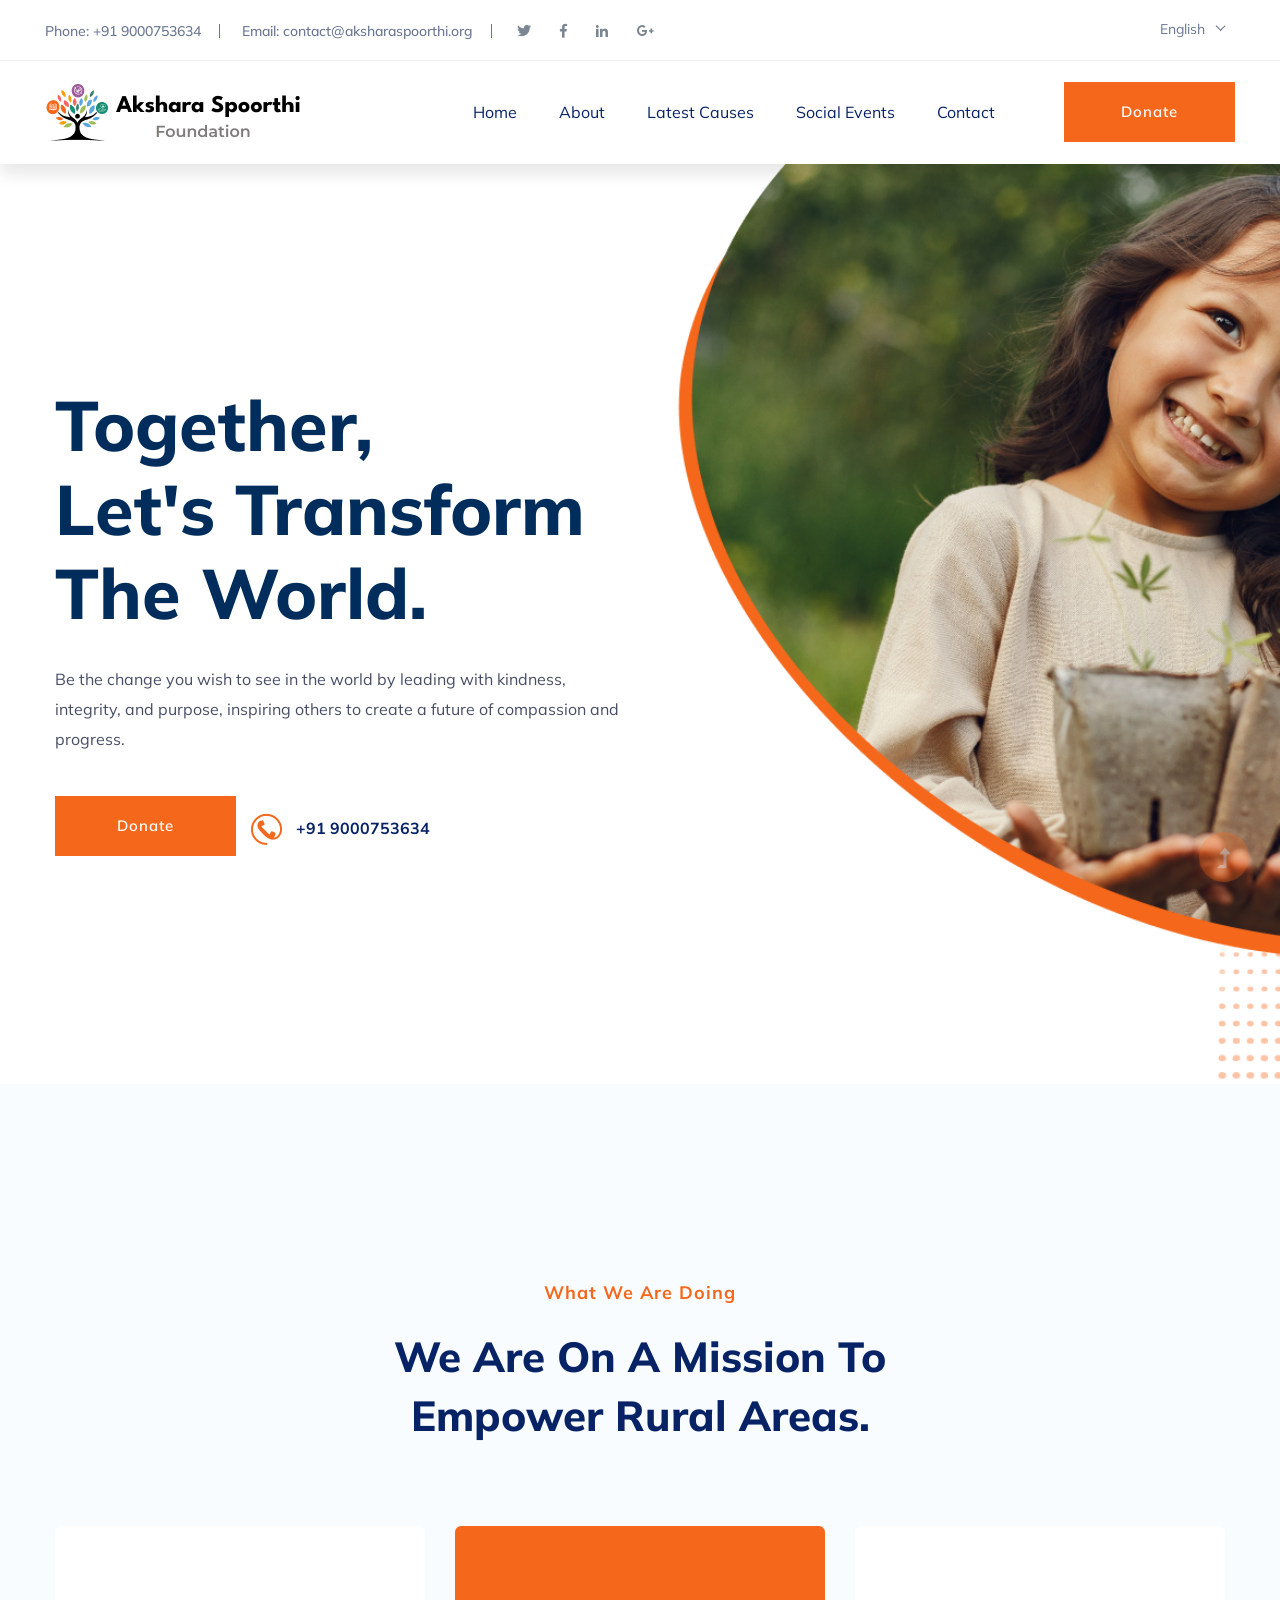
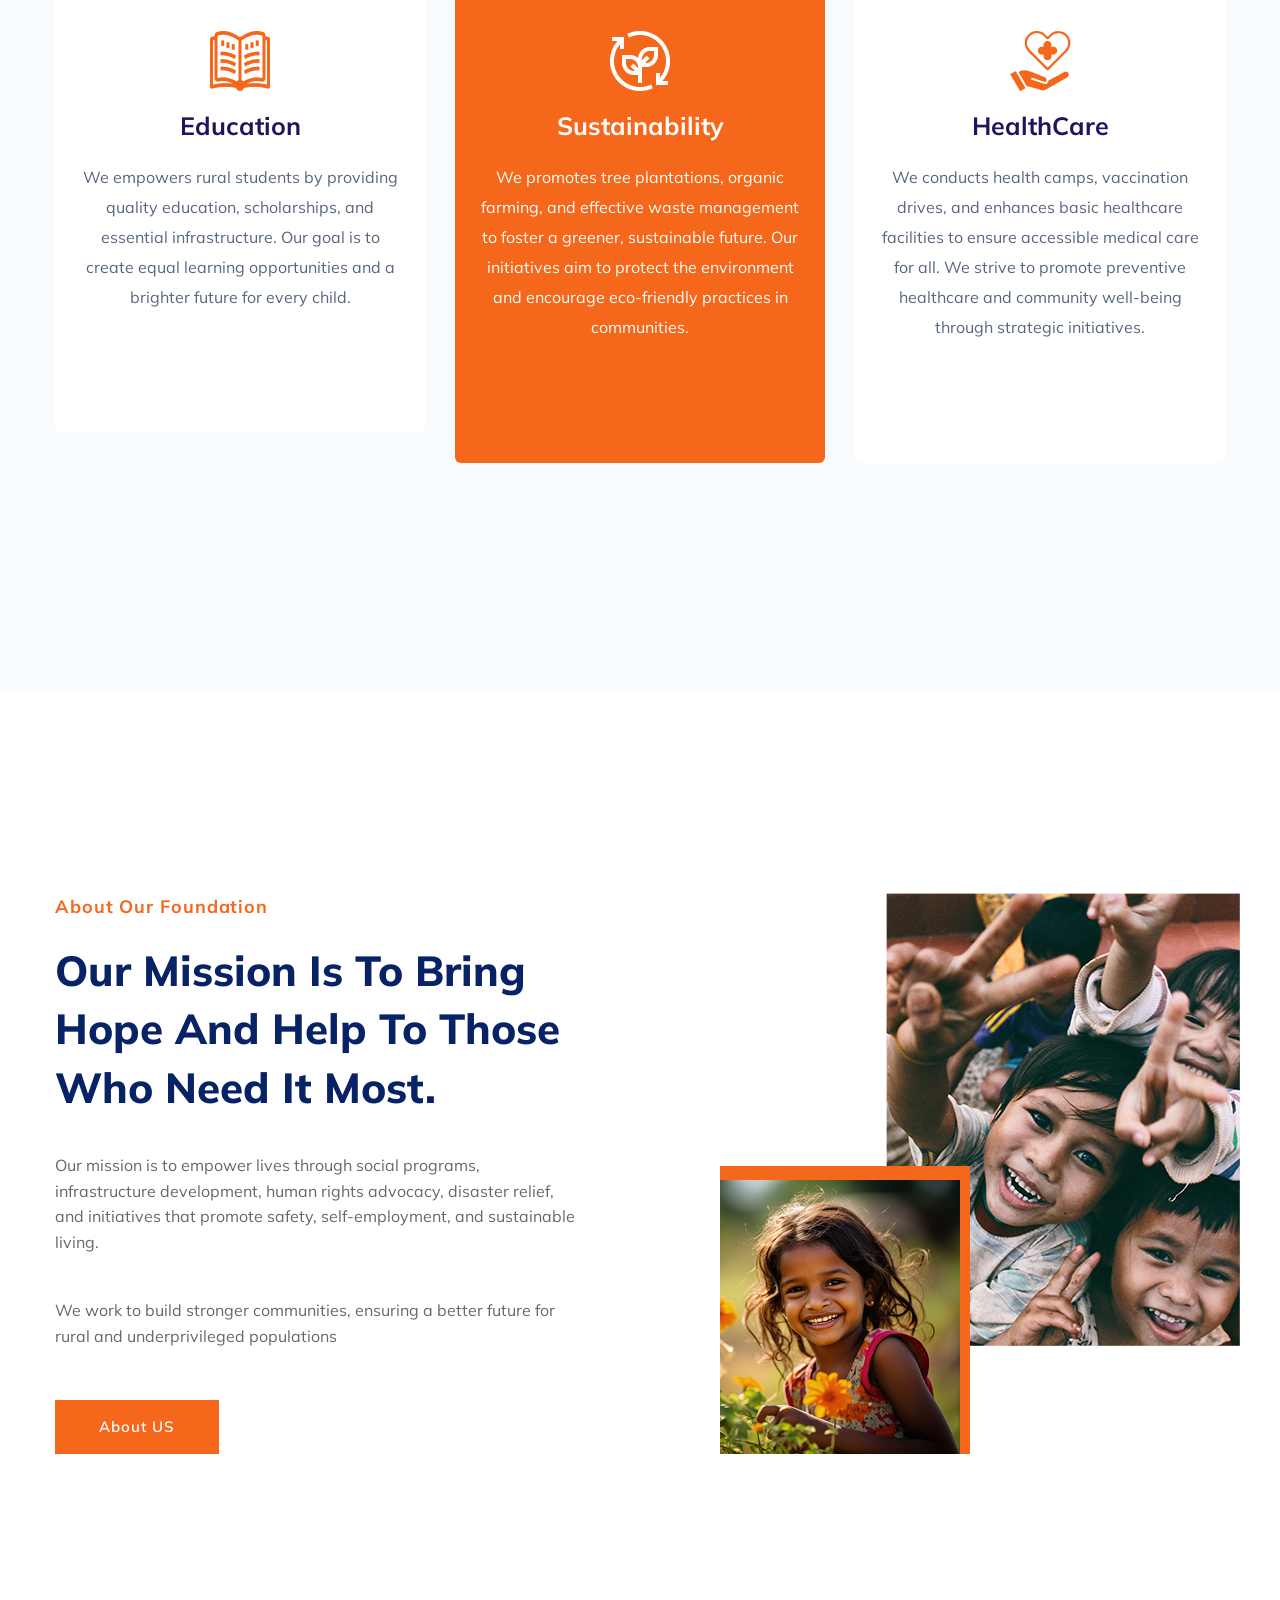
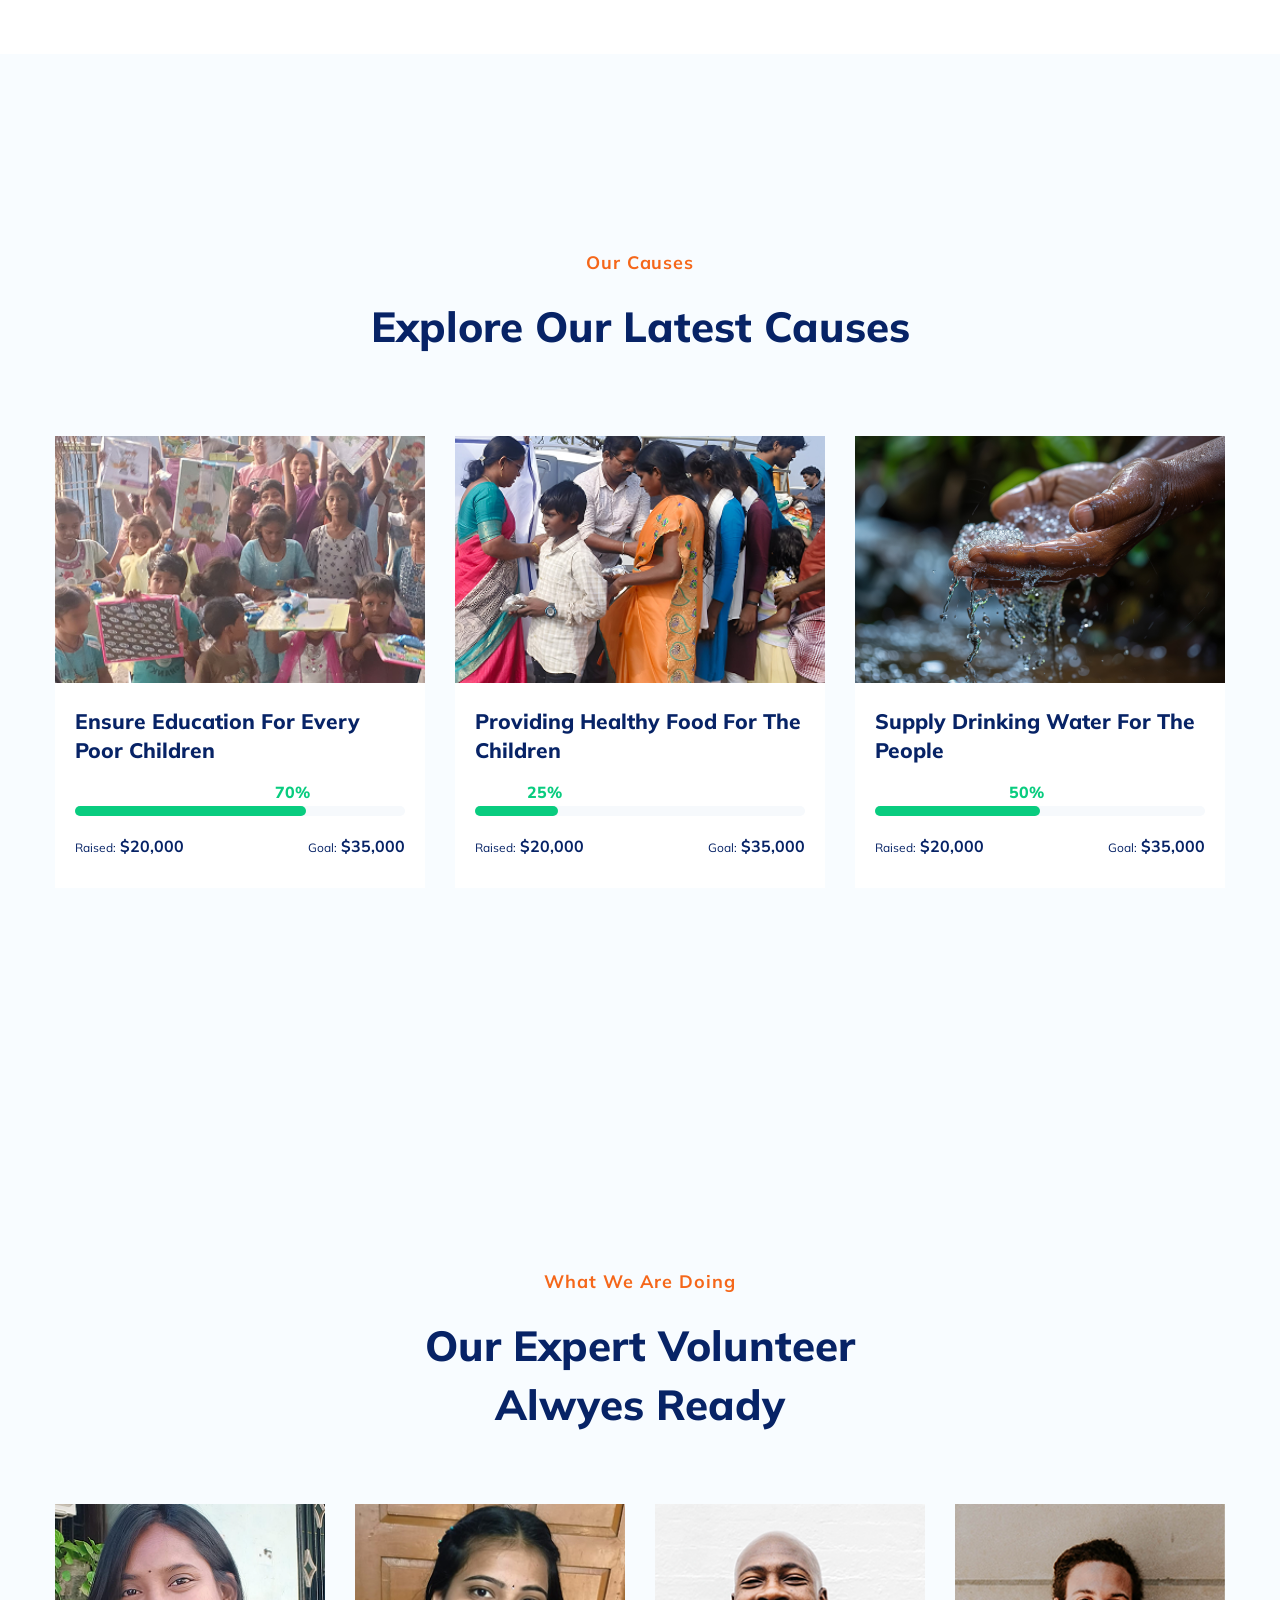
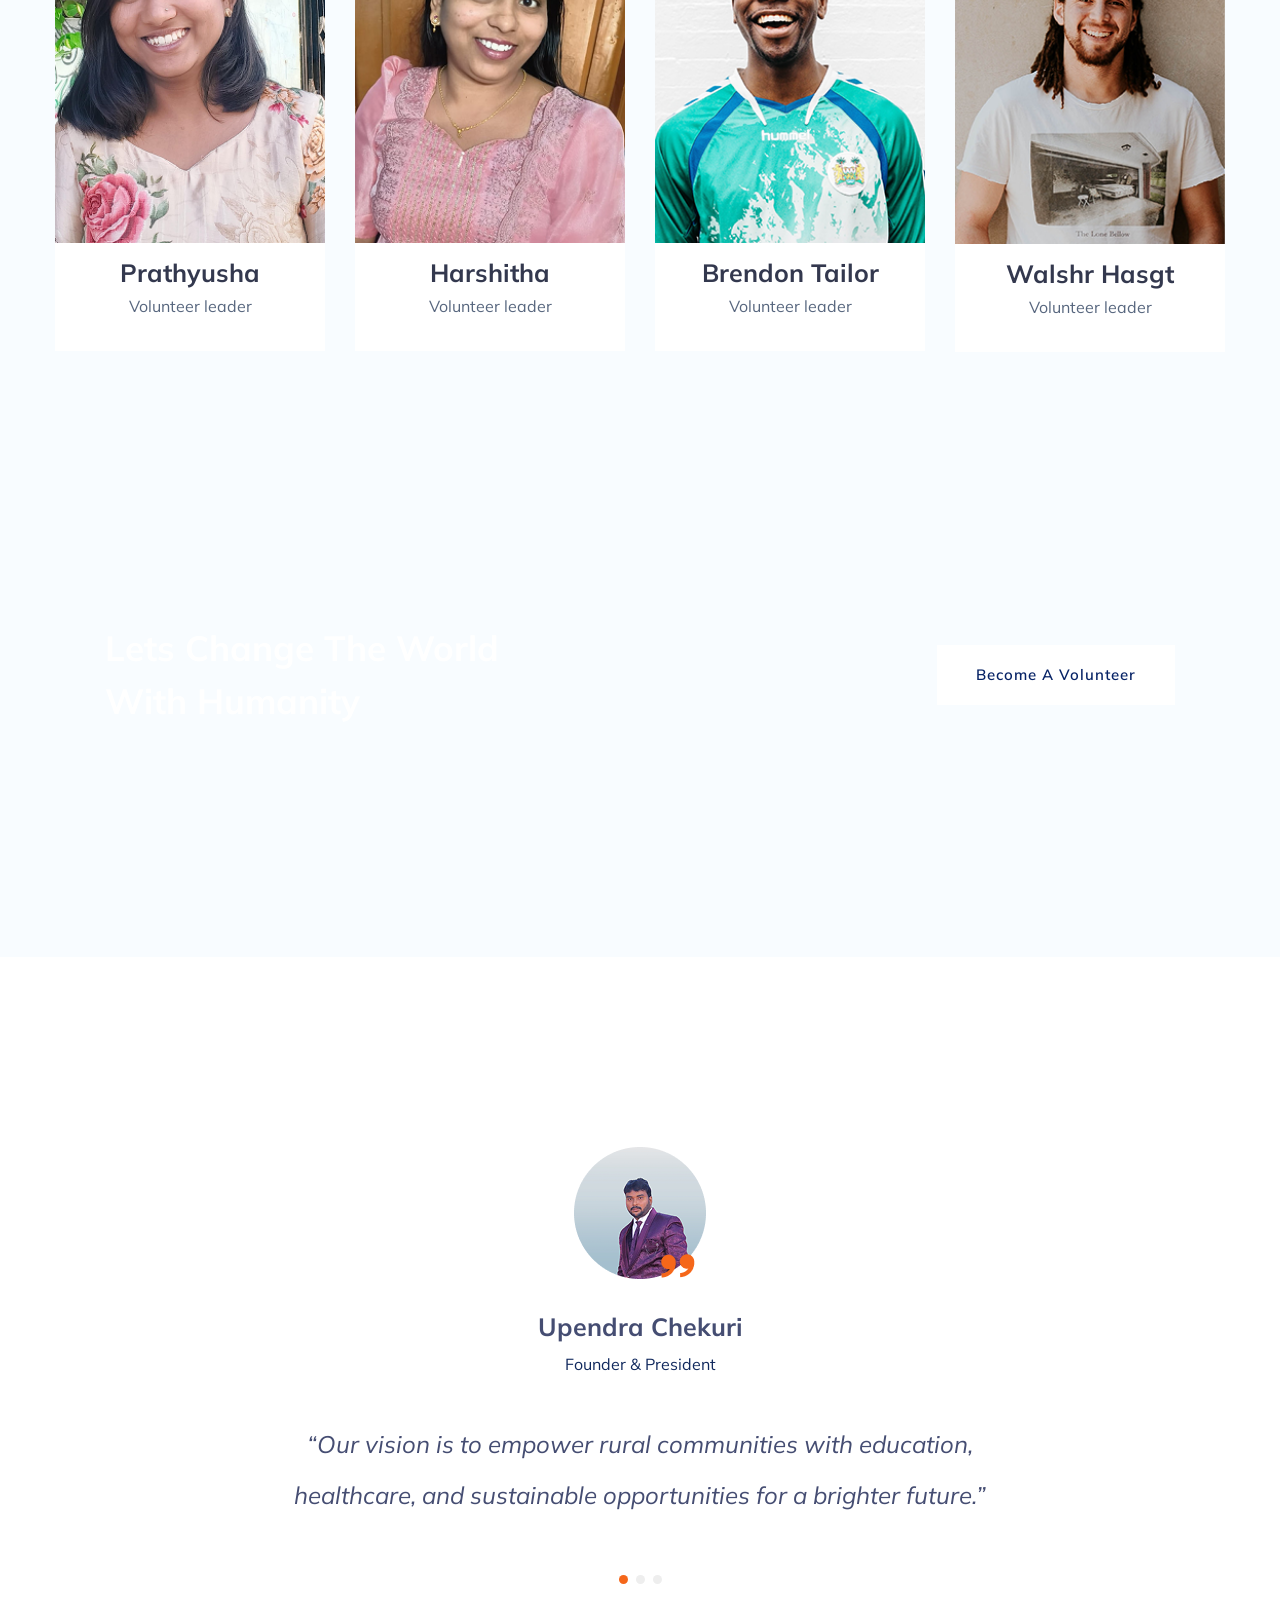
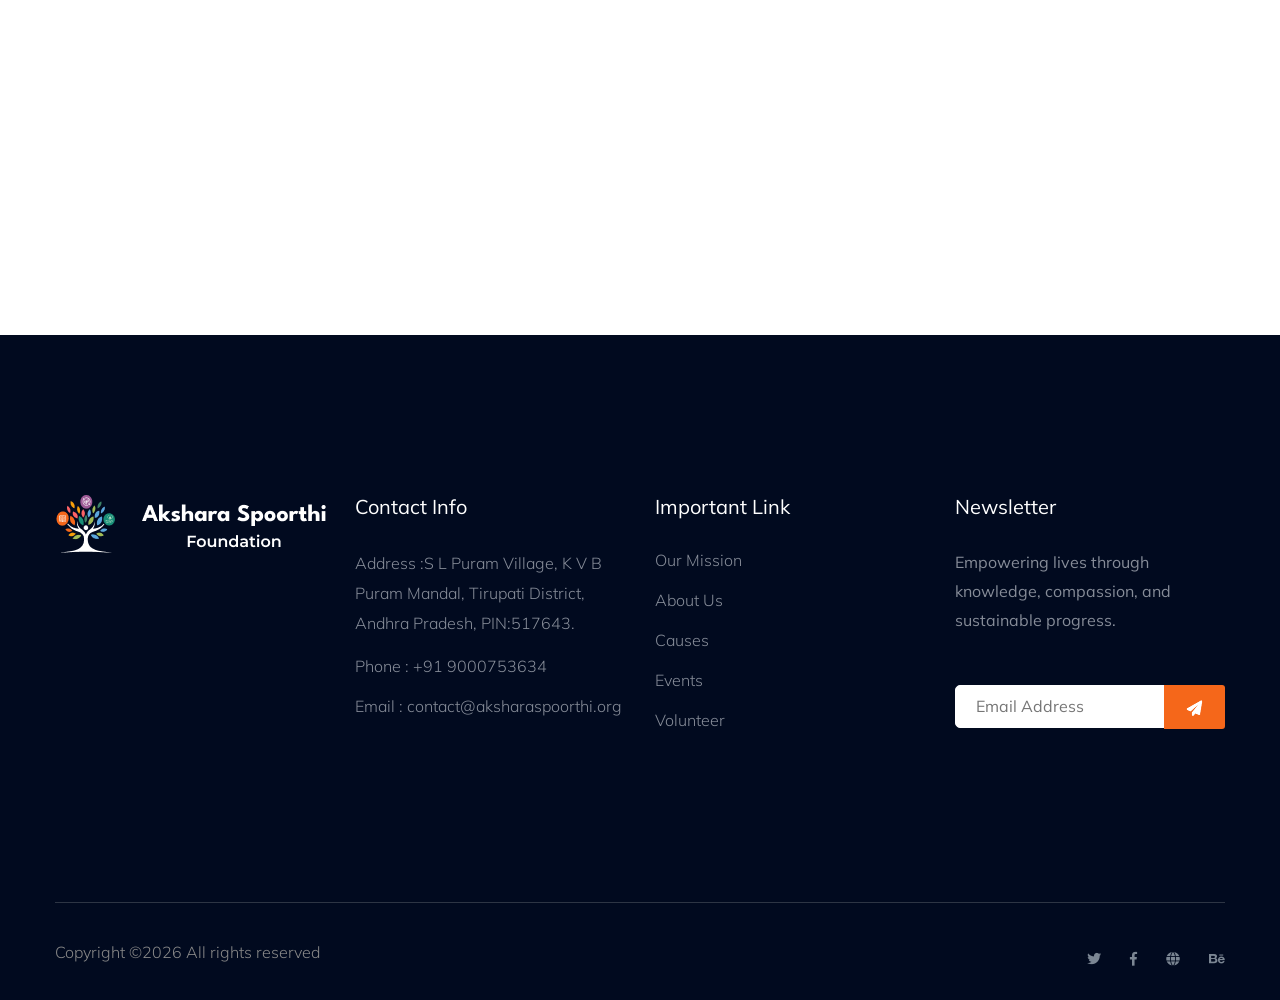
<file: index.html>
<!doctype html>
<html class="no-js" lang="zxx">
<head>
    <meta charset="utf-8">
    <meta http-equiv="x-ua-compatible" content="ie=edge">
    <title> Charity | Teamplate</title>
    <meta name="description" content="">
    <meta name="viewport" content="width=device-width, initial-scale=1">
    <link rel="manifest" href="site.webmanifest">
    <link rel="shortcut icon" type="image/x-icon" href="assets/img/akshara.svg">

	<!-- CSS here -->
	<link rel="stylesheet" href="assets/css/bootstrap.min.css">
	<link rel="stylesheet" href="assets/css/owl.carousel.min.css">
	<link rel="stylesheet" href="assets/css/slicknav.css">
    <link rel="stylesheet" href="assets/css/flaticon.css">
    <link rel="stylesheet" href="assets/css/progressbar_barfiller.css">
    <link rel="stylesheet" href="assets/css/gijgo.css">
    <link rel="stylesheet" href="assets/css/animate.min.css">
    <link rel="stylesheet" href="assets/css/animated-headline.css">
	<link rel="stylesheet" href="assets/css/magnific-popup.css">
	<link rel="stylesheet" href="assets/css/fontawesome-all.min.css">
	<link rel="stylesheet" href="assets/css/themify-icons.css">
	<link rel="stylesheet" href="assets/css/slick.css">
	<link rel="stylesheet" href="assets/css/nice-select.css">
	<link rel="stylesheet" href="assets/css/style.css">
</head>
<body>
    <!-- ? Preloader Start -->
    <div id="preloader-active">
        <div class="preloader d-flex align-items-center justify-content-center">
            <div class="preloader-inner position-relative">
                <div class="preloader-circle"></div>
                <div class="preloader-img pere-text">
                    <img src="assets/img/logo/loader.png" alt="">
                </div>
            </div>
        </div>
    </div>
    <!-- Preloader Start -->
    <header>
        <!-- Header Start -->
        <div class="header-area">
            <div class="main-header ">
                <div class="header-top d-none d-lg-block">
                    <div class="container-fluid">
                        <div class="col-xl-12">
                            <div class="row d-flex justify-content-between align-items-center">
                                <div class="header-info-left d-flex">
                                    <ul>     
                                        <li>Phone: +91 9000753634</li>
                                        <li>Email: contact@aksharaspoorthi.org</li>
                                    </ul>
                                    <div class="header-social">    
                                        <ul>
                                            <li><a href="#"><i class="fab fa-twitter"></i></a></li>
                                            <li><a  href="https://www.facebook.com/sai4ull"><i class="fab fa-facebook-f"></i></a></li>
                                            <li><a href="#"><i class="fab fa-linkedin-in"></i></a></li>
                                            <li> <a href="#"><i class="fab fa-google-plus-g"></i></a></li>
                                        </ul>
                                    </div>
                                </div>
                                <div class="header-info-right d-flex align-items-center">
                                    <div class="select-this">
                                        <form action="#">
                                            <div class="select-itms">
                                                <select name="select" id="select1">
                                                    <option value="">English</option>
                                                    <option value="">Telugu</option>
                                                    <option value="">Hindi</option>
                                                </select>
                                            </div>
                                        </form>
                                    </div>
                                    <!--<ul class="contact-now">     
                                        <li><a href="#">Subscribe Now</a></li>
                                    </ul>-->
                                </div>
                            </div>
                        </div>
                    </div>
                </div>
                <div class="header-bottom  header-sticky">
                    <div class="container-fluid">
                        <div class="row align-items-center">
                            <!-- Logo -->
                            <div class="col-xl-2 col-lg-2">
                                <div class="logo">
                                    <a href="index.html"><img src="assets/img/logo/logo.png" alt=""></a>
                                </div>
                            </div>
                            <div class="col-xl-10 col-lg-10">
                                <div class="menu-wrapper  d-flex align-items-center justify-content-end">
                                    <!-- Main-menu -->
                                    <div class="main-menu d-none d-lg-block">
                                        <nav>
                                            <ul id="navigation">                                                                                          
                                                <li><a href="index.html">Home</a></li>
                                                <li><a href="about.html">About</a></li>
                                                <li><a href="program.html">latest causes</a></li>
                                                <li><a href="events.html">social events </a></li>
                                                <!--<li><a href="blog.html">Blog</a>
                                                    <ul class="submenu">
                                                        <li><a href="blog.html">Blog</a></li>
                                                        <li><a href="blog_details.html">Blog Details</a></li>
                                                        <li><a href="elements.html">Element</a></li>
                                                    </ul>
                                                </li>-->
                                                <li><a href="contact.html">Contact</a></li>
                                            </ul>
                                        </nav>
                                    </div>
                                    <!-- Header-btn -->
                                    <div class="header-right-btn d-none d-lg-block ml-20">
                                        <a href="contact.html" class="btn header-btn">Donate</a>
                                    </div>
                                </div>
                            </div> 
                            <!-- Mobile Menu -->
                            <div class="col-12">
                                <div class="mobile_menu d-block d-lg-none"></div>
                            </div>
                        </div>
                    </div>
                </div>
            </div>
        </div>
        <!-- Header End -->
    </header>
    <!-- header end -->
    <main>
    <!-- slider Area Start-->
    <div class="slider-area">
        <div class="slider-active">
            <!-- Single Slider -->
            <div class="single-slider slider-height d-flex align-items-center">
                <div class="container">
                    <div class="row">
                        <div class="col-xl-6 col-lg-6 col-md-8 col-sm-10">
                            <div class="hero__caption">
                                <h1 data-animation="fadeInUp" data-delay=".6s">Together,  <br>Let's Transform the World.</h1>
                                <P data-animation="fadeInUp" data-delay=".8s" >Be the change you wish to see in the world by leading with kindness, integrity, and purpose, inspiring others to create a future of compassion and progress.</P>
                                <!-- Hero-btn -->
                                <div class="hero__btn">
                                    <a href="industries.html" class="btn hero-btn mb-10"  data-animation="fadeInLeft" data-delay=".8s">Donate</a>
                                    <a href="industries.html" class="cal-btn ml-15" data-animation="fadeInRight" data-delay="1.0s">
                                        <i class="flaticon-null"></i>
                                        <p>+91 9000753634</p>
                                    </a>
                                </div>
                            </div>
                        </div>
                    </div>
                </div>
            </div>
            <!-- Single Slider -->
            <div class="single-slider slider-height d-flex align-items-center">
                <div class="container">
                    <div class="row">
                        <div class="col-xl-6 col-lg-6 col-md-8 col-sm-10">
                            <div class="hero__caption">
                                <h1 data-animation="fadeInUp" data-delay=".6s">Our Helping to<br> the world.</h1>
                                <P data-animation="fadeInUp" data-delay=".8s" >Onsectetur adipiscing elit, sed do eiusmod tempor incididunt ut bore et dolore magnt, sed do eiusmod.</P>
                                <!-- Hero-btn -->
                                <div class="hero__btn">
                                    <a href="industries.html" class="btn hero-btn mb-10"  data-animation="fadeInLeft" data-delay=".8s">Donate</a>
                                    <a href="industries.html" class="cal-btn ml-15" data-animation="fadeInRight" data-delay="1.0s">
                                        <i class="flaticon-null"></i>
                                        <p>+91 9000753634</p>
                                    </a>
                                </div>
                            </div>
                        </div>
                    </div>
                </div>
            </div>
        </div>
    </div>
    <!-- slider Area End-->
    <!--? Services Area Start -->
    <div class="service-area section-padding30">
        <div class="container">
            <div class="row justify-content-center">
                <div class="col-xl-6 col-lg-7 col-md-10 col-sm-10">
                    <!-- Section Tittle -->
                    <div class="section-tittle text-center mb-80">
                        <span>What we are doing</span>
                        <h2>We are on a mission to empower rural areas.</h2>
                    </div>
                </div>
            </div>
            <div class="row">
                <div class="col-lg-4 col-md-6 col-sm-6">
                    <div class="single-cat text-center mb-50">
                        <div class="cat-icon">
                            <img src="assets/img/gallery/edor.png" alt="Clean Water" class="default-icon">
                            <img src="assets/img/gallery/edu.png" alt="Clean Water" class="hover-icon">
                        </div>
                        <div class="cat-cap">
                            <h5><a href="services.html">Education</a></h5>
                            <p>We empowers rural students by providing quality education, scholarships, and essential infrastructure. Our goal is to create equal learning opportunities and a brighter future for every child.</p>
                        </div>
                    </div>
                </div>
                <div class="col-lg-4 col-md-6 col-sm-6">
                    <div class="single-cat active text-center mb-50">
                        <div class="cat-icon">
                            <img src="assets/img/gallery/sus.png" alt="Clean Water">
                        </div>
                        <div class="cat-cap">
                            <h5><a href="services.html">Sustainability</a></h5>
                            <p>We promotes tree plantations, organic farming, and effective waste management to foster a greener, sustainable future. Our initiatives aim to protect the environment and encourage eco-friendly practices in communities.</p>
                        </div>
                    </div>
                </div>
                <div class="col-lg-4 col-md-6 col-sm-6">
                    <div class="single-cat text-center mb-50">
                        <div class="cat-icon">
                            <img src="assets/img/gallery/helor.png" alt="Clean Water" class="default-icon">
                            <img src="assets/img/gallery/hel.png" alt="Clean Water" class="hover-icon">
                        </div>
                        <div class="cat-cap">
                            <h5><a href="services.html">HealthCare</a></h5>
                            <p>We conducts health camps, vaccination drives, and enhances basic healthcare facilities to ensure accessible medical care for all. We strive to promote preventive healthcare and community well-being through strategic initiatives.</p>
                        </div>
                    </div>
                </div>
            </div>
        </div>
    </div>
    <!-- Services Area End -->
    <!--? About Law Start-->
    <section class="about-low-area section-padding2">
        <div class="container">
            <div class="row">
                <div class="col-lg-6 col-md-10">
                    <div class="about-caption mb-50">
                        <!-- Section Tittle -->
                        <div class="section-tittle mb-35">
                            <span>About our foundation</span>
                            <h2>Our mission is to bring hope and help to those who need it most.</h2>
                        </div>
                        <p>Our mission is to empower lives through social programs, infrastructure development, human rights advocacy, disaster relief, and initiatives that promote safety, self-employment, and sustainable living.</p>
                        <p>We work to build stronger communities, ensuring a better future for rural and underprivileged populations</p>
                    </div>
                    <a href="about.html" class="btn">About US</a>
                </div>
                <div class="col-lg-6 col-md-12">
                    <!-- about-img -->
                    <div class="about-img ">
                        <div class="about-font-img d-none d-lg-block">
                            <img src="assets/img/gallery/about2.png" alt="">
                        </div>
                        <div class="about-back-img ">
                            <img src="assets/img/gallery/about1.png" alt="">
                        </div>
                    </div>
                </div>
            </div>
        </div>
    </section>
    <!-- About Law End-->
    <!-- Our Cases Start -->
    <div class="our-cases-area section-padding30">
        <div class="container">
            <div class="row justify-content-center">
                <div class="col-xl-6 col-lg-7 col-md-10 col-sm-10">
                    <!-- Section Tittle -->
                    <div class="section-tittle text-center mb-80">
                        <span>Our Causes</span>
                        <h2>Explore our latest causes</h2>
                    </div>
                </div>
            </div>
            <div class="row">
                <div class="col-lg-4 col-md-6 col-sm-6">
                    <div class="single-cases mb-40">
                        <div class="cases-img">
                            <img src="assets/img/gallery/case1.png" alt="">
                        </div>
                        <div class="cases-caption">
                            <h3><a href="#">Ensure Education For Every Poor Children</a></h3>
                            <!-- Progress Bar -->
                            <div class="single-skill mb-15">
                                <div class="bar-progress">
                                    <div id="bar1" class="barfiller">
                                        <div class="tipWrap">
                                            <span class="tip"></span>
                                        </div>
                                        <span class="fill" data-percentage="70"></span>
                                    </div>
                                </div>
                            </div>
                            <!-- / progress -->
                            <div class="prices d-flex justify-content-between">
                                <p>Raised:<span> $20,000</span></p>
                                <p>Goal:<span> $35,000</span></p>
                            </div>
                        </div>
                    </div>
                </div>
                <div class="col-lg-4 col-md-6 col-sm-6">
                    <div class="single-cases mb-40">
                        <div class="cases-img">
                            <img src="assets/img/gallery/case3.png" alt="">
                        </div>
                        <div class="cases-caption">
                            <h3><a href="#">Providing Healthy Food For The Children</a></h3>
                            <!-- Progress Bar -->
                            <div class="single-skill mb-15">
                                <div class="bar-progress">
                                    <div id="bar2" class="barfiller">
                                        <div class="tipWrap">
                                            <span class="tip"></span>
                                        </div>
                                        <span class="fill" data-percentage="25"></span>
                                    </div>
                                </div>
                            </div>
                            <!-- / progress -->
                            <div class="prices d-flex justify-content-between">
                                <p>Raised:<span> $20,000</span></p>
                                <p>Goal:<span> $35,000</span></p>
                            </div>
                        </div>
                    </div>
                </div>
                <div class="col-lg-4 col-md-6 col-sm-6">
                    <div class="single-cases mb-40">
                        <div class="cases-img">
                            <img src="assets/img/gallery/case3.jpg" alt="">
                        </div>
                        <div class="cases-caption">
                            <h3><a href="#">Supply Drinking Water For  The People</a></h3>
                            <!-- Progress Bar -->
                            <div class="single-skill mb-15">
                                <div class="bar-progress">
                                    <div id="bar3" class="barfiller">
                                        <div class="tipWrap">
                                            <span class="tip"></span>
                                        </div>
                                        <span class="fill" data-percentage="50"></span>
                                    </div>
                                </div>
                            </div>
                            <!-- / progress -->
                            <div class="prices d-flex justify-content-between">
                                <p>Raised:<span> $20,000</span></p>
                                <p>Goal:<span> $35,000</span></p>
                            </div>
                        </div>
                    </div>
                </div>
            </div>
        </div>
    </div>
    <!-- Our Cases End -->
    <!-- Featured_job_start -->
    <!--<section class="featured-job-area section-padding30 section-bg2" data-background="assets/img/gallery/section_bg03.png">
        <div class="container">
            <div class="row justify-content-center">
                <div class="col-xl-7 col-lg-9 col-md-10 col-sm-12">
                    <div class="section-tittle text-center mb-80">
                        <span>What we are Doing</span>
                        <h2>We arrange many social events for charity donations</h2>
                    </div>
                </div>
            </div>
            <div class="row justify-content-center">
                <div class="col-lg-9 col-md-12">
                    <div class="single-job-items mb-30">
                        <div class="job-items">
                            <div class="company-img">
                                <a href="#"><img src="assets/img/gallery/socialEvents1.png" alt=""></a>
                            </div>
                            <div class="job-tittle">
                                <a href="#"><h4>Donation is Hope</h4></a>
                                <ul>
                                    <li><i class="far fa-clock"></i>8:30 - 9:30am</li>
                                    <li><i class="fas fa-sort-amount-down"></i>18.01.2021</li>
                                    <li><i class="fas fa-map-marker-alt"></i>Athens, Greece</li>
                                </ul>
                            </div>
                        </div>
                    </div>
                </div>
                <div class="col-lg-9 col-md-12">
                    <div class="single-job-items mb-30">
                        <div class="job-items">
                            <div class="company-img">
                                <a href="#"><img src="assets/img/gallery/socialEvents2.png" alt=""></a>
                            </div>
                            <div class="job-tittle">
                                <a href="#"><h4>A hand for Children</h4></a>
                                <ul>
                                    <li><i class="far fa-clock"></i>8:30 - 9:30am</li>
                                    <li><i class="fas fa-sort-amount-down"></i>18.01.2021</li>
                                    <li><i class="fas fa-map-marker-alt"></i>Athens, Greece</li>
                                </ul>
                            </div>
                        </div>
                    </div>
                </div>
                <div class="col-lg-9 col-md-12">
]                    <div class="single-job-items mb-30">
                        <div class="job-items">
                            <div class="company-img">
                                <a href="#"><img src="assets/img/gallery/socialEvents3.png" alt=""></a>
                            </div>
                            <div class="job-tittle">
                                <a href="#"><h4>Help for Children</h4></a>
                                <ul>
                                    <li><i class="far fa-clock"></i>8:30 - 9:30am</li>
                                    <li><i class="fas fa-sort-amount-down"></i>18.01.2021</li>
                                    <li><i class="fas fa-map-marker-alt"></i>Athens, Greece</li>
                                </ul>
                            </div>
                        </div>
                    </div>
                </div>
            </div>
        </div>
    </section>-->
    <!-- Featured_job_end -->
    <!--? Team Ara Start -->
    <div class="team-area pt-160 pb-160">
        <div class="container">
            <div class="row justify-content-center">
                <div class="col-xl-6 col-lg-7 col-md-10 col-sm-10">
                    <!-- Section Tittle -->
                    <div class="section-tittle section-tittle2 text-center mb-70">
                        <span>What we are doing</span>
                        <h2>Our Expert Volunteer Alwyes ready</h2>
                    </div> 
                </div>
            </div>
            <div class="row">
                <div class="col-lg-3 col-md-6 col-sm-6">
                    <div class="single-team mb-30">
                        <div class="team-img">
                            <img src="assets/img/gallery/team1.png" alt="">
                            <!-- Blog Social -->
                            <ul class="team-social">
                                <li><a href="#"><i class="fab fa-facebook-f"></i></a></li>
                                <li><a href="#"><i class="fab fa-twitter"></i></a></li>
                                <li><a href="#"><i class="fas fa-globe"></i></a></li>
                            </ul>
                        </div>
                        <div class="team-caption">
                            <h3><a href="instructor.html">Prathyusha</a></h3>
                            <p>Volunteer leader</p>
                        </div>
                    </div>
                </div>
                <div class="col-lg-3 col-md-6 col-sm-6">
                    <div class="single-team mb-30">
                        <div class="team-img">
                            <img src="assets/img/gallery/team2.png" alt="">
                            <!-- Blog Social -->
                            <ul class="team-social">
                                <li><a href="#"><i class="fab fa-facebook-f"></i></a></li>
                                <li><a href="#"><i class="fab fa-twitter"></i></a></li>
                                <li><a href="#"><i class="fas fa-globe"></i></a></li>
                            </ul>
                        </div>
                        <div class="team-caption">
                            <h3><a href="instructor.html">Harshitha</a></h3>
                            <p>Volunteer leader</p>
                        </div>
                    </div>
                </div>
                <div class="col-lg-3 col-md-6 col-sm-6">
                    <div class="single-team mb-30">
                        <div class="team-img">
                            <img src="assets/img/gallery/team3.png" alt="">
                            <!-- Blog Social -->
                            <ul class="team-social">
                                <li><a href="#"><i class="fab fa-facebook-f"></i></a></li>
                                <li><a href="#"><i class="fab fa-twitter"></i></a></li>
                                <li><a href="#"><i class="fas fa-globe"></i></a></li>
                            </ul>
                        </div>
                        <div class="team-caption">
                            <h3><a href="instructor.html">Brendon Tailor</a></h3>
                            <p>Volunteer leader</p>
                        </div>
                    </div>
                </div>
                <div class="col-lg-3 col-md-6 col-sm-6">
                    <div class="single-team mb-30">
                        <div class="team-img">
                            <img src="assets/img/gallery/team4.png" alt="">
                            <!-- Blog Social -->
                            <ul class="team-social">
                                <li><a href="#"><i class="fab fa-facebook-f"></i></a></li>
                                <li><a href="#"><i class="fab fa-twitter"></i></a></li>
                                <li><a href="#"><i class="fas fa-globe"></i></a></li>
                            </ul>
                        </div>
                        <div class="team-caption">
                            <h3><a href="instructor.html">Walshr Hasgt</a></h3>
                            <p>Volunteer leader</p>
                        </div>
                    </div>
                </div>
            </div>
        </div>
    </div>
    <!-- Team Ara End -->
    <!-- Want To work -->
    <section class="wantToWork-area ">
        <div class="container">
            <div class="wants-wrapper w-padding2  section-bg" data-background="assets/img/gallery/section_bg01.png">
                <div class="row align-items-center justify-content-between">
                    <div class="col-xl-5 col-lg-9 col-md-8">
                        <div class="wantToWork-caption wantToWork-caption2">
                            <h2>Lets Change The World With Humanity</h2>
                        </div>
                    </div>
                    <div class="col-xl-2 col-lg-3 col-md-4">
                        <a href="#" class="btn white-btn f-right sm-left">Become A Volunteer</a>
                    </div>
                </div>
            </div>
        </div>
    </section>
    <!-- Want To work End -->
    <!--? Testimonial Start -->
    <div class="testimonial-area testimonial-padding">
        <div class="container">
            <!-- Testimonial contents -->
            <div class="row d-flex justify-content-center">
                <div class="col-xl-8 col-lg-8 col-md-10">
                    <div class="h1-testimonial-active dot-style">
                        <!-- Single Testimonial -->
                        <div class="single-testimonial text-center">
                            <div class="testimonial-caption ">
                                <!-- founder -->
                                <div class="testimonial-founder">
                                    <div class="founder-img mb-40">
                                        <img src="assets/img/gallery/upendra.png" alt="">
                                        <span>Upendra Chekuri</span>
                                        <p>Founder & President</p>
                                    </div>
                                </div>
                                <div class="testimonial-top-cap">
                                    <p>“Our vision is to empower rural communities with education, healthcare, and sustainable opportunities for a brighter future.”</p>
                                </div>
                            </div>
                        </div>
                        <!-- Single Testimonial -->
                        <div class="single-testimonial text-center">
                            <div class="testimonial-caption ">
                                <!-- founder -->
                                <div class="testimonial-founder">
                                    <div class="founder-img mb-40">
                                        <img src="assets/img/gallery/testimonial.png" alt="">
                                        <span>Ranjith Subramani</span>
                                        <p>Co-Founder and Secretary</p>
                                    </div>
                                </div>
                                <div class="testimonial-top-cap">
                                    <p>“Our vision is to empower rural communities with education, healthcare, and sustainable opportunities for a brighter future.”</p>
                                </div>
                            </div>
                        </div>
                        <!-- Single Testimonial -->
                        <div class="single-testimonial text-center">
                            <div class="testimonial-caption ">
                                <!-- founder -->
                                <div class="testimonial-founder">
                                    <div class="founder-img mb-40">
                                        <img src="assets/img/gallery/testimonial.png" alt="">
                                        <span>Mythili Kannali</span>
                                        <p>Vice-President & Women welfare Advisor</p>
                                    </div>
                                </div>
                                <div class="testimonial-top-cap">
                                    <p>“Our vision is to empower rural communities with education, healthcare, and sustainable opportunities for a brighter future.”</p>
                                </div>
                            </div>
                        </div>
                    </div>
                </div>
            </div>
        </div>
    </div>
    <!-- Testimonial End -->
    <!--? Blog Area Start -->
    <!--<section class="home-blog-area section-padding30">
        <div class="container">-->
            <!-- Section Tittle -->
            <!--<div class="row justify-content-center">
                <div class="col-xl-5 col-lg-6 col-md-9 col-sm-10">
                    <div class="section-tittle text-center mb-90">
                        <span>Our recent blog</span>
                        <h2>Latest News from our recent blog</h2>
                    </div>
                </div>
            </div>
            <div class="row">
                <div class="col-xl-6 col-lg-6 col-md-6">
                    <div class="home-blog-single mb-30">
                        <div class="blog-img-cap">
                            <div class="blog-img">
                                <img src="assets/img/gallery/home-blog1.png" alt="">-->
                                <!-- Blog date -->
                                <!--<div class="blog-date text-center">
                                    <span>24</span>
                                    <p>Now</p>
                                </div>
                            </div>
                            <div class="blog-cap">
                                <p>Creative derector</p>
                                <h3><a href="blog_details.html">Footprints in Time is perfect House in Kurashiki</a></h3>
                            </div>
                        </div>
                    </div>
                </div>
                <div class="col-xl-6 col-lg-6 col-md-6">
                    <div class="home-blog-single mb-30">
                        <div class="blog-img-cap">
                            <div class="blog-img">
                                <img src="assets/img/gallery/home-blog2.png" alt="">-->
                                <!-- Blog date -->
                                <!--<div class="blog-date text-center">
                                    <span>24</span>
                                    <p>Now</p>
                                </div>
                            </div>
                            <div class="blog-cap">
                                <p>Creative derector</p>
                                <h3><a href="blog_details.html">Footprints in Time is perfect House in Kurashiki</a></h3>
                            </div>
                        </div>
                    </div>
                </div>
            </div>
        </div>
    </section>-->
    <!-- Blog Area End -->
    <!--? Count Down Start -->
    <div class="count-down-area pt-25 section-bg" data-background="assets/img/gallery/section_bg02.png">
        <div class="container">
            <div class="row justify-content-center">
                <div class="col-lg-12 col-md-12">
                    <div class="count-down-wrapper" >
                        <div class="row justify-content-between">
                            <div class="col-lg-3 col-md-6 col-sm-6">
                                <!-- Counter Up -->
                                <div class="single-counter text-center">
                                    <span class="counter color-green">6,200</span>
                                    <span class="plus">+</span>
                                    <p class="color-green">Donation</p>
                                </div>
                            </div>
                            <div class="col-lg-3 col-md-6 col-sm-6">
                                <!-- Counter Up -->
                                <div class="single-counter text-center">
                                    <span class="counter color-green">80</span>
                                    <span class="plus">+</span>
                                    <p class="color-green">Fund Raised</p>
                                </div>
                            </div>
                            <div class="col-lg-3 col-md-6 col-sm-6">
                                <!-- Counter Up -->
                                <div class="single-counter text-center">
                                    <span class="counter color-green">256</span>
                                    <span class="plus">+</span>
                                    <p class="color-green">Donation</p>
                                </div>
                            </div>
                            <div class="col-lg-3 col-md-6 col-sm-6">
                                <!-- Counter Up -->
                                <div class="single-counter text-center">
                                    <span class="counter color-green">256</span>
                                    <span class="plus">+</span>
                                    <p class="color-green">Donation</p>
                                </div>
                            </div>
                        </div>
                    </div>
                </div>
            </div>
        </div>
    </div>
    <!-- Count Down End -->
    </main>
    <footer>
        <div class="footer-wrapper section-bg2" data-background="assets/img/gallery/footer_bg.png">
            <!-- Footer Top-->
            <div class="footer-area footer-padding">
                <div class="container">
                    <div class="row d-flex justify-content-between">
                        <div class="col-xl-3 col-lg-3 col-md-4 col-sm-6">
                        <div class="single-footer-caption mb-50">
                            <div class="single-footer-caption mb-30">
                                <div class="footer-tittle">
                                    <div class="footer-logo mb-20">
                                        <a href="index.html"><img src="assets/img/logo/logo2_footer.png" alt=""></a>
                                    </div>
                                </div>
                            </div>
                        </div>
                        </div>
                        <div class="col-xl-3 col-lg-3 col-md-4 col-sm-5">
                            <div class="single-footer-caption mb-50">
                                <div class="footer-tittle">
                                    <h4>Contact Info</h4>
                                    <ul>
                                        <li>
                                            <p>Address :S L Puram Village,
                                                K V B Puram Mandal, 
                                                Tirupati District,
                                                Andhra Pradesh, PIN:517643.</p>
                                        </li>
                                        <li><a href="#">Phone : +91 9000753634</a></li>
                                        <li><a href="#">Email : contact@aksharaspoorthi.org</a></li>
                                    </ul>
                                </div>

                            </div>
                        </div>
                        <div class="col-xl-3 col-lg-3 col-md-4 col-sm-5">
                            <div class="single-footer-caption mb-50">
                                <div class="footer-tittle">
                                    <h4>Important Link</h4>
                                    <ul>
                                        <li><a href="#">Our Mission</a></li>
                                        <li><a href="#">About Us</a></li>
                                        <li><a href="#">Causes</a></li>
                                        <li><a href="#">Events</a></li>
                                        <li><a href="#">Volunteer</a></li>
                                    </ul>
                                </div>
                            </div>
                        </div>
                        <div class="col-xl-3 col-lg-3 col-md-4 col-sm-5">
                            <div class="single-footer-caption mb-50">
                                <div class="footer-tittle">
                                    <h4>Newsletter</h4>
                                    <div class="footer-pera footer-pera2">
                                    <p>Empowering lives through knowledge, compassion, and sustainable progress.</p>
                                </div>
                                <!-- Form -->
                                <div class="footer-form" >
                                    <div id="mc_embed_signup">
                                        <form target="_blank" action="https://spondonit.us12.list-manage.com/subscribe/post?u=1462626880ade1ac87bd9c93a&amp;id=92a4423d01"
                                        method="get" class="subscribe_form relative mail_part">
                                            <input type="email" name="email" id="newsletter-form-email" placeholder="Email Address"
                                            class="placeholder hide-on-focus" onfocus="this.placeholder = ''"
                                            onblur="this.placeholder = ' Email Address '">
                                            <div class="form-icon">
                                                <button type="submit" name="submit" id="newsletter-submit"
                                                class="email_icon newsletter-submit button-contactForm"><img src="assets/img/gallery/form.png" alt=""></button>
                                            </div>
                                            <div class="mt-10 info"></div>
                                        </form>
                                    </div>
                                </div>
                                </div>
                            </div>
                        </div>
                    </div>
                </div>
            </div>
            <!-- footer-bottom -->
            <div class="footer-bottom-area">
                <div class="container">
                    <div class="footer-border">
                        <div class="row d-flex justify-content-between align-items-center">
                            <div class="col-xl-10 col-lg-9 ">
                                <div class="footer-copy-right">
                                    <p><!-- Link back to Colorlib can't be removed. Template is licensed under CC BY 3.0. -->
  Copyright &copy;<script>document.write(new Date().getFullYear());</script> All rights reserved
  <!-- Link back to Colorlib can't be removed. Template is licensed under CC BY 3.0. --></p>
                                </div>
                            </div>
                            <div class="col-xl-2 col-lg-3">
                                <div class="footer-social f-right">
                                    <a href="#"><i class="fab fa-twitter"></i></a>
                                    <a  href="https://www.facebook.com/sai4ull"><i class="fab fa-facebook-f"></i></a>
                                    <a href="#"><i class="fas fa-globe"></i></a>
                                    <a href="#"><i class="fab fa-behance"></i></a>
                                </div>
                            </div>
                        </div>
                    </div>
                </div>
            </div>
        </div>
    </footer>

    <!-- Scroll Up -->
    <div id="back-top" >
        <a title="Go to Top" href="#"> <i class="fas fa-level-up-alt"></i></a>
    </div>

    <!-- JS here -->

    <script src="./assets/js/vendor/modernizr-3.5.0.min.js"></script>
    <!-- Jquery, Popper, Bootstrap -->
    <script src="./assets/js/vendor/jquery-1.12.4.min.js"></script>
    <script src="./assets/js/popper.min.js"></script>
    <script src="./assets/js/bootstrap.min.js"></script>
    <!-- Jquery Mobile Menu -->
    <script src="./assets/js/jquery.slicknav.min.js"></script>

    <!-- Jquery Slick , Owl-Carousel Plugins -->
    <script src="./assets/js/owl.carousel.min.js"></script>
    <script src="./assets/js/slick.min.js"></script>
    <!-- One Page, Animated-HeadLin -->
    <script src="./assets/js/wow.min.js"></script>
    <script src="./assets/js/animated.headline.js"></script>
    <script src="./assets/js/jquery.magnific-popup.js"></script>

    <!-- Date Picker -->
    <script src="./assets/js/gijgo.min.js"></script>
    <!-- Nice-select, sticky -->
    <script src="./assets/js/jquery.nice-select.min.js"></script>
    <script src="./assets/js/jquery.sticky.js"></script>
    <!-- Progress -->
    <script src="./assets/js/jquery.barfiller.js"></script>
    
    <!-- counter , waypoint,Hover Direction -->
    <script src="./assets/js/jquery.counterup.min.js"></script>
    <script src="./assets/js/waypoints.min.js"></script>
    <script src="./assets/js/jquery.countdown.min.js"></script>
    <script src="./assets/js/hover-direction-snake.min.js"></script>

    <!-- contact js -->
    <script src="./assets/js/contact.js"></script>
    <script src="./assets/js/jquery.form.js"></script>
    <script src="./assets/js/jquery.validate.min.js"></script>
    <script src="./assets/js/mail-script.js"></script>
    <script src="./assets/js/jquery.ajaxchimp.min.js"></script>
    
    <!-- Jquery Plugins, main Jquery -->	
    <script src="./assets/js/plugins.js"></script>
    <script src="./assets/js/main.js"></script>
    
    </body>
</html>
</file>
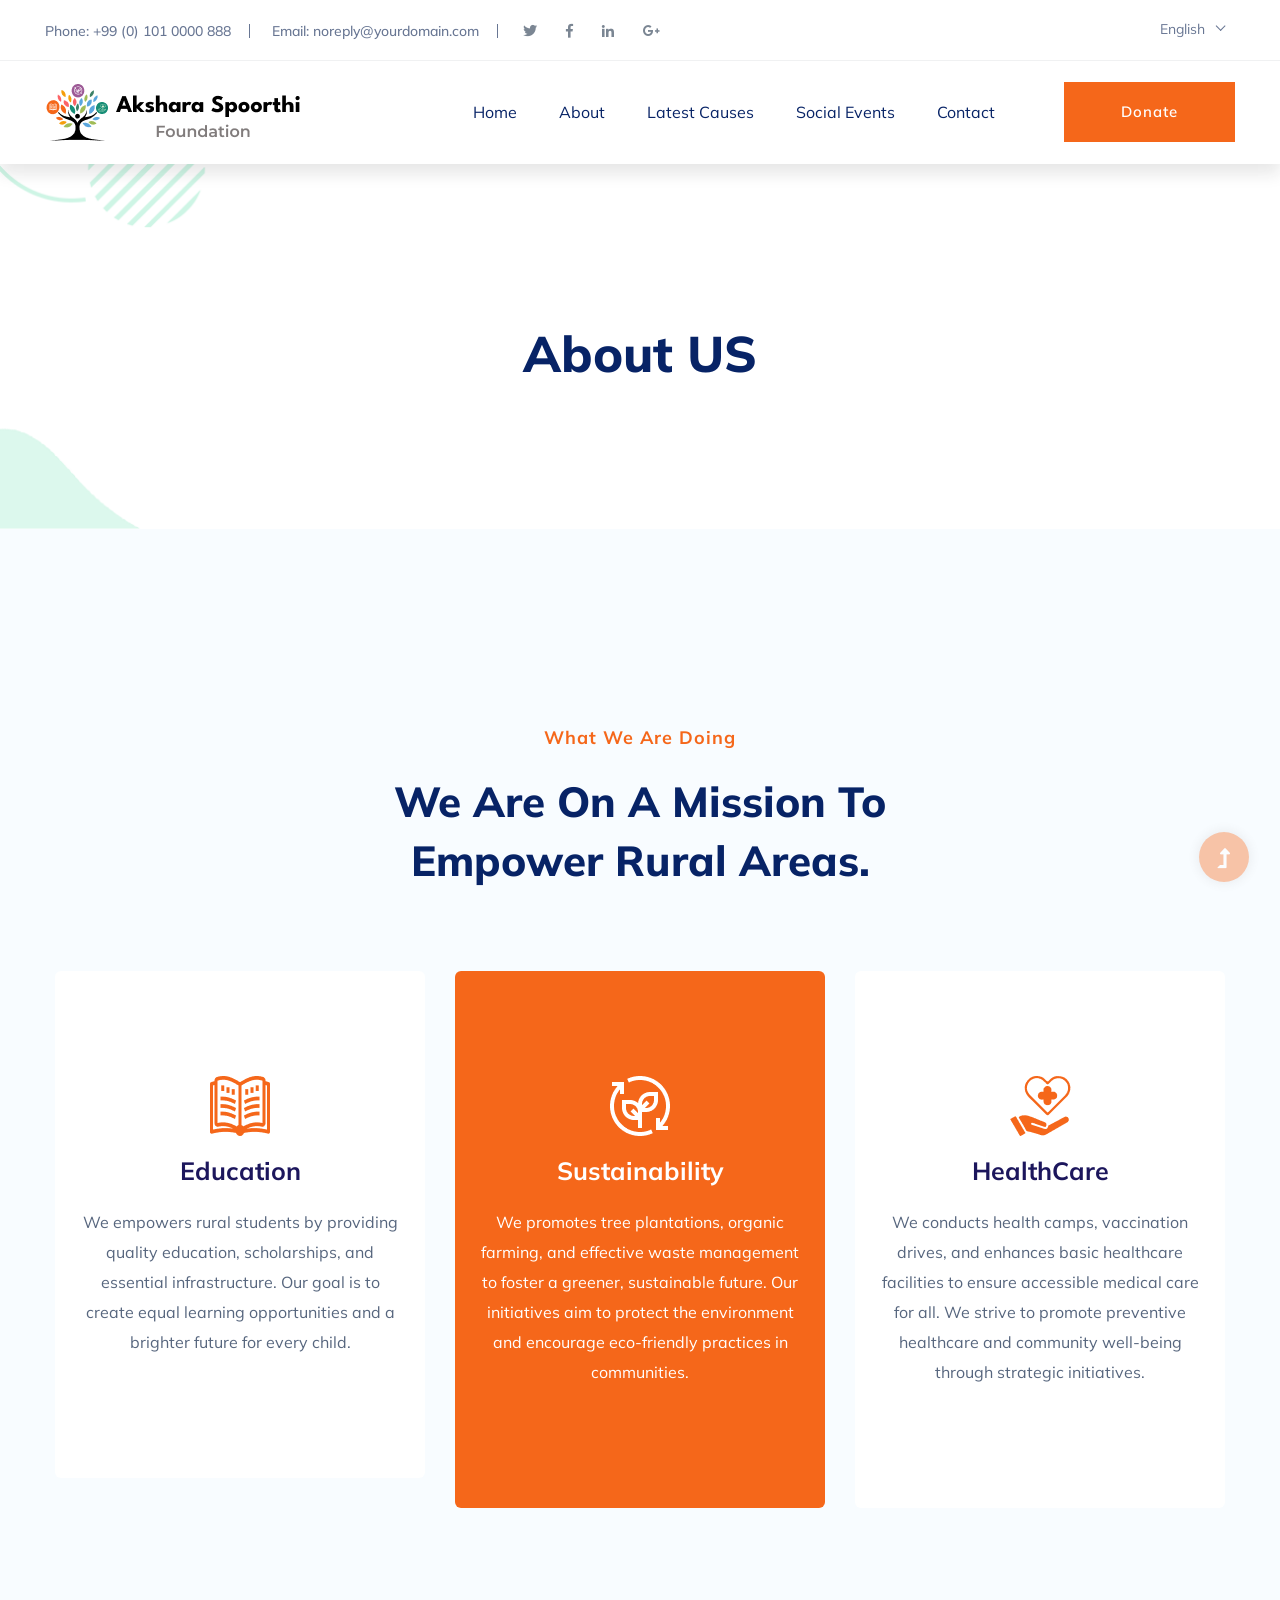
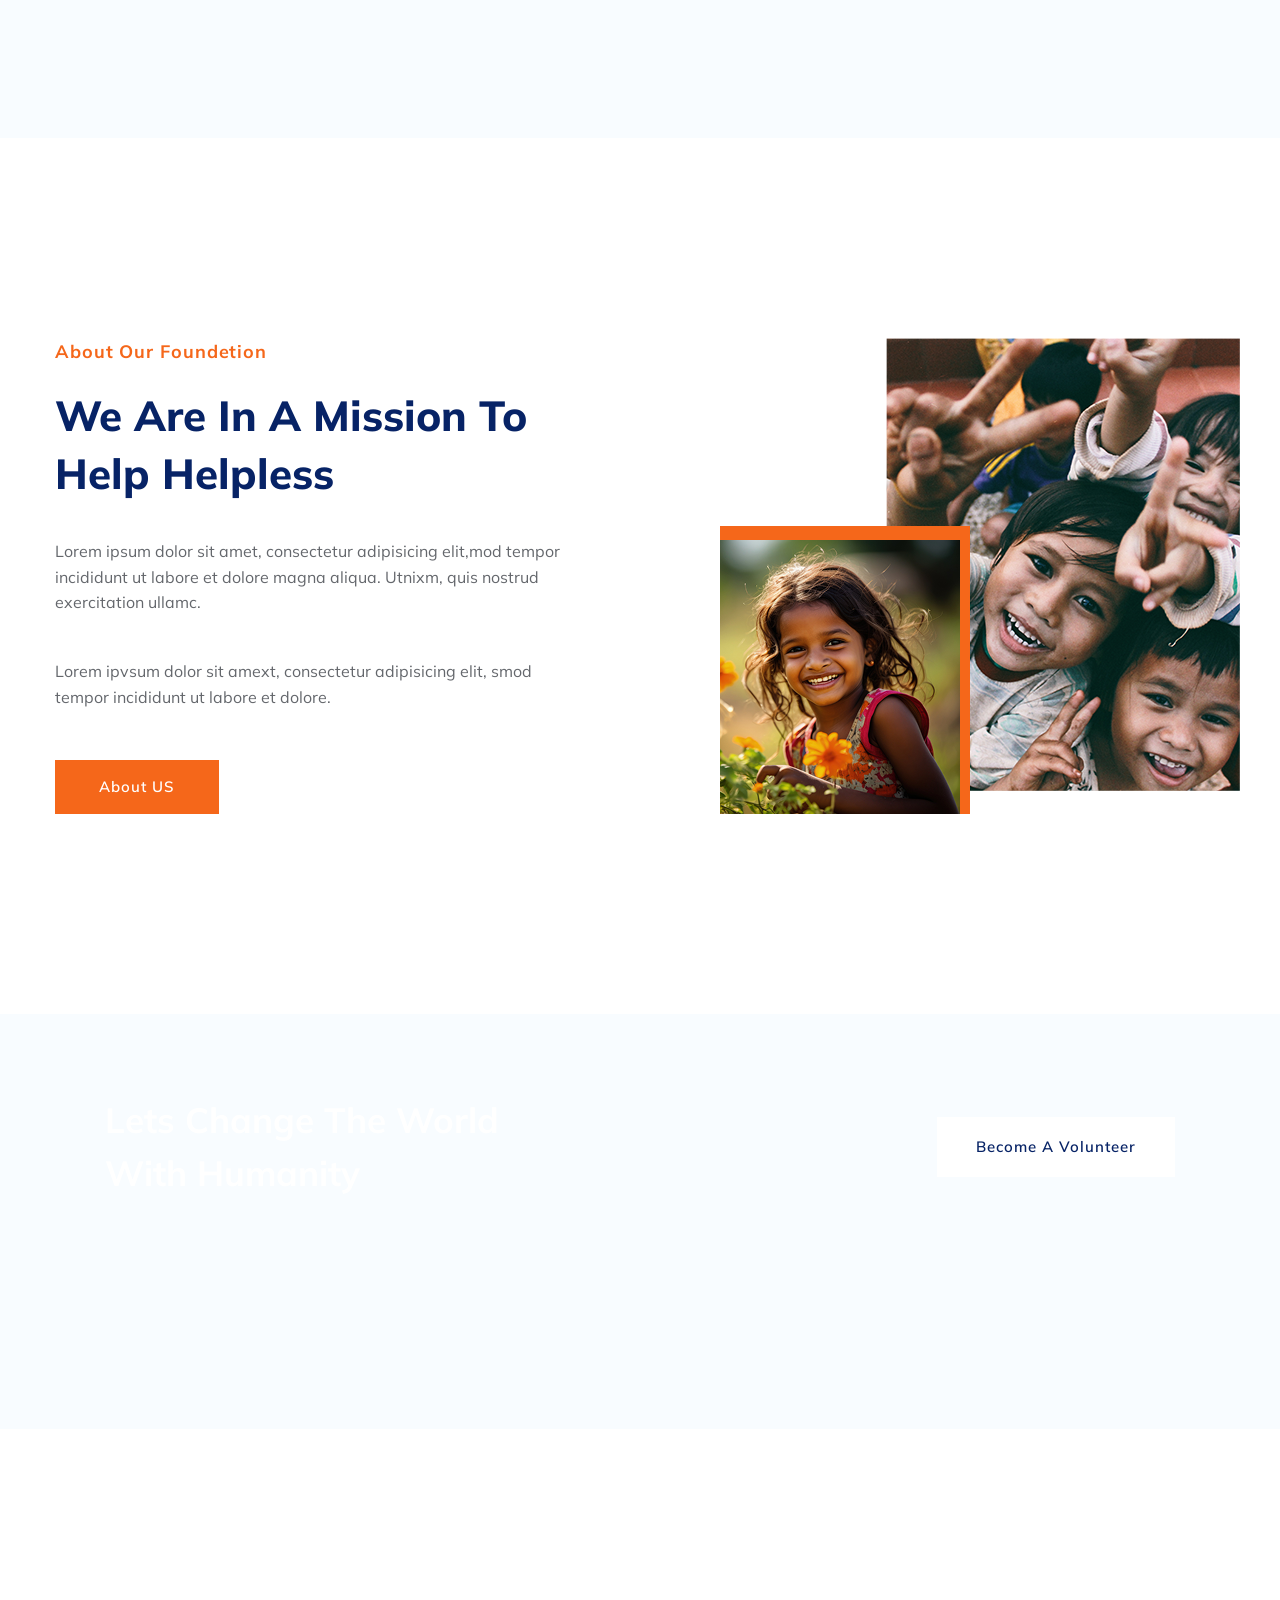
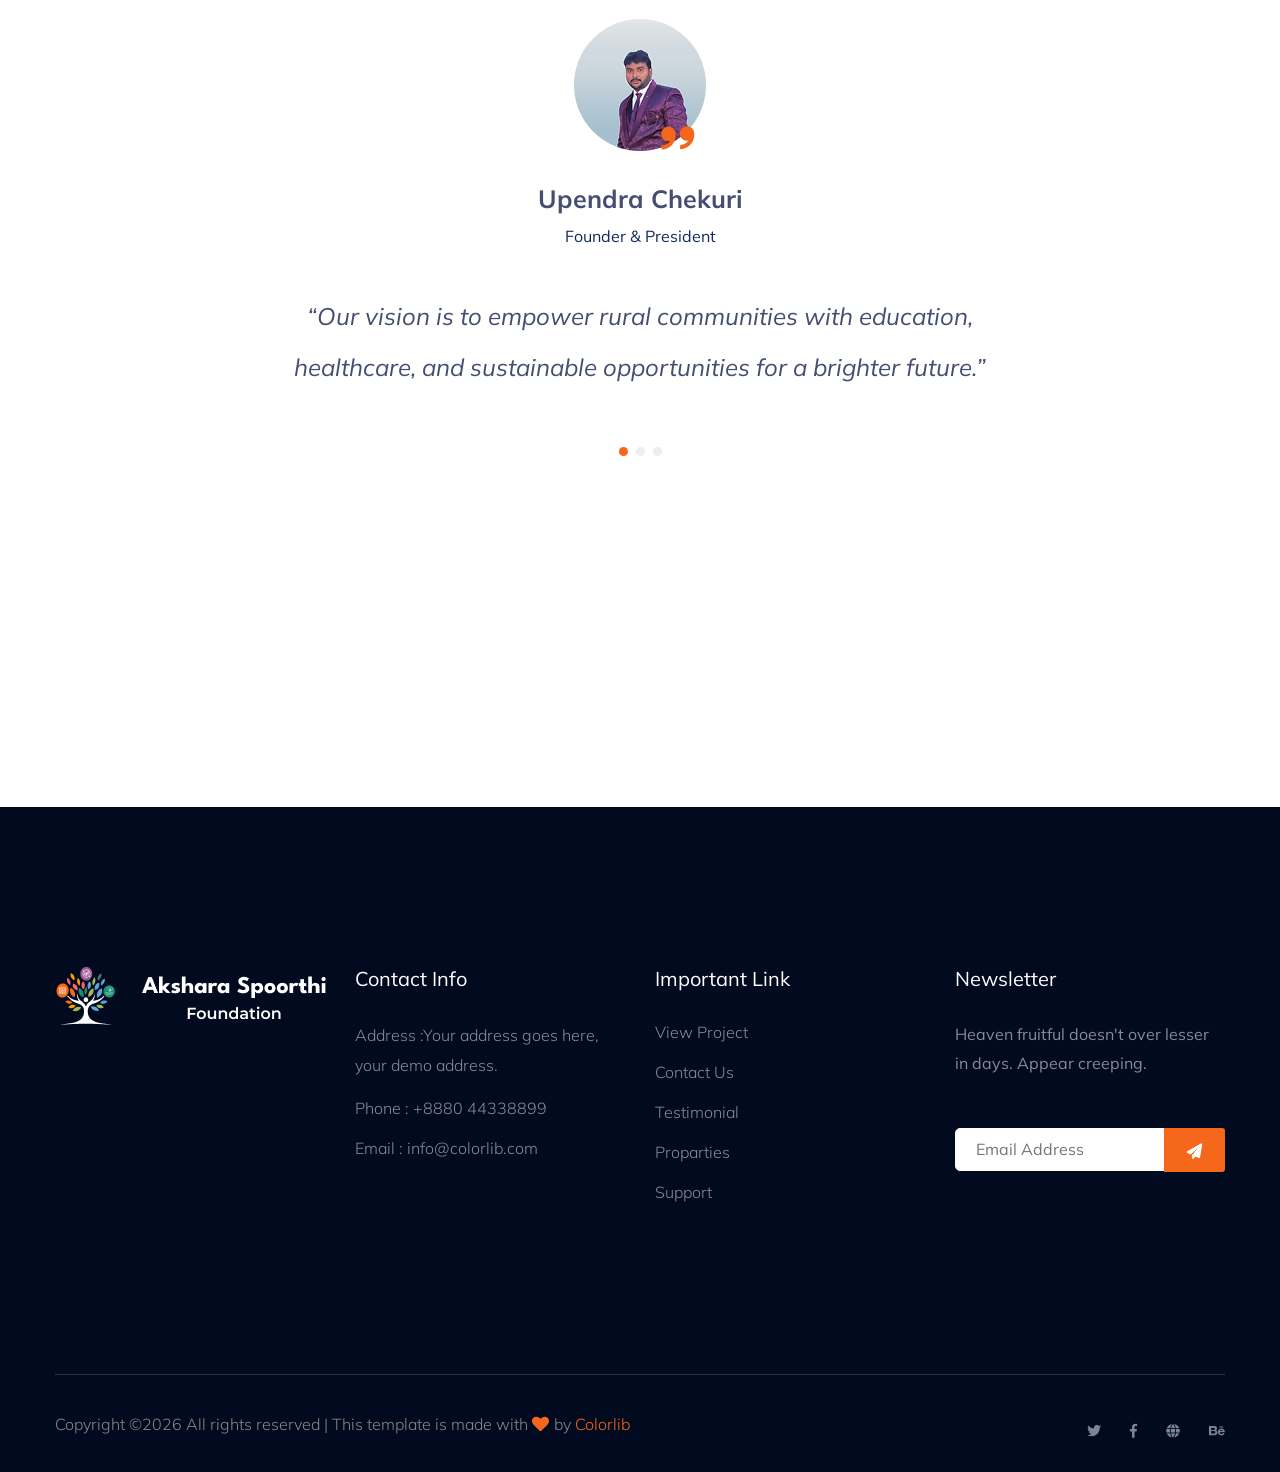
<file: about.html>
<!doctype html>
<html class="no-js" lang="zxx">
<head>
    <meta charset="utf-8">
    <meta http-equiv="x-ua-compatible" content="ie=edge">
    <title> Charity | Teamplate</title>
    <meta name="description" content="">
    <meta name="viewport" content="width=device-width, initial-scale=1">
    <link rel="manifest" href="site.webmanifest">
    <link rel="shortcut icon" type="image/x-icon" href="assets/img/akshara.svg">

	<!-- CSS here -->
	<link rel="stylesheet" href="assets/css/bootstrap.min.css">
	<link rel="stylesheet" href="assets/css/owl.carousel.min.css">
	<link rel="stylesheet" href="assets/css/slicknav.css">
    <link rel="stylesheet" href="assets/css/flaticon.css">
    <link rel="stylesheet" href="assets/css/progressbar_barfiller.css">
    <link rel="stylesheet" href="assets/css/gijgo.css">
    <link rel="stylesheet" href="assets/css/animate.min.css">
    <link rel="stylesheet" href="assets/css/animated-headline.css">
	<link rel="stylesheet" href="assets/css/magnific-popup.css">
	<link rel="stylesheet" href="assets/css/fontawesome-all.min.css">
	<link rel="stylesheet" href="assets/css/themify-icons.css">
	<link rel="stylesheet" href="assets/css/slick.css">
	<link rel="stylesheet" href="assets/css/nice-select.css">
	<link rel="stylesheet" href="assets/css/style.css">
</head>
<body>
    <!-- ? Preloader Start -->
    <div id="preloader-active">
        <div class="preloader d-flex align-items-center justify-content-center">
            <div class="preloader-inner position-relative">
                <div class="preloader-circle"></div>
                <div class="preloader-img pere-text">
                    <img src="assets/img/logo/loder.png" alt="">
                </div>
            </div>
        </div>
    </div>
    <!-- Preloader Start -->
    <header>
        <!-- Header Start -->
        <div class="header-area">
            <div class="main-header ">
                <div class="header-top d-none d-lg-block">
                    <div class="container-fluid">
                        <div class="col-xl-12">
                            <div class="row d-flex justify-content-between align-items-center">
                                <div class="header-info-left d-flex">
                                    <ul>     
                                        <li>Phone: +99 (0) 101 0000 888</li>
                                        <li>Email: noreply@yourdomain.com</li>
                                    </ul>
                                    <div class="header-social">    
                                        <ul>
                                            <li><a href="#"><i class="fab fa-twitter"></i></a></li>
                                            <li><a  href="https://www.facebook.com/sai4ull"><i class="fab fa-facebook-f"></i></a></li>
                                            <li><a href="#"><i class="fab fa-linkedin-in"></i></a></li>
                                            <li> <a href="#"><i class="fab fa-google-plus-g"></i></a></li>
                                        </ul>
                                    </div>
                                </div>
                                <div class="header-info-right d-flex align-items-center">
                                    <div class="select-this">
                                        <form action="#">
                                            <div class="select-itms">
                                                <select name="select" id="select1">
                                                    <option value="">English</option>
                                                    <option value="">Bangla</option>
                                                    <option value="">Arabic</option>
                                                    <option value="">Hindi</option>
                                                </select>
                                            </div>
                                        </form>
                                    </div>
                                    <!--<ul class="contact-now">     
                                        <li><a href="#">Subscribe Now</a></li>
                                    </ul>-->
                                </div>
                            </div>
                        </div>
                    </div>
                </div>
                <div class="header-bottom  header-sticky">
                    <div class="container-fluid">
                        <div class="row align-items-center">
                            <!-- Logo -->
                            <div class="col-xl-2 col-lg-2">
                                <div class="logo">
                                    <a href="index.html"><img src="assets/img/logo/logo.png" alt=""></a>
                                </div>
                            </div>
                            <div class="col-xl-10 col-lg-10">
                                <div class="menu-wrapper  d-flex align-items-center justify-content-end">
                                    <!-- Main-menu -->
                                    <div class="main-menu d-none d-lg-block">
                                        <nav>
                                            <ul id="navigation">                                                                                          
                                                <li><a href="index.html">Home</a></li>
                                                <li><a href="about.html">About</a></li>
                                                <li><a href="program.html">latest causes</a></li>
                                                <li><a href="events.html">social events </a></li>
                                                <!--<li><a href="blog.html">Blog</a>
                                                    <ul class="submenu">
                                                        <li><a href="blog.html">Blog</a></li>
                                                        <li><a href="blog_details.html">Blog Details</a></li>
                                                        <li><a href="elements.html">Element</a></li>
                                                    </ul>
                                                </li>-->
                                                <li><a href="contact.html">Contact</a></li>
                                            </ul>
                                        </nav>
                                    </div>
                                    <!-- Header-btn -->
                                    <div class="header-right-btn d-none d-lg-block ml-20">
                                        <a href="contact.html" class="btn header-btn">Donate</a>
                                    </div>
                                </div>
                            </div> 
                            <!-- Mobile Menu -->
                            <div class="col-12">
                                <div class="mobile_menu d-block d-lg-none"></div>
                            </div>
                        </div>
                    </div>
                </div>
            </div>
        </div>
        <!-- Header End -->
    </header>
    <!-- header end -->
    <main>
    <!--? Hero Start -->
    <div class="slider-area2">
        <div class="slider-height2 d-flex align-items-center">
            <div class="container">
                <div class="row">
                    <div class="col-xl-12">
                        <div class="hero-cap hero-cap2 pt-20 text-center">
                            <h2>About US</h2>
                        </div>
                    </div>
                </div>
            </div>
        </div>
    </div>
    <!-- Hero End -->
    <!--? Services Area Start -->
    <div class="service-area section-padding30">
        <div class="container">
            <div class="row justify-content-center">
                <div class="col-xl-6 col-lg-7 col-md-10 col-sm-10">
                    <!-- Section Tittle -->
                    <div class="section-tittle text-center mb-80">
                        <span>What we are doing</span>
                        <h2>We are on a mission to empower rural areas.</h2>
                    </div>
                </div>
            </div>
            <div class="row">
                <div class="col-lg-4 col-md-6 col-sm-6">
                    <div class="single-cat text-center mb-50">
                        <div class="cat-icon">
                            <img src="assets/img/gallery/edor.png" alt="Clean Water" class="default-icon">
                            <img src="assets/img/gallery/edu.png" alt="Clean Water" class="hover-icon">
                        </div>
                        <div class="cat-cap">
                            <h5><a href="services.html">Education</a></h5>
                            <p>We empowers rural students by providing quality education, scholarships, and essential infrastructure. Our goal is to create equal learning opportunities and a brighter future for every child.</p>
                        </div>
                    </div>
                </div>
                <div class="col-lg-4 col-md-6 col-sm-6">
                    <div class="single-cat active text-center mb-50">
                        <div class="cat-icon">
                            <img src="assets/img/gallery/sus.png" alt="Clean Water">
                        </div>
                        <div class="cat-cap">
                            <h5><a href="services.html">Sustainability</a></h5>
                            <p>We promotes tree plantations, organic farming, and effective waste management to foster a greener, sustainable future. Our initiatives aim to protect the environment and encourage eco-friendly practices in communities.</p>
                        </div>
                    </div>
                </div>
                <div class="col-lg-4 col-md-6 col-sm-6">
                    <div class="single-cat text-center mb-50">
                        <div class="cat-icon">
                            <img src="assets/img/gallery/helor.png" alt="Clean Water" class="default-icon">
                            <img src="assets/img/gallery/hel.png" alt="Clean Water" class="hover-icon">
                        </div>
                        <div class="cat-cap">
                            <h5><a href="services.html">HealthCare</a></h5>
                            <p>We conducts health camps, vaccination drives, and enhances basic healthcare facilities to ensure accessible medical care for all. We strive to promote preventive healthcare and community well-being through strategic initiatives.</p>
                        </div>
                    </div>
                </div>
            </div>
        </div>
    </div>
    <!-- Services Area End -->
    <!--? About Law Start-->
    <section class="about-low-area section-padding2">
        <div class="container">
            <div class="row">
                <div class="col-lg-6 col-md-10">
                    <div class="about-caption mb-50">
                        <!-- Section Tittle -->
                        <div class="section-tittle mb-35">
                            <span>About our foundetion</span>
                            <h2>We Are In A Mission To  Help Helpless</h2>
                        </div>
                        <p>Lorem ipsum dolor sit amet, consectetur adipisicing elit,mod tempor incididunt ut labore et dolore magna aliqua. Utnixm, quis nostrud exercitation ullamc.</p>
                        <p>Lorem ipvsum dolor sit amext, consectetur adipisicing elit, smod tempor incididunt ut labore et dolore.</p>
                    </div>
                    <a href="about.html" class="btn">About US</a>
                </div>
                <div class="col-lg-6 col-md-12">
                    <!-- about-img -->
                    <div class="about-img ">
                        <div class="about-font-img d-none d-lg-block">
                            <img src="assets/img/gallery/about2.png" alt="">
                        </div>
                        <div class="about-back-img ">
                            <img src="assets/img/gallery/about1.png" alt="">
                        </div>
                    </div>
                </div>
            </div>
        </div>
    </section>
    <!-- About Law End-->
    <!-- Want To work -->
    <section class="wantToWork-area ">
        <div class="container">
            <div class="wants-wrapper w-padding2  section-bg" data-background="assets/img/gallery/section_bg01.png">
                <div class="row align-items-center justify-content-between">
                    <div class="col-xl-5 col-lg-9 col-md-8">
                        <div class="wantToWork-caption wantToWork-caption2">
                            <h2>Lets Change The World With Humanity</h2>
                        </div>
                    </div>
                    <div class="col-xl-2 col-lg-3 col-md-4">
                        <a href="#" class="btn white-btn f-right sm-left">Become A Volunteer</a>
                    </div>
                </div>
            </div>
        </div>
    </section>
    <!-- Want To work End -->
    <!--? Testimonial Start -->
    <div class="testimonial-area testimonial-padding">
        <div class="container">
            <!-- Testimonial contents -->
            <div class="row d-flex justify-content-center">
                <div class="col-xl-8 col-lg-8 col-md-10">
                    <div class="h1-testimonial-active dot-style">
                        <!-- Single Testimonial -->
                        <div class="single-testimonial text-center">
                            <div class="testimonial-caption ">
                                <!-- founder -->
                                <div class="testimonial-founder">
                                    <div class="founder-img mb-40">
                                        <img src="assets/img/gallery/upendra.png" alt="">
                                        <span>Upendra Chekuri</span>
                                        <p>Founder & President</p>
                                    </div>
                                </div>
                                <div class="testimonial-top-cap">
                                    <p>“Our vision is to empower rural communities with education, healthcare, and sustainable opportunities for a brighter future.”</p>
                                </div>
                            </div>
                        </div>
                        <!-- Single Testimonial -->
                        <div class="single-testimonial text-center">
                            <div class="testimonial-caption ">
                                <!-- founder -->
                                <div class="testimonial-founder">
                                    <div class="founder-img mb-40">
                                        <img src="assets/img/gallery/testimonial.png" alt="">
                                        <span>Ranjith Subramani</span>
                                        <p>Co-Founder and Secretary</p>
                                    </div>
                                </div>
                                <div class="testimonial-top-cap">
                                    <p>“Our vision is to empower rural communities with education, healthcare, and sustainable opportunities for a brighter future.”</p>
                                </div>
                            </div>
                        </div>
                        <!-- Single Testimonial -->
                        <div class="single-testimonial text-center">
                            <div class="testimonial-caption ">
                                <!-- founder -->
                                <div class="testimonial-founder">
                                    <div class="founder-img mb-40">
                                        <img src="assets/img/gallery/testimonial.png" alt="">
                                        <span>Mythili Kannali</span>
                                        <p>Vice-President & Women welfare Advisor</p>
                                    </div>
                                </div>
                                <div class="testimonial-top-cap">
                                    <p>“Our vision is to empower rural communities with education, healthcare, and sustainable opportunities for a brighter future.”</p>
                                </div>
                            </div>
                        </div>
                    </div>
                </div>
            </div>
        </div>
    </div>
    <!-- Testimonial End -->

    <!--? Count Down Start -->
    <div class="count-down-area pt-25 section-bg" data-background="assets/img/gallery/section_bg02.png">
        <div class="container">
            <div class="row justify-content-center">
                <div class="col-lg-12 col-md-12">
                    <div class="count-down-wrapper" >
                        <div class="row justify-content-between">
                            <div class="col-lg-3 col-md-6 col-sm-6">
                                <!-- Counter Up -->
                                <div class="single-counter text-center">
                                    <span class="counter color-green">6,200</span>
                                    <span class="plus">+</span>
                                    <p class="color-green">Donation</p>
                                </div>
                            </div>
                            <div class="col-lg-3 col-md-6 col-sm-6">
                                <!-- Counter Up -->
                                <div class="single-counter text-center">
                                    <span class="counter color-green">80</span>
                                    <span class="plus">+</span>
                                    <p class="color-green">Fund Raised</p>
                                </div>
                            </div>
                            <div class="col-lg-3 col-md-6 col-sm-6">
                                <!-- Counter Up -->
                                <div class="single-counter text-center">
                                    <span class="counter color-green">256</span>
                                    <span class="plus">+</span>
                                    <p class="color-green">Donation</p>
                                </div>
                            </div>
                            <div class="col-lg-3 col-md-6 col-sm-6">
                                <!-- Counter Up -->
                                <div class="single-counter text-center">
                                    <span class="counter color-green">256</span>
                                    <span class="plus">+</span>
                                    <p class="color-green">Donation</p>
                                </div>
                            </div>
                        </div>
                    </div>
                </div>
            </div>
        </div>
    </div>
    <!-- Count Down End -->
    </main>
    <footer>
        <div class="footer-wrapper section-bg2" data-background="assets/img/gallery/footer_bg.png">
            <!-- Footer Top-->
            <div class="footer-area footer-padding">
                <div class="container">
                    <div class="row d-flex justify-content-between">
                        <div class="col-xl-3 col-lg-3 col-md-4 col-sm-6">
                        <div class="single-footer-caption mb-50">
                            <div class="single-footer-caption mb-30">
                                <div class="footer-tittle">
                                    <div class="footer-logo mb-20">
                                        <a href="index.html"><img src="assets/img/logo/logo2_footer.png" alt=""></a>
                                    </div>
                                </div>
                            </div>
                        </div>
                        </div>
                        <div class="col-xl-3 col-lg-3 col-md-4 col-sm-5">
                            <div class="single-footer-caption mb-50">
                                <div class="footer-tittle">
                                    <h4>Contact Info</h4>
                                    <ul>
                                        <li>
                                            <p>Address :Your address goes here, your demo address.</p>
                                        </li>
                                        <li><a href="#">Phone : +8880 44338899</a></li>
                                        <li><a href="#">Email : info@colorlib.com</a></li>
                                    </ul>
                                </div>

                            </div>
                        </div>
                        <div class="col-xl-3 col-lg-3 col-md-4 col-sm-5">
                            <div class="single-footer-caption mb-50">
                                <div class="footer-tittle">
                                    <h4>Important Link</h4>
                                    <ul>
                                        <li><a href="#"> View Project</a></li>
                                        <li><a href="#">Contact Us</a></li>
                                        <li><a href="#">Testimonial</a></li>
                                        <li><a href="#">Proparties</a></li>
                                        <li><a href="#">Support</a></li>
                                    </ul>
                                </div>
                            </div>
                        </div>
                        <div class="col-xl-3 col-lg-3 col-md-4 col-sm-5">
                            <div class="single-footer-caption mb-50">
                                <div class="footer-tittle">
                                    <h4>Newsletter</h4>
                                    <div class="footer-pera footer-pera2">
                                    <p>Heaven fruitful doesn't over lesser in days. Appear creeping.</p>
                                </div>
                                <!-- Form -->
                                <div class="footer-form" >
                                    <div id="mc_embed_signup">
                                        <form target="_blank" action="https://spondonit.us12.list-manage.com/subscribe/post?u=1462626880ade1ac87bd9c93a&amp;id=92a4423d01"
                                        method="get" class="subscribe_form relative mail_part">
                                            <input type="email" name="email" id="newsletter-form-email" placeholder="Email Address"
                                            class="placeholder hide-on-focus" onfocus="this.placeholder = ''"
                                            onblur="this.placeholder = ' Email Address '">
                                            <div class="form-icon">
                                                <button type="submit" name="submit" id="newsletter-submit"
                                                class="email_icon newsletter-submit button-contactForm"><img src="assets/img/gallery/form.png" alt=""></button>
                                            </div>
                                            <div class="mt-10 info"></div>
                                        </form>
                                    </div>
                                </div>
                                </div>
                            </div>
                        </div>
                    </div>
                </div>
            </div>
            <!-- footer-bottom -->
            <div class="footer-bottom-area">
                <div class="container">
                    <div class="footer-border">
                        <div class="row d-flex justify-content-between align-items-center">
                            <div class="col-xl-10 col-lg-9 ">
                                <div class="footer-copy-right">
                                    <p><!-- Link back to Colorlib can't be removed. Template is licensed under CC BY 3.0. -->
  Copyright &copy;<script>document.write(new Date().getFullYear());</script> All rights reserved | This template is made with <i class="fa fa-heart" aria-hidden="true"></i> by <a href="https://colorlib.com" target="_blank">Colorlib</a>
  <!-- Link back to Colorlib can't be removed. Template is licensed under CC BY 3.0. --></p>
                                </div>
                            </div>
                            <div class="col-xl-2 col-lg-3">
                                <div class="footer-social f-right">
                                    <a href="#"><i class="fab fa-twitter"></i></a>
                                    <a  href="https://www.facebook.com/sai4ull"><i class="fab fa-facebook-f"></i></a>
                                    <a href="#"><i class="fas fa-globe"></i></a>
                                    <a href="#"><i class="fab fa-behance"></i></a>
                                </div>
                            </div>
                        </div>
                    </div>
                </div>
            </div>
        </div>
    </footer>

    <!-- Scroll Up -->
    <div id="back-top" >
        <a title="Go to Top" href="#"> <i class="fas fa-level-up-alt"></i></a>
    </div>

    <!-- JS here -->

    <script src="./assets/js/vendor/modernizr-3.5.0.min.js"></script>
    <!-- Jquery, Popper, Bootstrap -->
    <script src="./assets/js/vendor/jquery-1.12.4.min.js"></script>
    <script src="./assets/js/popper.min.js"></script>
    <script src="./assets/js/bootstrap.min.js"></script>
    <!-- Jquery Mobile Menu -->
    <script src="./assets/js/jquery.slicknav.min.js"></script>

    <!-- Jquery Slick , Owl-Carousel Plugins -->
    <script src="./assets/js/owl.carousel.min.js"></script>
    <script src="./assets/js/slick.min.js"></script>
    <!-- One Page, Animated-HeadLin -->
    <script src="./assets/js/wow.min.js"></script>
    <script src="./assets/js/animated.headline.js"></script>
    <script src="./assets/js/jquery.magnific-popup.js"></script>

    <!-- Date Picker -->
    <script src="./assets/js/gijgo.min.js"></script>
    <!-- Nice-select, sticky -->
    <script src="./assets/js/jquery.nice-select.min.js"></script>
    <script src="./assets/js/jquery.sticky.js"></script>
    <!-- Progress -->
    <script src="./assets/js/jquery.barfiller.js"></script>
    
    <!-- counter , waypoint,Hover Direction -->
    <script src="./assets/js/jquery.counterup.min.js"></script>
    <script src="./assets/js/waypoints.min.js"></script>
    <script src="./assets/js/jquery.countdown.min.js"></script>
    <script src="./assets/js/hover-direction-snake.min.js"></script>

    <!-- contact js -->
    <script src="./assets/js/contact.js"></script>
    <script src="./assets/js/jquery.form.js"></script>
    <script src="./assets/js/jquery.validate.min.js"></script>
    <script src="./assets/js/mail-script.js"></script>
    <script src="./assets/js/jquery.ajaxchimp.min.js"></script>
    
    <!-- Jquery Plugins, main Jquery -->	
    <script src="./assets/js/plugins.js"></script>
    <script src="./assets/js/main.js"></script>
    
    </body>
</html>
</file>
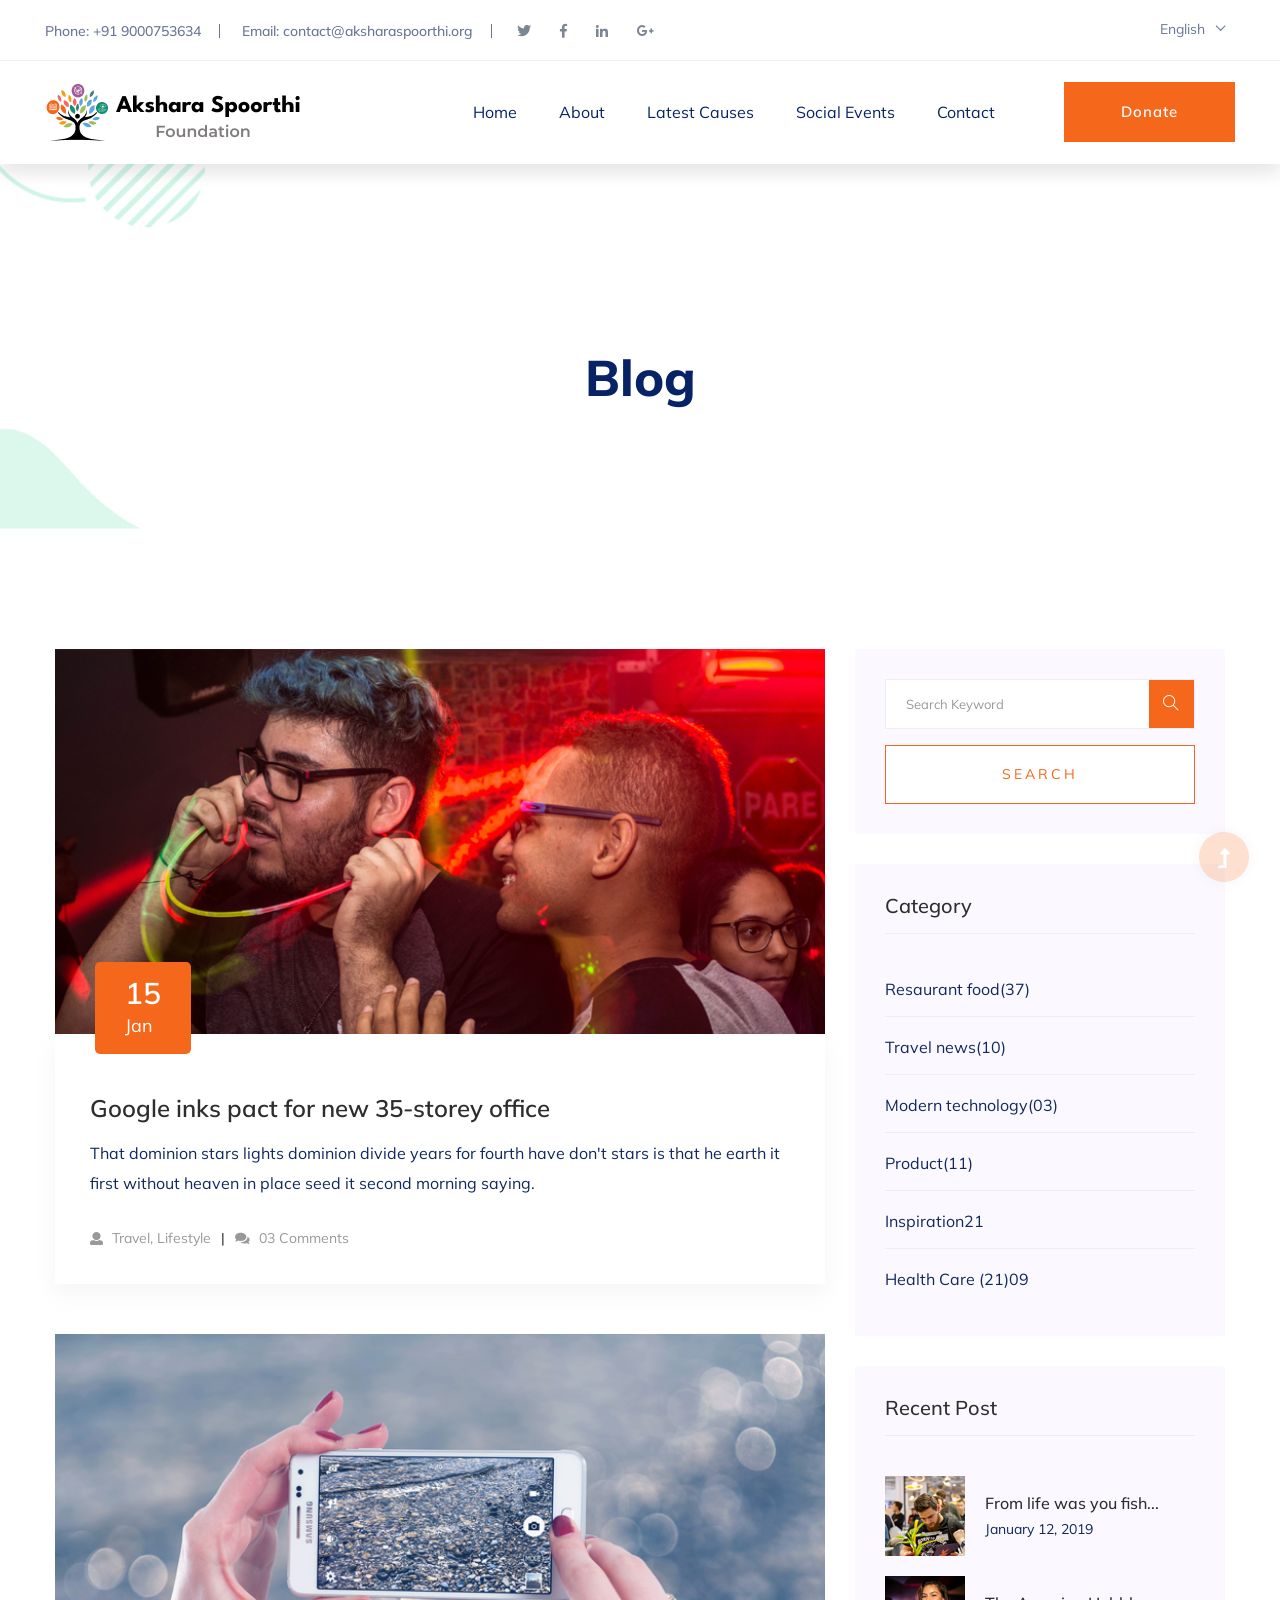
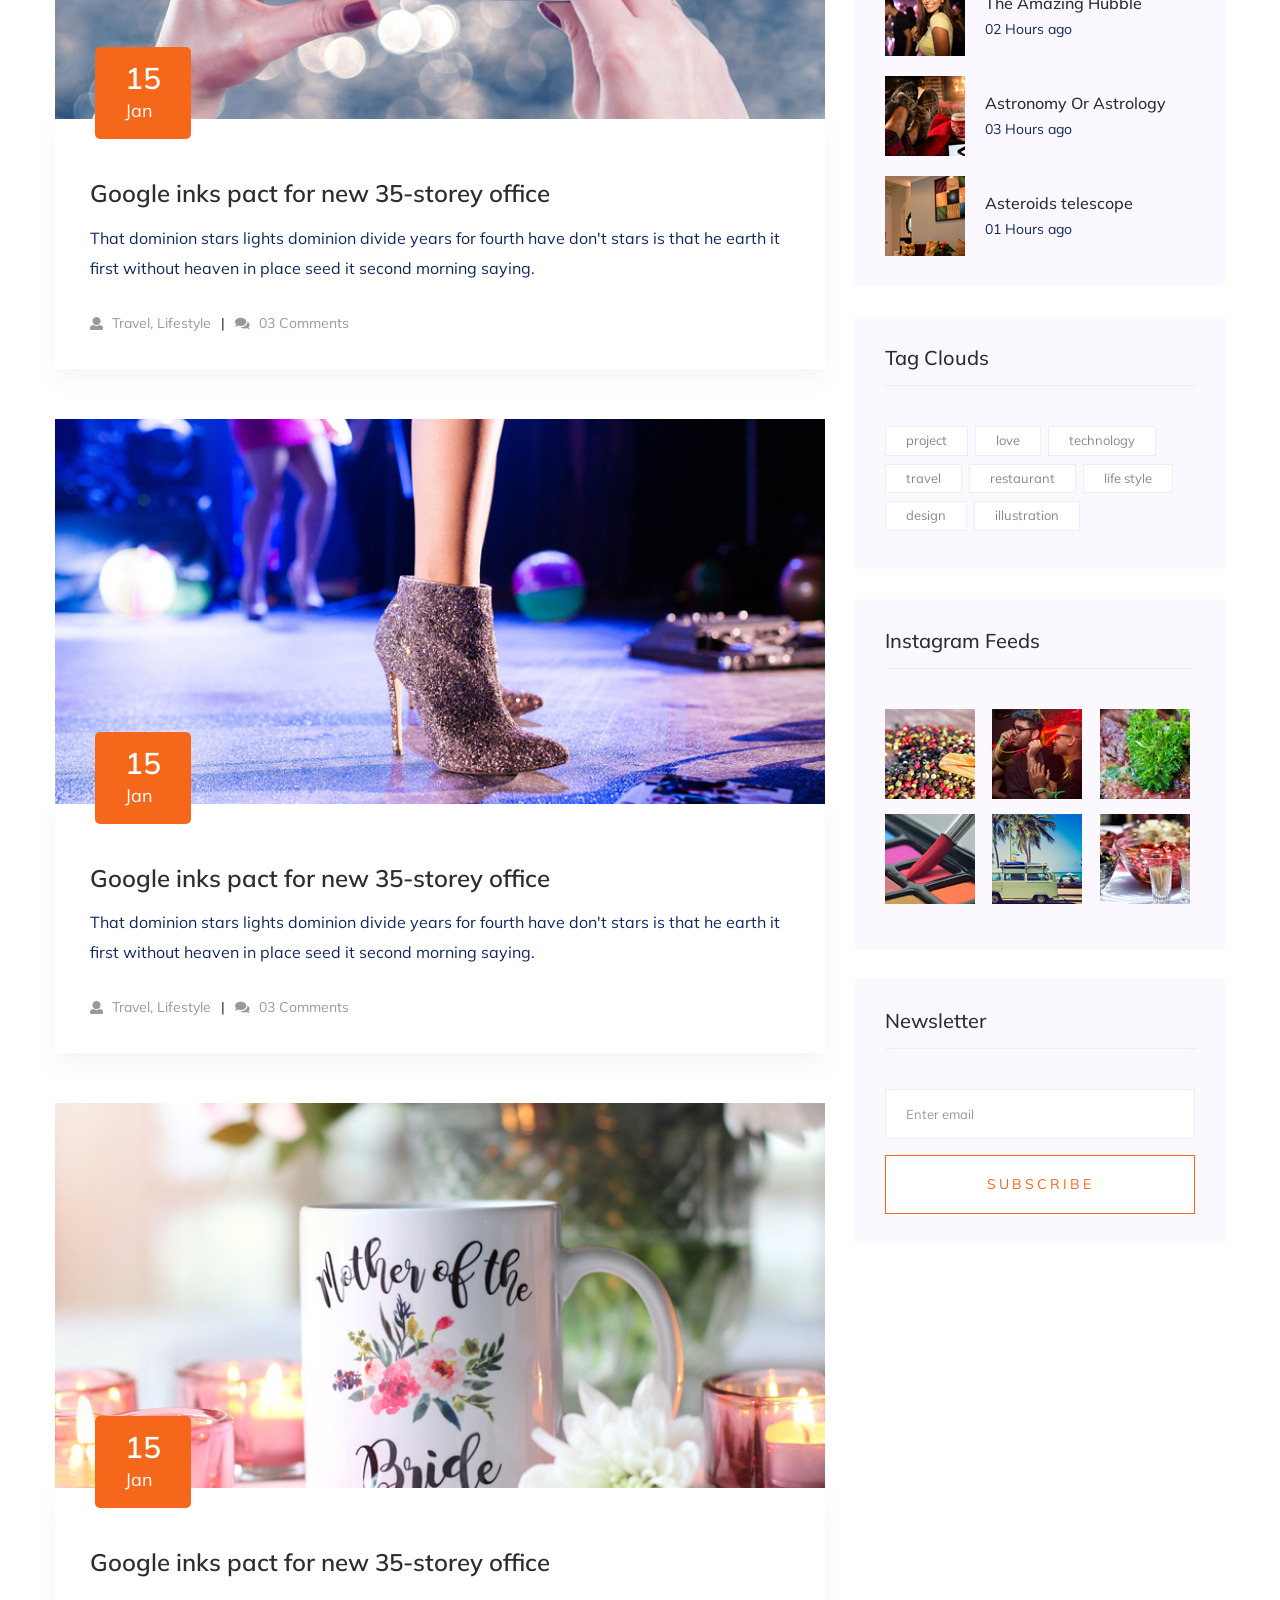
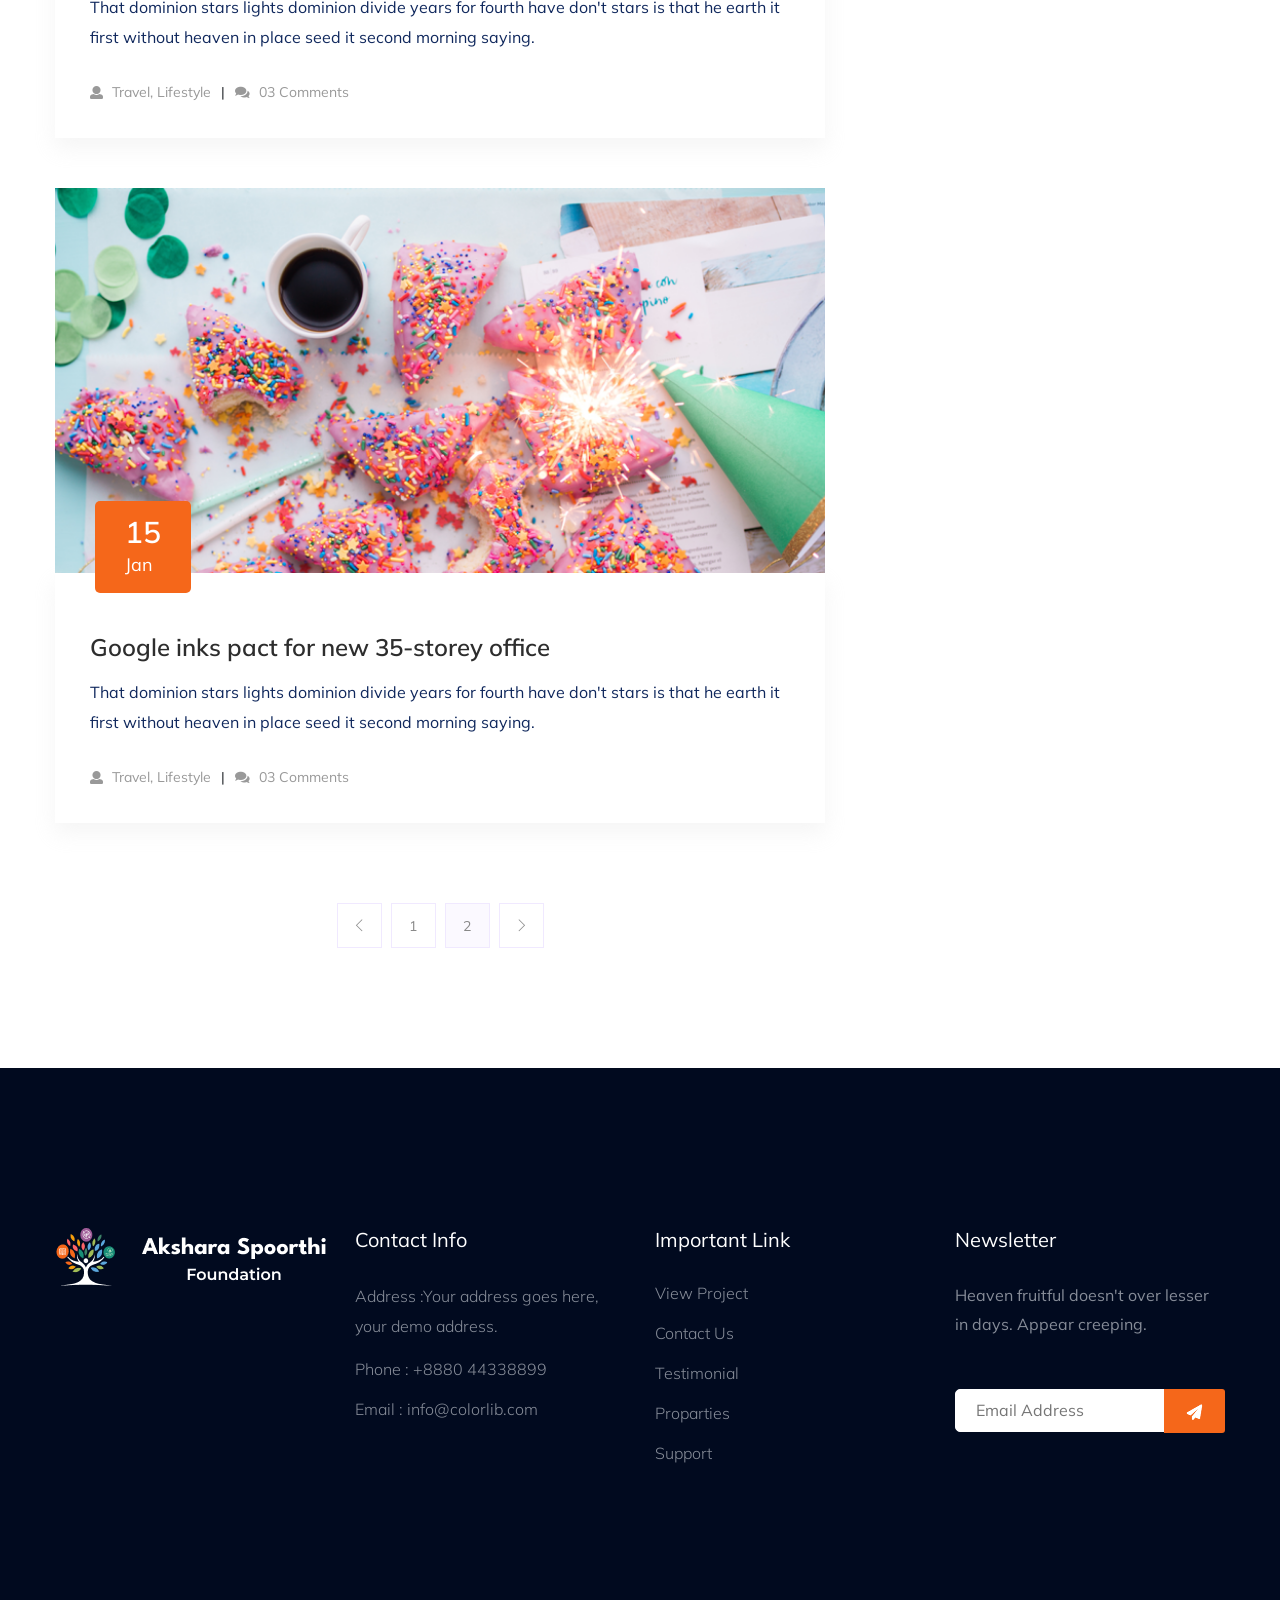
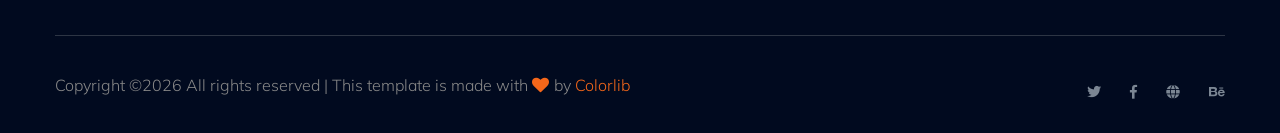
<file: blog.html>
<!doctype html>
<html class="no-js" lang="zxx">
<head>
    <meta charset="utf-8">
    <meta http-equiv="x-ua-compatible" content="ie=edge">
    <title> Charity | Teamplate</title>
    <meta name="description" content="">
    <meta name="viewport" content="width=device-width, initial-scale=1">
    <link rel="shortcut icon" type="image/x-icon" href="assets/img/akshara.svg">

    <!-- CSS here -->
    <link rel="stylesheet" href="assets/css/bootstrap.min.css">
    <link rel="stylesheet" href="assets/css/owl.carousel.min.css">
    <link rel="stylesheet" href="assets/css/slicknav.css">
    <link rel="stylesheet" href="assets/css/animate.min.css">
    <link rel="stylesheet" href="assets/css/hamburgers.min.css">
    <link rel="stylesheet" href="assets/css/magnific-popup.css">
    <link rel="stylesheet" href="assets/css/fontawesome-all.min.css">
    <link rel="stylesheet" href="assets/css/themify-icons.css">
    <link rel="stylesheet" href="assets/css/themify-icons.css">
    <link rel="stylesheet" href="assets/css/slick.css">
    <link rel="stylesheet" href="assets/css/nice-select.css">
    <link rel="stylesheet" href="assets/css/style.css">
    <link rel="stylesheet" href="assets/css/responsive.css">
</head>
<body>
    <!--? Preloader Start -->
    <div id="preloader-active">
        <div class="preloader d-flex align-items-center justify-content-center">
            <div class="preloader-inner position-relative">
                <div class="preloader-circle"></div>
                <div class="preloader-img pere-text">
                    <img src="assets/img/logo/loder.png" alt="">
                </div>
            </div>
        </div>
    </div>
    <!-- Preloader Start -->
    <header>
        <!-- Header Start -->
        <div class="header-area">
            <div class="main-header ">
                <div class="header-top d-none d-lg-block">
                    <div class="container-fluid">
                        <div class="col-xl-12">
                            <div class="row d-flex justify-content-between align-items-center">
                                <div class="header-info-left d-flex">
                                    <ul>     
                                        <li>Phone: +91 9000753634</li>
                                        <li>Email: contact@aksharaspoorthi.org</li>
                                    </ul>
                                    <div class="header-social">    
                                        <ul>
                                            <li><a href="#"><i class="fab fa-twitter"></i></a></li>
                                            <li><a  href="https://www.facebook.com/sai4ull"><i class="fab fa-facebook-f"></i></a></li>
                                            <li><a href="#"><i class="fab fa-linkedin-in"></i></a></li>
                                            <li> <a href="#"><i class="fab fa-google-plus-g"></i></a></li>
                                        </ul>
                                    </div>
                                </div>
                                <div class="header-info-right d-flex align-items-center">
                                    <div class="select-this">
                                        <form action="#">
                                            <div class="select-itms">
                                                <select name="select" id="select1">
                                                    <option value="">English</option>
                                                    <option value="">Bangla</option>
                                                    <option value="">Arabic</option>
                                                    <option value="">Hindi</option>
                                                </select>
                                            </div>
                                        </form>
                                    </div>
                                    <!--<ul class="contact-now">     
                                        <li><a href="#">Subscribe Now</a></li>
                                    </ul>-->
                                </div>
                            </div>
                        </div>
                    </div>
                </div>
                <div class="header-bottom  header-sticky">
                    <div class="container-fluid">
                        <div class="row align-items-center">
                            <!-- Logo -->
                            <div class="col-xl-2 col-lg-2">
                                <div class="logo">
                                    <a href="index.html"><img src="assets/img/logo/logo.png" alt=""></a>
                                </div>
                            </div>
                            <div class="col-xl-10 col-lg-10">
                                <div class="menu-wrapper  d-flex align-items-center justify-content-end">
                                    <!-- Main-menu -->
                                    <div class="main-menu d-none d-lg-block">
                                        <nav>
                                            <ul id="navigation">                                                                                          
                                                <li><a href="index.html">Home</a></li>
                                                <li><a href="about.html">About</a></li>
                                                <li><a href="program.html">latest causes</a></li>
                                                <li><a href="events.html">social events </a></li>
                                                <!--<li><a href="blog.html">Blog</a>
                                                    <ul class="submenu">
                                                        <li><a href="blog.html">Blog</a></li>
                                                        <li><a href="blog_details.html">Blog Details</a></li>
                                                        <li><a href="elements.html">Element</a></li>
                                                    </ul>
                                                </li>-->
                                                <li><a href="contact.html">Contact</a></li>
                                            </ul>
                                        </nav>
                                    </div>
                                    <!-- Header-btn -->
                                    <div class="header-right-btn d-none d-lg-block ml-20">
                                        <a href="contact.html" class="btn header-btn">Donate</a>
                                    </div>
                                </div>
                            </div> 
                            <!-- Mobile Menu -->
                            <div class="col-12">
                                <div class="mobile_menu d-block d-lg-none"></div>
                            </div>
                        </div>
                    </div>
                </div>
            </div>
        </div>
        <!-- Header End -->
    </header>
    <main>
        <!--? Hero Start -->
        <div class="slider-area2">
            <div class="slider-height2 d-flex align-items-center">
                <div class="container">
                    <div class="row">
                        <div class="col-xl-12">
                            <div class="hero-cap hero-cap2 pt-70 text-center">
                                <h2>Blog</h2>
                            </div>
                        </div>
                    </div>
                </div>
            </div>
        </div>
        <!-- Hero End -->
        <!--? Blog Area Start-->
        <section class="blog_area section-padding">
            <div class="container">
                <div class="row">
                    <div class="col-lg-8 mb-5 mb-lg-0">
                        <div class="blog_left_sidebar">
                            <article class="blog_item">
                                <div class="blog_item_img">
                                    <img class="card-img rounded-0" src="assets/img/blog/single_blog_1.png" alt="">
                                    <a href="#" class="blog_item_date">
                                        <h3>15</h3>
                                        <p>Jan</p>
                                    </a>
                                </div>
                                <div class="blog_details">
                                    <a class="d-inline-block" href="blog_details.html">
                                        <h2 class="blog-head" style="color: #2d2d2d;">Google inks pact for new 35-storey office</h2>
                                    </a>
                                    <p>That dominion stars lights dominion divide years for fourth have don't stars is that
                                        he earth it first without heaven in place seed it second morning saying.</p>
                                    <ul class="blog-info-link">
                                        <li><a href="#"><i class="fa fa-user"></i> Travel, Lifestyle</a></li>
                                        <li><a href="#"><i class="fa fa-comments"></i> 03 Comments</a></li>
                                    </ul>
                                </div>
                            </article>
                            <article class="blog_item">
                                <div class="blog_item_img">
                                    <img class="card-img rounded-0" src="assets/img/blog/single_blog_2.png" alt="">
                                    <a href="#" class="blog_item_date">
                                        <h3>15</h3>
                                        <p>Jan</p>
                                    </a>
                                </div>
                                <div class="blog_details">
                                    <a class="d-inline-block" href="blog_details.html">
                                        <h2 class="blog-head" style="color: #2d2d2d;">Google inks pact for new 35-storey office</h2>
                                    </a>
                                    <p>That dominion stars lights dominion divide years for fourth have don't stars is that
                                        he earth it first without heaven in place seed it second morning saying.</p>
                                    <ul class="blog-info-link">
                                        <li><a href="#"><i class="fa fa-user"></i> Travel, Lifestyle</a></li>
                                        <li><a href="#"><i class="fa fa-comments"></i> 03 Comments</a></li>
                                    </ul>
                                </div>
                            </article>
                            <article class="blog_item">
                                <div class="blog_item_img">
                                    <img class="card-img rounded-0" src="assets/img/blog/single_blog_3.png" alt="">
                                    <a href="#" class="blog_item_date">
                                        <h3>15</h3>
                                        <p>Jan</p>
                                    </a>
                                </div>
                                <div class="blog_details">
                                    <a class="d-inline-block" href="blog_details.html">
                                        <h2 class="blog-head" style="color: #2d2d2d;">Google inks pact for new 35-storey office</h2>
                                    </a>
                                    <p>That dominion stars lights dominion divide years for fourth have don't stars is that
                                        he earth it first without heaven in place seed it second morning saying.</p>
                                    <ul class="blog-info-link">
                                        <li><a href="#"><i class="fa fa-user"></i> Travel, Lifestyle</a></li>
                                        <li><a href="#"><i class="fa fa-comments"></i> 03 Comments</a></li>
                                    </ul>
                                </div>
                            </article>
                            <article class="blog_item">
                                <div class="blog_item_img">
                                    <img class="card-img rounded-0" src="assets/img/blog/single_blog_4.png" alt="">
                                    <a href="#" class="blog_item_date">
                                        <h3>15</h3>
                                        <p>Jan</p>
                                    </a>
                                </div>
                                <div class="blog_details">
                                    <a class="d-inline-block" href="blog_details.html">
                                        <h2 class="blog-head" style="color: #2d2d2d;">Google inks pact for new 35-storey office</h2>
                                    </a>
                                    <p>That dominion stars lights dominion divide years for fourth have don't stars is that
                                        he earth it first without heaven in place seed it second morning saying.</p>
                                    <ul class="blog-info-link">
                                        <li><a href="#"><i class="fa fa-user"></i> Travel, Lifestyle</a></li>
                                        <li><a href="#"><i class="fa fa-comments"></i> 03 Comments</a></li>
                                    </ul>
                                </div>
                            </article>
                            <article class="blog_item">
                                <div class="blog_item_img">
                                    <img class="card-img rounded-0" src="assets/img/blog/single_blog_5.png" alt="">
                                    <a href="#" class="blog_item_date">
                                        <h3>15</h3>
                                        <p>Jan</p>
                                    </a>
                                </div>
                                <div class="blog_details">
                                    <a class="d-inline-block" href="blog_details.html">
                                        <h2 class="blog-head" style="color: #2d2d2d;">Google inks pact for new 35-storey office</h2>
                                    </a>
                                    <p>That dominion stars lights dominion divide years for fourth have don't stars is that
                                        he earth it first without heaven in place seed it second morning saying.</p>
                                    <ul class="blog-info-link">
                                        <li><a href="#"><i class="fa fa-user"></i> Travel, Lifestyle</a></li>
                                        <li><a href="#"><i class="fa fa-comments"></i> 03 Comments</a></li>
                                    </ul>
                                </div>
                            </article>
                            <nav class="blog-pagination justify-content-center d-flex">
                                <ul class="pagination">
                                    <li class="page-item">
                                        <a href="#" class="page-link" aria-label="Previous">
                                            <i class="ti-angle-left"></i>
                                        </a>
                                    </li>
                                    <li class="page-item">
                                        <a href="#" class="page-link">1</a>
                                    </li>
                                    <li class="page-item active">
                                        <a href="#" class="page-link">2</a>
                                    </li>
                                    <li class="page-item">
                                        <a href="#" class="page-link" aria-label="Next">
                                            <i class="ti-angle-right"></i>
                                        </a>
                                    </li>
                                </ul>
                            </nav>
                        </div>
                    </div>
                    <div class="col-lg-4">
                        <div class="blog_right_sidebar">
                            <aside class="single_sidebar_widget search_widget">
                                <form action="#">
                                    <div class="form-group">
                                        <div class="input-group mb-3">
                                            <input type="text" class="form-control" placeholder='Search Keyword'
                                                onfocus="this.placeholder = ''"
                                                onblur="this.placeholder = 'Search Keyword'">
                                            <div class="input-group-append">
                                                <button class="btns" type="button"><i class="ti-search"></i></button>
                                            </div>
                                        </div>
                                    </div>
                                    <button class="button rounded-0 primary-bg text-white w-100 btn_1 boxed-btn"
                                        type="submit">Search</button>
                                </form>
                            </aside>
                            <aside class="single_sidebar_widget post_category_widget">
                                <h4 class="widget_title" style="color: #2d2d2d;">Category</h4>
                                <ul class="list cat-list">
                                    <li>
                                        <a href="#" class="d-flex">
                                            <p>Resaurant food</p>
                                            <p>(37)</p>
                                        </a>
                                    </li>
                                    <li>
                                        <a href="#" class="d-flex">
                                            <p>Travel news</p>
                                            <p>(10)</p>
                                        </a>
                                    </li>
                                    <li>
                                        <a href="#" class="d-flex">
                                            <p>Modern technology</p>
                                            <p>(03)</p>
                                        </a>
                                    </li>
                                    <li>
                                        <a href="#" class="d-flex">
                                            <p>Product</p>
                                            <p>(11)</p>
                                        </a>
                                    </li>
                                    <li>
                                        <a href="#" class="d-flex">
                                            <p>Inspiration</p>
                                            <p>21</p>
                                        </a>
                                    </li>
                                    <li>
                                        <a href="#" class="d-flex">
                                            <p>Health Care (21)</p>
                                            <p>09</p>
                                        </a>
                                    </li>
                                </ul>
                            </aside>
                            <aside class="single_sidebar_widget popular_post_widget">
                                <h3 class="widget_title" style="color: #2d2d2d;">Recent Post</h3>
                                <div class="media post_item">
                                    <img src="assets/img/post/post_1.png" alt="post">
                                    <div class="media-body">
                                        <a href="blog_details.html">
                                            <h3 style="color: #2d2d2d;">From life was you fish...</h3>
                                        </a>
                                        <p>January 12, 2019</p>
                                    </div>
                                </div>
                                <div class="media post_item">
                                    <img src="assets/img/post/post_2.png" alt="post">
                                    <div class="media-body">
                                        <a href="blog_details.html">
                                            <h3 style="color: #2d2d2d;">The Amazing Hubble</h3>
                                        </a>
                                        <p>02 Hours ago</p>
                                    </div>
                                </div>
                                <div class="media post_item">
                                    <img src="assets/img/post/post_3.png" alt="post">
                                    <div class="media-body">
                                        <a href="blog_details.html">
                                            <h3 style="color: #2d2d2d;">Astronomy Or Astrology</h3>
                                        </a>
                                        <p>03 Hours ago</p>
                                    </div>
                                </div>
                                <div class="media post_item">
                                    <img src="assets/img/post/post_4.png" alt="post">
                                    <div class="media-body">
                                        <a href="blog_details.html">
                                            <h3 style="color: #2d2d2d;">Asteroids telescope</h3>
                                        </a>
                                        <p>01 Hours ago</p>
                                    </div>
                                </div>
                            </aside>
                            <aside class="single_sidebar_widget tag_cloud_widget">
                                <h4 class="widget_title" style="color: #2d2d2d;">Tag Clouds</h4>
                                <ul class="list">
                                    <li>
                                        <a href="#">project</a>
                                    </li>
                                    <li>
                                        <a href="#">love</a>
                                    </li>
                                    <li>
                                        <a href="#">technology</a>
                                    </li>
                                    <li>
                                        <a href="#">travel</a>
                                    </li>
                                    <li>
                                        <a href="#">restaurant</a>
                                    </li>
                                    <li>
                                        <a href="#">life style</a>
                                    </li>
                                    <li>
                                        <a href="#">design</a>
                                    </li>
                                    <li>
                                        <a href="#">illustration</a>
                                    </li>
                                </ul>
                            </aside>

                            <aside class="single_sidebar_widget instagram_feeds">
                                <h4 class="widget_title" style="color: #2d2d2d;">Instagram Feeds</h4>
                                <ul class="instagram_row flex-wrap">
                                    <li>
                                        <a href="#">
                                            <img class="img-fluid" src="assets/img/post/post_5.png" alt="">
                                        </a>
                                    </li>
                                    <li>
                                        <a href="#">
                                            <img class="img-fluid" src="assets/img/post/post_6.png" alt="">
                                        </a>
                                    </li>
                                    <li>
                                        <a href="#">
                                            <img class="img-fluid" src="assets/img/post/post_7.png" alt="">
                                        </a>
                                    </li>
                                    <li>
                                        <a href="#">
                                            <img class="img-fluid" src="assets/img/post/post_8.png" alt="">
                                        </a>
                                    </li>
                                    <li>
                                        <a href="#">
                                            <img class="img-fluid" src="assets/img/post/post_9.png" alt="">
                                        </a>
                                    </li>
                                    <li>
                                        <a href="#">
                                            <img class="img-fluid" src="assets/img/post/post_10.png" alt="">
                                        </a>
                                    </li>
                                </ul>
                            </aside>
                            <aside class="single_sidebar_widget newsletter_widget">
                                <h4 class="widget_title" style="color: #2d2d2d;">Newsletter</h4>
                                <form action="#">
                                    <div class="form-group">
                                        <input type="email" class="form-control" onfocus="this.placeholder = ''"
                                            onblur="this.placeholder = 'Enter email'" placeholder='Enter email' required>
                                    </div>
                                    <button class="button rounded-0 primary-bg text-white w-100 btn_1 boxed-btn"
                                        type="submit">Subscribe</button>
                                </form>
                            </aside>
                        </div>
                    </div>
                </div>
            </div>
        </section>
        <!-- Blog Area End -->
    </main>
    <footer>
        <div class="footer-wrapper section-bg2" data-background="assets/img/gallery/footer_bg.png">
            <!-- Footer Top-->
            <div class="footer-area footer-padding">
                <div class="container">
                    <div class="row d-flex justify-content-between">
                        <div class="col-xl-3 col-lg-3 col-md-4 col-sm-6">
                        <div class="single-footer-caption mb-50">
                            <div class="single-footer-caption mb-30">
                                <div class="footer-tittle">
                                    <div class="footer-logo mb-20">
                                        <a href="index.html"><img src="assets/img/logo/logo2_footer.png" alt=""></a>
                                    </div>
                                </div>
                            </div>
                        </div>
                        </div>
                        <div class="col-xl-3 col-lg-3 col-md-4 col-sm-5">
                            <div class="single-footer-caption mb-50">
                                <div class="footer-tittle">
                                    <h4>Contact Info</h4>
                                    <ul>
                                        <li>
                                            <p>Address :Your address goes here, your demo address.</p>
                                        </li>
                                        <li><a href="#">Phone : +8880 44338899</a></li>
                                        <li><a href="#">Email : info@colorlib.com</a></li>
                                    </ul>
                                </div>

                            </div>
                        </div>
                        <div class="col-xl-3 col-lg-3 col-md-4 col-sm-5">
                            <div class="single-footer-caption mb-50">
                                <div class="footer-tittle">
                                    <h4>Important Link</h4>
                                    <ul>
                                        <li><a href="#"> View Project</a></li>
                                        <li><a href="#">Contact Us</a></li>
                                        <li><a href="#">Testimonial</a></li>
                                        <li><a href="#">Proparties</a></li>
                                        <li><a href="#">Support</a></li>
                                    </ul>
                                </div>
                            </div>
                        </div>
                        <div class="col-xl-3 col-lg-3 col-md-4 col-sm-5">
                            <div class="single-footer-caption mb-50">
                                <div class="footer-tittle">
                                    <h4>Newsletter</h4>
                                    <div class="footer-pera footer-pera2">
                                    <p>Heaven fruitful doesn't over lesser in days. Appear creeping.</p>
                                </div>
                                <!-- Form -->
                                <div class="footer-form" >
                                    <div id="mc_embed_signup">
                                        <form target="_blank" action="https://spondonit.us12.list-manage.com/subscribe/post?u=1462626880ade1ac87bd9c93a&amp;id=92a4423d01"
                                        method="get" class="subscribe_form relative mail_part">
                                            <input type="email" name="email" id="newsletter-form-email" placeholder="Email Address"
                                            class="placeholder hide-on-focus" onfocus="this.placeholder = ''"
                                            onblur="this.placeholder = ' Email Address '">
                                            <div class="form-icon">
                                                <button type="submit" name="submit" id="newsletter-submit"
                                                class="email_icon newsletter-submit button-contactForm"><img src="assets/img/gallery/form.png" alt=""></button>
                                            </div>
                                            <div class="mt-10 info"></div>
                                        </form>
                                    </div>
                                </div>
                                </div>
                            </div>
                        </div>
                    </div>
                </div>
            </div>
            <!-- footer-bottom -->
            <div class="footer-bottom-area">
                <div class="container">
                    <div class="footer-border">
                        <div class="row d-flex justify-content-between align-items-center">
                            <div class="col-xl-10 col-lg-9 ">
                                <div class="footer-copy-right">
                                    <p><!-- Link back to Colorlib can't be removed. Template is licensed under CC BY 3.0. -->
  Copyright &copy;<script>document.write(new Date().getFullYear());</script> All rights reserved | This template is made with <i class="fa fa-heart" aria-hidden="true"></i> by <a href="https://colorlib.com" target="_blank">Colorlib</a>
  <!-- Link back to Colorlib can't be removed. Template is licensed under CC BY 3.0. --></p>
                                </div>
                            </div>
                            <div class="col-xl-2 col-lg-3">
                                <div class="footer-social f-right">
                                    <a href="#"><i class="fab fa-twitter"></i></a>
                                    <a  href="https://www.facebook.com/sai4ull"><i class="fab fa-facebook-f"></i></a>
                                    <a href="#"><i class="fas fa-globe"></i></a>
                                    <a href="#"><i class="fab fa-behance"></i></a>
                                </div>
                            </div>
                        </div>
                    </div>
                </div>
            </div>
        </div>
    </footer>
    <!-- Scroll Up -->
    <div id="back-top" >
        <a title="Go to Top" href="#"> <i class="fas fa-level-up-alt"></i></a>
    </div>
      <!-- JS here -->

      <script src="./assets/js/vendor/modernizr-3.5.0.min.js"></script>
      <!-- Jquery, Popper, Bootstrap -->
      <script src="./assets/js/vendor/jquery-1.12.4.min.js"></script>
      <script src="./assets/js/popper.min.js"></script>
      <script src="./assets/js/bootstrap.min.js"></script>
      <!-- Jquery Mobile Menu -->
      <script src="./assets/js/jquery.slicknav.min.js"></script>

      <!-- Jquery Slick , Owl-Carousel Plugins -->
      <script src="./assets/js/owl.carousel.min.js"></script>
      <script src="./assets/js/slick.min.js"></script>
      <!-- One Page, Animated-HeadLin -->
      <script src="./assets/js/wow.min.js"></script>
      <script src="./assets/js/animated.headline.js"></script>
      <script src="./assets/js/jquery.magnific-popup.js"></script>

      <!-- Date Picker -->
      <script src="./assets/js/gijgo.min.js"></script>
      <!-- Nice-select, sticky -->
      <script src="./assets/js/jquery.nice-select.min.js"></script>
      <script src="./assets/js/jquery.sticky.js"></script>
      
      <!-- counter , waypoint,Hover Direction -->
      <script src="./assets/js/jquery.counterup.min.js"></script>
      <script src="./assets/js/waypoints.min.js"></script>
      <script src="./assets/js/jquery.countdown.min.js"></script>
      <script src="./assets/js/hover-direction-snake.min.js"></script>

      <!-- contact js -->
      <script src="./assets/js/contact.js"></script>
      <script src="./assets/js/jquery.form.js"></script>
      <script src="./assets/js/jquery.validate.min.js"></script>
      <script src="./assets/js/mail-script.js"></script>
      <script src="./assets/js/jquery.ajaxchimp.min.js"></script>
      
      <!-- Jquery Plugins, main Jquery -->	
      <script src="./assets/js/plugins.js"></script>
      <script src="./assets/js/main.js"></script>
     
    </body>
</html>
</file>
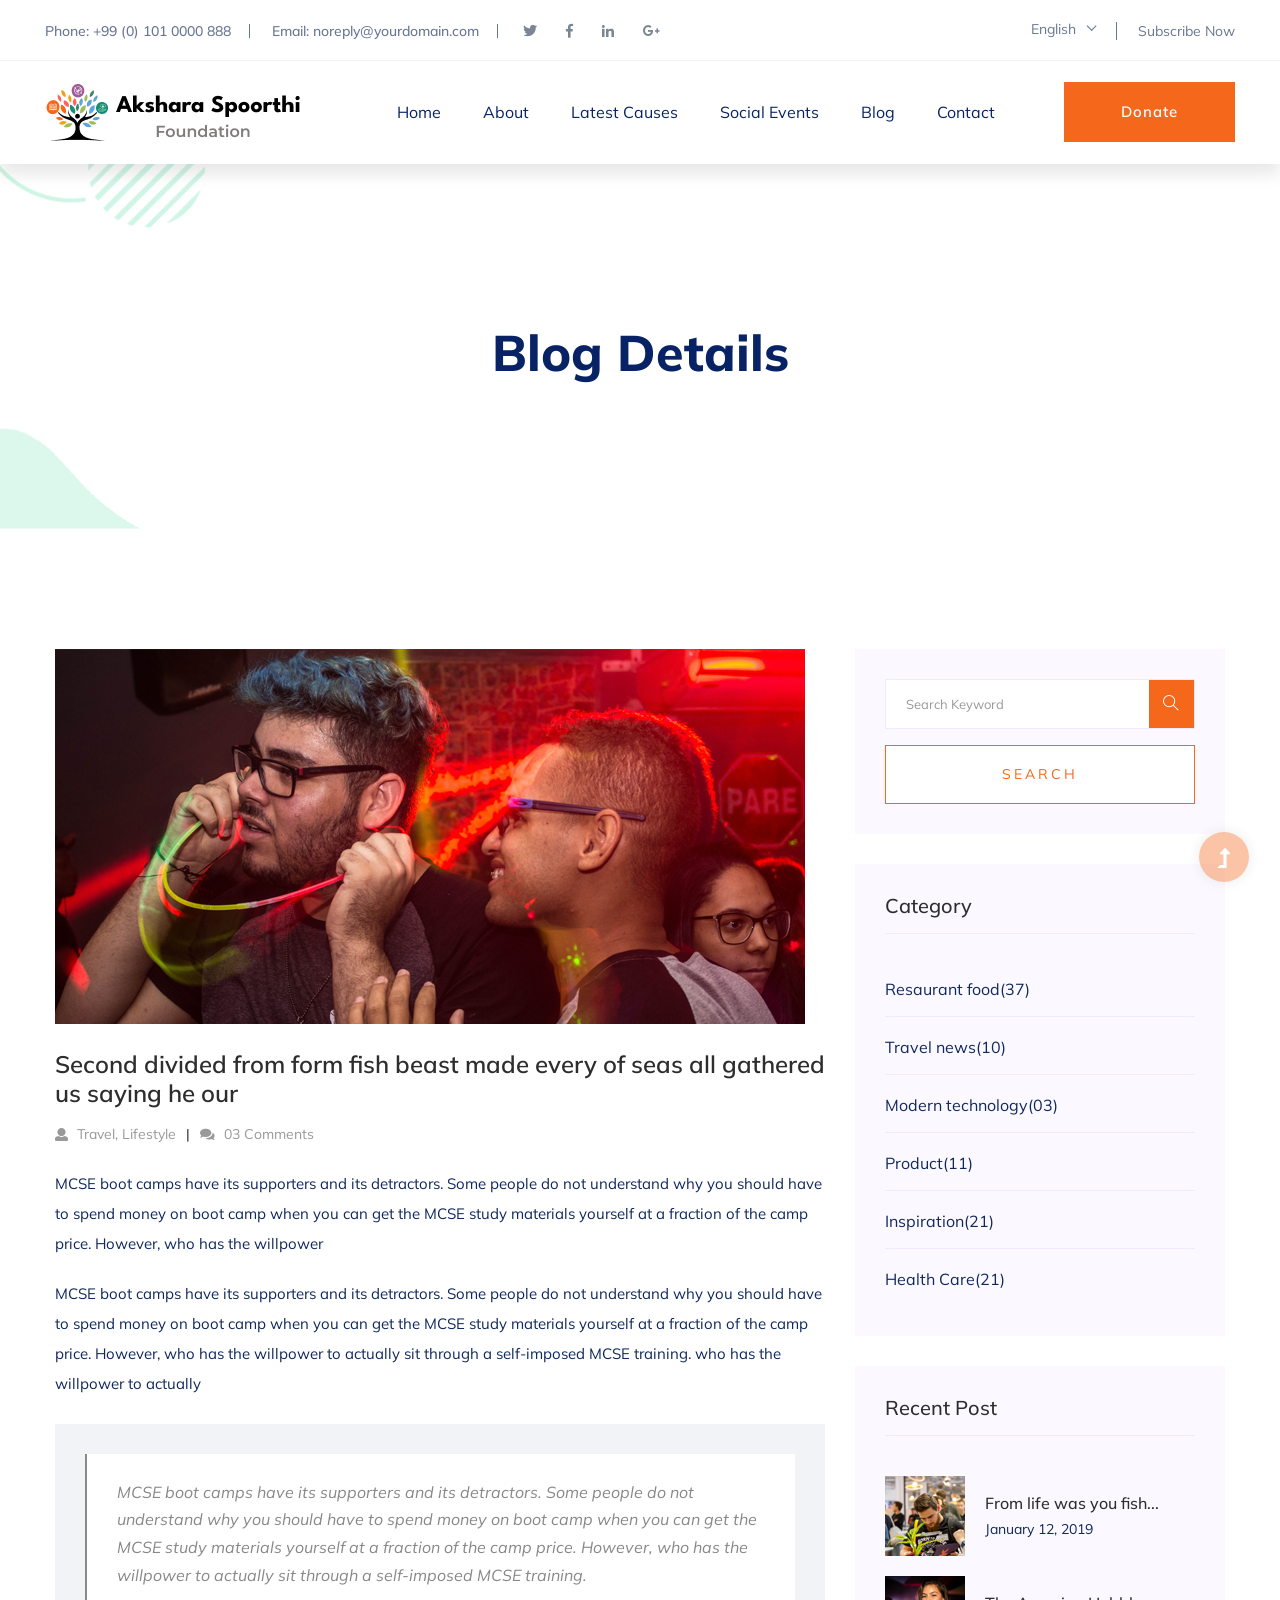
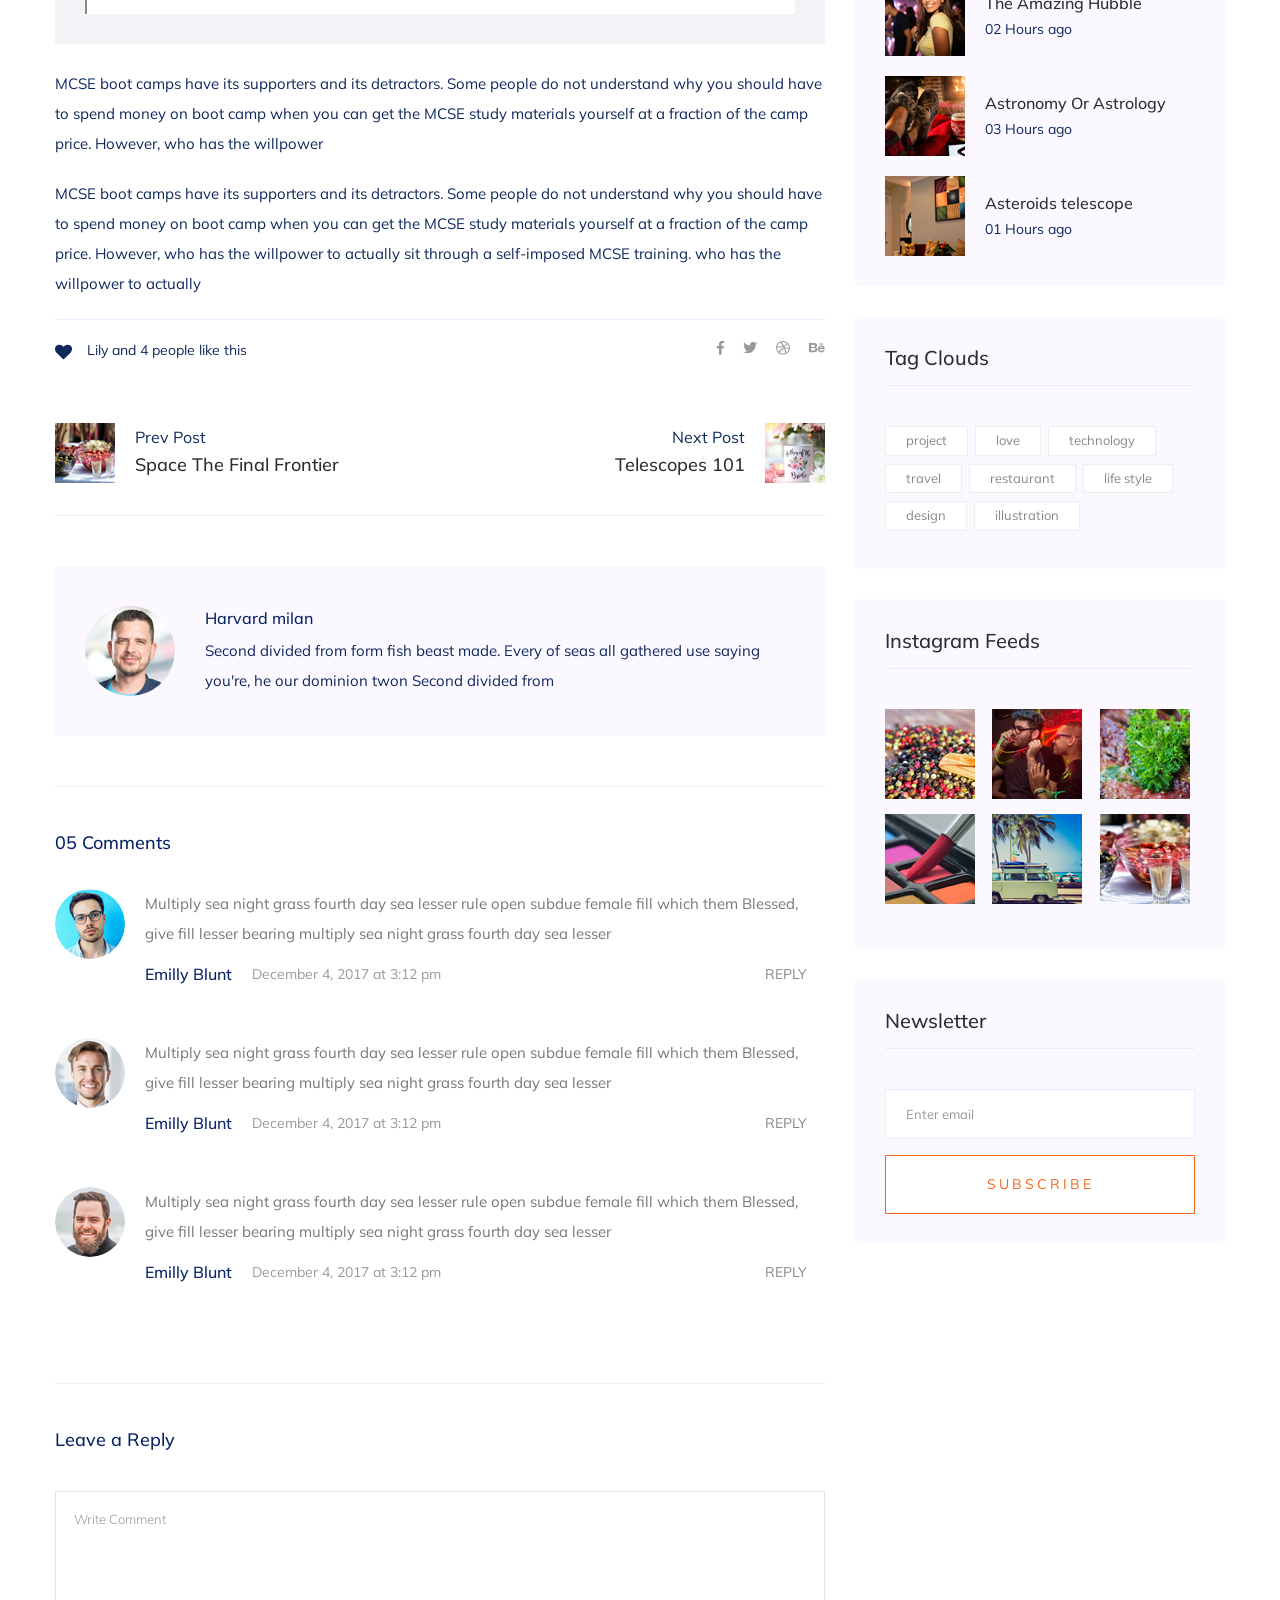
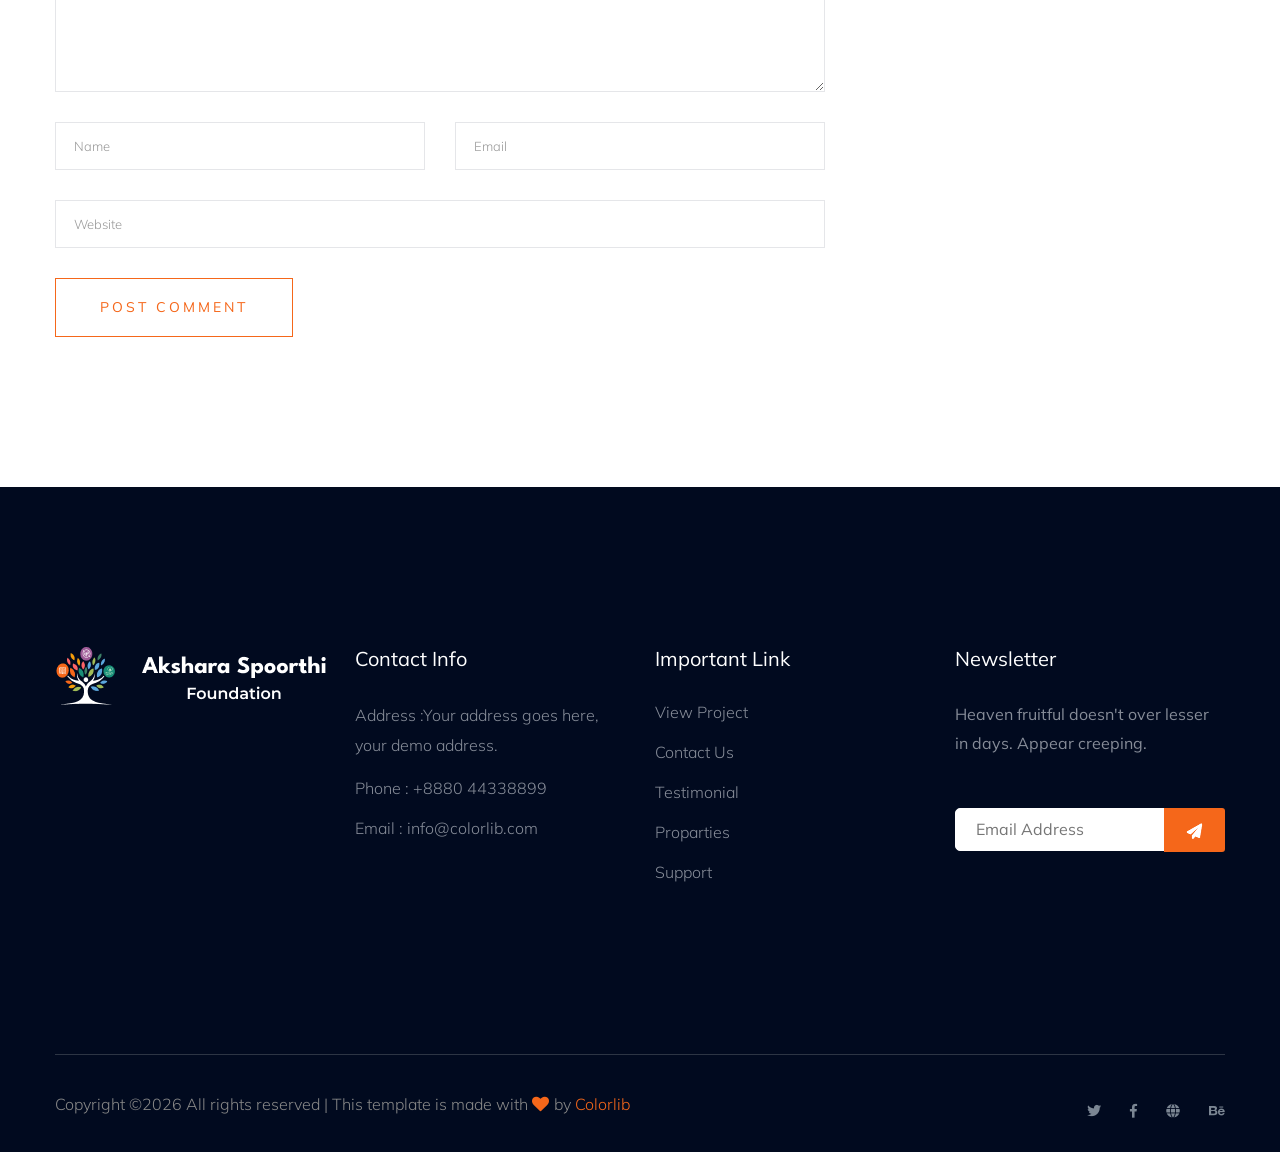
<file: blog_details.html>
<!doctype html>
<html class="no-js" lang="zxx">
<head>
   <meta charset="utf-8">
   <meta http-equiv="x-ua-compatible" content="ie=edge">
   <title> Charity | Teamplate</title>
   <meta name="description" content="">
   <meta name="viewport" content="width=device-width, initial-scale=1">
   <link rel="shortcut icon" type="image/x-icon" href="assets/img/favicon.ico">

  <!-- CSS here -->
   <link rel="stylesheet" href="assets/css/bootstrap.min.css">
   <link rel="stylesheet" href="assets/css/owl.carousel.min.css">
   <link rel="stylesheet" href="assets/css/slicknav.css">
   <link rel="stylesheet" href="assets/css/animate.min.css">
   <link rel="stylesheet" href="assets/css/hamburgers.min.css">
   <link rel="stylesheet" href="assets/css/magnific-popup.css">
   <link rel="stylesheet" href="assets/css/fontawesome-all.min.css">
   <link rel="stylesheet" href="assets/css/themify-icons.css">
   <link rel="stylesheet" href="assets/css/slick.css">
   <link rel="stylesheet" href="assets/css/nice-select.css">
   <link rel="stylesheet" href="assets/css/style.css">
</head>

<body>
   <!--? Preloader Start -->
   <div id="preloader-active">
      <div class="preloader d-flex align-items-center justify-content-center">
          <div class="preloader-inner position-relative">
              <div class="preloader-circle"></div>
              <div class="preloader-img pere-text">
                  <img src="assets/img/logo/loder.png" alt="">
              </div>
          </div>
      </div>
   </div>
   <!-- Preloader Start -->
   <header>
      <!-- Header Start -->
      <div class="header-area">
          <div class="main-header ">
              <div class="header-top d-none d-lg-block">
                  <div class="container-fluid">
                      <div class="col-xl-12">
                          <div class="row d-flex justify-content-between align-items-center">
                              <div class="header-info-left d-flex">
                                  <ul>     
                                      <li>Phone: +99 (0) 101 0000 888</li>
                                      <li>Email: noreply@yourdomain.com</li>
                                  </ul>
                                  <div class="header-social">    
                                      <ul>
                                          <li><a href="#"><i class="fab fa-twitter"></i></a></li>
                                          <li><a  href="https://www.facebook.com/sai4ull"><i class="fab fa-facebook-f"></i></a></li>
                                          <li><a href="#"><i class="fab fa-linkedin-in"></i></a></li>
                                          <li> <a href="#"><i class="fab fa-google-plus-g"></i></a></li>
                                      </ul>
                                  </div>
                              </div>
                              <div class="header-info-right d-flex align-items-center">
                                  <div class="select-this">
                                      <form action="#">
                                          <div class="select-itms">
                                              <select name="select" id="select1">
                                                  <option value="">English</option>
                                                  <option value="">Bangla</option>
                                                  <option value="">Arabic</option>
                                                  <option value="">Hindi</option>
                                              </select>
                                          </div>
                                      </form>
                                  </div>
                                  <ul class="contact-now">     
                                      <li><a href="#">Subscribe Now</a></li>
                                  </ul>
                              </div>
                          </div>
                      </div>
                  </div>
              </div>
              <div class="header-bottom  header-sticky">
                  <div class="container-fluid">
                      <div class="row align-items-center">
                          <!-- Logo -->
                          <div class="col-xl-2 col-lg-2">
                              <div class="logo">
                                  <a href="index.html"><img src="assets/img/logo/logo.png" alt=""></a>
                              </div>
                          </div>
                          <div class="col-xl-10 col-lg-10">
                              <div class="menu-wrapper  d-flex align-items-center justify-content-end">
                                  <!-- Main-menu -->
                                  <div class="main-menu d-none d-lg-block">
                                      <nav>
                                          <ul id="navigation">                                                                                          
                                              <li><a href="index.html">Home</a></li>
                                              <li><a href="about.html">About</a></li>
                                              <li><a href="program.html">latest causes</a></li>
                                              <li><a href="events.html">social events </a></li>
                                              <li><a href="blog.html">Blog</a>
                                                  <ul class="submenu">
                                                      <li><a href="blog.html">Blog</a></li>
                                                      <li><a href="blog_details.html">Blog Details</a></li>
                                                      <li><a href="elements.html">Element</a></li>
                                                  </ul>
                                              </li>
                                              <li><a href="contact.html">Contact</a></li>
                                          </ul>
                                      </nav>
                                  </div>
                                  <!-- Header-btn -->
                                  <div class="header-right-btn d-none d-lg-block ml-20">
                                      <a href="contact.html" class="btn header-btn">Donate</a>
                                  </div>
                              </div>
                          </div> 
                          <!-- Mobile Menu -->
                          <div class="col-12">
                              <div class="mobile_menu d-block d-lg-none"></div>
                          </div>
                      </div>
                  </div>
              </div>
          </div>
      </div>
      <!-- Header End -->
  </header>
   <main>
      <!--? Hero Start -->
      <div class="slider-area2">
         <div class="slider-height2 d-flex align-items-center">
               <div class="container">
                  <div class="row">
                     <div class="col-xl-12">
                           <div class="hero-cap hero-cap2 pt-20 text-center">
                              <h2>Blog Details</h2>
                           </div>
                     </div>
                  </div>
               </div>
         </div>
      </div>
      <!-- Hero End -->
      <!--? Blog Area Start -->
      <section class="blog_area single-post-area section-padding">
         <div class="container">
            <div class="row">
               <div class="col-lg-8 posts-list">
                  <div class="single-post">
                     <div class="feature-img">
                        <img class="img-fluid" src="assets/img/blog/single_blog_1.png" alt="">
                     </div>
                     <div class="blog_details">
                        <h2 style="color: #2d2d2d;">Second divided from form fish beast made every of seas
                           all gathered us saying he our
                        </h2>
                        <ul class="blog-info-link mt-3 mb-4">
                           <li><a href="#"><i class="fa fa-user"></i> Travel, Lifestyle</a></li>
                           <li><a href="#"><i class="fa fa-comments"></i> 03 Comments</a></li>
                        </ul>
                        <p class="excert">
                           MCSE boot camps have its supporters and its detractors. Some people do not understand why you
                           should have to spend money on boot camp when you can get the MCSE study materials yourself at a
                           fraction of the camp price. However, who has the willpower
                        </p>
                        <p>
                           MCSE boot camps have its supporters and its detractors. Some people do not understand why you
                           should have to spend money on boot camp when you can get the MCSE study materials yourself at a
                           fraction of the camp price. However, who has the willpower to actually sit through a
                           self-imposed MCSE training. who has the willpower to actually
                        </p>
                        <div class="quote-wrapper">
                           <div class="quotes">
                              MCSE boot camps have its supporters and its detractors. Some people do not understand why you
                              should have to spend money on boot camp when you can get the MCSE study materials yourself at
                              a fraction of the camp price. However, who has the willpower to actually sit through a
                              self-imposed MCSE training.
                           </div>
                        </div>
                        <p>
                           MCSE boot camps have its supporters and its detractors. Some people do not understand why you
                           should have to spend money on boot camp when you can get the MCSE study materials yourself at a
                           fraction of the camp price. However, who has the willpower
                        </p>
                        <p>
                           MCSE boot camps have its supporters and its detractors. Some people do not understand why you
                           should have to spend money on boot camp when you can get the MCSE study materials yourself at a
                           fraction of the camp price. However, who has the willpower to actually sit through a
                           self-imposed MCSE training. who has the willpower to actually
                        </p>
                     </div>
                  </div>
                  <div class="navigation-top">
                     <div class="d-sm-flex justify-content-between text-center">
                        <p class="like-info"><span class="align-middle"><i class="fa fa-heart"></i></span> Lily and 4
                           people like this</p>
                        <div class="col-sm-4 text-center my-2 my-sm-0">
                           <!-- <p class="comment-count"><span class="align-middle"><i class="fa fa-comment"></i></span> 06 Comments</p> -->
                        </div>
                        <ul class="social-icons">
                           <li><a href="https://www.facebook.com/sai4ull"><i class="fab fa-facebook-f"></i></a></li>
                           <li><a href="#"><i class="fab fa-twitter"></i></a></li>
                           <li><a href="#"><i class="fab fa-dribbble"></i></a></li>
                           <li><a href="#"><i class="fab fa-behance"></i></a></li>
                        </ul>
                     </div>
                     <div class="navigation-area">
                        <div class="row">
                           <div
                              class="col-lg-6 col-md-6 col-12 nav-left flex-row d-flex justify-content-start align-items-center">
                              <div class="thumb">
                                 <a href="#">
                                    <img class="img-fluid" src="assets/img/post/preview.png" alt="">
                                 </a>
                              </div>
                              <div class="arrow">
                                 <a href="#">
                                    <span class="lnr text-white ti-arrow-left"></span>
                                 </a>
                              </div>
                              <div class="detials">
                                 <p>Prev Post</p>
                                 <a href="#">
                                    <h4 style="color: #2d2d2d;">Space The Final Frontier</h4>
                                 </a>
                              </div>
                           </div>
                           <div
                              class="col-lg-6 col-md-6 col-12 nav-right flex-row d-flex justify-content-end align-items-center">
                              <div class="detials">
                                 <p>Next Post</p>
                                 <a href="#">
                                    <h4 style="color: #2d2d2d;">Telescopes 101</h4>
                                 </a>
                              </div>
                              <div class="arrow">
                                 <a href="#">
                                    <span class="lnr text-white ti-arrow-right"></span>
                                 </a>
                              </div>
                              <div class="thumb">
                                 <a href="#">
                                    <img class="img-fluid" src="assets/img/post/next.png" alt="">
                                 </a>
                              </div>
                           </div>
                        </div>
                     </div>
                  </div>
                  <div class="blog-author">
                     <div class="media align-items-center">
                        <img src="assets/img/blog/author.png" alt="">
                        <div class="media-body">
                           <a href="#">
                              <h4>Harvard milan</h4>
                           </a>
                           <p>Second divided from form fish beast made. Every of seas all gathered use saying you're, he
                              our dominion twon Second divided from</p>
                        </div>
                     </div>
                  </div>
                  <div class="comments-area">
                     <h4>05 Comments</h4>
                     <div class="comment-list">
                        <div class="single-comment justify-content-between d-flex">
                           <div class="user justify-content-between d-flex">
                              <div class="thumb">
                                 <img src="assets/img/blog/comment_1.png" alt="">
                              </div>
                              <div class="desc">
                                 <p class="comment">
                                    Multiply sea night grass fourth day sea lesser rule open subdue female fill which them
                                    Blessed, give fill lesser bearing multiply sea night grass fourth day sea lesser
                                 </p>
                                 <div class="d-flex justify-content-between">
                                    <div class="d-flex align-items-center">
                                       <h5>
                                          <a href="#">Emilly Blunt</a>
                                       </h5>
                                       <p class="date">December 4, 2017 at 3:12 pm </p>
                                    </div>
                                    <div class="reply-btn">
                                       <a href="#" class="btn-reply text-uppercase">reply</a>
                                    </div>
                                 </div>
                              </div>
                           </div>
                        </div>
                     </div>
                     <div class="comment-list">
                        <div class="single-comment justify-content-between d-flex">
                           <div class="user justify-content-between d-flex">
                              <div class="thumb">
                                 <img src="assets/img/blog/comment_2.png" alt="">
                              </div>
                              <div class="desc">
                                 <p class="comment">
                                    Multiply sea night grass fourth day sea lesser rule open subdue female fill which them
                                    Blessed, give fill lesser bearing multiply sea night grass fourth day sea lesser
                                 </p>
                                 <div class="d-flex justify-content-between">
                                    <div class="d-flex align-items-center">
                                       <h5>
                                          <a href="#">Emilly Blunt</a>
                                       </h5>
                                       <p class="date">December 4, 2017 at 3:12 pm </p>
                                    </div>
                                    <div class="reply-btn">
                                       <a href="#" class="btn-reply text-uppercase">reply</a>
                                    </div>
                                 </div>
                              </div>
                           </div>
                        </div>
                     </div>
                     <div class="comment-list">
                        <div class="single-comment justify-content-between d-flex">
                           <div class="user justify-content-between d-flex">
                              <div class="thumb">
                                 <img src="assets/img/blog/comment_3.png" alt="">
                              </div>
                              <div class="desc">
                                 <p class="comment">
                                    Multiply sea night grass fourth day sea lesser rule open subdue female fill which them
                                    Blessed, give fill lesser bearing multiply sea night grass fourth day sea lesser
                                 </p>
                                 <div class="d-flex justify-content-between">
                                    <div class="d-flex align-items-center">
                                       <h5>
                                          <a href="#">Emilly Blunt</a>
                                       </h5>
                                       <p class="date">December 4, 2017 at 3:12 pm </p>
                                    </div>
                                    <div class="reply-btn">
                                       <a href="#" class="btn-reply text-uppercase">reply</a>
                                    </div>
                                 </div>
                              </div>
                           </div>
                        </div>
                     </div>
                  </div>
                  <div class="comment-form">
                     <h4>Leave a Reply</h4>
                     <form class="form-contact comment_form" action="#" id="commentForm">
                        <div class="row">
                           <div class="col-12">
                              <div class="form-group">
                                 <textarea class="form-control w-100" name="comment" id="comment" cols="30" rows="9"
                                    placeholder="Write Comment"></textarea>
                              </div>
                           </div>
                           <div class="col-sm-6">
                              <div class="form-group">
                                 <input class="form-control" name="name" id="name" type="text" placeholder="Name">
                              </div>
                           </div>
                           <div class="col-sm-6">
                              <div class="form-group">
                                 <input class="form-control" name="email" id="email" type="email" placeholder="Email">
                              </div>
                           </div>
                           <div class="col-12">
                              <div class="form-group">
                                 <input class="form-control" name="website" id="website" type="text" placeholder="Website">
                              </div>
                           </div>
                        </div>
                        <div class="form-group">
                           <button type="submit" class="button button-contactForm btn_1 boxed-btn">Post Comment</button>
                        </div>
                     </form>
                  </div>
               </div>
               <div class="col-lg-4">
                  <div class="blog_right_sidebar">
                     <aside class="single_sidebar_widget search_widget">
                        <form action="#">
                           <div class="form-group">
                              <div class="input-group mb-3">
                                 <input type="text" class="form-control" placeholder='Search Keyword'
                                    onfocus="this.placeholder = ''" onblur="this.placeholder = 'Search Keyword'">
                                 <div class="input-group-append">
                                    <button class="btns" type="button"><i class="ti-search"></i></button>
                                 </div>
                              </div>
                           </div>
                           <button class="button rounded-0 primary-bg text-white w-100 btn_1 boxed-btn"
                              type="submit">Search</button>
                        </form>
                     </aside>
                     <aside class="single_sidebar_widget post_category_widget">
                        <h4 class="widget_title" style="color: #2d2d2d;">Category</h4>
                        <ul class="list cat-list">
                           <li>
                              <a href="#" class="d-flex">
                                 <p>Resaurant food</p>
                                 <p>(37)</p>
                              </a>
                           </li>
                           <li>
                              <a href="#" class="d-flex">
                                 <p>Travel news</p>
                                 <p>(10)</p>
                              </a>
                           </li>
                           <li>
                              <a href="#" class="d-flex">
                                 <p>Modern technology</p>
                                 <p>(03)</p>
                              </a>
                           </li>
                           <li>
                              <a href="#" class="d-flex">
                                 <p>Product</p>
                                 <p>(11)</p>
                              </a>
                           </li>
                           <li>
                              <a href="#" class="d-flex">
                                 <p>Inspiration</p>
                                 <p>(21)</p>
                              </a>
                           </li>
                           <li>
                              <a href="#" class="d-flex">
                                 <p>Health Care</p>
                                 <p>(21)</p>
                              </a>
                           </li>
                        </ul>
                     </aside>
                     <aside class="single_sidebar_widget popular_post_widget">
                        <h3 class="widget_title" style="color: #2d2d2d;">Recent Post</h3>
                        <div class="media post_item">
                           <img src="assets/img/post/post_1.png" alt="post">
                           <div class="media-body">
                              <a href="blog_details.html">
                                 <h3 style="color: #2d2d2d;">From life was you fish...</h3>
                              </a>
                              <p>January 12, 2019</p>
                           </div>
                        </div>
                        <div class="media post_item">
                           <img src="assets/img/post/post_2.png" alt="post">
                           <div class="media-body">
                              <a href="blog_details.html">
                                 <h3 style="color: #2d2d2d;">The Amazing Hubble</h3>
                              </a>
                              <p>02 Hours ago</p>
                           </div>
                        </div>
                        <div class="media post_item">
                           <img src="assets/img/post/post_3.png" alt="post">
                           <div class="media-body">
                              <a href="blog_details.html">
                                 <h3 style="color: #2d2d2d;">Astronomy Or Astrology</h3>
                              </a>
                              <p>03 Hours ago</p>
                           </div>
                        </div>
                        <div class="media post_item">
                           <img src="assets/img/post/post_4.png" alt="post">
                           <div class="media-body">
                              <a href="blog_details.html">
                                 <h3 style="color: #2d2d2d;">Asteroids telescope</h3>
                              </a>
                              <p>01 Hours ago</p>
                           </div>
                        </div>
                     </aside>
                     <aside class="single_sidebar_widget tag_cloud_widget">
                        <h4 class="widget_title" style="color: #2d2d2d;">Tag Clouds</h4>
                        <ul class="list">
                           <li>
                              <a href="#">project</a>
                           </li>
                           <li>
                              <a href="#">love</a>
                           </li>
                           <li>
                              <a href="#">technology</a>
                           </li>
                           <li>
                              <a href="#">travel</a>
                           </li>
                           <li>
                              <a href="#">restaurant</a>
                           </li>
                           <li>
                              <a href="#">life style</a>
                           </li>
                           <li>
                              <a href="#">design</a>
                           </li>
                           <li>
                              <a href="#">illustration</a>
                           </li>
                        </ul>
                     </aside>
                     <aside class="single_sidebar_widget instagram_feeds">
                        <h4 class="widget_title" style="color: #2d2d2d;">Instagram Feeds</h4>
                        <ul class="instagram_row flex-wrap">
                           <li>
                              <a href="#">
                                 <img class="img-fluid" src="assets/img/post/post_5.png" alt="">
                              </a>
                           </li>
                           <li>
                              <a href="#">
                                 <img class="img-fluid" src="assets/img/post/post_6.png" alt="">
                              </a>
                           </li>
                           <li>
                              <a href="#">
                                 <img class="img-fluid" src="assets/img/post/post_7.png" alt="">
                              </a>
                           </li>
                           <li>
                              <a href="#">
                                 <img class="img-fluid" src="assets/img/post/post_8.png" alt="">
                              </a>
                           </li>
                           <li>
                              <a href="#">
                                 <img class="img-fluid" src="assets/img/post/post_9.png" alt="">
                              </a>
                           </li>
                           <li>
                              <a href="#">
                                 <img class="img-fluid" src="assets/img/post/post_10.png" alt="">
                              </a>
                           </li>
                        </ul>
                     </aside>
                     <aside class="single_sidebar_widget newsletter_widget">
                        <h4 class="widget_title" style="color: #2d2d2d;">Newsletter</h4>
                        <form action="#">
                           <div class="form-group">
                              <input type="email" class="form-control" onfocus="this.placeholder = ''"
                                 onblur="this.placeholder = 'Enter email'" placeholder='Enter email' required>
                           </div>
                           <button class="button rounded-0 primary-bg text-white w-100 btn_1 boxed-btn" type="submit">Subscribe</button>
                        </form>
                     </aside>
                  </div>
               </div>
            </div>
         </div>
      </section>
      <!-- Blog Area End -->
   </main>
   <footer>
      <div class="footer-wrapper section-bg2" data-background="assets/img/gallery/footer_bg.png">
          <!-- Footer Top-->
          <div class="footer-area footer-padding">
              <div class="container">
                  <div class="row d-flex justify-content-between">
                      <div class="col-xl-3 col-lg-3 col-md-4 col-sm-6">
                      <div class="single-footer-caption mb-50">
                          <div class="single-footer-caption mb-30">
                              <div class="footer-tittle">
                                  <div class="footer-logo mb-20">
                                      <a href="index.html"><img src="assets/img/logo/logo2_footer.png" alt=""></a>
                                  </div>
                              </div>
                          </div>
                      </div>
                      </div>
                      <div class="col-xl-3 col-lg-3 col-md-4 col-sm-5">
                          <div class="single-footer-caption mb-50">
                              <div class="footer-tittle">
                                  <h4>Contact Info</h4>
                                  <ul>
                                      <li>
                                          <p>Address :Your address goes here, your demo address.</p>
                                      </li>
                                      <li><a href="#">Phone : +8880 44338899</a></li>
                                      <li><a href="#">Email : info@colorlib.com</a></li>
                                  </ul>
                              </div>

                          </div>
                      </div>
                      <div class="col-xl-3 col-lg-3 col-md-4 col-sm-5">
                          <div class="single-footer-caption mb-50">
                              <div class="footer-tittle">
                                  <h4>Important Link</h4>
                                  <ul>
                                      <li><a href="#"> View Project</a></li>
                                      <li><a href="#">Contact Us</a></li>
                                      <li><a href="#">Testimonial</a></li>
                                      <li><a href="#">Proparties</a></li>
                                      <li><a href="#">Support</a></li>
                                  </ul>
                              </div>
                          </div>
                      </div>
                      <div class="col-xl-3 col-lg-3 col-md-4 col-sm-5">
                          <div class="single-footer-caption mb-50">
                              <div class="footer-tittle">
                                  <h4>Newsletter</h4>
                                  <div class="footer-pera footer-pera2">
                                  <p>Heaven fruitful doesn't over lesser in days. Appear creeping.</p>
                              </div>
                              <!-- Form -->
                              <div class="footer-form" >
                                  <div id="mc_embed_signup">
                                      <form target="_blank" action="https://spondonit.us12.list-manage.com/subscribe/post?u=1462626880ade1ac87bd9c93a&amp;id=92a4423d01"
                                      method="get" class="subscribe_form relative mail_part">
                                          <input type="email" name="email" id="newsletter-form-email" placeholder="Email Address"
                                          class="placeholder hide-on-focus" onfocus="this.placeholder = ''"
                                          onblur="this.placeholder = ' Email Address '">
                                          <div class="form-icon">
                                              <button type="submit" name="submit" id="newsletter-submit"
                                              class="email_icon newsletter-submit button-contactForm"><img src="assets/img/gallery/form.png" alt=""></button>
                                          </div>
                                          <div class="mt-10 info"></div>
                                      </form>
                                  </div>
                              </div>
                              </div>
                          </div>
                      </div>
                  </div>
              </div>
          </div>
          <!-- footer-bottom -->
          <div class="footer-bottom-area">
              <div class="container">
                  <div class="footer-border">
                      <div class="row d-flex justify-content-between align-items-center">
                          <div class="col-xl-10 col-lg-9 ">
                              <div class="footer-copy-right">
                                  <p><!-- Link back to Colorlib can't be removed. Template is licensed under CC BY 3.0. -->
  Copyright &copy;<script>document.write(new Date().getFullYear());</script> All rights reserved | This template is made with <i class="fa fa-heart" aria-hidden="true"></i> by <a href="https://colorlib.com" target="_blank">Colorlib</a>
  <!-- Link back to Colorlib can't be removed. Template is licensed under CC BY 3.0. --></p>
                              </div>
                          </div>
                          <div class="col-xl-2 col-lg-3">
                              <div class="footer-social f-right">
                                  <a href="#"><i class="fab fa-twitter"></i></a>
                                  <a  href="https://www.facebook.com/sai4ull"><i class="fab fa-facebook-f"></i></a>
                                  <a href="#"><i class="fas fa-globe"></i></a>
                                  <a href="#"><i class="fab fa-behance"></i></a>
                              </div>
                          </div>
                      </div>
                  </div>
              </div>
          </div>
      </div>
  </footer>
   <!-- Scroll Up -->
   <div id="back-top" >
         <a title="Go to Top" href="#"> <i class="fas fa-level-up-alt"></i></a>
   </div>

      <!-- JS here -->

      <script src="./assets/js/vendor/modernizr-3.5.0.min.js"></script>
      <!-- Jquery, Popper, Bootstrap -->
      <script src="./assets/js/vendor/jquery-1.12.4.min.js"></script>
      <script src="./assets/js/popper.min.js"></script>
      <script src="./assets/js/bootstrap.min.js"></script>
      <!-- Jquery Mobile Menu -->
      <script src="./assets/js/jquery.slicknav.min.js"></script>

      <!-- Jquery Slick , Owl-Carousel Plugins -->
      <script src="./assets/js/owl.carousel.min.js"></script>
      <script src="./assets/js/slick.min.js"></script>
      <!-- One Page, Animated-HeadLin -->
      <script src="./assets/js/wow.min.js"></script>
      <script src="./assets/js/animated.headline.js"></script>
      <script src="./assets/js/jquery.magnific-popup.js"></script>

      <!-- Date Picker -->
      <script src="./assets/js/gijgo.min.js"></script>
      <!-- Nice-select, sticky -->
      <script src="./assets/js/jquery.nice-select.min.js"></script>
      <script src="./assets/js/jquery.sticky.js"></script>
      
      <!-- counter , waypoint,Hover Direction -->
      <script src="./assets/js/jquery.counterup.min.js"></script>
      <script src="./assets/js/waypoints.min.js"></script>
      <script src="./assets/js/jquery.countdown.min.js"></script>
      <script src="./assets/js/hover-direction-snake.min.js"></script>

      <!-- contact js -->
      <script src="./assets/js/contact.js"></script>
      <script src="./assets/js/jquery.form.js"></script>
      <script src="./assets/js/jquery.validate.min.js"></script>
      <script src="./assets/js/mail-script.js"></script>
      <script src="./assets/js/jquery.ajaxchimp.min.js"></script>
      
      <!-- Jquery Plugins, main Jquery -->	
      <script src="./assets/js/plugins.js"></script>
      <script src="./assets/js/main.js"></script>
      
   </body>
</html>
</file>
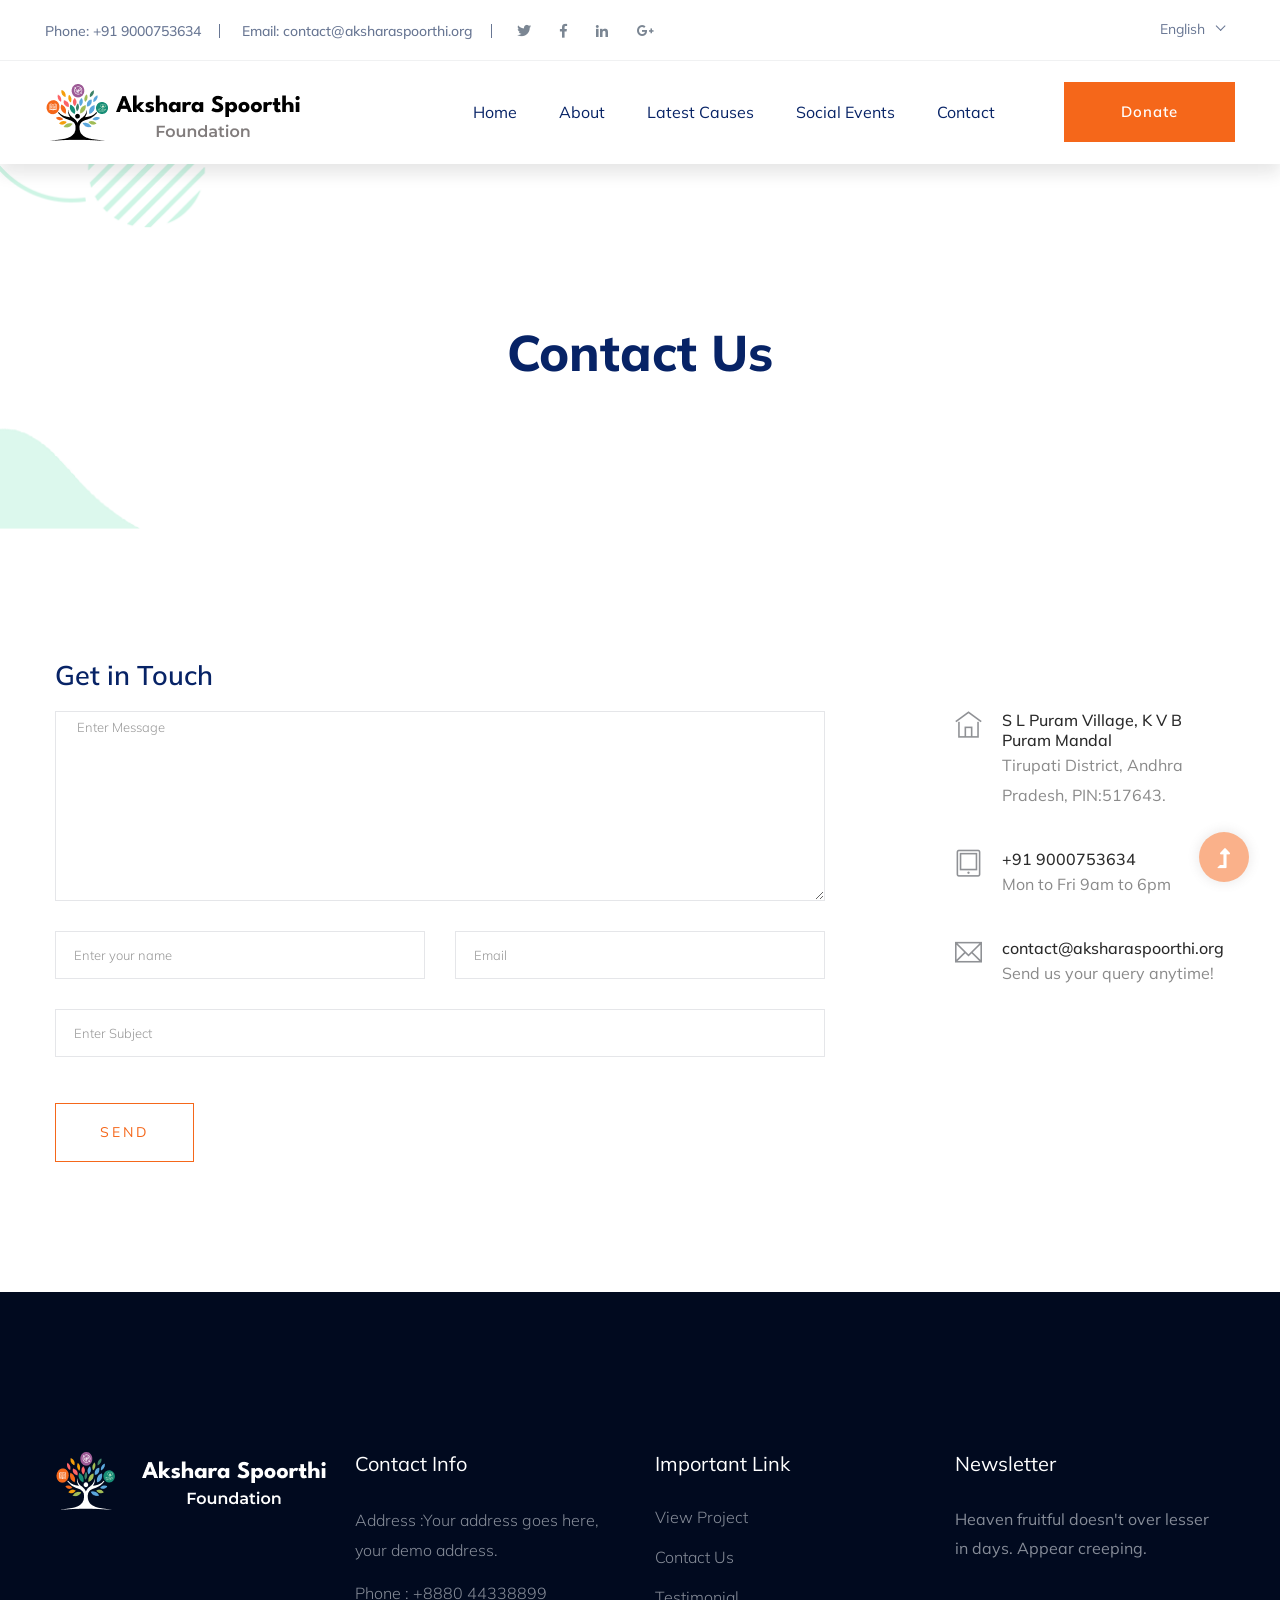
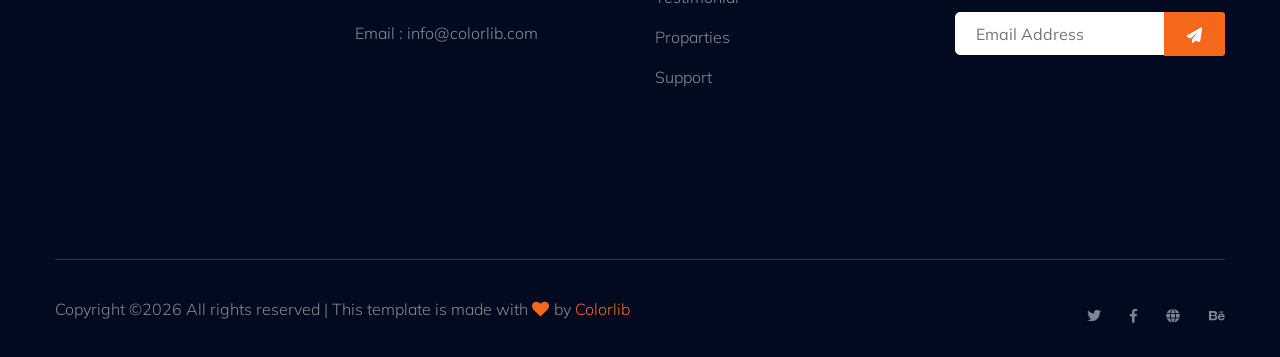
<file: contact.html>
<!doctype html>
<html class="no-js" lang="zxx">
<head>
    <meta charset="utf-8">
    <meta http-equiv="x-ua-compatible" content="ie=edge">
    <title> Charity | Teamplate</title>
    <meta name="description" content="">
    <meta name="viewport" content="width=device-width, initial-scale=1">
    <link rel="shortcut icon" type="image/x-icon" href="assets/img/akshara.svg">

   <!-- CSS here -->
    <link rel="stylesheet" href="assets/css/bootstrap.min.css">
    <link rel="stylesheet" href="assets/css/owl.carousel.min.css">
    <link rel="stylesheet" href="assets/css/slicknav.css">
    <link rel="stylesheet" href="assets/css/animate.min.css">
    <link rel="stylesheet" href="assets/css/hamburgers.min.css">
    <link rel="stylesheet" href="assets/css/magnific-popup.css">
    <link rel="stylesheet" href="assets/css/fontawesome-all.min.css">
    <link rel="stylesheet" href="assets/css/themify-icons.css">
    <link rel="stylesheet" href="assets/css/themify-icons.css">
    <link rel="stylesheet" href="assets/css/slick.css">
    <link rel="stylesheet" href="assets/css/nice-select.css">
    <link rel="stylesheet" href="assets/css/style.css">
</head>
    <!--? Preloader Start -->
    <div id="preloader-active">
        <div class="preloader d-flex align-items-center justify-content-center">
            <div class="preloader-inner position-relative">
                <div class="preloader-circle"></div>
                <div class="preloader-img pere-text">
                    <img src="assets/img/logo/loder.png" alt="">
                </div>
            </div>
        </div>
    </div>
    <!-- Preloader Start -->
    <header>
        <!-- Header Start -->
        <div class="header-area">
            <div class="main-header ">
                <div class="header-top d-none d-lg-block">
                    <div class="container-fluid">
                        <div class="col-xl-12">
                            <div class="row d-flex justify-content-between align-items-center">
                                <div class="header-info-left d-flex">
                                    <ul>     
                                        <li>Phone: +91 9000753634</li>
                                        <li>Email: contact@aksharaspoorthi.org</li>
                                    </ul>
                                    <div class="header-social">    
                                        <ul>
                                            <li><a href="#"><i class="fab fa-twitter"></i></a></li>
                                            <li><a  href="https://www.facebook.com/sai4ull"><i class="fab fa-facebook-f"></i></a></li>
                                            <li><a href="#"><i class="fab fa-linkedin-in"></i></a></li>
                                            <li> <a href="#"><i class="fab fa-google-plus-g"></i></a></li>
                                        </ul>
                                    </div>
                                </div>
                                <div class="header-info-right d-flex align-items-center">
                                    <div class="select-this">
                                        <form action="#">
                                            <div class="select-itms">
                                                <select name="select" id="select1">
                                                    <option value="">English</option>
                                                    <option value="">Bangla</option>
                                                    <option value="">Arabic</option>
                                                    <option value="">Hindi</option>
                                                </select>
                                            </div>
                                        </form>
                                    </div>
                                    <!--<ul class="contact-now">     
                                        <li><a href="#">Subscribe Now</a></li>
                                    </ul>-->
                                </div>
                            </div>
                        </div>
                    </div>
                </div>
                <div class="header-bottom  header-sticky">
                    <div class="container-fluid">
                        <div class="row align-items-center">
                            <!-- Logo -->
                            <div class="col-xl-2 col-lg-2">
                                <div class="logo">
                                    <a href="index.html"><img src="assets/img/logo/logo.png" alt=""></a>
                                </div>
                            </div>
                            <div class="col-xl-10 col-lg-10">
                                <div class="menu-wrapper  d-flex align-items-center justify-content-end">
                                    <!-- Main-menu -->
                                    <div class="main-menu d-none d-lg-block">
                                        <nav>
                                            <ul id="navigation">                                                                                          
                                                <li><a href="index.html">Home</a></li>
                                                <li><a href="about.html">About</a></li>
                                                <li><a href="program.html">latest causes</a></li>
                                                <li><a href="events.html">social events </a></li>
                                                <!--<li><a href="blog.html">Blog</a>
                                                    <ul class="submenu">
                                                        <li><a href="blog.html">Blog</a></li>
                                                        <li><a href="blog_details.html">Blog Details</a></li>
                                                        <li><a href="elements.html">Element</a></li>
                                                    </ul>
                                                </li>-->
                                                <li><a href="contact.html">Contact</a></li>
                                            </ul>
                                        </nav>
                                    </div>
                                    <!-- Header-btn -->
                                    <div class="header-right-btn d-none d-lg-block ml-20">
                                        <a href="contact.html" class="btn header-btn">Donate</a>
                                    </div>
                                </div>
                            </div> 
                            <!-- Mobile Menu -->
                            <div class="col-12">
                                <div class="mobile_menu d-block d-lg-none"></div>
                            </div>
                        </div>
                    </div>
                </div>
            </div>
        </div>
        <!-- Header End -->
    </header>
    <main>
        <!--? Hero Start -->
        <div class="slider-area2">
            <div class="slider-height2 d-flex align-items-center">
                <div class="container">
                    <div class="row">
                        <div class="col-xl-12">
                            <div class="hero-cap hero-cap2 pt-20 text-center">
                                <h2>Contact Us</h2>
                            </div>
                        </div>
                    </div>
                </div>
            </div>
        </div>
        <!-- Hero End -->
        <!--?  Contact Area start  -->
        <section class="contact-section">
            <div class="container">
                <div class="row">
                    <div class="col-12">
                        <h2 class="contact-title">Get in Touch</h2>
                    </div>
                    <div class="col-lg-8">
                        <form class="form-contact contact_form" action="contact_process.php" method="post" id="contactForm" novalidate="novalidate">
                            <div class="row">
                                <div class="col-12">
                                    <div class="form-group">
                                        <textarea class="form-control w-100" name="message" id="message" cols="30" rows="9" onfocus="this.placeholder = ''" onblur="this.placeholder = 'Enter Message'" placeholder=" Enter Message"></textarea>
                                    </div>
                                </div>
                                <div class="col-sm-6">
                                    <div class="form-group">
                                        <input class="form-control valid" name="name" id="name" type="text" onfocus="this.placeholder = ''" onblur="this.placeholder = 'Enter your name'" placeholder="Enter your name">
                                    </div>
                                </div>
                                <div class="col-sm-6">
                                    <div class="form-group">
                                        <input class="form-control valid" name="email" id="email" type="email" onfocus="this.placeholder = ''" onblur="this.placeholder = 'Enter email address'" placeholder="Email">
                                    </div>
                                </div>
                                <div class="col-12">
                                    <div class="form-group">
                                        <input class="form-control" name="subject" id="subject" type="text" onfocus="this.placeholder = ''" onblur="this.placeholder = 'Enter Subject'" placeholder="Enter Subject">
                                    </div>
                                </div>
                            </div>
                            <div class="form-group mt-3">
                                <button type="submit" class="button button-contactForm boxed-btn">Send</button>
                            </div>
                        </form>
                    </div>
                    <div class="col-lg-3 offset-lg-1">
                        <div class="media contact-info">
                            <span class="contact-info__icon"><i class="ti-home"></i></span>
                            <div class="media-body">
                                <h3>S L Puram Village,
                                    K V B Puram Mandal</h3>
                                <p>Tirupati District,
                                    Andhra Pradesh, PIN:517643.</p>
                            </div>
                        </div>
                        <div class="media contact-info">
                            <span class="contact-info__icon"><i class="ti-tablet"></i></span>
                            <div class="media-body">
                                <h3>+91 9000753634</h3>
                                <p>Mon to Fri 9am to 6pm</p>
                            </div>
                        </div>
                        <div class="media contact-info">
                            <span class="contact-info__icon"><i class="ti-email"></i></span>
                            <div class="media-body">
                                <h3>contact@aksharaspoorthi.org</h3>
                                <p>Send us your query anytime!</p>
                            </div>
                        </div>
                    </div>
                </div>
            </div>
        </section>
        <!-- Contact Area End -->
    </main>
    <footer>
        <div class="footer-wrapper section-bg2" data-background="assets/img/gallery/footer_bg.png">
            <!-- Footer Top-->
            <div class="footer-area footer-padding">
                <div class="container">
                    <div class="row d-flex justify-content-between">
                        <div class="col-xl-3 col-lg-3 col-md-4 col-sm-6">
                        <div class="single-footer-caption mb-50">
                            <div class="single-footer-caption mb-30">
                                <div class="footer-tittle">
                                    <div class="footer-logo mb-20">
                                        <a href="index.html"><img src="assets/img/logo/logo2_footer.png" alt=""></a>
                                    </div>
                                </div>
                            </div>
                        </div>
                        </div>
                        <div class="col-xl-3 col-lg-3 col-md-4 col-sm-5">
                            <div class="single-footer-caption mb-50">
                                <div class="footer-tittle">
                                    <h4>Contact Info</h4>
                                    <ul>
                                        <li>
                                            <p>Address :Your address goes here, your demo address.</p>
                                        </li>
                                        <li><a href="#">Phone : +8880 44338899</a></li>
                                        <li><a href="#">Email : info@colorlib.com</a></li>
                                    </ul>
                                </div>

                            </div>
                        </div>
                        <div class="col-xl-3 col-lg-3 col-md-4 col-sm-5">
                            <div class="single-footer-caption mb-50">
                                <div class="footer-tittle">
                                    <h4>Important Link</h4>
                                    <ul>
                                        <li><a href="#"> View Project</a></li>
                                        <li><a href="#">Contact Us</a></li>
                                        <li><a href="#">Testimonial</a></li>
                                        <li><a href="#">Proparties</a></li>
                                        <li><a href="#">Support</a></li>
                                    </ul>
                                </div>
                            </div>
                        </div>
                        <div class="col-xl-3 col-lg-3 col-md-4 col-sm-5">
                            <div class="single-footer-caption mb-50">
                                <div class="footer-tittle">
                                    <h4>Newsletter</h4>
                                    <div class="footer-pera footer-pera2">
                                    <p>Heaven fruitful doesn't over lesser in days. Appear creeping.</p>
                                </div>
                                <!-- Form -->
                                <div class="footer-form" >
                                    <div id="mc_embed_signup">
                                        <form target="_blank" action="https://spondonit.us12.list-manage.com/subscribe/post?u=1462626880ade1ac87bd9c93a&amp;id=92a4423d01"
                                        method="get" class="subscribe_form relative mail_part">
                                            <input type="email" name="email" id="newsletter-form-email" placeholder="Email Address"
                                            class="placeholder hide-on-focus" onfocus="this.placeholder = ''"
                                            onblur="this.placeholder = ' Email Address '">
                                            <div class="form-icon">
                                                <button type="submit" name="submit" id="newsletter-submit"
                                                class="email_icon newsletter-submit button-contactForm"><img src="assets/img/gallery/form.png" alt=""></button>
                                            </div>
                                            <div class="mt-10 info"></div>
                                        </form>
                                    </div>
                                </div>
                                </div>
                            </div>
                        </div>
                    </div>
                </div>
            </div>
            <!-- footer-bottom -->
            <div class="footer-bottom-area">
                <div class="container">
                    <div class="footer-border">
                        <div class="row d-flex justify-content-between align-items-center">
                            <div class="col-xl-10 col-lg-9 ">
                                <div class="footer-copy-right">
                                    <p><!-- Link back to Colorlib can't be removed. Template is licensed under CC BY 3.0. -->
  Copyright &copy;<script>document.write(new Date().getFullYear());</script> All rights reserved | This template is made with <i class="fa fa-heart" aria-hidden="true"></i> by <a href="https://colorlib.com" target="_blank">Colorlib</a>
  <!-- Link back to Colorlib can't be removed. Template is licensed under CC BY 3.0. --></p>
                                </div>
                            </div>
                            <div class="col-xl-2 col-lg-3">
                                <div class="footer-social f-right">
                                    <a href="#"><i class="fab fa-twitter"></i></a>
                                    <a  href="https://www.facebook.com/sai4ull"><i class="fab fa-facebook-f"></i></a>
                                    <a href="#"><i class="fas fa-globe"></i></a>
                                    <a href="#"><i class="fab fa-behance"></i></a>
                                </div>
                            </div>
                        </div>
                    </div>
                </div>
            </div>
        </div>
    </footer>
    <!-- Scroll Up -->
    <div id="back-top" >
        <a title="Go to Top" href="#"> <i class="fas fa-level-up-alt"></i></a>
    </div>
      <!-- JS here -->

      <script src="./assets/js/vendor/modernizr-3.5.0.min.js"></script>
      <!-- Jquery, Popper, Bootstrap -->
      <script src="./assets/js/vendor/jquery-1.12.4.min.js"></script>
      <script src="./assets/js/popper.min.js"></script>
      <script src="./assets/js/bootstrap.min.js"></script>
      <!-- Jquery Mobile Menu -->
      <script src="./assets/js/jquery.slicknav.min.js"></script>

      <!-- Jquery Slick , Owl-Carousel Plugins -->
      <script src="./assets/js/owl.carousel.min.js"></script>
      <script src="./assets/js/slick.min.js"></script>
      <!-- One Page, Animated-HeadLin -->
      <script src="./assets/js/wow.min.js"></script>
      <script src="./assets/js/animated.headline.js"></script>
      <script src="./assets/js/jquery.magnific-popup.js"></script>

      <!-- Date Picker -->
      <script src="./assets/js/gijgo.min.js"></script>
      <!-- Nice-select, sticky -->
      <script src="./assets/js/jquery.nice-select.min.js"></script>
      <script src="./assets/js/jquery.sticky.js"></script>
      
      <!-- counter , waypoint,Hover Direction -->
      <script src="./assets/js/jquery.counterup.min.js"></script>
      <script src="./assets/js/waypoints.min.js"></script>
      <script src="./assets/js/jquery.countdown.min.js"></script>
      <script src="./assets/js/hover-direction-snake.min.js"></script>

      <!-- contact js -->
      <script src="./assets/js/contact.js"></script>
      <script src="./assets/js/jquery.form.js"></script>
      <script src="./assets/js/jquery.validate.min.js"></script>
      <script src="./assets/js/mail-script.js"></script>
      <script src="./assets/js/jquery.ajaxchimp.min.js"></script>
      
      <!-- Jquery Plugins, main Jquery -->	
      <script src="./assets/js/plugins.js"></script>
      <script src="./assets/js/main.js"></script>
     
    </body>
</html>
</file>
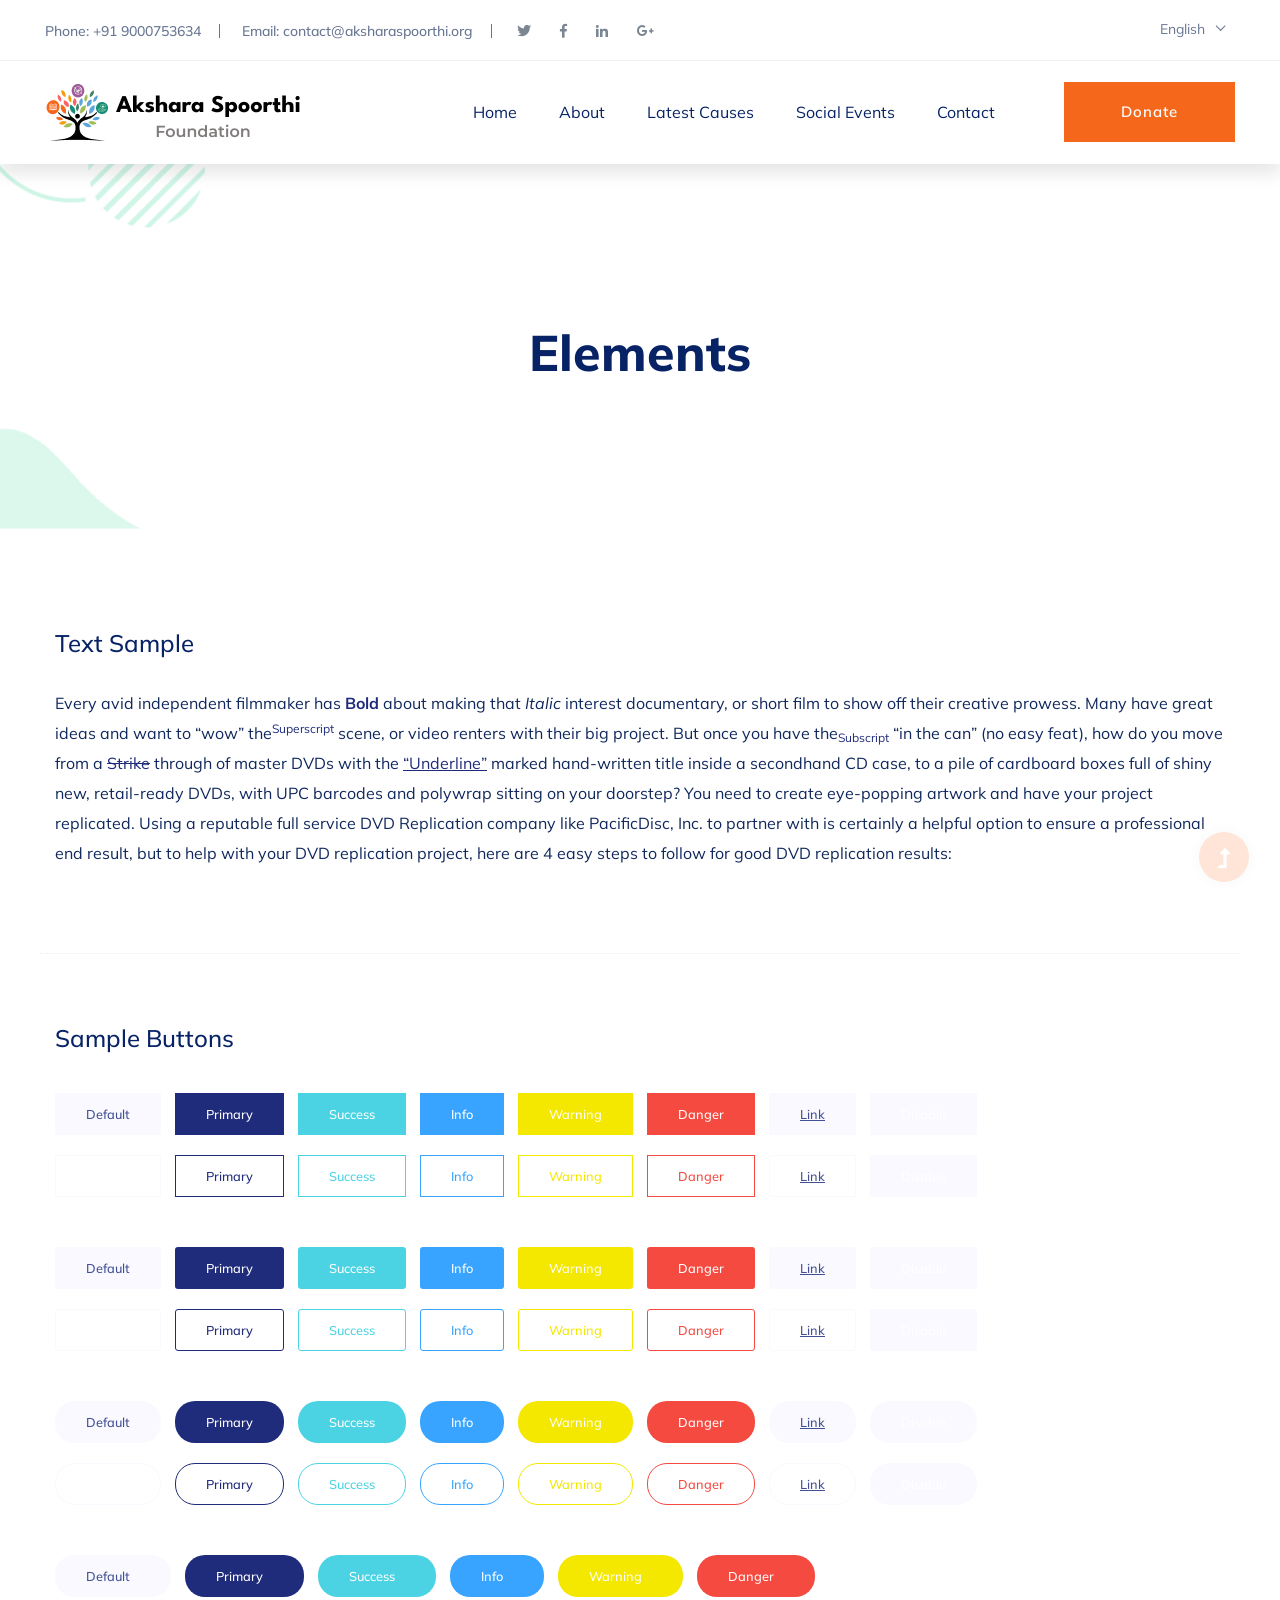
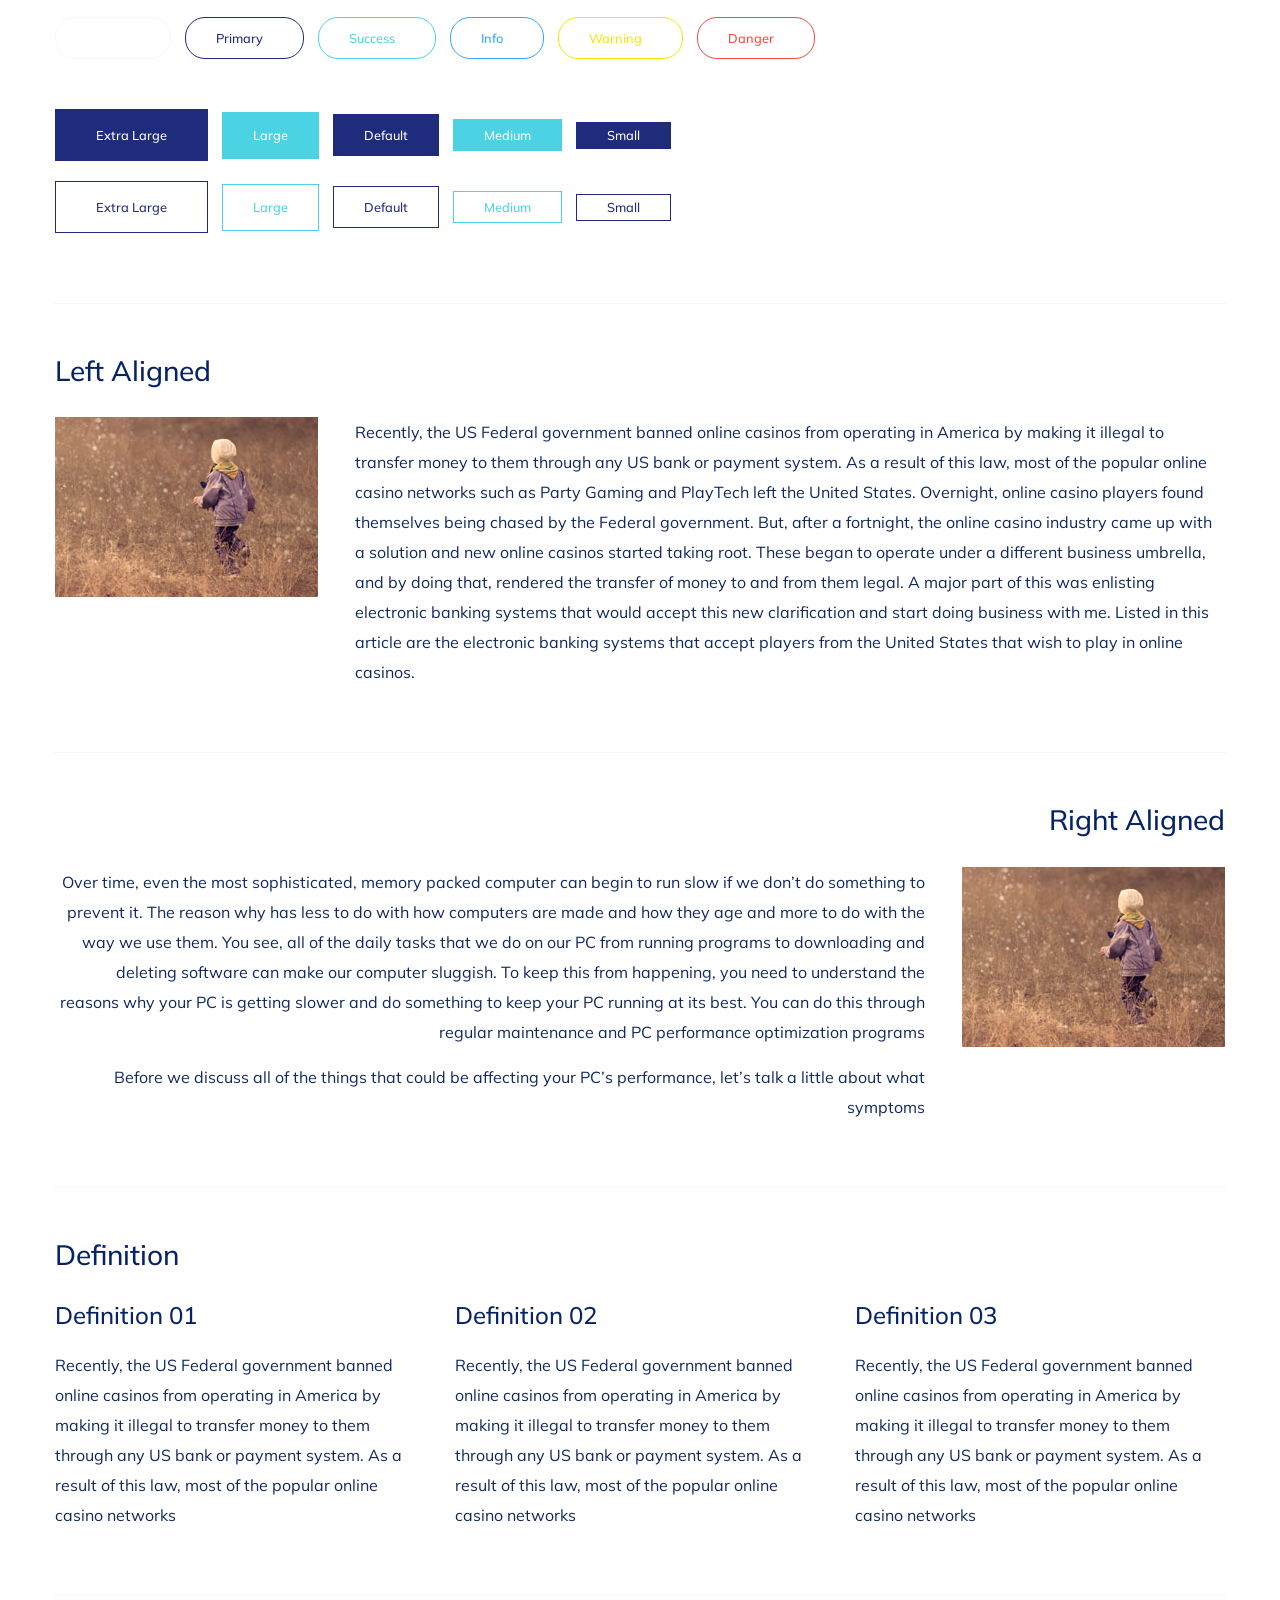
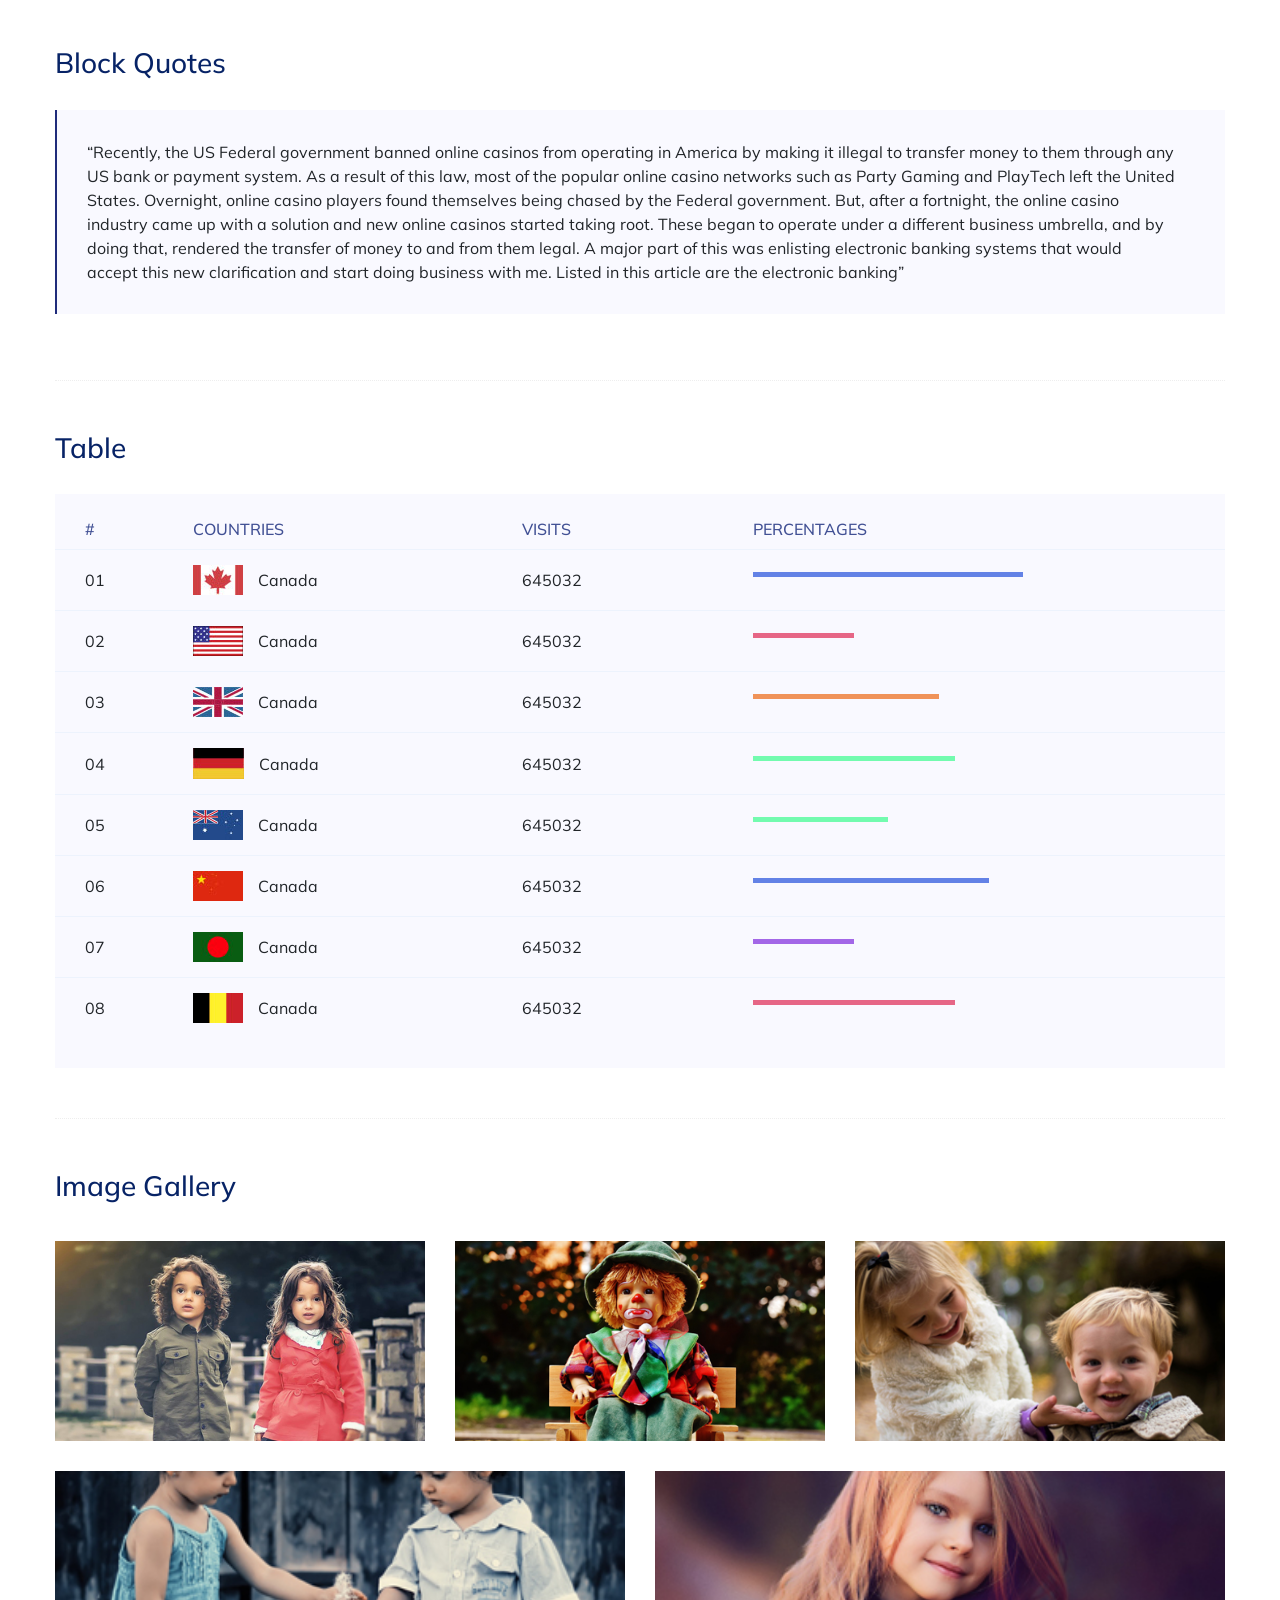
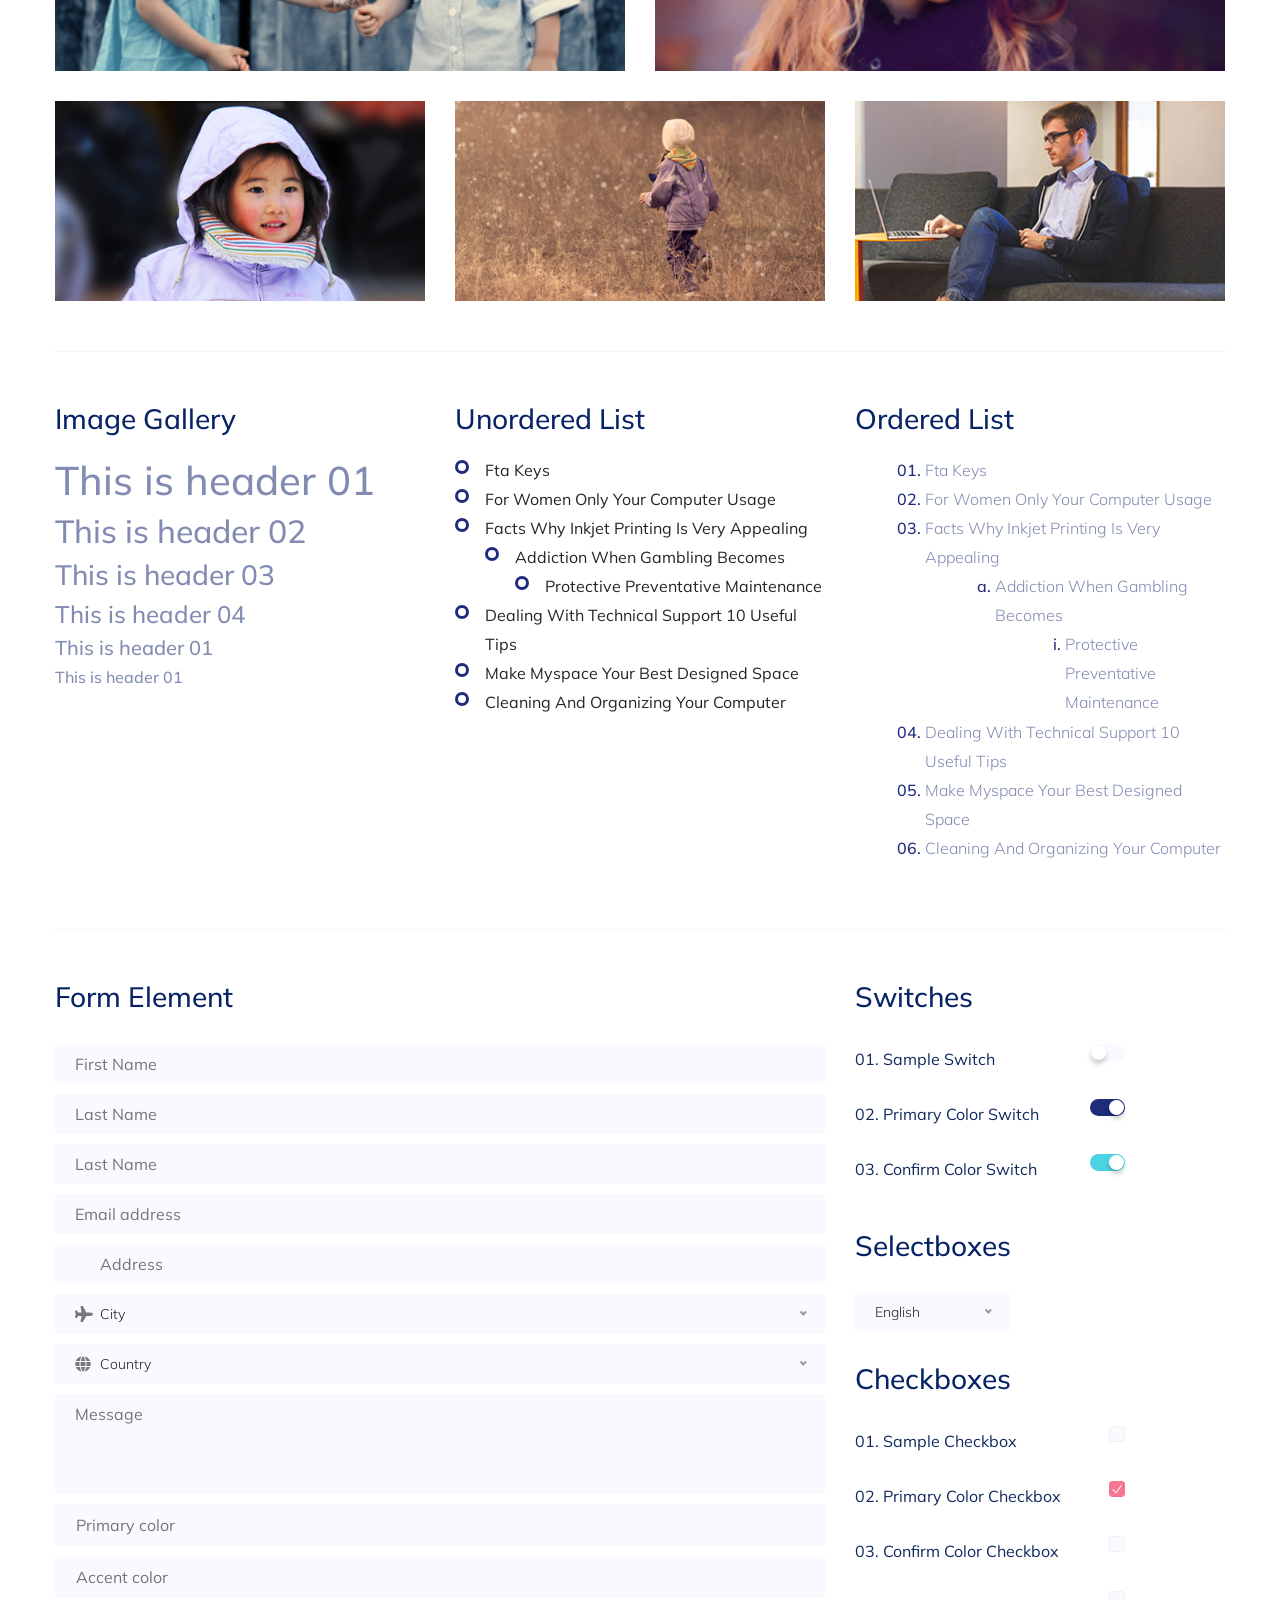
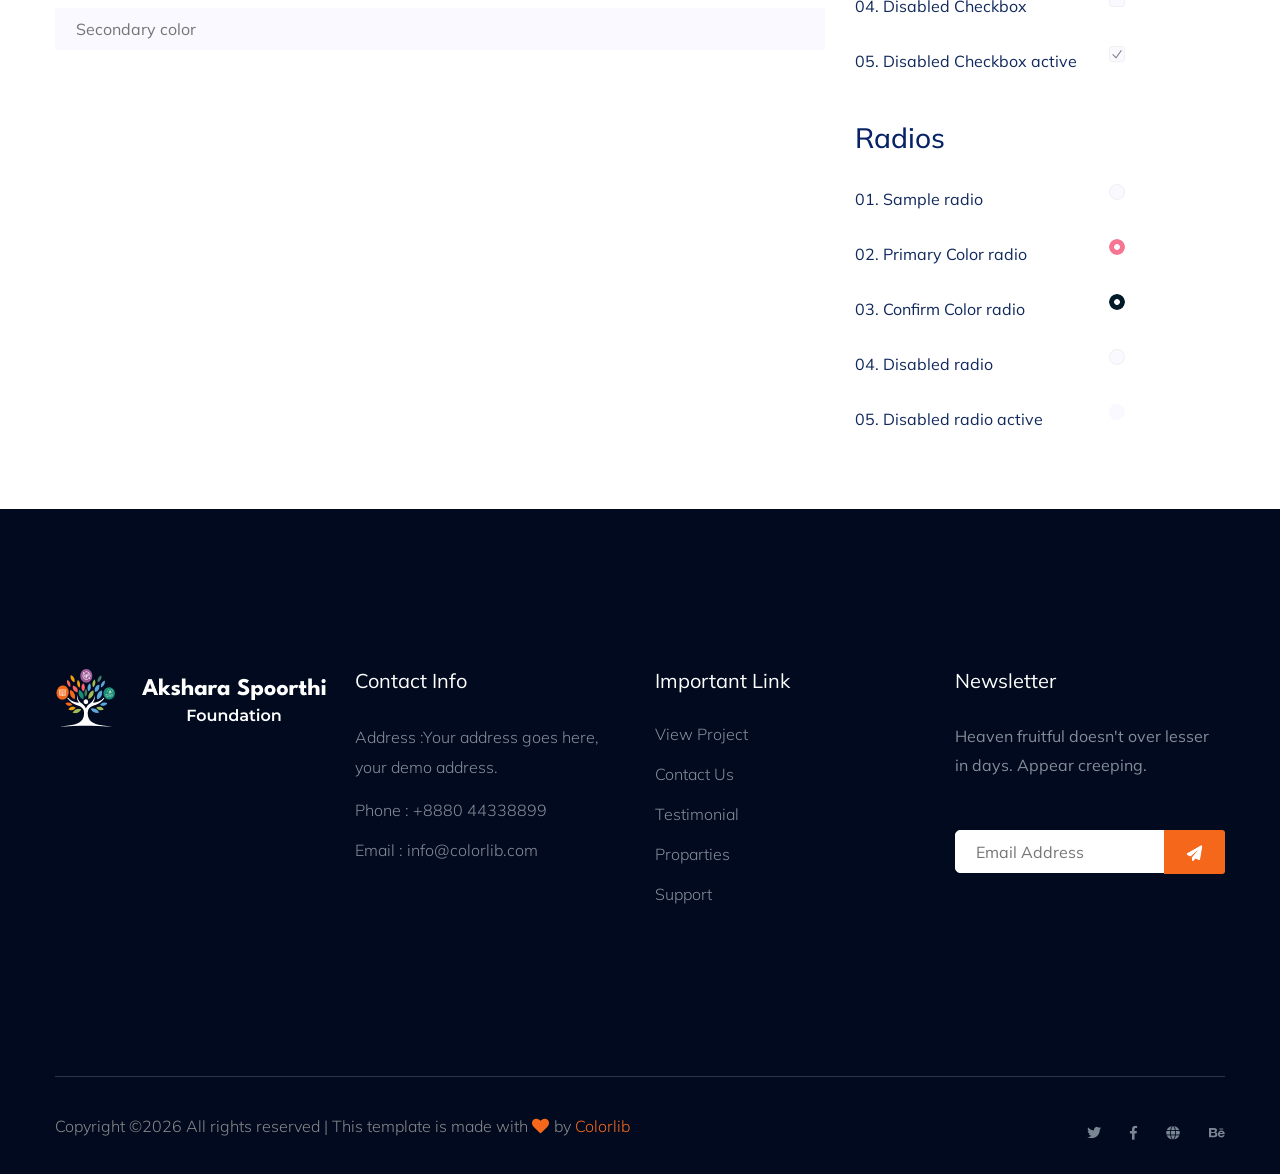
<file: elements.html>
<!doctype html>
<html class="no-js" lang="zxx">
<head>
	<meta charset="utf-8">
	<meta http-equiv="x-ua-compatible" content="ie=edge">
	<title> Charity | Teamplate</title>
	<meta name="description" content="">
	<meta name="viewport" content="width=device-width, initial-scale=1">
	<link rel="shortcut icon" type="image/x-icon" href="assets/img/akshara.svg">

 	<!-- CSS here -->
	<link rel="stylesheet" href="assets/css/bootstrap.min.css">
	<link rel="stylesheet" href="assets/css/owl.carousel.min.css">
	<link rel="stylesheet" href="assets/css/slicknav.css">
	<link rel="stylesheet" href="assets/css/animate.min.css">
	<link rel="stylesheet" href="assets/css/hamburgers.min.css">
	<link rel="stylesheet" href="assets/css/magnific-popup.css">
	<link rel="stylesheet" href="assets/css/fontawesome-all.min.css">
	<link rel="stylesheet" href="assets/css/themify-icons.css">
	<link rel="stylesheet" href="assets/css/slick.css">
	<link rel="stylesheet" href="assets/css/nice-select.css">
	<link rel="stylesheet" href="assets/css/style.css">
</head>
<body>
    <!--? Preloader Start -->
    <div id="preloader-active">
        <div class="preloader d-flex align-items-center justify-content-center">
            <div class="preloader-inner position-relative">
                <div class="preloader-circle"></div>
                <div class="preloader-img pere-text">
                    <img src="assets/img/logo/loder.png" alt="">
                </div>
            </div>
        </div>
    </div>
    <!-- Preloader Start -->
    <header>
        <!-- Header Start -->
        <div class="header-area">
            <div class="main-header ">
                <div class="header-top d-none d-lg-block">
                    <div class="container-fluid">
                        <div class="col-xl-12">
                            <div class="row d-flex justify-content-between align-items-center">
                                <div class="header-info-left d-flex">
                                    <ul>     
                                        <li>Phone: +91 9000753634</li>
                                        <li>Email: contact@aksharaspoorthi.org</li>
                                    </ul>
                                    <div class="header-social">    
                                        <ul>
                                            <li><a href="#"><i class="fab fa-twitter"></i></a></li>
                                            <li><a  href="https://www.facebook.com/sai4ull"><i class="fab fa-facebook-f"></i></a></li>
                                            <li><a href="#"><i class="fab fa-linkedin-in"></i></a></li>
                                            <li> <a href="#"><i class="fab fa-google-plus-g"></i></a></li>
                                        </ul>
                                    </div>
                                </div>
                                <div class="header-info-right d-flex align-items-center">
                                    <div class="select-this">
                                        <form action="#">
                                            <div class="select-itms">
                                                <select name="select" id="select1">
                                                    <option value="">English</option>
                                                    <option value="">Bangla</option>
                                                    <option value="">Arabic</option>
                                                    <option value="">Hindi</option>
                                                </select>
                                            </div>
                                        </form>
                                    </div>
                                    <!--<ul class="contact-now">     
                                        <li><a href="#">Subscribe Now</a></li>
                                    </ul>-->
                                </div>
                            </div>
                        </div>
                    </div>
                </div>
                <div class="header-bottom  header-sticky">
                    <div class="container-fluid">
                        <div class="row align-items-center">
                            <!-- Logo -->
                            <div class="col-xl-2 col-lg-2">
                                <div class="logo">
                                    <a href="index.html"><img src="assets/img/logo/logo.png" alt=""></a>
                                </div>
                            </div>
                            <div class="col-xl-10 col-lg-10">
                                <div class="menu-wrapper  d-flex align-items-center justify-content-end">
                                    <!-- Main-menu -->
                                    <div class="main-menu d-none d-lg-block">
                                        <nav>
                                            <ul id="navigation">                                                                                          
                                                <li><a href="index.html">Home</a></li>
                                                <li><a href="about.html">About</a></li>
                                                <li><a href="program.html">latest causes</a></li>
                                                <li><a href="events.html">social events </a></li>
                                                <!--<li><a href="blog.html">Blog</a>
                                                    <ul class="submenu">
                                                        <li><a href="blog.html">Blog</a></li>
                                                        <li><a href="blog_details.html">Blog Details</a></li>
                                                        <li><a href="elements.html">Element</a></li>
                                                    </ul>
                                                </li>-->
                                                <li><a href="contact.html">Contact</a></li>
                                            </ul>
                                        </nav>
                                    </div>
                                    <!-- Header-btn -->
                                    <div class="header-right-btn d-none d-lg-block ml-20">
                                        <a href="contact.html" class="btn header-btn">Donate</a>
                                    </div>
                                </div>
                            </div> 
                            <!-- Mobile Menu -->
                            <div class="col-12">
                                <div class="mobile_menu d-block d-lg-none"></div>
                            </div>
                        </div>
                    </div>
                </div>
            </div>
        </div>
        <!-- Header End -->
    </header>
	<main>
        <!--? Hero Start -->
        <div class="slider-area2">
            <div class="slider-height2 d-flex align-items-center">
                <div class="container">
                    <div class="row">
                        <div class="col-xl-12">
                            <div class="hero-cap hero-cap2 pt-20 text-center">
                                <h2>Elements</h2>
                            </div>
                        </div>
                    </div>
                </div>
            </div>
        </div>
        <!-- Hero End -->
		<!--? Start Sample Area -->
		<section class="sample-text-area">
			<div class="container box_1170">
				<h3 class="text-heading">Text Sample</h3>
				<p class="sample-text">
					Every avid independent filmmaker has <b>Bold</b> about making that <i>Italic</i> interest documentary,
					or short
					film to show off their creative prowess. Many have great ideas and want to “wow”
					the<sup>Superscript</sup> scene,
					or video renters with their big project. But once you have the<sub>Subscript</sub> “in the can” (no easy
					feat), how
					do you move from a <del>Strike</del> through of master DVDs with the <u>“Underline”</u> marked
					hand-written title
					inside a secondhand CD case, to a pile of cardboard boxes full of shiny new, retail-ready DVDs, with UPC
					barcodes
					and polywrap sitting on your doorstep? You need to create eye-popping artwork and have your project
					replicated.
					Using a reputable full service DVD Replication company like PacificDisc, Inc. to partner with is
					certainly a
					helpful option to ensure a professional end result, but to help with your DVD replication project, here
					are 4 easy
					steps to follow for good DVD replication results:
	
				</p>
			</div>
		</section>
		<!-- End Sample Area -->
		<!--? Start Button -->
		<section class="button-area">
			<div class="container box_1170 border-top-generic">
				<h3 class="text-heading">Sample Buttons</h3>
				<div class="button-group-area">
					<a href="#" class="genric-btn default">Default</a>
					<a href="#" class="genric-btn primary">Primary</a>
					<a href="#" class="genric-btn success">Success</a>
					<a href="#" class="genric-btn info">Info</a>
					<a href="#" class="genric-btn warning">Warning</a>
					<a href="#" class="genric-btn danger">Danger</a>
					<a href="#" class="genric-btn link">Link</a>
					<a href="#" class="genric-btn disable">Disable</a>
				</div>
				<div class="button-group-area mt-10">
					<a href="#" class="genric-btn default-border">Default</a>
					<a href="#" class="genric-btn primary-border">Primary</a>
					<a href="#" class="genric-btn success-border">Success</a>
					<a href="#" class="genric-btn info-border">Info</a>
					<a href="#" class="genric-btn warning-border">Warning</a>
					<a href="#" class="genric-btn danger-border">Danger</a>
					<a href="#" class="genric-btn link-border">Link</a>
					<a href="#" class="genric-btn disable">Disable</a>
				</div>
				<div class="button-group-area mt-40">
					<a href="#" class="genric-btn default radius">Default</a>
					<a href="#" class="genric-btn primary radius">Primary</a>
					<a href="#" class="genric-btn success radius">Success</a>
					<a href="#" class="genric-btn info radius">Info</a>
					<a href="#" class="genric-btn warning radius">Warning</a>
					<a href="#" class="genric-btn danger radius">Danger</a>
					<a href="#" class="genric-btn link radius">Link</a>
					<a href="#" class="genric-btn disable radius">Disable</a>
				</div>
				<div class="button-group-area mt-10">
					<a href="#" class="genric-btn default-border radius">Default</a>
					<a href="#" class="genric-btn primary-border radius">Primary</a>
					<a href="#" class="genric-btn success-border radius">Success</a>
					<a href="#" class="genric-btn info-border radius">Info</a>
					<a href="#" class="genric-btn warning-border radius">Warning</a>
					<a href="#" class="genric-btn danger-border radius">Danger</a>
					<a href="#" class="genric-btn link-border radius">Link</a>
					<a href="#" class="genric-btn disable radius">Disable</a>
				</div>
				<div class="button-group-area mt-40">
					<a href="#" class="genric-btn default circle">Default</a>
					<a href="#" class="genric-btn primary circle">Primary</a>
					<a href="#" class="genric-btn success circle">Success</a>
					<a href="#" class="genric-btn info circle">Info</a>
					<a href="#" class="genric-btn warning circle">Warning</a>
					<a href="#" class="genric-btn danger circle">Danger</a>
					<a href="#" class="genric-btn link circle">Link</a>
					<a href="#" class="genric-btn disable circle">Disable</a>
				</div>
				<div class="button-group-area mt-10">
					<a href="#" class="genric-btn default-border circle">Default</a>
					<a href="#" class="genric-btn primary-border circle">Primary</a>
					<a href="#" class="genric-btn success-border circle">Success</a>
					<a href="#" class="genric-btn info-border circle">Info</a>
					<a href="#" class="genric-btn warning-border circle">Warning</a>
					<a href="#" class="genric-btn danger-border circle">Danger</a>
					<a href="#" class="genric-btn link-border circle">Link</a>
					<a href="#" class="genric-btn disable circle">Disable</a>
				</div>
				<div class="button-group-area mt-40">
					<a href="#" class="genric-btn default circle arrow">Default<span class="lnr lnr-arrow-right"></span></a>
					<a href="#" class="genric-btn primary circle arrow">Primary<span class="lnr lnr-arrow-right"></span></a>
					<a href="#" class="genric-btn success circle arrow">Success<span class="lnr lnr-arrow-right"></span></a>
					<a href="#" class="genric-btn info circle arrow">Info<span class="lnr lnr-arrow-right"></span></a>
					<a href="#" class="genric-btn warning circle arrow">Warning<span class="lnr lnr-arrow-right"></span></a>
					<a href="#" class="genric-btn danger circle arrow">Danger<span class="lnr lnr-arrow-right"></span></a>
				</div>
				<div class="button-group-area mt-10">
					<a href="#" class="genric-btn default-border circle arrow">Default<span
							class="lnr lnr-arrow-right"></span></a>
					<a href="#" class="genric-btn primary-border circle arrow">Primary<span
							class="lnr lnr-arrow-right"></span></a>
					<a href="#" class="genric-btn success-border circle arrow">Success<span
							class="lnr lnr-arrow-right"></span></a>
					<a href="#" class="genric-btn info-border circle arrow">Info<span
							class="lnr lnr-arrow-right"></span></a>
					<a href="#" class="genric-btn warning-border circle arrow">Warning<span
							class="lnr lnr-arrow-right"></span></a>
					<a href="#" class="genric-btn danger-border circle arrow">Danger<span
							class="lnr lnr-arrow-right"></span></a>
				</div>
				<div class="button-group-area mt-40">
					<a href="#" class="genric-btn primary e-large">Extra Large</a>
					<a href="#" class="genric-btn success large">Large</a>
					<a href="#" class="genric-btn primary">Default</a>
					<a href="#" class="genric-btn success medium">Medium</a>
					<a href="#" class="genric-btn primary small">Small</a>
				</div>
				<div class="button-group-area mt-10">
					<a href="#" class="genric-btn primary-border e-large">Extra Large</a>
					<a href="#" class="genric-btn success-border large">Large</a>
					<a href="#" class="genric-btn primary-border">Default</a>
					<a href="#" class="genric-btn success-border medium">Medium</a>
					<a href="#" class="genric-btn primary-border small">Small</a>
				</div>
			</div>
		</section>
		<!-- End Button -->
		<!--? Start Align Area -->
		<div class="whole-wrap">
			<div class="container box_1170">
				<div class="section-top-border">
					<h3 class="mb-30">Left Aligned</h3>
					<div class="row">
						<div class="col-md-3">
							<img src="assets/img/elements/d.jpg" alt="" class="img-fluid">
						</div>
						<div class="col-md-9 mt-sm-20">
							<p>Recently, the US Federal government banned online casinos from operating in America by making
								it illegal to
								transfer money to them through any US bank or payment system. As a result of this law, most
								of the popular
								online casino networks such as Party Gaming and PlayTech left the United States. Overnight,
								online casino
								players found themselves being chased by the Federal government. But, after a fortnight, the
								online casino
								industry came up with a solution and new online casinos started taking root. These began to
								operate under a
								different business umbrella, and by doing that, rendered the transfer of money to and from
								them legal. A major
								part of this was enlisting electronic banking systems that would accept this new
								clarification and start doing
								business with me. Listed in this article are the electronic banking systems that accept
								players from the United
								States that wish to play in online casinos.</p>
						</div>
					</div>
				</div>
				<div class="section-top-border text-right">
					<h3 class="mb-30">Right Aligned</h3>
					<div class="row">
						<div class="col-md-9">
							<p class="text-right">Over time, even the most sophisticated, memory packed computer can begin
								to run slow if we
								don’t do something to prevent it. The reason why has less to do with how computers are made
								and how they age and
								more to do with the way we use them. You see, all of the daily tasks that we do on our PC
								from running programs
								to downloading and deleting software can make our computer sluggish. To keep this from
								happening, you need to
								understand the reasons why your PC is getting slower and do something to keep your PC
								running at its best. You
								can do this through regular maintenance and PC performance optimization programs</p>
							<p class="text-right">Before we discuss all of the things that could be affecting your PC’s
								performance, let’s
								talk a little about what symptoms</p>
						</div>
						<div class="col-md-3">
							<img src="assets/img/elements/d.jpg" alt="" class="img-fluid">
						</div>
					</div>
				</div>
				<div class="section-top-border">
					<h3 class="mb-30">Definition</h3>
					<div class="row">
						<div class="col-md-4">
							<div class="single-defination">
								<h4 class="mb-20">Definition 01</h4>
								<p>Recently, the US Federal government banned online casinos from operating in America by
									making it illegal to
									transfer money to them through any US bank or payment system. As a result of this law,
									most of the popular
									online casino networks</p>
							</div>
						</div>
						<div class="col-md-4">
							<div class="single-defination">
								<h4 class="mb-20">Definition 02</h4>
								<p>Recently, the US Federal government banned online casinos from operating in America by
									making it illegal to
									transfer money to them through any US bank or payment system. As a result of this law,
									most of the popular
									online casino networks</p>
							</div>
						</div>
						<div class="col-md-4">
							<div class="single-defination">
								<h4 class="mb-20">Definition 03</h4>
								<p>Recently, the US Federal government banned online casinos from operating in America by
									making it illegal to
									transfer money to them through any US bank or payment system. As a result of this law,
									most of the popular
									online casino networks</p>
							</div>
						</div>
					</div>
				</div>
				<div class="section-top-border">
					<h3 class="mb-30">Block Quotes</h3>
					<div class="row">
						<div class="col-lg-12">
							<blockquote class="generic-blockquote">
								“Recently, the US Federal government banned online casinos from operating in America by
								making it illegal to
								transfer money to them through any US bank or payment system. As a result of this law, most
								of the popular
								online casino networks such as Party Gaming and PlayTech left the United States. Overnight,
								online casino
								players found themselves being chased by the Federal government. But, after a fortnight, the
								online casino
								industry came up with a solution and new online casinos started taking root. These began to
								operate under a
								different business umbrella, and by doing that, rendered the transfer of money to and from
								them legal. A major
								part of this was enlisting electronic banking systems that would accept this new
								clarification and start doing
								business with me. Listed in this article are the electronic banking”
							</blockquote>
						</div>
					</div>
				</div>
				<div class="section-top-border">
					<h3 class="mb-30">Table</h3>
					<div class="progress-table-wrap">
						<div class="progress-table">
							<div class="table-head">
								<div class="serial">#</div>
								<div class="country">Countries</div>
								<div class="visit">Visits</div>
								<div class="percentage">Percentages</div>
							</div>
							<div class="table-row">
								<div class="serial">01</div>
								<div class="country"> <img src="assets/img/elements/f1.jpg" alt="flag">Canada</div>
								<div class="visit">645032</div>
								<div class="percentage">
									<div class="progress">
										<div class="progress-bar color-1" role="progressbar" style="width: 80%"
											aria-valuenow="80" aria-valuemin="0" aria-valuemax="100"></div>
									</div>
								</div>
							</div>
							<div class="table-row">
								<div class="serial">02</div>
								<div class="country"> <img src="assets/img/elements/f2.jpg" alt="flag">Canada</div>
								<div class="visit">645032</div>
								<div class="percentage">
									<div class="progress">
										<div class="progress-bar color-2" role="progressbar" style="width: 30%"
											aria-valuenow="30" aria-valuemin="0" aria-valuemax="100"></div>
									</div>
								</div>
							</div>
							<div class="table-row">
								<div class="serial">03</div>
								<div class="country"> <img src="assets/img/elements/f3.jpg" alt="flag">Canada</div>
								<div class="visit">645032</div>
								<div class="percentage">
									<div class="progress">
										<div class="progress-bar color-3" role="progressbar" style="width: 55%"
											aria-valuenow="55" aria-valuemin="0" aria-valuemax="100"></div>
									</div>
								</div>
							</div>
							<div class="table-row">
								<div class="serial">04</div>
								<div class="country"> <img src="assets/img/elements/f4.jpg" alt="flag">Canada</div>
								<div class="visit">645032</div>
								<div class="percentage">
									<div class="progress">
										<div class="progress-bar color-4" role="progressbar" style="width: 60%"
											aria-valuenow="60" aria-valuemin="0" aria-valuemax="100"></div>
									</div>
								</div>
							</div>
							<div class="table-row">
								<div class="serial">05</div>
								<div class="country"> <img src="assets/img/elements/f5.jpg" alt="flag">Canada</div>
								<div class="visit">645032</div>
								<div class="percentage">
									<div class="progress">
										<div class="progress-bar color-5" role="progressbar" style="width: 40%"
											aria-valuenow="40" aria-valuemin="0" aria-valuemax="100"></div>
									</div>
								</div>
							</div>
							<div class="table-row">
								<div class="serial">06</div>
								<div class="country"> <img src="assets/img/elements/f6.jpg" alt="flag">Canada</div>
								<div class="visit">645032</div>
								<div class="percentage">
									<div class="progress">
										<div class="progress-bar color-6" role="progressbar" style="width: 70%"
											aria-valuenow="70" aria-valuemin="0" aria-valuemax="100"></div>
									</div>
								</div>
							</div>
							<div class="table-row">
								<div class="serial">07</div>
								<div class="country"> <img src="assets/img/elements/f7.jpg" alt="flag">Canada</div>
								<div class="visit">645032</div>
								<div class="percentage">
									<div class="progress">
										<div class="progress-bar color-7" role="progressbar" style="width: 30%"
											aria-valuenow="30" aria-valuemin="0" aria-valuemax="100"></div>
									</div>
								</div>
							</div>
							<div class="table-row">
								<div class="serial">08</div>
								<div class="country"> <img src="assets/img/elements/f8.jpg" alt="flag">Canada</div>
								<div class="visit">645032</div>
								<div class="percentage">
									<div class="progress">
										<div class="progress-bar color-8" role="progressbar" style="width: 60%"
											aria-valuenow="60" aria-valuemin="0" aria-valuemax="100"></div>
									</div>
								</div>
							</div>
						</div>
					</div>
				</div>
				<div class="section-top-border">
					<h3>Image Gallery</h3>
					<div class="row gallery-item">
						<div class="col-md-4">
							<a href="assets/img/elements/g1.jpg" class="img-pop-up">
								<div class="single-gallery-image" style="background: url(assets/img/elements/g1.jpg);"></div>
							</a>
						</div>
						<div class="col-md-4">
							<a href="assets/img/elements/g2.jpg" class="img-pop-up">
								<div class="single-gallery-image" style="background: url(assets/img/elements/g2.jpg);"></div>
							</a>
						</div>
						<div class="col-md-4">
							<a href="assets/img/elements/g3.jpg" class="img-pop-up">
								<div class="single-gallery-image" style="background: url(assets/img/elements/g3.jpg);"></div>
							</a>
						</div>
						<div class="col-md-6">
							<a href="assets/img/elements/g4.jpg" class="img-pop-up">
								<div class="single-gallery-image" style="background: url(assets/img/elements/g4.jpg);"></div>
							</a>
						</div>
						<div class="col-md-6">
							<a href="assets/img/elements/g5.jpg" class="img-pop-up">
								<div class="single-gallery-image" style="background: url(assets/img/elements/g5.jpg);"></div>
							</a>
						</div>
						<div class="col-md-4">
							<a href="assets/img/elements/g6.jpg" class="img-pop-up">
								<div class="single-gallery-image" style="background: url(assets/img/elements/g6.jpg);"></div>
							</a>
						</div>
						<div class="col-md-4">
							<a href="assets/img/elements/g7.jpg" class="img-pop-up">
								<div class="single-gallery-image" style="background: url(assets/img/elements/g7.jpg);"></div>
							</a>
						</div>
						<div class="col-md-4">
							<a href="assets/img/elements/g8.jpg" class="img-pop-up">
								<div class="single-gallery-image" style="background: url(assets/img/elements/g8.jpg);"></div>
							</a>
						</div>
					</div>
				</div>
				<div class="section-top-border">
					<div class="row">
						<div class="col-md-4">
							<h3 class="mb-20">Image Gallery</h3>
							<div class="typography">
								<h1>This is header 01</h1>
								<h2>This is header 02</h2>
								<h3>This is header 03</h3>
								<h4>This is header 04</h4>
								<h5>This is header 01</h5>
								<h6>This is header 01</h6>
							</div>
						</div>
						<div class="col-md-4 mt-sm-30">
							<h3 class="mb-20">Unordered List</h3>
							<div class="">
								<ul class="unordered-list">
									<li>Fta Keys</li>
									<li>For Women Only Your Computer Usage</li>
									<li>Facts Why Inkjet Printing Is Very Appealing
										<ul>
											<li>Addiction When Gambling Becomes
												<ul>
													<li>Protective Preventative Maintenance</li>
												</ul>
											</li>
										</ul>
									</li>
									<li>Dealing With Technical Support 10 Useful Tips</li>
									<li>Make Myspace Your Best Designed Space</li>
									<li>Cleaning And Organizing Your Computer</li>
								</ul>
							</div>
						</div>
						<div class="col-md-4 mt-sm-30">
							<h3 class="mb-20">Ordered List</h3>
							<div class="">
								<ol class="ordered-list">
									<li><span>Fta Keys</span></li>
									<li><span>For Women Only Your Computer Usage</span></li>
									<li><span>Facts Why Inkjet Printing Is Very Appealing</span>
										<ol class="ordered-list-alpha">
											<li><span>Addiction When Gambling Becomes</span>
												<ol class="ordered-list-roman">
													<li><span>Protective Preventative Maintenance</span></li>
												</ol>
											</li>
										</ol>
									</li>
									<li><span>Dealing With Technical Support 10 Useful Tips</span></li>
									<li><span>Make Myspace Your Best Designed Space</span></li>
									<li><span>Cleaning And Organizing Your Computer</span></li>
								</ol>
							</div>
						</div>
					</div>
				</div>
				<div class="section-top-border">
					<div class="row">
						<div class="col-lg-8 col-md-8">
							<h3 class="mb-30">Form Element</h3>
							<form action="#">
								<div class="mt-10">
									<input type="text" name="first_name" placeholder="First Name"
										onfocus="this.placeholder = ''" onblur="this.placeholder = 'First Name'" required
										class="single-input">
								</div>
								<div class="mt-10">
									<input type="text" name="last_name" placeholder="Last Name"
										onfocus="this.placeholder = ''" onblur="this.placeholder = 'Last Name'" required
										class="single-input">
								</div>
								<div class="mt-10">
									<input type="text" name="last_name" placeholder="Last Name"
										onfocus="this.placeholder = ''" onblur="this.placeholder = 'Last Name'" required
										class="single-input">
								</div>
								<div class="mt-10">
									<input type="email" name="EMAIL" placeholder="Email address"
										onfocus="this.placeholder = ''" onblur="this.placeholder = 'Email address'" required
										class="single-input">
								</div>
								<div class="input-group-icon mt-10">
									<div class="icon"><i class="fa fa-thumb-tack" aria-hidden="true"></i></div>
									<input type="text" name="address" placeholder="Address" onfocus="this.placeholder = ''"
										onblur="this.placeholder = 'Address'" required class="single-input">
								</div>
								<div class="input-group-icon mt-10">
									<div class="icon"><i class="fa fa-plane" aria-hidden="true"></i></div>
									<div class="form-select" id="default-select"">
												<select>
													<option value=" 1">City</option>
										<option value="1">Dhaka</option>
										<option value="1">Dilli</option>
										<option value="1">Newyork</option>
										<option value="1">Islamabad</option>
										</select>
									</div>
								</div>
								<div class="input-group-icon mt-10">
									<div class="icon"><i class="fa fa-globe" aria-hidden="true"></i></div>
									<div class="form-select" id="default-select"">
												<select>
													<option value=" 1">Country</option>
										<option value="1">Bangladesh</option>
										<option value="1">India</option>
										<option value="1">England</option>
										<option value="1">Srilanka</option>
										</select>
									</div>
								</div>
	
								<div class="mt-10">
									<textarea class="single-textarea" placeholder="Message" onfocus="this.placeholder = ''"
										onblur="this.placeholder = 'Message'" required></textarea>
								</div>
								<div class="mt-10">
									<input type="text" name="first_name" placeholder="Primary color"
										onfocus="this.placeholder = ''" onblur="this.placeholder = 'Primary color'" required
										class="single-input-primary">
								</div>
								<div class="mt-10">
									<input type="text" name="first_name" placeholder="Accent color"
										onfocus="this.placeholder = ''" onblur="this.placeholder = 'Accent color'" required
										class="single-input-accent">
								</div>
								<div class="mt-10">
									<input type="text" name="first_name" placeholder="Secondary color"
										onfocus="this.placeholder = ''" onblur="this.placeholder = 'Secondary color'"
										required class="single-input-secondary">
								</div>
							</form>
						</div>
						<div class="col-lg-3 col-md-4 mt-sm-30">
							<div class="single-element-widget">
								<h3 class="mb-30">Switches</h3>
								<div class="switch-wrap d-flex justify-content-between">
									<p>01. Sample Switch</p>
									<div class="primary-switch">
										<input type="checkbox" id="default-switch">
										<label for="default-switch"></label>
									</div>
								</div>
								<div class="switch-wrap d-flex justify-content-between">
									<p>02. Primary Color Switch</p>
									<div class="primary-switch">
										<input type="checkbox" id="primary-switch" checked>
										<label for="primary-switch"></label>
									</div>
								</div>
								<div class="switch-wrap d-flex justify-content-between">
									<p>03. Confirm Color Switch</p>
									<div class="confirm-switch">
										<input type="checkbox" id="confirm-switch" checked>
										<label for="confirm-switch"></label>
									</div>
								</div>
							</div>
							<div class="single-element-widget mt-30">
								<h3 class="mb-30">Selectboxes</h3>
								<div class="default-select" id="default-select"">
											<select>
												<option value=" 1">English</option>
									<option value="1">Spanish</option>
									<option value="1">Arabic</option>
									<option value="1">Portuguise</option>
									<option value="1">Bengali</option>
									</select>
								</div>
							</div>
							<div class="single-element-widget mt-30">
								<h3 class="mb-30">Checkboxes</h3>
								<div class="switch-wrap d-flex justify-content-between">
									<p>01. Sample Checkbox</p>
									<div class="primary-checkbox">
										<input type="checkbox" id="default-checkbox">
										<label for="default-checkbox"></label>
									</div>
								</div>
								<div class="switch-wrap d-flex justify-content-between">
									<p>02. Primary Color Checkbox</p>
									<div class="primary-checkbox">
										<input type="checkbox" id="primary-checkbox" checked>
										<label for="primary-checkbox"></label>
									</div>
								</div>
								<div class="switch-wrap d-flex justify-content-between">
									<p>03. Confirm Color Checkbox</p>
									<div class="confirm-checkbox">
										<input type="checkbox" id="confirm-checkbox">
										<label for="confirm-checkbox"></label>
									</div>
								</div>
								<div class="switch-wrap d-flex justify-content-between">
									<p>04. Disabled Checkbox</p>
									<div class="disabled-checkbox">
										<input type="checkbox" id="disabled-checkbox" disabled>
										<label for="disabled-checkbox"></label>
									</div>
								</div>
								<div class="switch-wrap d-flex justify-content-between">
									<p>05. Disabled Checkbox active</p>
									<div class="disabled-checkbox">
										<input type="checkbox" id="disabled-checkbox-active" checked disabled>
										<label for="disabled-checkbox-active"></label>
									</div>
								</div>
							</div>
							<div class="single-element-widget mt-30">
								<h3 class="mb-30">Radios</h3>
								<div class="switch-wrap d-flex justify-content-between">
									<p>01. Sample radio</p>
									<div class="primary-radio">
										<input type="checkbox" id="default-radio">
										<label for="default-radio"></label>
									</div>
								</div>
								<div class="switch-wrap d-flex justify-content-between">
									<p>02. Primary Color radio</p>
									<div class="primary-radio">
										<input type="checkbox" id="primary-radio" checked>
										<label for="primary-radio"></label>
									</div>
								</div>
								<div class="switch-wrap d-flex justify-content-between">
									<p>03. Confirm Color radio</p>
									<div class="confirm-radio">
										<input type="checkbox" id="confirm-radio" checked>
										<label for="confirm-radio"></label>
									</div>
								</div>
								<div class="switch-wrap d-flex justify-content-between">
									<p>04. Disabled radio</p>
									<div class="disabled-radio">
										<input type="checkbox" id="disabled-radio" disabled>
										<label for="disabled-radio"></label>
									</div>
								</div>
								<div class="switch-wrap d-flex justify-content-between">
									<p>05. Disabled radio active</p>
									<div class="disabled-radio">
										<input type="checkbox" id="disabled-radio-active" checked disabled>
										<label for="disabled-radio-active"></label>
									</div>
								</div>
							</div>
						</div>
					</div>
				</div>
			</div>
		</div>
		<!-- End Align Area -->
	</main>
    <footer>
        <div class="footer-wrapper section-bg2" data-background="assets/img/gallery/footer_bg.png">
            <!-- Footer Top-->
            <div class="footer-area footer-padding">
                <div class="container">
                    <div class="row d-flex justify-content-between">
                        <div class="col-xl-3 col-lg-3 col-md-4 col-sm-6">
                        <div class="single-footer-caption mb-50">
                            <div class="single-footer-caption mb-30">
                                <div class="footer-tittle">
                                    <div class="footer-logo mb-20">
                                        <a href="index.html"><img src="assets/img/logo/logo2_footer.png" alt=""></a>
                                    </div>
                                </div>
                            </div>
                        </div>
                        </div>
                        <div class="col-xl-3 col-lg-3 col-md-4 col-sm-5">
                            <div class="single-footer-caption mb-50">
                                <div class="footer-tittle">
                                    <h4>Contact Info</h4>
                                    <ul>
                                        <li>
                                            <p>Address :Your address goes here, your demo address.</p>
                                        </li>
                                        <li><a href="#">Phone : +8880 44338899</a></li>
                                        <li><a href="#">Email : info@colorlib.com</a></li>
                                    </ul>
                                </div>

                            </div>
                        </div>
                        <div class="col-xl-3 col-lg-3 col-md-4 col-sm-5">
                            <div class="single-footer-caption mb-50">
                                <div class="footer-tittle">
                                    <h4>Important Link</h4>
                                    <ul>
                                        <li><a href="#"> View Project</a></li>
                                        <li><a href="#">Contact Us</a></li>
                                        <li><a href="#">Testimonial</a></li>
                                        <li><a href="#">Proparties</a></li>
                                        <li><a href="#">Support</a></li>
                                    </ul>
                                </div>
                            </div>
                        </div>
                        <div class="col-xl-3 col-lg-3 col-md-4 col-sm-5">
                            <div class="single-footer-caption mb-50">
                                <div class="footer-tittle">
                                    <h4>Newsletter</h4>
                                    <div class="footer-pera footer-pera2">
                                    <p>Heaven fruitful doesn't over lesser in days. Appear creeping.</p>
                                </div>
                                <!-- Form -->
                                <div class="footer-form" >
                                    <div id="mc_embed_signup">
                                        <form target="_blank" action="https://spondonit.us12.list-manage.com/subscribe/post?u=1462626880ade1ac87bd9c93a&amp;id=92a4423d01"
                                        method="get" class="subscribe_form relative mail_part">
                                            <input type="email" name="email" id="newsletter-form-email" placeholder="Email Address"
                                            class="placeholder hide-on-focus" onfocus="this.placeholder = ''"
                                            onblur="this.placeholder = ' Email Address '">
                                            <div class="form-icon">
                                                <button type="submit" name="submit" id="newsletter-submit"
                                                class="email_icon newsletter-submit button-contactForm"><img src="assets/img/gallery/form.png" alt=""></button>
                                            </div>
                                            <div class="mt-10 info"></div>
                                        </form>
                                    </div>
                                </div>
                                </div>
                            </div>
                        </div>
                    </div>
                </div>
            </div>
            <!-- footer-bottom -->
            <div class="footer-bottom-area">
                <div class="container">
                    <div class="footer-border">
                        <div class="row d-flex justify-content-between align-items-center">
                            <div class="col-xl-10 col-lg-9 ">
                                <div class="footer-copy-right">
                                    <p><!-- Link back to Colorlib can't be removed. Template is licensed under CC BY 3.0. -->
  Copyright &copy;<script>document.write(new Date().getFullYear());</script> All rights reserved | This template is made with <i class="fa fa-heart" aria-hidden="true"></i> by <a href="https://colorlib.com" target="_blank">Colorlib</a>
  <!-- Link back to Colorlib can't be removed. Template is licensed under CC BY 3.0. --></p>
                                </div>
                            </div>
                            <div class="col-xl-2 col-lg-3">
                                <div class="footer-social f-right">
                                    <a href="#"><i class="fab fa-twitter"></i></a>
                                    <a  href="https://www.facebook.com/sai4ull"><i class="fab fa-facebook-f"></i></a>
                                    <a href="#"><i class="fas fa-globe"></i></a>
                                    <a href="#"><i class="fab fa-behance"></i></a>
                                </div>
                            </div>
                        </div>
                    </div>
                </div>
            </div>
        </div>
    </footer>
    <!-- Scroll Up -->
    <div id="back-top" >
        <a title="Go to Top" href="#"> <i class="fas fa-level-up-alt"></i></a>
    </div>
      <!-- JS here -->

      <script src="./assets/js/vendor/modernizr-3.5.0.min.js"></script>
      <!-- Jquery, Popper, Bootstrap -->
      <script src="./assets/js/vendor/jquery-1.12.4.min.js"></script>
      <script src="./assets/js/popper.min.js"></script>
      <script src="./assets/js/bootstrap.min.js"></script>
      <!-- Jquery Mobile Menu -->
      <script src="./assets/js/jquery.slicknav.min.js"></script>

      <!-- Jquery Slick , Owl-Carousel Plugins -->
      <script src="./assets/js/owl.carousel.min.js"></script>
      <script src="./assets/js/slick.min.js"></script>
      <!-- One Page, Animated-HeadLin -->
      <script src="./assets/js/wow.min.js"></script>
      <script src="./assets/js/animated.headline.js"></script>
      <script src="./assets/js/jquery.magnific-popup.js"></script>

      <!-- Date Picker -->
      <script src="./assets/js/gijgo.min.js"></script>
      <!-- Nice-select, sticky -->
      <script src="./assets/js/jquery.nice-select.min.js"></script>
      <script src="./assets/js/jquery.sticky.js"></script>
      
      <!-- counter , waypoint,Hover Direction -->
      <script src="./assets/js/jquery.counterup.min.js"></script>
      <script src="./assets/js/waypoints.min.js"></script>
      <script src="./assets/js/jquery.countdown.min.js"></script>
      <script src="./assets/js/hover-direction-snake.min.js"></script>

      <!-- contact js -->
      <script src="./assets/js/contact.js"></script>
      <script src="./assets/js/jquery.form.js"></script>
      <script src="./assets/js/jquery.validate.min.js"></script>
      <script src="./assets/js/mail-script.js"></script>
      <script src="./assets/js/jquery.ajaxchimp.min.js"></script>
      
      <!-- Jquery Plugins, main Jquery -->	
      <script src="./assets/js/plugins.js"></script>
      <script src="./assets/js/main.js"></script>
     
	</body>
</html>
</file>
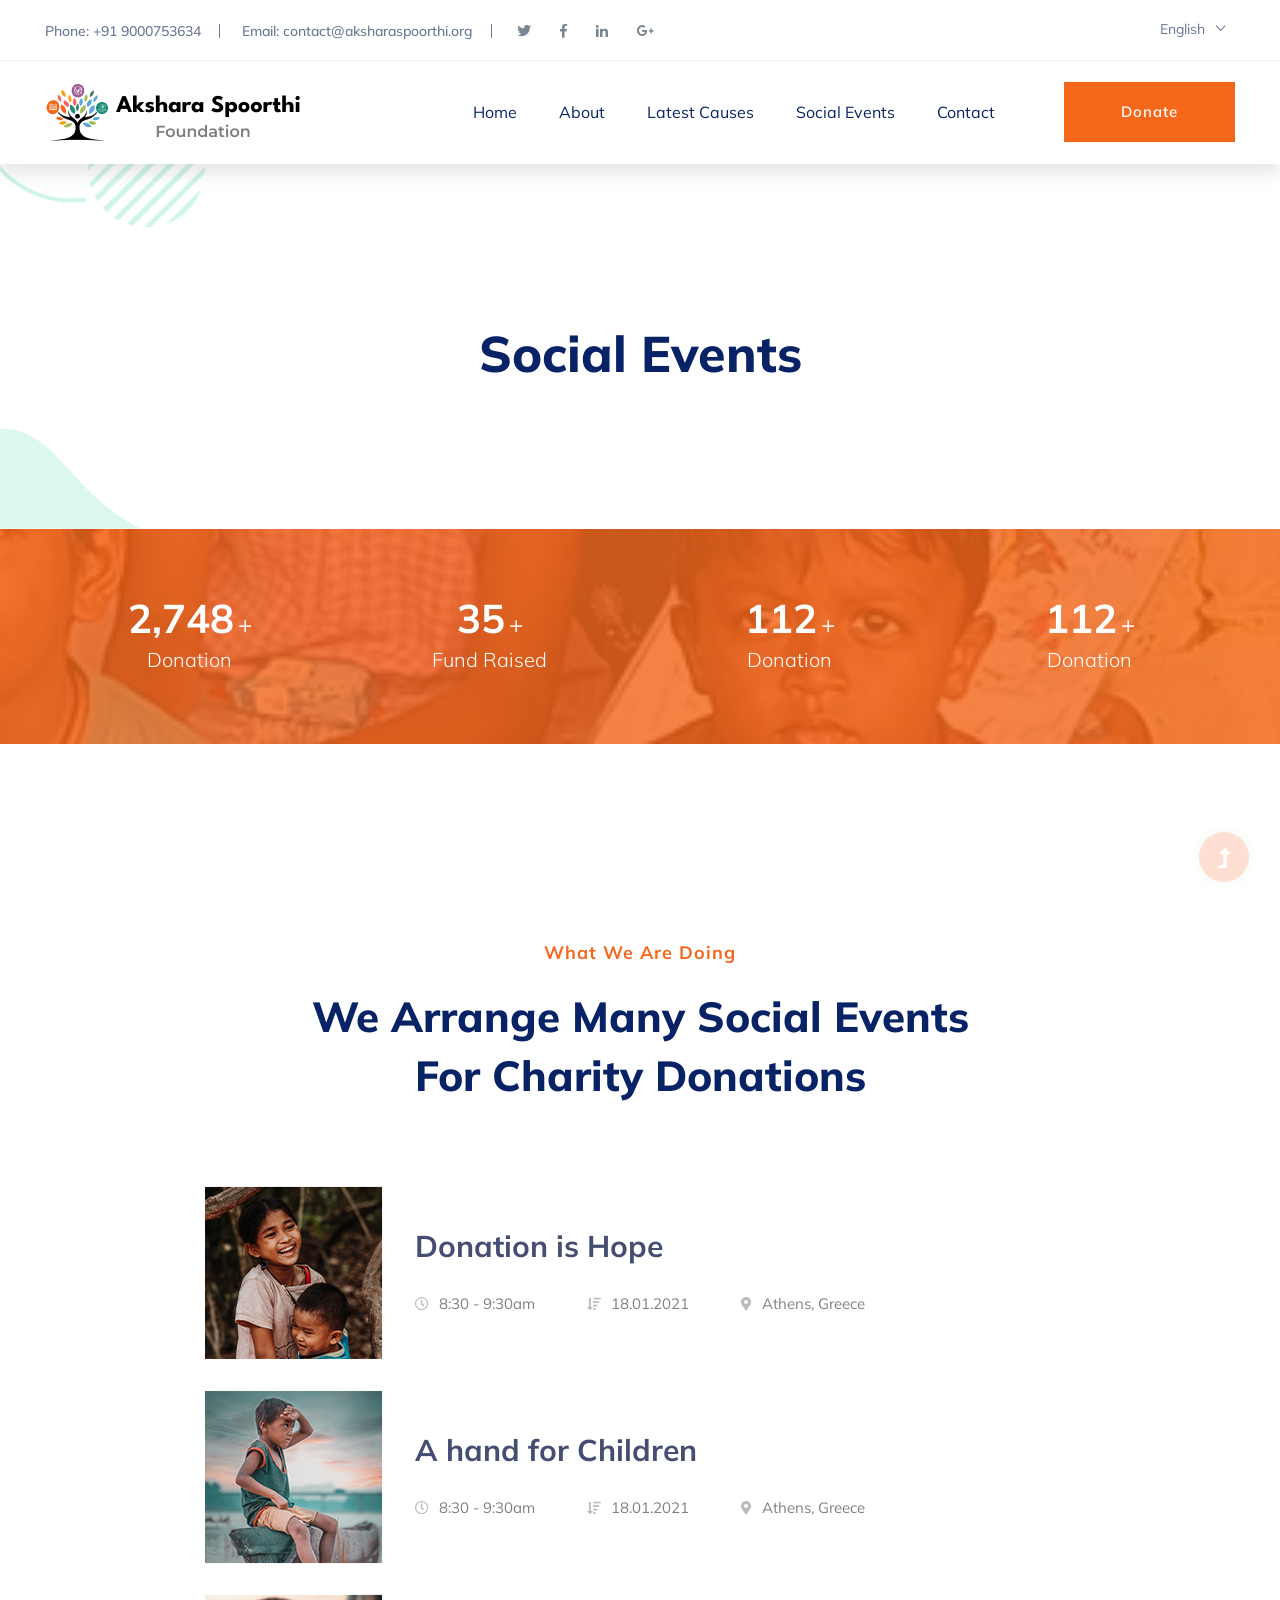
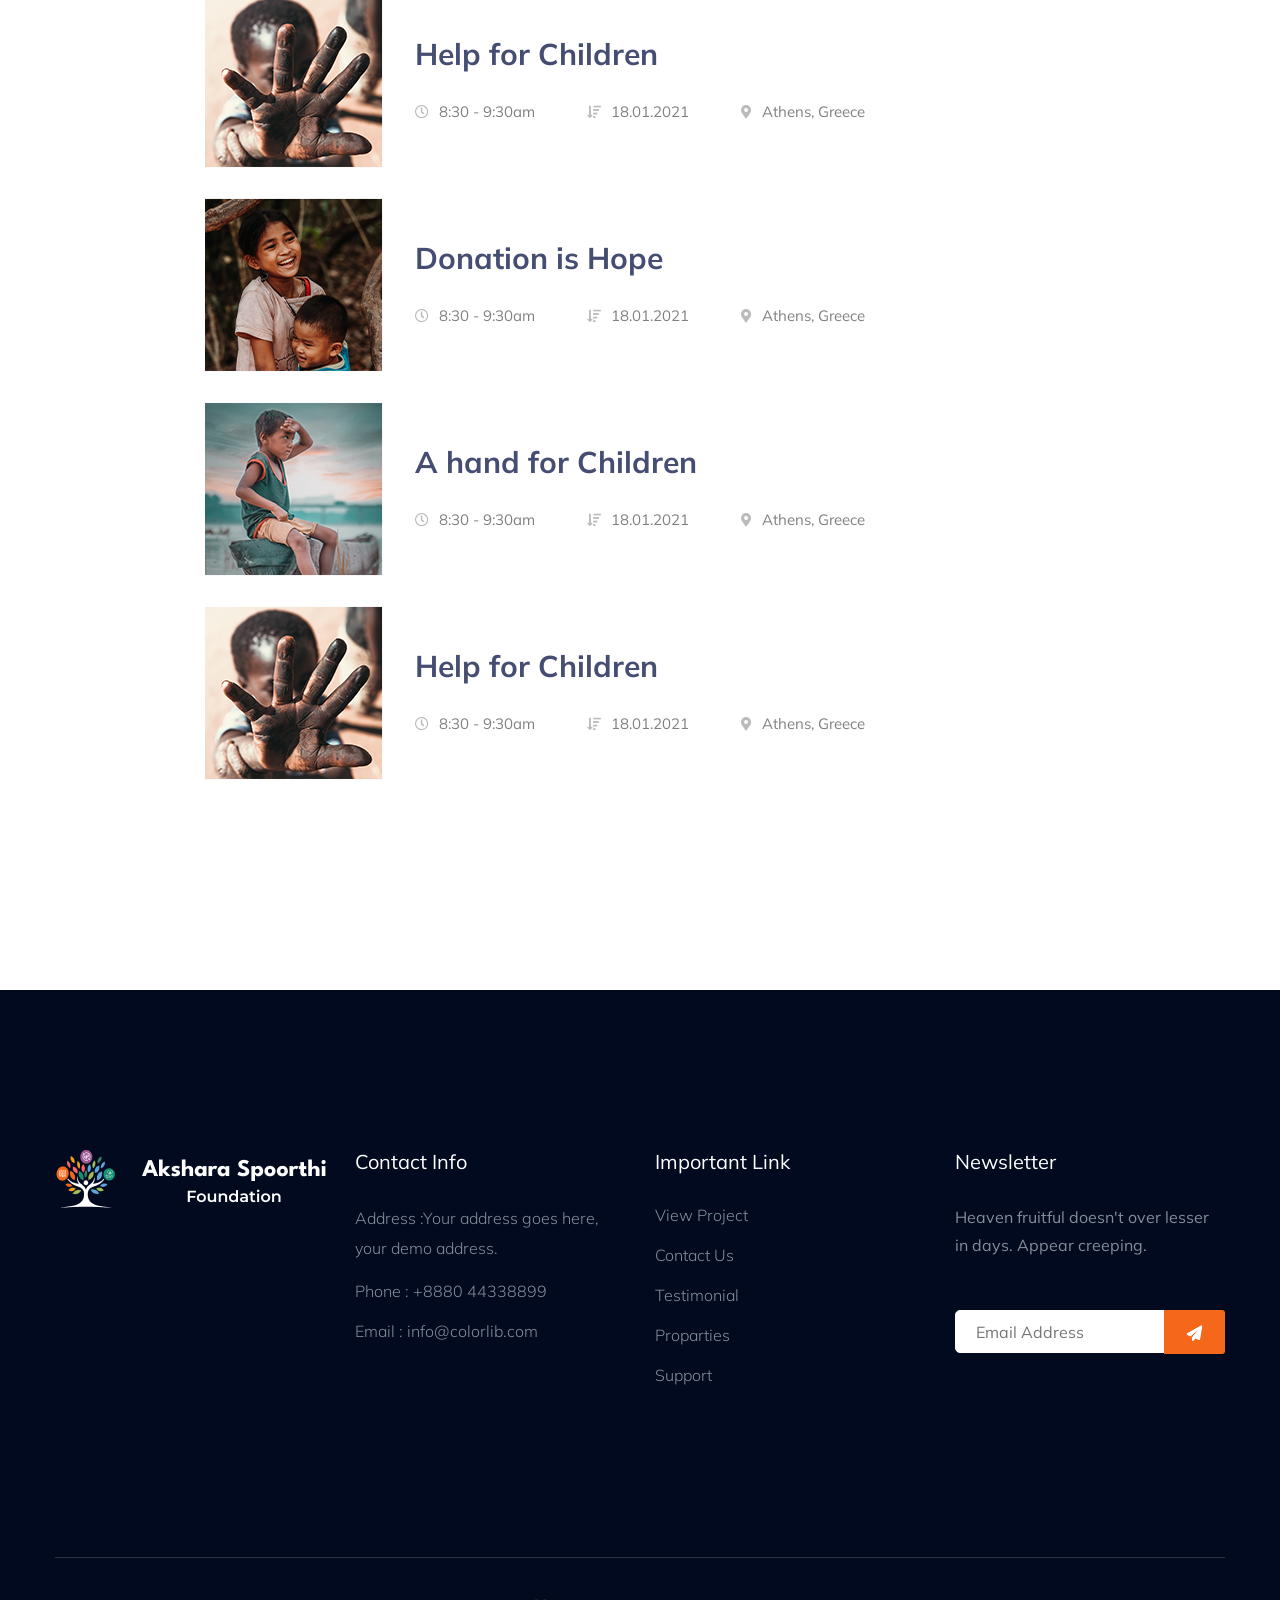
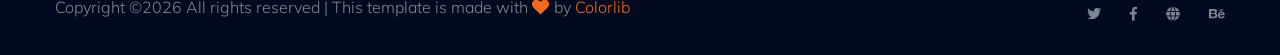
<file: events.html>
<!doctype html>
<html class="no-js" lang="zxx">
<head>
    <meta charset="utf-8">
    <meta http-equiv="x-ua-compatible" content="ie=edge">
    <title> Charity | Teamplate</title>
    <meta name="description" content="">
    <meta name="viewport" content="width=device-width, initial-scale=1">
    <link rel="manifest" href="site.webmanifest">
    <link rel="shortcut icon" type="image/x-icon" href="assets/img/akshara.svg">

	<!-- CSS here -->
	<link rel="stylesheet" href="assets/css/bootstrap.min.css">
	<link rel="stylesheet" href="assets/css/owl.carousel.min.css">
	<link rel="stylesheet" href="assets/css/slicknav.css">
    <link rel="stylesheet" href="assets/css/flaticon.css">
    <link rel="stylesheet" href="assets/css/progressbar_barfiller.css">
    <link rel="stylesheet" href="assets/css/gijgo.css">
    <link rel="stylesheet" href="assets/css/animate.min.css">
    <link rel="stylesheet" href="assets/css/animated-headline.css">
	<link rel="stylesheet" href="assets/css/magnific-popup.css">
	<link rel="stylesheet" href="assets/css/fontawesome-all.min.css">
	<link rel="stylesheet" href="assets/css/themify-icons.css">
	<link rel="stylesheet" href="assets/css/slick.css">
	<link rel="stylesheet" href="assets/css/nice-select.css">
	<link rel="stylesheet" href="assets/css/style.css">
</head>
<body>
    <!-- ? Preloader Start -->
    <div id="preloader-active">
        <div class="preloader d-flex align-items-center justify-content-center">
            <div class="preloader-inner position-relative">
                <div class="preloader-circle"></div>
                <div class="preloader-img pere-text">
                    <img src="assets/img/logo/loder.png" alt="">
                </div>
            </div>
        </div>
    </div>
    <!-- Preloader Start -->
    <header>
        <!-- Header Start -->
        <div class="header-area">
            <div class="main-header ">
                <div class="header-top d-none d-lg-block">
                    <div class="container-fluid">
                        <div class="col-xl-12">
                            <div class="row d-flex justify-content-between align-items-center">
                                <div class="header-info-left d-flex">
                                    <ul>     
                                        <li>Phone: +91 9000753634</li>
                                        <li>Email: contact@aksharaspoorthi.org</li>
                                    </ul>
                                    <div class="header-social">    
                                        <ul>
                                            <li><a href="#"><i class="fab fa-twitter"></i></a></li>
                                            <li><a  href="https://www.facebook.com/sai4ull"><i class="fab fa-facebook-f"></i></a></li>
                                            <li><a href="#"><i class="fab fa-linkedin-in"></i></a></li>
                                            <li> <a href="#"><i class="fab fa-google-plus-g"></i></a></li>
                                        </ul>
                                    </div>
                                </div>
                                <div class="header-info-right d-flex align-items-center">
                                    <div class="select-this">
                                        <form action="#">
                                            <div class="select-itms">
                                                <select name="select" id="select1">
                                                    <option value="">English</option>
                                                    <option value="">Bangla</option>
                                                    <option value="">Arabic</option>
                                                    <option value="">Hindi</option>
                                                </select>
                                            </div>
                                        </form>
                                    </div>
                                    <!--<ul class="contact-now">     
                                        <li><a href="#">Subscribe Now</a></li>
                                    </ul>-->
                                </div>
                            </div>
                        </div>
                    </div>
                </div>
                <div class="header-bottom  header-sticky">
                    <div class="container-fluid">
                        <div class="row align-items-center">
                            <!-- Logo -->
                            <div class="col-xl-2 col-lg-2">
                                <div class="logo">
                                    <a href="index.html"><img src="assets/img/logo/logo.png" alt=""></a>
                                </div>
                            </div>
                            <div class="col-xl-10 col-lg-10">
                                <div class="menu-wrapper  d-flex align-items-center justify-content-end">
                                    <!-- Main-menu -->
                                    <div class="main-menu d-none d-lg-block">
                                        <nav>
                                            <ul id="navigation">                                                                                          
                                                <li><a href="index.html">Home</a></li>
                                                <li><a href="about.html">About</a></li>
                                                <li><a href="program.html">latest causes</a></li>
                                                <li><a href="events.html">social events </a></li>
                                                <!--<li><a href="blog.html">Blog</a>
                                                    <ul class="submenu">
                                                        <li><a href="blog.html">Blog</a></li>
                                                        <li><a href="blog_details.html">Blog Details</a></li>
                                                        <li><a href="elements.html">Element</a></li>
                                                    </ul>
                                                </li>-->
                                                <li><a href="contact.html">Contact</a></li>
                                            </ul>
                                        </nav>
                                    </div>
                                    <!-- Header-btn -->
                                    <div class="header-right-btn d-none d-lg-block ml-20">
                                        <a href="contact.html" class="btn header-btn">Donate</a>
                                    </div>
                                </div>
                            </div> 
                            <!-- Mobile Menu -->
                            <div class="col-12">
                                <div class="mobile_menu d-block d-lg-none"></div>
                            </div>
                        </div>
                    </div>
                </div>
            </div>
        </div>
        <!-- Header End -->
    </header>
    <!-- header end -->
    <main>
    <!--? Hero Start -->
    <div class="slider-area2">
        <div class="slider-height2 d-flex align-items-center">
            <div class="container">
                <div class="row">
                    <div class="col-xl-12">
                        <div class="hero-cap hero-cap2 pt-20 text-center">
                            <h2>social events </h2>
                        </div>
                    </div>
                </div>
            </div>
        </div>
    </div>
    <!-- Hero End -->
    <!--? Count Down Start -->
    <div class="count-down-area pt-25 section-bg" data-background="assets/img/gallery/section_bg02.png">
        <div class="container">
            <div class="row justify-content-center">
                <div class="col-lg-12 col-md-12">
                    <div class="count-down-wrapper" >
                        <div class="row justify-content-between">
                            <div class="col-lg-3 col-md-6 col-sm-6">
                                <!-- Counter Up -->
                                <div class="single-counter text-center">
                                    <span class="counter color-green">6,200</span>
                                    <span class="plus">+</span>
                                    <p class="color-green">Donation</p>
                                </div>
                            </div>
                            <div class="col-lg-3 col-md-6 col-sm-6">
                                <!-- Counter Up -->
                                <div class="single-counter text-center">
                                    <span class="counter color-green">80</span>
                                    <span class="plus">+</span>
                                    <p class="color-green">Fund Raised</p>
                                </div>
                            </div>
                            <div class="col-lg-3 col-md-6 col-sm-6">
                                <!-- Counter Up -->
                                <div class="single-counter text-center">
                                    <span class="counter color-green">256</span>
                                    <span class="plus">+</span>
                                    <p class="color-green">Donation</p>
                                </div>
                            </div>
                            <div class="col-lg-3 col-md-6 col-sm-6">
                                <!-- Counter Up -->
                                <div class="single-counter text-center">
                                    <span class="counter color-green">256</span>
                                    <span class="plus">+</span>
                                    <p class="color-green">Donation</p>
                                </div>
                            </div>
                        </div>
                    </div>
                </div>
            </div>
        </div>
    </div>
    <!-- Count Down End -->
    <!-- Featured_job_start -->
    <section class="featured-job-area section-padding30 section-bg2" data-background="assets/img/gallery/section_bg03.png">
        <div class="container">
            <div class="row justify-content-center">
                <div class="col-xl-7 col-lg-9 col-md-10 col-sm-12">
                    <!-- Section Tittle -->
                    <div class="section-tittle text-center mb-80">
                        <span>What we are Doing</span>
                        <h2>We arrange many social events for charity donations</h2>
                    </div>
                </div>
            </div>
            <div class="row justify-content-center">
                <div class="col-lg-9 col-md-12">
                    <!-- single-job-content -->
                    <div class="single-job-items mb-30">
                        <div class="job-items">
                            <div class="company-img">
                                <a href="#"><img src="assets/img/gallery/socialEvents1.png" alt=""></a>
                            </div>
                            <div class="job-tittle">
                                <a href="#"><h4>Donation is Hope</h4></a>
                                <ul>
                                    <li><i class="far fa-clock"></i>8:30 - 9:30am</li>
                                    <li><i class="fas fa-sort-amount-down"></i>18.01.2021</li>
                                    <li><i class="fas fa-map-marker-alt"></i>Athens, Greece</li>
                                </ul>
                            </div>
                        </div>
                    </div>
                </div>
                <div class="col-lg-9 col-md-12">
                    <!-- single-job-content -->
                    <div class="single-job-items mb-30">
                        <div class="job-items">
                            <div class="company-img">
                                <a href="#"><img src="assets/img/gallery/socialEvents2.png" alt=""></a>
                            </div>
                            <div class="job-tittle">
                                <a href="#"><h4>A hand for Children</h4></a>
                                <ul>
                                    <li><i class="far fa-clock"></i>8:30 - 9:30am</li>
                                    <li><i class="fas fa-sort-amount-down"></i>18.01.2021</li>
                                    <li><i class="fas fa-map-marker-alt"></i>Athens, Greece</li>
                                </ul>
                            </div>
                        </div>
                    </div>
                </div>
                <div class="col-lg-9 col-md-12">
                    <!-- single-job-content -->
                    <div class="single-job-items mb-30">
                        <div class="job-items">
                            <div class="company-img">
                                <a href="#"><img src="assets/img/gallery/socialEvents3.png" alt=""></a>
                            </div>
                            <div class="job-tittle">
                                <a href="#"><h4>Help for Children</h4></a>
                                <ul>
                                    <li><i class="far fa-clock"></i>8:30 - 9:30am</li>
                                    <li><i class="fas fa-sort-amount-down"></i>18.01.2021</li>
                                    <li><i class="fas fa-map-marker-alt"></i>Athens, Greece</li>
                                </ul>
                            </div>
                        </div>
                    </div>
                </div>
                <div class="col-lg-9 col-md-12">
                    <!-- single-job-content -->
                    <div class="single-job-items mb-30">
                        <div class="job-items">
                            <div class="company-img">
                                <a href="#"><img src="assets/img/gallery/socialEvents1.png" alt=""></a>
                            </div>
                            <div class="job-tittle">
                                <a href="#"><h4>Donation is Hope</h4></a>
                                <ul>
                                    <li><i class="far fa-clock"></i>8:30 - 9:30am</li>
                                    <li><i class="fas fa-sort-amount-down"></i>18.01.2021</li>
                                    <li><i class="fas fa-map-marker-alt"></i>Athens, Greece</li>
                                </ul>
                            </div>
                        </div>
                    </div>
                </div>
                <div class="col-lg-9 col-md-12">
                    <!-- single-job-content -->
                    <div class="single-job-items mb-30">
                        <div class="job-items">
                            <div class="company-img">
                                <a href="#"><img src="assets/img/gallery/socialEvents2.png" alt=""></a>
                            </div>
                            <div class="job-tittle">
                                <a href="#"><h4>A hand for Children</h4></a>
                                <ul>
                                    <li><i class="far fa-clock"></i>8:30 - 9:30am</li>
                                    <li><i class="fas fa-sort-amount-down"></i>18.01.2021</li>
                                    <li><i class="fas fa-map-marker-alt"></i>Athens, Greece</li>
                                </ul>
                            </div>
                        </div>
                    </div>
                </div>
                <div class="col-lg-9 col-md-12">
                    <!-- single-job-content -->
                    <div class="single-job-items mb-30">
                        <div class="job-items">
                            <div class="company-img">
                                <a href="#"><img src="assets/img/gallery/socialEvents3.png" alt=""></a>
                            </div>
                            <div class="job-tittle">
                                <a href="#"><h4>Help for Children</h4></a>
                                <ul>
                                    <li><i class="far fa-clock"></i>8:30 - 9:30am</li>
                                    <li><i class="fas fa-sort-amount-down"></i>18.01.2021</li>
                                    <li><i class="fas fa-map-marker-alt"></i>Athens, Greece</li>
                                </ul>
                            </div>
                        </div>
                    </div>
                </div>
            </div>
        </div>
    </section>
    <!-- Featured_job_end -->
    </main>
    <footer>
        <div class="footer-wrapper section-bg2" data-background="assets/img/gallery/footer_bg.png">
            <!-- Footer Top-->
            <div class="footer-area footer-padding">
                <div class="container">
                    <div class="row d-flex justify-content-between">
                        <div class="col-xl-3 col-lg-3 col-md-4 col-sm-6">
                            <div class="single-footer-caption mb-50">
                                <div class="single-footer-caption mb-30">
                                    <div class="footer-tittle">
                                        <div class="footer-logo mb-20">
                                            <a href="index.html"><img src="assets/img/logo/logo2_footer.png" alt=""></a>
                                        </div>
                                    </div>
                                </div>
                            </div>
                        </div>
                        <div class="col-xl-3 col-lg-3 col-md-4 col-sm-5">
                            <div class="single-footer-caption mb-50">
                                <div class="footer-tittle">
                                    <h4>Contact Info</h4>
                                    <ul>
                                        <li>
                                            <p>Address :Your address goes here, your demo address.</p>
                                        </li>
                                        <li><a href="#">Phone : +8880 44338899</a></li>
                                        <li><a href="#">Email : info@colorlib.com</a></li>
                                    </ul>
                                </div>
                            </div>
                        </div>
                        <div class="col-xl-3 col-lg-3 col-md-4 col-sm-5">
                            <div class="single-footer-caption mb-50">
                                <div class="footer-tittle">
                                    <h4>Important Link</h4>
                                    <ul>
                                        <li><a href="#"> View Project</a></li>
                                        <li><a href="#">Contact Us</a></li>
                                        <li><a href="#">Testimonial</a></li>
                                        <li><a href="#">Proparties</a></li>
                                        <li><a href="#">Support</a></li>
                                    </ul>
                                </div>
                            </div>
                        </div>
                        <div class="col-xl-3 col-lg-3 col-md-4 col-sm-5">
                            <div class="single-footer-caption mb-50">
                                <div class="footer-tittle">
                                    <h4>Newsletter</h4>
                                    <div class="footer-pera footer-pera2">
                                    <p>Heaven fruitful doesn't over lesser in days. Appear creeping.</p>
                                </div>
                                <!-- Form -->
                                <div class="footer-form" >
                                    <div id="mc_embed_signup">
                                        <form target="_blank" action="https://spondonit.us12.list-manage.com/subscribe/post?u=1462626880ade1ac87bd9c93a&amp;id=92a4423d01"
                                        method="get" class="subscribe_form relative mail_part">
                                            <input type="email" name="email" id="newsletter-form-email" placeholder="Email Address"
                                            class="placeholder hide-on-focus" onfocus="this.placeholder = ''"
                                            onblur="this.placeholder = ' Email Address '">
                                            <div class="form-icon">
                                                <button type="submit" name="submit" id="newsletter-submit"
                                                class="email_icon newsletter-submit button-contactForm"><img src="assets/img/gallery/form.png" alt=""></button>
                                            </div>
                                            <div class="mt-10 info"></div>
                                        </form>
                                    </div>
                                </div>
                                </div>
                            </div>
                        </div>
                    </div>
                </div>
            </div>
            <!-- footer-bottom -->
            <div class="footer-bottom-area">
                <div class="container">
                    <div class="footer-border">
                        <div class="row d-flex justify-content-between align-items-center">
                            <div class="col-xl-10 col-lg-9 ">
                                <div class="footer-copy-right">
                                    <p><!-- Link back to Colorlib can't be removed. Template is licensed under CC BY 3.0. -->
  Copyright &copy;<script>document.write(new Date().getFullYear());</script> All rights reserved | This template is made with <i class="fa fa-heart" aria-hidden="true"></i> by <a href="https://colorlib.com" target="_blank">Colorlib</a>
  <!-- Link back to Colorlib can't be removed. Template is licensed under CC BY 3.0. --></p>
                                </div>
                            </div>
                            <div class="col-xl-2 col-lg-3">
                                <div class="footer-social f-right">
                                    <a href="#"><i class="fab fa-twitter"></i></a>
                                    <a  href="https://www.facebook.com/sai4ull"><i class="fab fa-facebook-f"></i></a>
                                    <a href="#"><i class="fas fa-globe"></i></a>
                                    <a href="#"><i class="fab fa-behance"></i></a>
                                </div>
                            </div>
                        </div>
                    </div>
                </div>
            </div>
        </div>
    </footer>

    <!-- Scroll Up -->
    <div id="back-top" >
        <a title="Go to Top" href="#"> <i class="fas fa-level-up-alt"></i></a>
    </div>

    <!-- JS here -->

    <script src="./assets/js/vendor/modernizr-3.5.0.min.js"></script>
    <!-- Jquery, Popper, Bootstrap -->
    <script src="./assets/js/vendor/jquery-1.12.4.min.js"></script>
    <script src="./assets/js/popper.min.js"></script>
    <script src="./assets/js/bootstrap.min.js"></script>
    <!-- Jquery Mobile Menu -->
    <script src="./assets/js/jquery.slicknav.min.js"></script>

    <!-- Jquery Slick , Owl-Carousel Plugins -->
    <script src="./assets/js/owl.carousel.min.js"></script>
    <script src="./assets/js/slick.min.js"></script>
    <!-- One Page, Animated-HeadLin -->
    <script src="./assets/js/wow.min.js"></script>
    <script src="./assets/js/animated.headline.js"></script>
    <script src="./assets/js/jquery.magnific-popup.js"></script>

    <!-- Date Picker -->
    <script src="./assets/js/gijgo.min.js"></script>
    <!-- Nice-select, sticky -->
    <script src="./assets/js/jquery.nice-select.min.js"></script>
    <script src="./assets/js/jquery.sticky.js"></script>
    <!-- Progress -->
    <script src="./assets/js/jquery.barfiller.js"></script>
    
    <!-- counter , waypoint,Hover Direction -->
    <script src="./assets/js/jquery.counterup.min.js"></script>
    <script src="./assets/js/waypoints.min.js"></script>
    <script src="./assets/js/jquery.countdown.min.js"></script>
    <script src="./assets/js/hover-direction-snake.min.js"></script>

    <!-- contact js -->
    <script src="./assets/js/contact.js"></script>
    <script src="./assets/js/jquery.form.js"></script>
    <script src="./assets/js/jquery.validate.min.js"></script>
    <script src="./assets/js/mail-script.js"></script>
    <script src="./assets/js/jquery.ajaxchimp.min.js"></script>
    
    <!-- Jquery Plugins, main Jquery -->	
    <script src="./assets/js/plugins.js"></script>
    <script src="./assets/js/main.js"></script>
    
    </body>
</html>
</file>
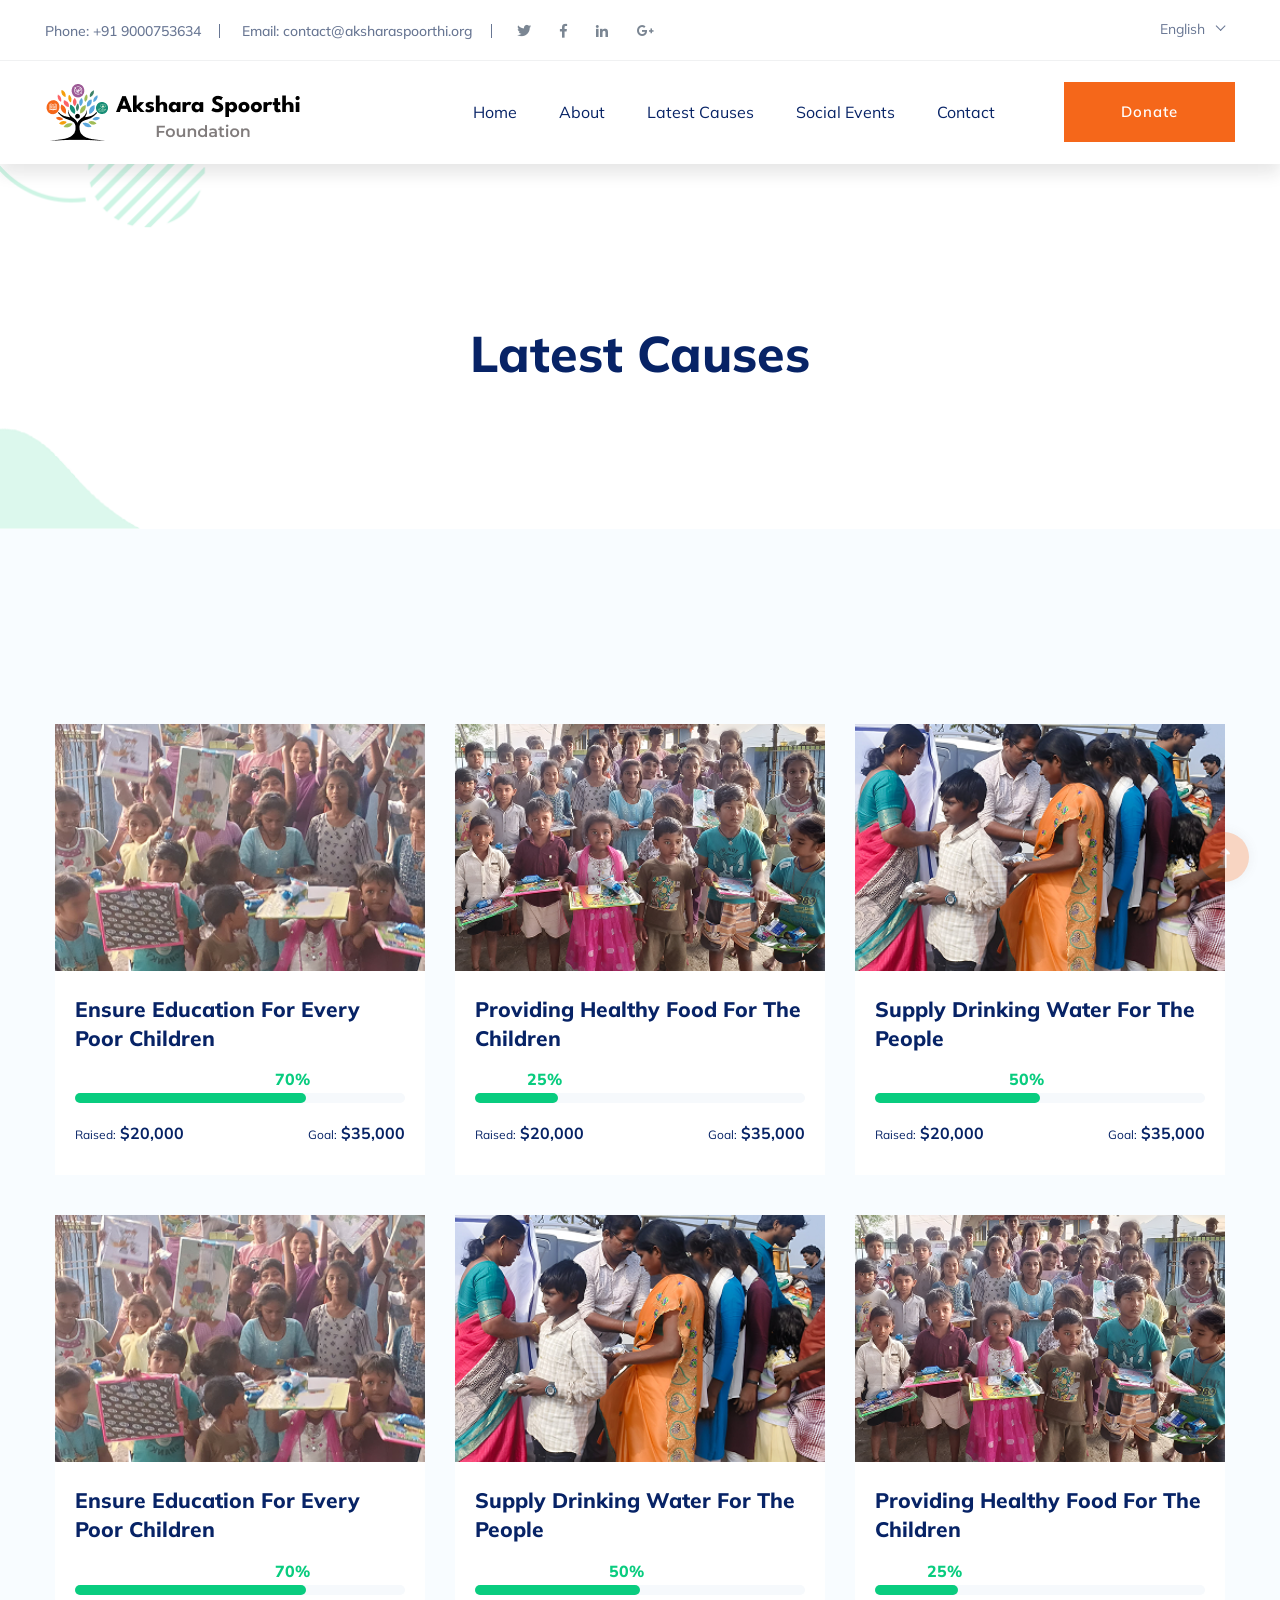
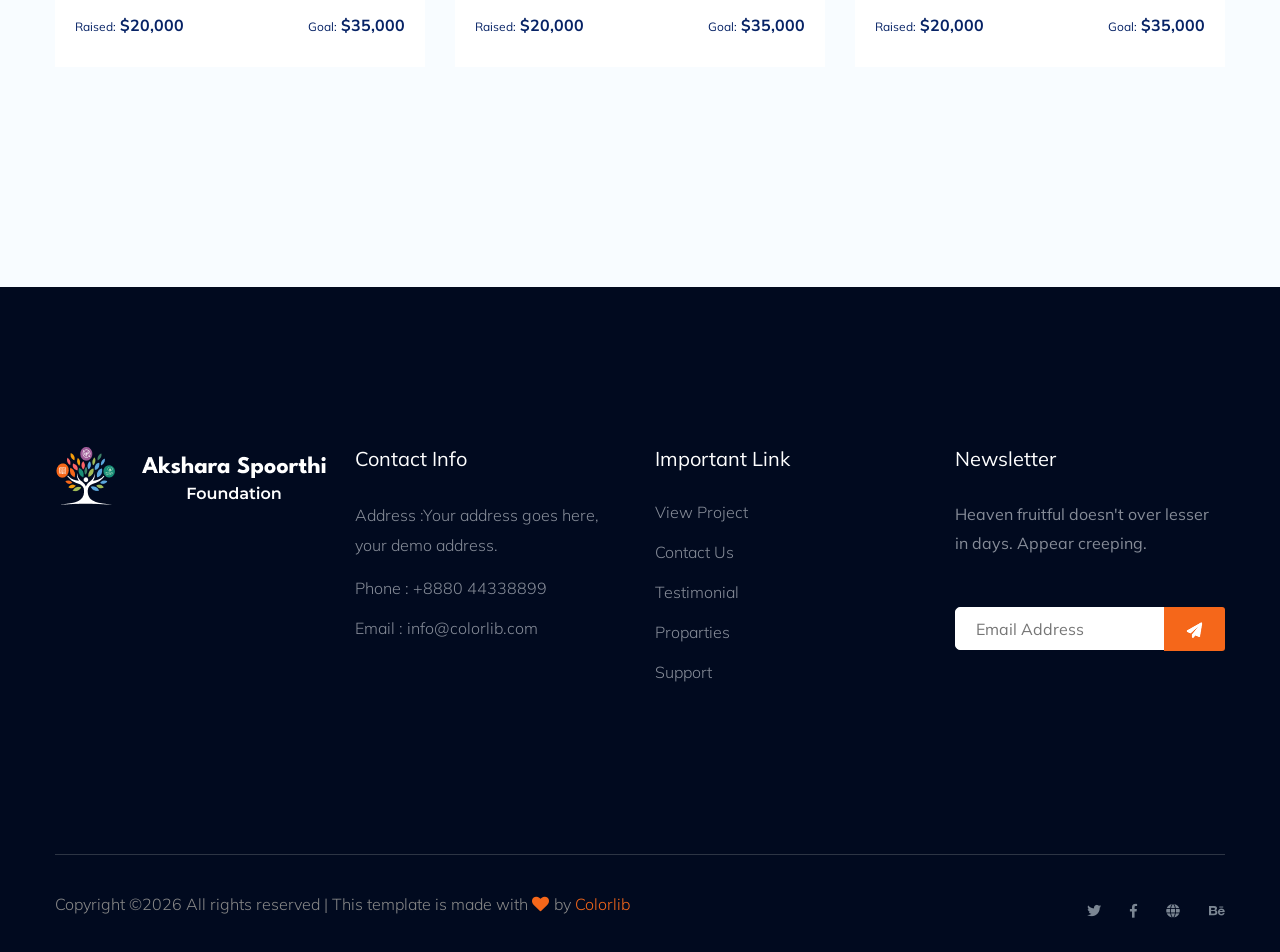
<file: program.html>
<!doctype html>
<html class="no-js" lang="zxx">
<head>
    <meta charset="utf-8">
    <meta http-equiv="x-ua-compatible" content="ie=edge">
    <title> Charity | Teamplate</title>
    <meta name="description" content="">
    <meta name="viewport" content="width=device-width, initial-scale=1">
    <link rel="manifest" href="site.webmanifest">
    <link rel="shortcut icon" type="image/x-icon" href="assets/img/akshara.svg">

	<!-- CSS here -->
	<link rel="stylesheet" href="assets/css/bootstrap.min.css">
	<link rel="stylesheet" href="assets/css/owl.carousel.min.css">
	<link rel="stylesheet" href="assets/css/slicknav.css">
    <link rel="stylesheet" href="assets/css/flaticon.css">
    <link rel="stylesheet" href="assets/css/progressbar_barfiller.css">
    <link rel="stylesheet" href="assets/css/gijgo.css">
    <link rel="stylesheet" href="assets/css/animate.min.css">
    <link rel="stylesheet" href="assets/css/animated-headline.css">
	<link rel="stylesheet" href="assets/css/magnific-popup.css">
	<link rel="stylesheet" href="assets/css/fontawesome-all.min.css">
	<link rel="stylesheet" href="assets/css/themify-icons.css">
	<link rel="stylesheet" href="assets/css/slick.css">
	<link rel="stylesheet" href="assets/css/nice-select.css">
	<link rel="stylesheet" href="assets/css/style.css">
</head>
<body>
    <!-- ? Preloader Start -->
    <div id="preloader-active">
        <div class="preloader d-flex align-items-center justify-content-center">
            <div class="preloader-inner position-relative">
                <div class="preloader-circle"></div>
                <div class="preloader-img pere-text">
                    <img src="assets/img/logo/loder.png" alt="">
                </div>
            </div>
        </div>
    </div>
    <!-- Preloader Start -->
    <header>
        <!-- Header Start -->
        <div class="header-area">
            <div class="main-header ">
                <div class="header-top d-none d-lg-block">
                    <div class="container-fluid">
                        <div class="col-xl-12">
                            <div class="row d-flex justify-content-between align-items-center">
                                <div class="header-info-left d-flex">
                                    <ul>     
                                        <li>Phone: +91 9000753634</li>
                                        <li>Email: contact@aksharaspoorthi.org</li>
                                    </ul>
                                    <div class="header-social">    
                                        <ul>
                                            <li><a href="#"><i class="fab fa-twitter"></i></a></li>
                                            <li><a  href="https://www.facebook.com/sai4ull"><i class="fab fa-facebook-f"></i></a></li>
                                            <li><a href="#"><i class="fab fa-linkedin-in"></i></a></li>
                                            <li> <a href="#"><i class="fab fa-google-plus-g"></i></a></li>
                                        </ul>
                                    </div>
                                </div>
                                <div class="header-info-right d-flex align-items-center">
                                    <div class="select-this">
                                        <form action="#">
                                            <div class="select-itms">
                                                <select name="select" id="select1">
                                                    <option value="">English</option>
                                                    <option value="">Bangla</option>
                                                    <option value="">Arabic</option>
                                                    <option value="">Hindi</option>
                                                </select>
                                            </div>
                                        </form>
                                    </div>
                                    <!--<ul class="contact-now">     
                                        <li><a href="#">Subscribe Now</a></li>
                                    </ul>-->
                                </div>
                            </div>
                        </div>
                    </div>
                </div>
                <div class="header-bottom  header-sticky">
                    <div class="container-fluid">
                        <div class="row align-items-center">
                            <!-- Logo -->
                            <div class="col-xl-2 col-lg-2">
                                <div class="logo">
                                    <a href="index.html"><img src="assets/img/logo/logo.png" alt=""></a>
                                </div>
                            </div>
                            <div class="col-xl-10 col-lg-10">
                                <div class="menu-wrapper  d-flex align-items-center justify-content-end">
                                    <!-- Main-menu -->
                                    <div class="main-menu d-none d-lg-block">
                                        <nav>
                                            <ul id="navigation">                                                                                          
                                                <li><a href="index.html">Home</a></li>
                                                <li><a href="about.html">About</a></li>
                                                <li><a href="program.html">latest causes</a></li>
                                                <li><a href="events.html">social events </a></li>
                                                <!--<li><a href="blog.html">Blog</a>
                                                    <ul class="submenu">
                                                        <li><a href="blog.html">Blog</a></li>
                                                        <li><a href="blog_details.html">Blog Details</a></li>
                                                        <li><a href="elements.html">Element</a></li>
                                                    </ul>
                                                </li>-->
                                                <li><a href="contact.html">Contact</a></li>
                                            </ul>
                                        </nav>
                                    </div>
                                    <!-- Header-btn -->
                                    <div class="header-right-btn d-none d-lg-block ml-20">
                                        <a href="contact.html" class="btn header-btn">Donate</a>
                                    </div>
                                </div>
                            </div> 
                            <!-- Mobile Menu -->
                            <div class="col-12">
                                <div class="mobile_menu d-block d-lg-none"></div>
                            </div>
                        </div>
                    </div>
                </div>
            </div>
        </div>
        <!-- Header End -->
    </header>
    <!-- header end -->
    <main>
    <!--? Hero Start -->
    <div class="slider-area2">
        <div class="slider-height2 d-flex align-items-center">
            <div class="container">
                <div class="row">
                    <div class="col-xl-12">
                        <div class="hero-cap hero-cap2 pt-20 text-center">
                            <h2>latest causes </h2>
                        </div>
                    </div>
                </div>
            </div>
        </div>
    </div>
    <!-- Hero End -->
    <!-- Our Cases Start -->
    <div class="our-cases-area section-padding30">
        <div class="container">
            <div class="row">
                <div class="col-lg-4 col-md-6 col-sm-6">
                    <div class="single-cases mb-40">
                        <div class="cases-img">
                            <img src="assets/img/gallery/case1.png" alt="">
                        </div>
                        <div class="cases-caption">
                            <h3><a href="#">Ensure Education For Every Poor Children</a></h3>
                            <!-- Progress Bar -->
                            <div class="single-skill mb-15">
                                <div class="bar-progress">
                                    <div id="bar1" class="barfiller">
                                        <div class="tipWrap">
                                            <span class="tip"></span>
                                        </div>
                                        <span class="fill" data-percentage="70"></span>
                                    </div>
                                </div>
                            </div>
                            <!-- / progress -->
                            <div class="prices d-flex justify-content-between">
                                <p>Raised:<span> $20,000</span></p>
                                <p>Goal:<span> $35,000</span></p>
                            </div>
                        </div>
                    </div>
                </div>
                <div class="col-lg-4 col-md-6 col-sm-6">
                    <div class="single-cases mb-40">
                        <div class="cases-img">
                            <img src="assets/img/gallery/case2.png" alt="">
                        </div>
                        <div class="cases-caption">
                            <h3><a href="#">Providing Healthy Food For The Children</a></h3>
                            <!-- Progress Bar -->
                            <div class="single-skill mb-15">
                                <div class="bar-progress">
                                    <div id="bar2" class="barfiller">
                                        <div class="tipWrap">
                                            <span class="tip"></span>
                                        </div>
                                        <span class="fill" data-percentage="25"></span>
                                    </div>
                                </div>
                            </div>
                            <!-- / progress -->
                            <div class="prices d-flex justify-content-between">
                                <p>Raised:<span> $20,000</span></p>
                                <p>Goal:<span> $35,000</span></p>
                            </div>
                        </div>
                    </div>
                </div>
                <div class="col-lg-4 col-md-6 col-sm-6">
                    <div class="single-cases mb-40">
                        <div class="cases-img">
                            <img src="assets/img/gallery/case3.png" alt="">
                        </div>
                        <div class="cases-caption">
                            <h3><a href="#">Supply Drinking Water For  The People</a></h3>
                            <!-- Progress Bar -->
                            <div class="single-skill mb-15">
                                <div class="bar-progress">
                                    <div id="bar3" class="barfiller">
                                        <div class="tipWrap">
                                            <span class="tip"></span>
                                        </div>
                                        <span class="fill" data-percentage="50"></span>
                                    </div>
                                </div>
                            </div>
                            <!-- / progress -->
                            <div class="prices d-flex justify-content-between">
                                <p>Raised:<span> $20,000</span></p>
                                <p>Goal:<span> $35,000</span></p>
                            </div>
                        </div>
                    </div>
                </div>
                <div class="col-lg-4 col-md-6 col-sm-6">
                    <div class="single-cases mb-40">
                        <div class="cases-img">
                            <img src="assets/img/gallery/case1.png" alt="">
                        </div>
                        <div class="cases-caption">
                            <h3><a href="#">Ensure Education For Every Poor Children</a></h3>
                            <!-- Progress Bar -->
                            <div class="single-skill mb-15">
                                <div class="bar-progress">
                                    <div id="bar4" class="barfiller">
                                        <div class="tipWrap">
                                            <span class="tip"></span>
                                        </div>
                                        <span class="fill" data-percentage="70"></span>
                                    </div>
                                </div>
                            </div>
                            <!-- / progress -->
                            <div class="prices d-flex justify-content-between">
                                <p>Raised:<span> $20,000</span></p>
                                <p>Goal:<span> $35,000</span></p>
                            </div>
                        </div>
                    </div>
                </div>
                <div class="col-lg-4 col-md-6 col-sm-6">
                    <div class="single-cases mb-40">
                        <div class="cases-img">
                            <img src="assets/img/gallery/case3.png" alt="">
                        </div>
                        <div class="cases-caption">
                            <h3><a href="#">Supply Drinking Water For  The People</a></h3>
                            <!-- Progress Bar -->
                            <div class="single-skill mb-15">
                                <div class="bar-progress">
                                    <div id="bar5" class="barfiller">
                                        <div class="tipWrap">
                                            <span class="tip"></span>
                                        </div>
                                        <span class="fill" data-percentage="50"></span>
                                    </div>
                                </div>
                            </div>
                            <!-- / progress -->
                            <div class="prices d-flex justify-content-between">
                                <p>Raised:<span> $20,000</span></p>
                                <p>Goal:<span> $35,000</span></p>
                            </div>
                        </div>
                    </div>
                </div>
                <div class="col-lg-4 col-md-6 col-sm-6">
                    <div class="single-cases mb-40">
                        <div class="cases-img">
                            <img src="assets/img/gallery/case2.png" alt="">
                        </div>
                        <div class="cases-caption">
                            <h3><a href="#">Providing Healthy Food For The Children</a></h3>
                            <!-- Progress Bar -->
                            <div class="single-skill mb-15">
                                <div class="bar-progress">
                                    <div id="bar6" class="barfiller">
                                        <div class="tipWrap">
                                            <span class="tip"></span>
                                        </div>
                                        <span class="fill" data-percentage="25"></span>
                                    </div>
                                </div>
                            </div>
                            <!-- / progress -->
                            <div class="prices d-flex justify-content-between">
                                <p>Raised:<span> $20,000</span></p>
                                <p>Goal:<span> $35,000</span></p>
                            </div>
                        </div>
                    </div>
                </div>
            </div>
        </div>
    </div>
    <!-- Our Cases End -->
    </main>
    <footer>
        <div class="footer-wrapper section-bg2" data-background="assets/img/gallery/footer_bg.png">
            <!-- Footer Top-->
            <div class="footer-area footer-padding">
                <div class="container">
                    <div class="row d-flex justify-content-between">
                        <div class="col-xl-3 col-lg-3 col-md-4 col-sm-6">
                        <div class="single-footer-caption mb-50">
                            <div class="single-footer-caption mb-30">
                                <div class="footer-tittle">
                                    <div class="footer-logo mb-20">
                                        <a href="index.html"><img src="assets/img/logo/logo2_footer.png" alt=""></a>
                                    </div>
                                </div>
                            </div>
                        </div>
                        </div>
                        <div class="col-xl-3 col-lg-3 col-md-4 col-sm-5">
                            <div class="single-footer-caption mb-50">
                                <div class="footer-tittle">
                                    <h4>Contact Info</h4>
                                    <ul>
                                        <li>
                                            <p>Address :Your address goes here, your demo address.</p>
                                        </li>
                                        <li><a href="#">Phone : +8880 44338899</a></li>
                                        <li><a href="#">Email : info@colorlib.com</a></li>
                                    </ul>
                                </div>

                            </div>
                        </div>
                        <div class="col-xl-3 col-lg-3 col-md-4 col-sm-5">
                            <div class="single-footer-caption mb-50">
                                <div class="footer-tittle">
                                    <h4>Important Link</h4>
                                    <ul>
                                        <li><a href="#"> View Project</a></li>
                                        <li><a href="#">Contact Us</a></li>
                                        <li><a href="#">Testimonial</a></li>
                                        <li><a href="#">Proparties</a></li>
                                        <li><a href="#">Support</a></li>
                                    </ul>
                                </div>
                            </div>
                        </div>
                        <div class="col-xl-3 col-lg-3 col-md-4 col-sm-5">
                            <div class="single-footer-caption mb-50">
                                <div class="footer-tittle">
                                    <h4>Newsletter</h4>
                                    <div class="footer-pera footer-pera2">
                                    <p>Heaven fruitful doesn't over lesser in days. Appear creeping.</p>
                                </div>
                                <!-- Form -->
                                <div class="footer-form" >
                                    <div id="mc_embed_signup">
                                        <form target="_blank" action="https://spondonit.us12.list-manage.com/subscribe/post?u=1462626880ade1ac87bd9c93a&amp;id=92a4423d01"
                                        method="get" class="subscribe_form relative mail_part">
                                            <input type="email" name="email" id="newsletter-form-email" placeholder="Email Address"
                                            class="placeholder hide-on-focus" onfocus="this.placeholder = ''"
                                            onblur="this.placeholder = ' Email Address '">
                                            <div class="form-icon">
                                                <button type="submit" name="submit" id="newsletter-submit"
                                                class="email_icon newsletter-submit button-contactForm"><img src="assets/img/gallery/form.png" alt=""></button>
                                            </div>
                                            <div class="mt-10 info"></div>
                                        </form>
                                    </div>
                                </div>
                                </div>
                            </div>
                        </div>
                    </div>
                </div>
            </div>
            <!-- footer-bottom -->
            <div class="footer-bottom-area">
                <div class="container">
                    <div class="footer-border">
                        <div class="row d-flex justify-content-between align-items-center">
                            <div class="col-xl-10 col-lg-9 ">
                                <div class="footer-copy-right">
                                    <p><!-- Link back to Colorlib can't be removed. Template is licensed under CC BY 3.0. -->
  Copyright &copy;<script>document.write(new Date().getFullYear());</script> All rights reserved | This template is made with <i class="fa fa-heart" aria-hidden="true"></i> by <a href="https://colorlib.com" target="_blank">Colorlib</a>
  <!-- Link back to Colorlib can't be removed. Template is licensed under CC BY 3.0. --></p>
                                </div>
                            </div>
                            <div class="col-xl-2 col-lg-3">
                                <div class="footer-social f-right">
                                    <a href="#"><i class="fab fa-twitter"></i></a>
                                    <a  href="https://www.facebook.com/sai4ull"><i class="fab fa-facebook-f"></i></a>
                                    <a href="#"><i class="fas fa-globe"></i></a>
                                    <a href="#"><i class="fab fa-behance"></i></a>
                                </div>
                            </div>
                        </div>
                    </div>
                </div>
            </div>
        </div>
    </footer>

    <!-- Scroll Up -->
    <div id="back-top" >
        <a title="Go to Top" href="#"> <i class="fas fa-level-up-alt"></i></a>
    </div>

    <!-- JS here -->

    <script src="./assets/js/vendor/modernizr-3.5.0.min.js"></script>
    <!-- Jquery, Popper, Bootstrap -->
    <script src="./assets/js/vendor/jquery-1.12.4.min.js"></script>
    <script src="./assets/js/popper.min.js"></script>
    <script src="./assets/js/bootstrap.min.js"></script>
    <!-- Jquery Mobile Menu -->
    <script src="./assets/js/jquery.slicknav.min.js"></script>

    <!-- Jquery Slick , Owl-Carousel Plugins -->
    <script src="./assets/js/owl.carousel.min.js"></script>
    <script src="./assets/js/slick.min.js"></script>
    <!-- One Page, Animated-HeadLin -->
    <script src="./assets/js/wow.min.js"></script>
    <script src="./assets/js/animated.headline.js"></script>
    <script src="./assets/js/jquery.magnific-popup.js"></script>

    <!-- Date Picker -->
    <script src="./assets/js/gijgo.min.js"></script>
    <!-- Nice-select, sticky -->
    <script src="./assets/js/jquery.nice-select.min.js"></script>
    <script src="./assets/js/jquery.sticky.js"></script>
    <!-- Progress -->
    <script src="./assets/js/jquery.barfiller.js"></script>
    
    <!-- counter , waypoint,Hover Direction -->
    <script src="./assets/js/jquery.counterup.min.js"></script>
    <script src="./assets/js/waypoints.min.js"></script>
    <script src="./assets/js/jquery.countdown.min.js"></script>
    <script src="./assets/js/hover-direction-snake.min.js"></script>

    <!-- contact js -->
    <script src="./assets/js/contact.js"></script>
    <script src="./assets/js/jquery.form.js"></script>
    <script src="./assets/js/jquery.validate.min.js"></script>
    <script src="./assets/js/mail-script.js"></script>
    <script src="./assets/js/jquery.ajaxchimp.min.js"></script>
    
    <!-- Jquery Plugins, main Jquery -->	
    <script src="./assets/js/plugins.js"></script>
    <script src="./assets/js/main.js"></script>
    
    </body>
</html>
</file>
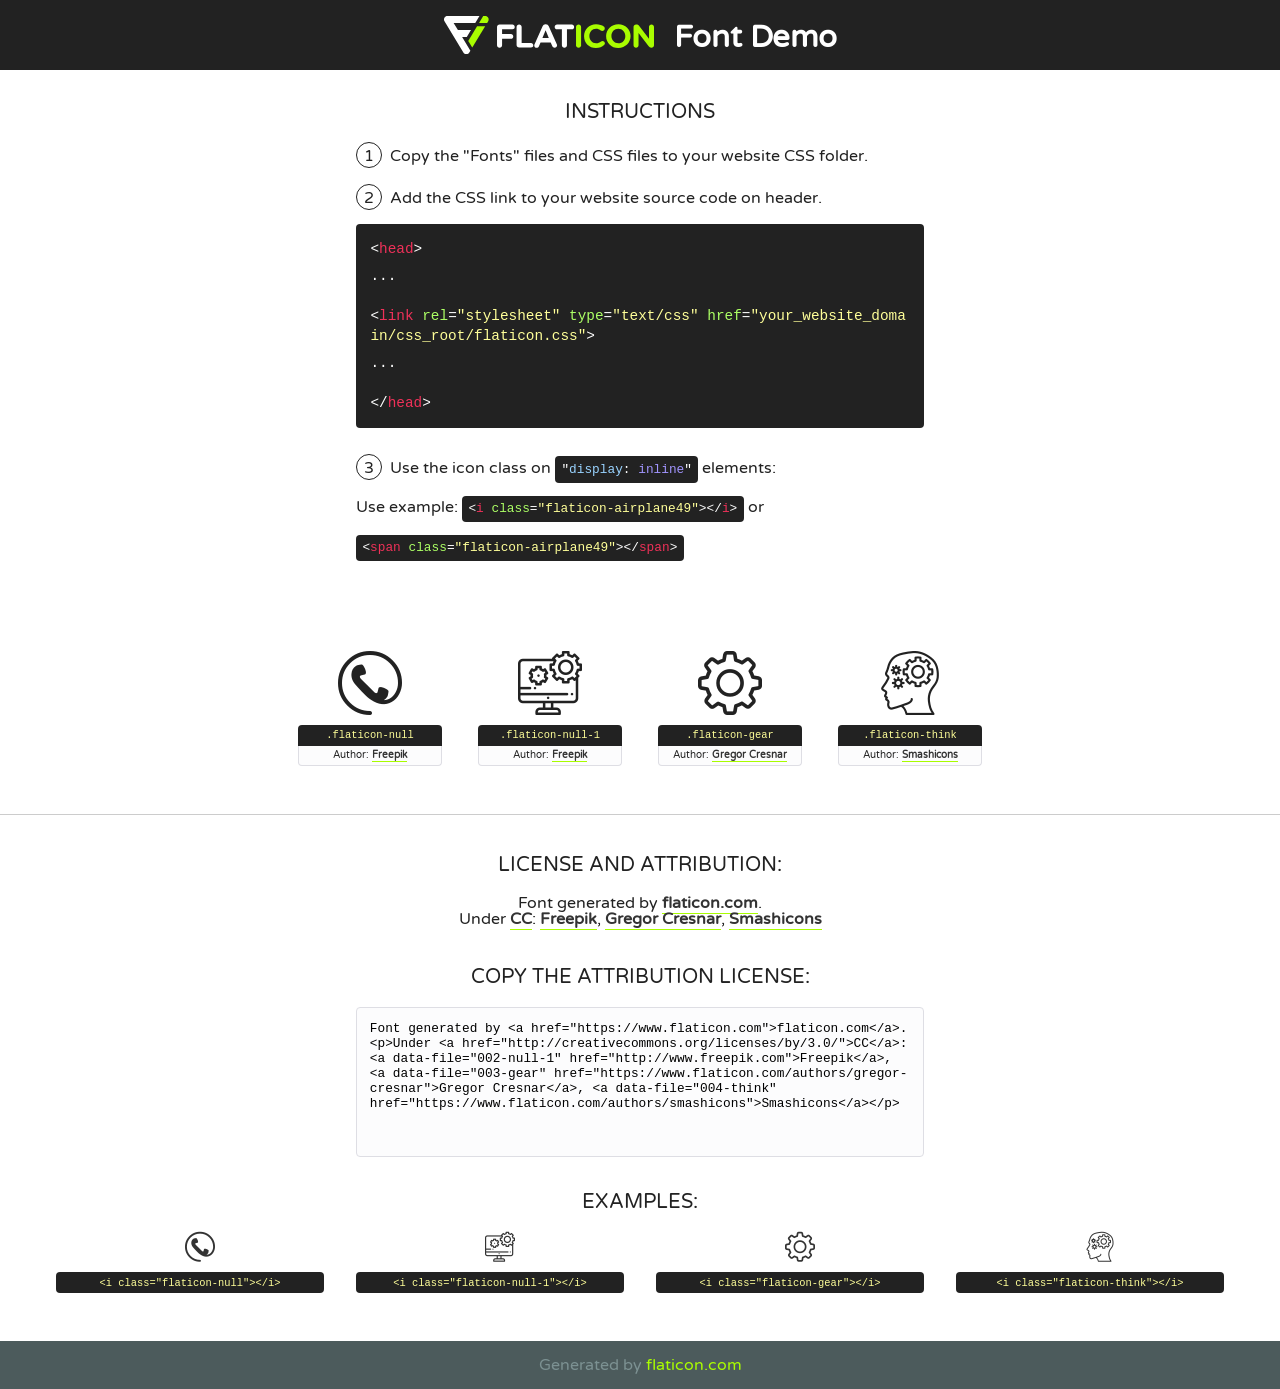
<file: assets/fonts/flaticon.html>
<!DOCTYPE html>
<!--
  Flaticon icon font: Flaticon
  Creation date: 02/06/2020 05:24
-->
<html>
<!DOCTYPE html>
<html>

<head>
    <title>Flaticon WebFont</title>
    <link href="http://fonts.googleapis.com/css?family=Varela+Round" rel="stylesheet" type="text/css" />
    <link rel="stylesheet" type="text/css" href="flaticon.css">
    <meta charset="UTF-8">
    <style>
    html, body, div, span, applet, object, iframe,
    h1, h2, h3, h4, h5, h6, p, blockquote, pre,
    a, abbr, acronym, address, big, cite, code,
    del, dfn, em, img, ins, kbd, q, s, samp,
    small, strike, strong, sub, sup, tt, var,
    b, u, i, center,
    dl, dt, dd, ol, ul, li,
    fieldset, form, label, legend,
    table, caption, tbody, tfoot, thead, tr, th, td,
    article, aside, canvas, details, embed, 
    figure, figcaption, footer, header, hgroup, 
    menu, nav, output, ruby, section, summary,
    time, mark, audio, video {
        margin: 0;
        padding: 0;
        border: 0;
        font-size: 100%;
        font: inherit;
        vertical-align: baseline;
    }
    /* HTML5 display-role reset for older browsers */
    article, aside, details, figcaption, figure, 
    footer, header, hgroup, menu, nav, section {
        display: block;
    }
    body {
        line-height: 1;
    }
    ol, ul {
        list-style: none;
    }
    blockquote, q {
        quotes: none;
    }
    blockquote:before, blockquote:after,
    q:before, q:after {
        content: '';
        content: none;
    }
    table {
        border-collapse: collapse;
        border-spacing: 0;
    }
    body {
        font-family: 'Varela Round', Helvetica, Arial, sans-serif;
        font-size: 16px;
        color: #222;
    }
    a {
        color: #333;
        border-bottom: 1px solid #a9fd00;
        font-weight: bold;
        text-decoration: none;
    }
    * {
        -moz-box-sizing: border-box;
        -webkit-box-sizing: border-box;
        box-sizing: border-box;
        margin: 0;
        padding: 0;
    }
    [class^="flaticon-"]:before, [class*=" flaticon-"]:before, [class^="flaticon-"]:after, [class*=" flaticon-"]:after {
        font-family: Flaticon;
        font-size: 30px;
        font-style: normal;
        margin-left: 20px;
        color: #333;
    }
    .wrapper {
        max-width: 600px;
        margin: auto;
        padding: 0 1em;
    }
    .title {
        font-size: 1.25em;
        text-align: center;
        margin-bottom: 1em;
        text-transform: uppercase;
    }
    header {
        text-align: center;
        background-color: #222;
        color: #fff;
        padding: 1em;
    }
    header .logo {
        width: 210px;
        height: 38px;
        display: inline-block;
        vertical-align: middle;
        margin-right: 1em;
        border: none;
    }
    header strong {
        font-size: 1.95em;
        font-weight: bold;
        vertical-align: middle;
        margin-top: 5px;
        display: inline-block;
    }
    .demo {
        margin: 2em auto;
        line-height: 1.25em;
    }
    .demo ul li {
        margin-bottom: 1em;
    }
    .demo ul li .num {
        color: #222;
        border-radius: 20px;
        display: inline-block;
        width: 26px;
        padding: 3px;
        height: 26px;
        text-align: center;
        margin-right: 0.5em;
        border: 1px solid #222;
    }
    .demo ul li code {
        background-color: #222;
        border-radius: 4px;
        padding: 0.25em 0.5em;
        display: inline-block;
        color: #fff;
        font-family: Consolas,Monaco,Lucida Console,Liberation Mono,DejaVu Sans Mono,Bitstream Vera Sans Mono,Courier New, monospace;
        font-weight: lighter;
        margin-top: 1em;
        font-size: 0.8em;
        word-break: break-all;
    }
    .demo ul li code.big {
        padding: 1em;
        font-size: 0.9em;
    }
    .demo ul li code .red {
        color: #EF3159;
    }
    .demo ul li code .green {
        color: #ACFF65;
    }
    .demo ul li code .yellow {
        color: #FFFF99;
    }
    .demo ul li code .blue {
        color: #99D3FF;
    }
    .demo ul li code .purple {
        color: #A295FF;
    }
    .demo ul li code .dots {
        margin-top: 0.5em;
        display: block;
    }
    #glyphs {
        border-bottom: 1px solid #ccc;
        padding: 2em 0;
        text-align: center;
    }
    .glyph {
        display: inline-block;
        width: 9em;
        margin: 1em;
        text-align: center;
        vertical-align: top;
        background: #FFF;
    }
    .glyph .glyph-icon {
        padding: 10px;
        display: block;
        font-family:"Flaticon";
        font-size: 64px;
        line-height: 1;
    }
    .glyph .glyph-icon:before {
        font-size: 64px;
        color: #222;
        margin-left: 0;
    }
    .class-name {
        font-size: 0.65em;
        background-color: #222;
        color: #fff;
        border-radius: 4px 4px 0 0;
        padding: 0.5em;
        color: #FFFF99;
        font-family: Consolas,Monaco,Lucida Console,Liberation Mono,DejaVu Sans Mono,Bitstream Vera Sans Mono,Courier New, monospace;
    }
    .author-name {
        font-size: 0.6em;
        background-color: #fcfcfd;
        border: 1px solid #DEDEE4;
        border-top: 0;
        border-radius: 0 0 4px 4px;
        padding: 0.5em;
    }
    .class-name:last-child {
        font-size: 10px;
        color:#888;
    }
    .class-name:last-child a {
        font-size: 10px;
        color:#555;
    }
    .class-name:last-child a:hover {
        color:#a9fd00;
    }
    .glyph > input {
        display: block;
        width: 100px;
        margin: 5px auto;
        text-align: center;
        font-size: 12px;
        cursor: text;
    }
    .glyph > input.icon-input {
        font-family:"Flaticon";
        font-size: 16px;
        margin-bottom: 10px;
    }
    .attribution .title {
        margin-top: 2em;
    }
    .attribution textarea {
        background-color: #fcfcfd;
        padding: 1em;
        border: none;
        box-shadow: none;
        border: 1px solid #DEDEE4;
        border-radius: 4px;
        resize: none;
        width: 100%;
        height: 150px;
        font-size: 0.8em;
        font-family: Consolas,Monaco,Lucida Console,Liberation Mono,DejaVu Sans Mono,Bitstream Vera Sans Mono,Courier New, monospace;
        -webkit-appearance: none;
    }
    .iconsuse {
        margin: 2em auto;
        text-align: center;
        max-width: 1200px;
    }
    .iconsuse:after {
        content: '';
        display: table;
        clear: both;
    }
    .iconsuse .image {
        float: left;
        width: 25%;
        padding: 0 1em;
    }
    .iconsuse .image p {
        margin-bottom: 1em;
    }
    .iconsuse .image span {
        display: block;
        font-size: 0.65em;
        background-color: #222;
        color: #fff;
        border-radius: 4px;
        padding: 0.5em;
        color: #FFFF99;
        margin-top: 1em;
        font-family: Consolas,Monaco,Lucida Console,Liberation Mono,DejaVu Sans Mono,Bitstream Vera Sans Mono,Courier New, monospace;
    }
    #footer {
        text-align: center;
        background-color: #4C5B5C;
        color: #7c9192;
        padding: 1em;
    }
    #footer a {
        border: none;
        color: #a9fd00;
        font-weight: normal;
    }
    @media (max-width: 960px) {
        .iconsuse .image {
            width: 50%;
        }
    }
    @media (max-width: 560px) {
        .iconsuse .image {
            width: 100%;
        }
    }
    </style>
</head>

<body class="characters-off">

    <header>
        <a href="https://www.flaticon.com" target="_blank" class="logo">
            <svg version="1.1" xmlns="http://www.w3.org/2000/svg" xmlns:xlink="http://www.w3.org/1999/xlink" xmlns:a="http://ns.adobe.com/AdobeSVGViewerExtensions/3.0/" viewBox="0 0 560.875 102.036" enable-background="new 0 0 560.875 102.036" xml:space="preserve">
                <defs>
                </defs>
                <g>
                    <g class="letters">
                        <path fill="#ffffff" d="M141.596,29.675c0-3.777,2.985-6.767,6.764-6.767h34.438c3.426,0,6.15,2.728,6.15,6.15
                        c0,3.43-2.724,6.149-6.15,6.149h-27.674v13.091h23.719c3.429,0,6.151,2.724,6.151,6.15c0,3.43-2.723,6.149-6.151,6.149h-23.719
                        v17.574c0,3.773-2.986,6.761-6.764,6.761c-3.779,0-6.764-2.989-6.764-6.761V29.675z"></path>
                        <path fill="#ffffff" d="M193.844,29.149c0-3.781,2.985-6.767,6.764-6.767c3.776,0,6.763,2.985,6.763,6.767v42.957h25.039
                        c3.426,0,6.149,2.726,6.149,6.153c0,3.425-2.723,6.15-6.149,6.15h-31.802c-3.779,0-6.764-2.986-6.764-6.768V29.149z"></path>
                        <path fill="#ffffff" d="M241.891,75.71l21.438-48.407c1.492-3.341,4.215-5.357,7.906-5.357h0.792
                        c3.686,0,6.323,2.017,7.815,5.357l21.439,48.407c0.436,0.967,0.701,1.845,0.701,2.723c0,3.602-2.809,6.501-6.414,6.501
                        c-3.161,0-5.269-1.845-6.499-4.655l-4.132-9.661h-27.059l-4.301,10.102c-1.144,2.631-3.426,4.214-6.237,4.214
                        c-3.517,0-6.24-2.81-6.24-6.325C241.1,77.64,241.451,76.677,241.891,75.71z M279.932,58.666l-8.521-20.297l-8.526,20.297H279.932
                        z"></path>
                        <path fill="#ffffff" d="M314.864,35.387H301.86c-3.429,0-6.239-2.813-6.239-6.238c0-3.429,2.811-6.24,6.239-6.24h39.533
                        c3.426,0,6.237,2.811,6.237,6.24c0,3.425-2.811,6.238-6.237,6.238h-13.001v42.785c0,3.773-2.99,6.761-6.764,6.761
                        c-3.779,0-6.764-2.989-6.764-6.761V35.387z"></path>
                        <path fill="#A9FD00" d="M352.615,29.149c0-3.781,2.985-6.767,6.767-6.767c3.774,0,6.761,2.985,6.761,6.767v49.024
                        c0,3.773-2.987,6.761-6.761,6.761c-3.781,0-6.767-2.989-6.767-6.761V29.149z"></path>
                        <path fill="#A9FD00" d="M374.132,53.836v-0.179c0-17.481,13.178-31.801,32.065-31.801c9.22,0,15.459,2.458,20.557,6.238
                        c1.402,1.054,2.637,2.985,2.637,5.357c0,3.692-2.985,6.59-6.681,6.59c-1.845,0-3.071-0.702-4.044-1.319
                        c-3.776-2.813-7.729-4.393-12.562-4.393c-10.364,0-17.831,8.611-17.831,19.154v0.173c0,10.542,7.291,19.329,17.831,19.329
                        c5.715,0,9.492-1.756,13.359-4.834c1.049-0.874,2.458-1.491,4.039-1.491c3.429,0,6.325,2.813,6.325,6.236
                        c0,2.106-1.056,3.78-2.282,4.834c-5.539,4.834-12.036,7.733-21.878,7.733C387.572,85.464,374.132,71.493,374.132,53.836z"></path>
                        <path fill="#A9FD00" d="M433.009,53.836v-0.179c0-17.481,13.79-31.801,32.766-31.801c18.981,0,32.592,14.143,32.592,31.628v0.173
                        c0,17.483-13.785,31.807-32.769,31.807C446.625,85.464,433.009,71.32,433.009,53.836z M484.224,53.836v-0.179
                        c0-10.539-7.725-19.326-18.626-19.326c-10.893,0-18.449,8.611-18.449,19.154v0.173c0,10.542,7.73,19.329,18.626,19.329
                        C476.676,72.986,484.224,64.378,484.224,53.836z"></path>
                        <path fill="#A9FD00" d="M506.233,29.321c0-3.774,2.99-6.763,6.767-6.763h1.401c3.252,0,5.183,1.583,7.029,3.953l26.093,34.265
                        V29.059c0-3.692,2.99-6.677,6.681-6.677c3.683,0,6.671,2.985,6.671,6.677v48.934c0,3.78-2.987,6.765-6.764,6.765h-0.436
                        c-3.257,0-5.188-1.581-7.034-3.953l-27.056-35.492v32.944c0,3.687-2.985,6.676-6.678,6.676c-3.683,0-6.673-2.989-6.673-6.676
                        V29.321z"></path>
                    </g>
                    <g class="insignia">
                        <path fill="#ffffff" d="M48.372,56.137h12.517l11.156-18.537H37.186L25.688,18.539h57.825L94.668,0H9.271
                        C5.925,0,2.842,1.801,1.198,4.716c-1.644,2.907-1.593,6.482,0.134,9.343l50.38,83.501c1.678,2.781,4.689,4.476,7.938,4.476
                        c3.246,0,6.257-1.695,7.935-4.476l2.898-4.804L48.372,56.137z"></path>
                        <g class="i">
                            <path fill="#A9FD00" d="M93.575,18.539h0.031v0.004l21.652,0.004l2.705-4.488c1.727-2.861,1.778-6.436,0.133-9.343
                            C116.454,1.801,113.371,0,110.026,0h-5.294L93.575,18.539z"></path>
                            <polygon fill="#A9FD00" points="88.291,27.356 64.725,66.486 75.519,84.404 109.942,27.356"></polygon>
                        </g>
                    </g>
                </g>
            </svg>
        </a>
        <strong>Font Demo</strong>
    </header>


    <section class="demo wrapper">

        <p class="title">Instructions</p>

        <ul>
            <li>
                <span class="num">1</span>Copy the "Fonts" files and CSS files to your website CSS folder.
            </li>
            <li>
                <span class="num">2</span>Add the CSS link to your website source code on header.
                <code class="big">
                    &lt;<span class="red">head</span>&gt;
                    <br/><span class="dots">...</span>
                    <br/>&lt;<span class="red">link</span> <span class="green">rel</span>=<span class="yellow">"stylesheet"</span> <span class="green">type</span>=<span class="yellow">"text/css"</span> <span class="green">href</span>=<span class="yellow">"your_website_domain/css_root/flaticon.css"</span>&gt;
                    <br/><span class="dots">...</span>
                    <br/>&lt;/<span class="red">head</span>&gt;
                </code>
            </li>

            <li>
                <p>
                    <span class="num">3</span>Use the icon class on <code>"<span class="blue">display</span>:<span class="purple"> inline</span>"</code> elements:
                    <br />
                    Use example: <code>&lt;<span class="red">i</span> <span class="green">class</span>=<span class="yellow">&quot;flaticon-airplane49&quot;</span>&gt;&lt;/<span class="red">i</span>&gt;</code> or <code>&lt;<span class="red">span</span> <span class="green">class</span>=<span class="yellow">&quot;flaticon-airplane49&quot;</span>&gt;&lt;/<span class="red">span</span>&gt;</code>
            </li>
        </ul>

    </section>




   <section id="glyphs">          
    
      
        <div class="glyph"><div class="glyph-icon flaticon-null"></div>
            <div class="class-name">.flaticon-null</div>
            <div class="author-name">Author: <a data-file="001-null" href="http://www.freepik.com">Freepik</a> </div> 
        </div>        
        
        <div class="glyph"><div class="glyph-icon flaticon-null-1"></div>
            <div class="class-name">.flaticon-null-1</div>
            <div class="author-name">Author: <a data-file="002-null-1" href="http://www.freepik.com">Freepik</a> </div> 
        </div>        
        
        <div class="glyph"><div class="glyph-icon flaticon-gear"></div>
            <div class="class-name">.flaticon-gear</div>
            <div class="author-name">Author: <a data-file="003-gear" href="https://www.flaticon.com/authors/gregor-cresnar">Gregor Cresnar</a> </div> 
        </div>        
        
        <div class="glyph"><div class="glyph-icon flaticon-think"></div>
            <div class="class-name">.flaticon-think</div>
            <div class="author-name">Author: <a data-file="004-think" href="https://www.flaticon.com/authors/smashicons">Smashicons</a> </div> 
        </div>        
        

    </section>



    <section class="attribution wrapper"   style="text-align:center;">

      <div class="title">License and attribution:</div><div class="attrDiv">Font generated by <a href="https://www.flaticon.com">flaticon.com</a>. <div><p>Under <a href="http://creativecommons.org/licenses/by/3.0/">CC</a>: <a data-file="002-null-1" href="http://www.freepik.com">Freepik</a>, <a data-file="003-gear" href="https://www.flaticon.com/authors/gregor-cresnar">Gregor Cresnar</a>, <a data-file="004-think" href="https://www.flaticon.com/authors/smashicons">Smashicons</a></p>  </div>
      </div>
      <div class="title">Copy the Attribution License:</div>

    <textarea onclick="this.focus();this.select();">Font generated by &lt;a href=&quot;https://www.flaticon.com&quot;&gt;flaticon.com&lt;/a&gt;. <p>Under <a href="http://creativecommons.org/licenses/by/3.0/">CC</a>: <a data-file="002-null-1" href="http://www.freepik.com">Freepik</a>, <a data-file="003-gear" href="https://www.flaticon.com/authors/gregor-cresnar">Gregor Cresnar</a>, <a data-file="004-think" href="https://www.flaticon.com/authors/smashicons">Smashicons</a></p>  
     </textarea>

    </section>

    <section class="iconsuse">

          <div class="title">Examples:</div>            
             
            <div class="image">
                <p>
                    <i class="glyph-icon flaticon-null"></i> 
                    <span>&lt;i class=&quot;flaticon-null&quot;&gt;&lt;/i&gt;</span>
                </p>
            </div>
            
            <div class="image">
                <p>
                    <i class="glyph-icon flaticon-null-1"></i> 
                    <span>&lt;i class=&quot;flaticon-null-1&quot;&gt;&lt;/i&gt;</span>
                </p>
            </div>
            
            <div class="image">
                <p>
                    <i class="glyph-icon flaticon-gear"></i> 
                    <span>&lt;i class=&quot;flaticon-gear&quot;&gt;&lt;/i&gt;</span>
                </p>
            </div>
            
            <div class="image">
                <p>
                    <i class="glyph-icon flaticon-think"></i> 
                    <span>&lt;i class=&quot;flaticon-think&quot;&gt;&lt;/i&gt;</span>
                </p>
            </div>
                       
        </div>
                            
    </section>

<div id="footer">
    <div>Generated by <a href="https://www.flaticon.com">flaticon.com</a>
    </div>
</div>



</body>
</html>
</file>
<file: assets/css/flaticon.css>
/*
  	Flaticon icon font: Flaticon
  	Creation date: 02/06/2020 05:24
  	*/

@font-face {
  font-family: "Flaticon";
  src: url("../fonts/Flaticon.eot");
  src: url("../fonts/Flaticon.eot?#iefix") format("embedded-opentype"),
       url("../fonts/Flaticon.woff2") format("woff2"),
       url("../fonts/Flaticon.woff") format("woff"),
       url("../fonts/Flaticon.ttf") format("truetype"),
       url("../fonts/Flaticon.svg#Flaticon") format("svg");
  font-weight: normal;
  font-style: normal;
}

@media screen and (-webkit-min-device-pixel-ratio:0) {
  @font-face {
    font-family: "Flaticon";
    src: url("../fonts/Flaticon.svg#Flaticon") format("svg");
  }
}

[class^="flaticon-"]:before, [class*=" flaticon-"]:before,
[class^="flaticon-"]:after, [class*=" flaticon-"]:after {   
  font-family: Flaticon;
font-style: normal;
}

.flaticon-null:before { content: "\f100"; }
.flaticon-null-1:before { content: "\f101"; }
.flaticon-gear:before { content: "\f102"; }
.flaticon-think:before { content: "\f103"; }
</file>
<file: assets/css/progressbar_barfiller.css>
/* Custom Code skills */
.single-skill{
  display: flex;
}

.single-skill span {
	color: #79838b;
	font-size: 13px;
	font-weight: 300;
	letter-spacing: 0;
	margin-bottom: 14px;
	display: block;
}
.single-skill .bar-progress {
	width: 100%;
}
.single-skill .bar-title {
  width: 20%;
  margin-bottom: 19px;
}

.skills-content {
  padding-top: 200px;
  padding-left: 70px;
}

.skills-shape-bg {
  height: 651px;
  width: 868px;
  position: absolute;
  content: "";
  border: 2px solid #4d4d4d;
  left: 40%;
  top: 255px;
}

.skills-shape-bg::before {
  position: absolute;
  content: "";
  height: 465px;
  width: 300px;
  border: 2px solid #4d4d4d;
  left: -35%;
  top: 50%;
  transform: translateY(-50%);
  border-right: 0;
}



/* Default */
.barfiller {
	width: 100%;
	height: 10px;
	background: #f6f9fc;
  position: relative;
  border-radius: 5px;
}

.barfiller .fill {
  display: block;
  position: relative;
  width: 0px;
  height: 100%;
  background: #333;
  z-index: 1;
  border-radius: 5px;
}

.barfiller .tipWrap { display: none; }

.barfiller .tip {
  margin-top: -28px;
  padding: 2px 4px;
  font-size: 16px;
  color: #09cc7f;
  left: 0px;
  position: absolute;
  z-index: 2;
  background: transparent;
  font-weight: 800;
}

.barfiller .tip:after {
  border: solid;
  border-color: rgba(0,0,0,.8) transparent;
  border-width: 6px 6px 0 6px;
  content: "";
  display: block;
  position: absolute;
  left: 9px;
  top: 100%;
  z-index: 9;
  display: none;
  
}
</file>
<file: assets/css/gijgo.css>
.gj-button {
    background-color: #f5f5f5;
    border: 1px solid #ddd;
    color: #000;
    border-radius: 3px;
    padding: 6px 10px;
    cursor: pointer;
}

.gj-unselectable {
    -webkit-touch-callout: none;
    -webkit-user-select: none;
    -khtml-user-select: none;
    -moz-user-select: none;
    -ms-user-select: none;
    user-select: none;
}

.gj-row {
    display: -webkit-box;
    display: -ms-flexbox;
    display: flex;
    -ms-flex-wrap: wrap;
    flex-wrap: wrap;
}

.gj-margin-left-5 {
    margin-left: 5px;
}

.gj-margin-left-10 {
    margin-left: 10px;
}

.gj-width-full {
    width: 100%;
}

.gj-cursor-pointer {
    cursor: pointer;
}

.gj-text-align-center {
    text-align: center;
}

.gj-font-size-16 {
    font-size: 16px;
}

.gj-hidden {
    display: none;
}

/** Material Design */
.gj-button-md {
    background: 0 0;
    border: none;
    border-radius: 2px;
    color: rgba(0, 0, 0, 0.87);
    position: relative;
    height: 36px;
    margin: 0;
    min-width: 64px;
    padding: 0 16px;
    display: inline-block;
    font-family: "Roboto","Helvetica","Arial",sans-serif;
    font-size: 1rem;
    font-weight: 500;
    text-transform: uppercase;
    letter-spacing: 0;
    overflow: hidden;
    will-change: box-shadow;
    transition: box-shadow .2s cubic-bezier(.4,0,1,1),background-color .2s cubic-bezier(.4,0,.2,1),color .2s cubic-bezier(.4,0,.2,1);
    outline: none;
    cursor: pointer;
    text-decoration: none;
    text-align: center;
    line-height: 36px;
    vertical-align: middle;
    overflow: hidden;
    -webkit-user-select: none;
    -moz-user-select: none;
    -ms-user-select: none;
    user-select: none;
}

.gj-button-md:hover {
    background-color: rgba(158,158,158,.2);
}

.gj-button-md:disabled {
    color: rgba(0,0,0,.26);
    background: 0 0;
}

.gj-button-md .material-icons,
.gj-button-md .gj-icon {
    vertical-align: middle;
    /*font-size: 1.3rem;
    margin-right: 4px;*/
}

.gj-button-md.gj-button-md-icon {
    width: 24px;
    height: 31px;
    min-width: 24px;
    padding: 0px;
    display: table;
}

.gj-button-md.gj-button-md-icon .material-icons,
.gj-button-md.gj-button-md-icon .gj-icon {
    display: table-cell;
    margin-right: 0px;
    width: 24px;
    height: 24px;
}

.gj-button-md.active {
    background-color: rgba(158,158,158,.4);
}

.gj-button-md-group {
    position: relative;
    display: inline-block;
    vertical-align: middle;
}
.gj-textbox-md {
	/* border: none; */
	/* border-bottom: 1px solid rgba(0,0,0,.42); */
	display: block;
	font-family: "Helvetica","Arial",sans-serif;
	font-size: 16px;
	line-height: 16px;
	/* padding: 4px 0px; */
	margin: 0;
	/* width: 100%; */
	background: 0 0;
	/* text-align: ; */
	color: rgba(0,0,0,.87);
	padding-left: 44px;
	border: 1px solid #dca73a;
	/* padding: 15px 15px; */
	/* text-align: center; */
	width: 177px;
	height: 55px;
	border-radius: 5px;
}
.gj-textbox-md:focus,
.gj-textbox-md:active {
    /* border-bottom: 2px solid rgba(0,0,0,.42); */
    outline: none;
}

.gj-textbox-md::placeholder {
    color: #8e8e8e;
}

.gj-textbox-md:-ms-input-placeholder {
    color: #8e8e8e;
}

.gj-textbox-md::-ms-input-placeholder {
    color: #8e8e8e;
}

.gj-md-spacer-24 {
    min-width: 24px;
    width: 24px;
    display: inline-block;
}

.gj-md-spacer-32 {
    min-width: 32px;
    width: 32px;
    display: inline-block;
}

.gj-modal {
    position: fixed;
    top: 0;
    right: 0;
    bottom: 0;
    left: 0;
    z-index: 1203;
    display: none;
    overflow: hidden;
    -webkit-overflow-scrolling: touch;
    outline: 0;
    background-color: rgba(0, 0, 0, 0.54118);
    transition: 200ms ease opacity;
    will-change: opacity;
}

/* List */
ul.gj-list li [data-role="wrapper"] {
    display: table;
    width: 100%;
}

ul.gj-list li [data-role="checkbox"] {
    display: table-cell;
    vertical-align:middle;
    text-align:center;
}

ul.gj-list li [data-role="image"] {
    display: table-cell;
    vertical-align:middle;
    text-align:center;
}

ul.gj-list li [data-role="display"] {
    display: table-cell;
    vertical-align:middle;
    cursor: pointer;
}

ul.gj-list li [data-role="display"]:empty:before {
  content: "\200b"; /* unicode zero width space character */
}

/* List - Bootstrap */
ul.gj-list-bootstrap {
    padding-left: 0px;
    margin-bottom: 0px;
}

ul.gj-list-bootstrap li {
    padding: 0px;
}

ul.gj-list-bootstrap li [data-role="wrapper"] {
    padding: 0px 10px;
}

ul.gj-list-bootstrap li [data-role="checkbox"] {
    width: 24px;
    padding: 3px;
}

ul.gj-list-bootstrap li [data-role="image"] {
    width: 24px;
    height: 24px;
}

ul.gj-list-bootstrap li [data-role="display"] {
    padding: 8px 0px 8px 4px;
}

.list-group-item.active ul li, .list-group-item.active:focus ul li, .list-group-item.active:hover ul li {
    text-shadow: none;
    color:initial;
}

/* List - Material Design */
ul.gj-list-md {
    padding: 0px;
    list-style: none;
    list-style-type: none;
    line-height: 24px;
    letter-spacing: 0;
    color: #616161; /* Gray 700 */
}

ul.gj-list-md li {
    display: list-item;
    list-style-type: none;
    padding: 0px;
    min-height: unset;
    box-sizing: border-box;
    align-items: center;
    cursor: default;
    overflow: hidden;

    font-family: "Roboto","Helvetica","Arial",sans-serif;
    font-size: 16px;
    font-weight: 400;
    letter-spacing: .04em;
    line-height: 1;
    
    -webkit-flex-direction: row;
    -ms-flex-direction: row;
    flex-direction: row;
    -webkit-flex-wrap: nowrap;
    -ms-flex-wrap: nowrap;
    flex-wrap: nowrap;
}

ul.gj-list-md li [data-role="checkbox"] {
    height: 24px;
    width: 24px;
}

ul.gj-list-md li [data-role="image"] {
    height: 24px;
    width: 24px;
}

ul.gj-list-md li [data-role="display"] {
    padding: 8px 0px 8px 5px;
    order: 0;
    flex-grow: 2;
    text-decoration: none;
    box-sizing: border-box;
    align-items: center;
    text-align: left;
    color: rgba(0,0,0,.87);
}

ul.gj-list-md li.disabled>[data-role="wrapper"]>[data-role="display"] {
    color: #9E9E9E; /* Gray 500 */
}

.gj-list-md-active {
    background: #e0e0e0;
    color: #3f51b5;
}


/* Picker */
.gj-picker {
    position: absolute;
    z-index: 1203;
    background-color: #fff;
}

.gj-picker .selected {
    color: #fff;
}

/* Material Design */
.gj-picker-md {
    font-family: "Roboto","Helvetica","Arial",sans-serif;
    font-size: 16px;
    font-weight: 400;
    letter-spacing: .04em;
    line-height: 1;
    color: rgba(0,0,0,.87);
    border: 1px solid #E0E0E0;
}

.gj-modal .gj-picker-md {
    border: 0px;
}

.gj-picker-md [role="header"] {
    color: rgba(255, 255, 255, 0.54);
    display: flex;
    background: #2196f3;
    align-items: baseline;
    user-select: none;
    justify-content: center;
}

.gj-picker-md [role="footer"] {
    float: right;
    padding: 10px;
}

.gj-picker-md [role="footer"] button.gj-button-md {
    color: #2196f3;
    font-weight: bold;
    font-size: 13px;
}

/* Bootstrap */
.gj-picker-bootstrap {
    border-radius: 4px;
    border: 1px solid #E0E0E0;
}

.gj-picker-bootstrap .selected {
    color: #888;
}

.gj-picker-bootstrap [role="header"] {
    background: #eee;
    color: #AAA;
}
@font-face {
    font-family: 'gijgo-material';
    src: url('../fonts/gijgo-material.eot?235541');
    src: url('../fonts/gijgo-material.eot?235541#iefix') format('embedded-opentype'), url('../fonts/gijgo-material.ttf?235541') format('truetype'), url('../fonts/gijgo-material.woff?235541') format('woff'), url('../fonts/gijgo-material.svg?235541#gijgo-material') format('svg');
    font-weight: normal;
    font-style: normal;
}

.gj-icon {
    /* use !important to prevent issues with browser extensions that change fonts */
    font-family: 'gijgo-material' !important;
    font-size: 24px;
    speak: none;
    font-style: normal;
    font-weight: normal;
    font-variant: normal;
    text-transform: none;
    line-height: 1;
    /* Enable Ligatures ================ */
    letter-spacing: 0;
    -webkit-font-feature-settings: "liga";
    -moz-font-feature-settings: "liga=1";
    -moz-font-feature-settings: "liga";
    -ms-font-feature-settings: "liga" 1;
    font-feature-settings: "liga";
    -webkit-font-variant-ligatures: discretionary-ligatures;
    font-variant-ligatures: discretionary-ligatures;
    /* Better Font Rendering =========== */
    -webkit-font-smoothing: antialiased;
    -moz-osx-font-smoothing: grayscale;
}

.gj-icon.undo:before {
    content: "\e900";
}

.gj-icon.vertical-align-top:before {
    content: "\e901";
}

.gj-icon.vertical-align-center:before {
    content: "\e902";
}

.gj-icon.vertical-align-bottom:before {
    content: "\e903";
}

.gj-icon.arrow-dropup:before {
    content: "\e904";
}

.gj-icon.clock:before {
    content: "\e905";
}

.gj-icon.refresh:before {
    content: "\e906";
}

.gj-icon.last-page:before {
    content: "\e907";
}

.gj-icon.first-page:before {
    content: "\e908";
}

.gj-icon.cancel:before {
    content: "\e909";
}

.gj-icon.clear:before {
    content: "\e90a";
}

.gj-icon.check-circle:before {
    content: "\e90b";
}

.gj-icon.delete:before {
    content: "\e90c";
}

.gj-icon.arrow-upward:before {
    content: "\e90d";
}

.gj-icon.arrow-forward:before {
    content: "\e90e";
}

.gj-icon.arrow-downward:before {
    content: "\e90f";
}

.gj-icon.arrow-back:before {
    content: "\e910";
}

.gj-icon.list-numbered:before {
    content: "\e911";
}

.gj-icon.list-bulleted:before {
    content: "\e912";
}

.gj-icon.indent-increase:before {
    content: "\e913";
}

.gj-icon.indent-decrease:before {
    content: "\e914";
}

.gj-icon.redo:before {
    content: "\e915";
}

.gj-icon.align-right:before {
    content: "\e916";
}

.gj-icon.align-left:before {
    content: "\e917";
}

.gj-icon.align-justify:before {
    content: "\e918";
}

.gj-icon.align-center:before {
    content: "\e919";
}

.gj-icon.strikethrough:before {
    content: "\e91a";
}

.gj-icon.italic:before {
    content: "\e91b";
}

.gj-icon.underlined:before {
    content: "\e91c";
}

.gj-icon.bold:before {
    content: "\e91d";
}

.gj-icon.arrow-dropdown:before {
    content: "\e91e";
}

.gj-icon.done:before {
    content: "\e91f";
}

.gj-icon.pencil:before {
    content: "\e920";
}

.gj-icon.minus:before {
    content: "\e921";
}

.gj-icon.plus:before {
    content: "\e922";
}

.gj-icon.chevron-up:before {
    content: "\e923";
}

.gj-icon.chevron-right:before {
    content: "\e924";
}

.gj-icon.chevron-down:before {
    content: "\e925";
}

.gj-icon.chevron-left:before {
    content: "\e926";
}

.gj-icon.event:before {
    content: "\e927";
}
.gj-draggable {
    cursor: move;
}
.gj-resizable-handle {
    position: absolute;
    font-size: 0.1px;
    display: block;
    -ms-touch-action: none;
    touch-action: none;
    z-index: 1203;
}

.gj-resizable-n {
    cursor: n-resize;
    height: 7px;
    width: 100%;
    top: -5px;
    left: 0;
}
.gj-resizable-e {
    cursor: e-resize;
    width: 7px;
    right: -5px;
    top: 0;
    height: 100%;
}
.gj-resizable-s {
    cursor: s-resize;
    height: 7px;
    width: 100%;
    bottom: -5px;
    left: 0;
}
.gj-resizable-w {
	cursor: w-resize;
	width: 7px;
	left: -5px;
	top: 0;
	height: 100%;
}
.gj-resizable-se {
	cursor: se-resize;
	width: 12px;
	height: 12px;
	right: 1px;
	bottom: 1px;
}
.gj-resizable-sw {
	cursor: sw-resize;
	width: 9px;
	height: 9px;
	left: -5px;
	bottom: -5px;
}
.gj-resizable-nw {
	cursor: nw-resize;
	width: 9px;
	height: 9px;
	left: -5px;
	top: -5px;
}
.gj-resizable-ne {
	cursor: ne-resize;
	width: 9px;
	height: 9px;
	right: -5px;
	top: -5px;
}

.gj-dialog-footer {
    position: absolute;
    bottom: 0px;
    width: 100%;
    margin-top: 0px;
}

.gj-dialog-scrollable [data-role="body"] {
    overflow-x: hidden;
    overflow-y: scroll;
}

/** Bootstrap 3 **/
.gj-dialog-bootstrap {
    overflow: hidden;
    z-index: 1202;
}

.gj-dialog-bootstrap [data-role="title"] {
    display: inline;
}
.gj-dialog-bootstrap [data-role="close"] {
    line-height: 1.42857143;
}

/** Bootstrap 4 **/
.gj-dialog-bootstrap4 {
    overflow: hidden;
    z-index: 1202;
}

.gj-dialog-bootstrap4 [data-role="title"] {
    display: inline;
}
.gj-dialog-bootstrap4 [data-role="close"] {
    line-height: 1.5;
}

/** Material Design **/
.gj-dialog-md {
    background-color: #FFF;
    overflow: hidden;
    border: none;
    box-shadow: 0 11px 15px -7px rgba(0,0,0,.2), 0 24px 38px 3px rgba(0,0,0,.14), 0 9px 46px 8px rgba(0,0,0,.12);
    box-sizing: border-box;
    position: relative;
    display: -webkit-box;
    display: -webkit-flex;
    display: -ms-flexbox;
    display: flex;
    -webkit-box-orient: vertical;
    -webkit-box-direction: normal;
    -webkit-flex-direction: column;
    -ms-flex-direction: column;
    flex-direction: column;
    -webkit-background-clip: padding-box;
    background-clip: padding-box;
    outline: 0;
    z-index: 1202;
}

.gj-dialog-md-header {
    padding: 24px 24px 0px 24px;
    font-family: "Roboto","Helvetica","Arial",sans-serif;
}

.gj-dialog-md-title {
    margin: 0;
    font-weight: 400;
    display: inline;
    line-height: 28px;
    font-size: 20px;
}

.gj-dialog-md-close {
    -webkit-appearance: none;
    padding: 0;
    cursor: pointer;
    background: 0 0;
    border: 0;
    float: right;
    line-height: 28px;
    font-size: 28px;
}

.gj-dialog-md-body {
    padding: 20px 24px 24px 24px;
    color: rgba(0,0,0,.54);
    font-family: "Helvetica","Arial",sans-serif;
    font-size: 14px;
    font-weight: 400;
    line-height: 20px;
}

.gj-dialog-md-footer {
    padding: 8px 8px 8px 24px;
    display: -webkit-flex;
    display: -ms-flexbox;
    display: flex;
    -webkit-flex-direction: row-reverse;
    -ms-flex-direction: row-reverse;
    flex-direction: row-reverse;
    -webkit-flex-wrap: wrap;
    -ms-flex-wrap: wrap;
    flex-wrap: wrap;

    box-sizing: border-box;
}

.gj-dialog-md-footer>*:first-child {
    margin-right: 0;
}

.gj-dialog-md-footer>* {
    margin-right: 8px;
    height: 36px;
}
DIV.gj-grid-wrapper {
    margin: auto;
    position: relative;
    clear:both;
    z-index: 1;
}

TABLE.gj-grid {
    margin: auto;    
    border-collapse: collapse;
    width: 100%;
    table-layout: fixed;
}

TABLE.gj-grid THEAD TH [data-role="selectAll"] {
    margin: auto;
}

TABLE.gj-grid THEAD TH [data-role="title"] {
    display: inline-block;
}

TABLE.gj-grid THEAD TH [data-role="sorticon"] {
    display: inline-block;
}

TABLE.gj-grid THEAD TH {
    overflow: hidden;
    text-overflow: ellipsis;
}

TABLE.gj-grid.autogrow-header-row THEAD TH {
    overflow: auto;
    text-overflow: initial;
    white-space: pre-wrap;
    -ms-word-break: break-word;
    word-break: break-word;
}

TABLE.gj-grid > tbody > tr > td {
    overflow: hidden;
    position: relative;
}

table.gj-grid tbody div[data-role="display"] {
    vertical-align: middle;
    text-indent: 0;
    white-space: pre-wrap;
    -ms-word-break: break-word;
    word-break: break-word;
}

table.gj-grid.fixed-body-rows tbody div[data-role="display"] {
    overflow: hidden;
    text-overflow: ellipsis;
    white-space: nowrap;
    -ms-word-break: initial;
    word-break: initial;
}

table.gj-grid tfoot DIV[data-role="display"] {
    vertical-align: middle;
    text-indent: 0;
    display: flex;
}

TABLE.gj-grid .fa {
    padding: 2px;
}

TABLE.gj-grid > tbody > tr > td > div {
    padding: 2px;
    overflow: hidden;
}

DIV.gj-grid-wrapper DIV.gj-grid-loading-cover
{
    background: #BBBBBB;
    opacity: 0.5;
    position: absolute;
    vertical-align: middle;
}

DIV.gj-grid-wrapper DIV.gj-grid-loading-text
{
    position: absolute;
    font-weight: bold;
}

/* Bootstrap Theme */
table.gj-grid-bootstrap thead th {
    background-color: #f5f5f5;
    vertical-align:middle;
}

table.gj-grid-bootstrap thead th [data-role="sorticon"] {
    margin-left: 5px;
}

table.gj-grid-bootstrap thead th [data-role="sorticon"] i.gj-icon,
table.gj-grid-bootstrap thead th [data-role="sorticon"] i.material-icons {
    position: absolute;
    font-size: 20px;
    top: 15px;
}

table.gj-grid-bootstrap tbody tr td div[data-role="display"] {
    padding: 0px;
}

.gj-grid-bootstrap-4 .gj-checkbox-bootstrap {
    display: inline-block;
    padding-top: 2px;
}

.gj-grid-bootstrap-4 tbody tr.active {
    background-color: rgba(0,0,0,.075);
}

/* Material Design Theme */
.gj-grid-md {
    position: relative;
    border: 1px solid #e0e0e0;
    border-collapse: collapse;
    white-space: nowrap;
    font-size: 13px;
    font-family: "Roboto","Helvetica","Arial",sans-serif;
    background-color: #fff;
}

.gj-grid-md td:first-of-type, .gj-grid-md th:first-of-type {
    padding-left: 24px;
}

.gj-grid-md th {
    position: relative;
    vertical-align: bottom;
    font-weight: 700;
    line-height: 31px;
    letter-spacing: 0;
    height: 56px;
    font-size: 12px;
    color: rgba(0,0,0,.54);
    padding-bottom: 8px;
    box-sizing: border-box;
    padding: 12px 18px;
    text-align: right;
}

.gj-grid-md td {
    position: relative;
    height: 48px;
    border-top: 1px solid #e0e0e0;
    border-bottom: 1px solid #e0e0e0;
    padding: 12px 18px;
    box-sizing: border-box;
    text-align: left;
    color: rgba(0,0,0,.87);
}

.gj-grid-md tbody tr {
    position: relative;
    height: 48px;
    transition-duration: .28s;
    transition-timing-function: cubic-bezier(.4,0,.2,1);
    transition-property: background-color;
}

.gj-grid-md tbody tr:hover {
    background-color: #EEEEEE; /* Gray 200 */
}

.gj-grid-md tbody tr.gj-grid-md-select {
    background-color: #F5F5F5; /* Grey 100 */
}


table.gj-grid-md thead th [data-role="sorticon"] {
    margin-left: 5px;
}

table.gj-grid-md thead th [data-role="sorticon"] i.gj-icon,
table.gj-grid-md thead th [data-role="sorticon"] i.material-icons {
    position: absolute;
    font-size: 16px;
    top: 19px;
}

table.gj-grid-md thead th.gj-grid-select-all {
    padding-bottom: 3px;
}
/* Hide all prioritized columns by default */
@media only all {
	th.display-1120,
	td.display-1120,
	th.display-960,
	td.display-960,
	th.display-800,
	td.display-800,
	th.display-640,
	td.display-640,
	th.display-480,
	td.display-480,
	th.display-320,
	td.display-320 {
		display: none;
	}
}

/* Show at 320px (20em x 16px) */
@media screen and (min-width: 20em) {
	TABLE.gj-grid-bootstrap th.display-320,
	TABLE.gj-grid-bootstrap td.display-320 {
		display: table-cell;
	}
}
/* Show at 480px (30em x 16px) */
@media screen and (min-width: 30em) {
	TABLE.gj-grid-bootstrap th.display-480,
	TABLE.gj-grid-bootstrap td.display-480 {
		display: table-cell;
	}
}
/* Show at 640px (40em x 16px) */
@media screen and (min-width: 40em) {
	TABLE.gj-grid-bootstrap th.display-640,
	TABLE.gj-grid-bootstrap td.display-640 {
		display: table-cell;
	}
}
/* Show at 800px (50em x 16px) */
@media screen and (min-width: 50em) {
	TABLE.gj-grid-bootstrap th.display-800,
	TABLE.gj-grid-bootstrap td.display-800 {
		display: table-cell;
	}
}
/* Show at 960px (60em x 16px) */
@media screen and (min-width: 60em) {
	TABLE.gj-grid-bootstrap th.display-960,
	TABLE.gj-grid-bootstrap td.display-960 {
		display: table-cell;
	}
}
/* Show at 1,120px (70em x 16px) */
@media screen and (min-width: 70em) {
	TABLE.gj-grid-bootstrap th.display-1120,
	TABLE.gj-grid-bootstrap td.display-1120 {
		display: table-cell;
	}
}

/* Material Design Theme */
.gj-grid-md tfoot tr th {
    padding-right: 14px;
}

.gj-grid-md tfoot tr[data-role="pager"] .gj-grid-mdl-pager-label {
    padding-left: 5px;
    padding-right: 5px;
}

.gj-grid-md tfoot tr[data-role="pager"] .gj-dropdown-md {
    margin-left: 12px;
}

.gj-grid-md tfoot tr[data-role="pager"] .gj-dropdown-md [role="presenter"] {
    font-size: 12px;
    font-weight: bold;
    color: rgba(0,0,0,.54);
}

.gj-grid-md tfoot tr[data-role="pager"] .gj-dropdown-md [role="presenter"] [role="display"] {
    text-align: right;
}

.gj-grid-md tfoot tr[data-role="pager"] .gj-grid-md-limit-select {
    margin-left: 10px;
    font-size: 12px;
    font-weight: bold;
    color: rgba(0,0,0,.54);
}

/* Bootstrap */
.gj-grid-bootstrap tfoot tr[data-role="pager"] th {
    line-height: 30px;
    background-color: #f5f5f5;
}

.gj-grid-bootstrap tfoot tr[data-role="pager"] th > div > div {
    margin-right: 5px;
}

.gj-grid-bootstrap tfoot tr[data-role="pager"] th > div > button {
    margin-right: 5px;
}

.gj-grid-bootstrap-4 tfoot tr[data-role="pager"] th > div button {
    height: 34px;
}

.gj-grid-bootstrap-4 tfoot tr[data-role="pager"] th div .gj-dropdown-bootstrap-4 .gj-dropdown-expander-mi .gj-icon {
    top: 5px;
}

.gj-grid-bootstrap-3 tfoot tr[data-role="pager"] th > div > input {
    margin-right: 5px;
    width: 40px;
    text-align: right;
    display: inline-block;
    font-weight: bold;
}

.gj-grid-bootstrap-4 tfoot tr[data-role="pager"] th > div > div.input-group {
    width: 40px;
}

.gj-grid-bootstrap-4 tfoot tr[data-role="pager"] th > div > div.input-group input {
    text-align: right;
    font-weight: bold;
    height: 34px;
    padding-top: 2px;
    padding-bottom: 6px;
}

.gj-grid-bootstrap tfoot tr[data-role="pager"] th > div > select {
    display: inline-block;
    margin-right: 5px;
    width: 60px;
}

.gj-grid-bootstrap tfoot tr[data-role="pager"] th .gj-dropdown-bootstrap .gj-list-bootstrap [data-role="display"] {
    line-height: 14px;
}

.gj-grid-bootstrap tfoot tr[data-role="pager"] th .gj-dropdown-bootstrap [role="presenter"] [role="display"] {
    font-weight: bold;
}

.gj-grid-bootstrap tfoot tr[data-role="pager"] th .gj-dropdown-bootstrap-3 [role="presenter"] {
    padding: 2px 8px;
}

.gj-grid-bootstrap tfoot tr[data-role="pager"] th .gj-dropdown-bootstrap-4 [role="presenter"] {
    padding: 1px 8px;
}
.gj-grid thead tr th div.gj-grid-column-resizer-wrapper {
    position: relative;
    width: 100%;
    height: 0px; 
    top: 0px; 
    left: 0px; 
    padding: 0px;
}

span.gj-grid-column-resizer {
    position: absolute;
    right: 0px;
    width: 10px;
    top: -100px;
    height: 300px;
    z-index: 1203;
    cursor: e-resize;
}

.gj-grid-resize-cursor {
    cursor: e-resize;
}
.gj-grid-md tbody tr.gj-grid-top-border td {
  border-top: 2px solid #777;
}
.gj-grid-md tbody tr.gj-grid-bottom-border td {
  border-bottom: 2px solid #777;
}

.gj-grid-bootstrap tbody tr.gj-grid-top-border td {
  border-top: 2px solid #777;
}
.gj-grid-bootstrap tbody tr.gj-grid-bottom-border td {
  border-bottom: 2px solid #777;
}
.gj-grid-md thead tr th.gj-grid-left-border,
.gj-grid-md tbody tr td.gj-grid-left-border
{
    border-left: 3px solid #777;
}
.gj-grid-md thead tr th.gj-grid-right-border,
.gj-grid-md tbody tr td.gj-grid-right-border
{
    border-right: 3px solid #777;
}

.gj-grid-bootstrap thead tr th.gj-grid-left-border,
.gj-grid-bootstrap tbody tr td.gj-grid-left-border
{
    border-left: 5px solid #ddd;
}
.gj-grid-bootstrap thead tr th.gj-grid-right-border,
.gj-grid-bootstrap tbody tr td.gj-grid-right-border
{
    border-right: 5px solid #ddd;
}
.gj-dirty {
    position: absolute;
    top: 0px;
    left: 0px;
    border-style: solid;
    border-width: 3px;
    border-color: #f00 transparent transparent #f00;
    padding: 0;
    overflow: hidden;
    vertical-align: top;
}

/* Material Design */
.gj-grid-md tbody tr td.gj-grid-management-column {
    padding: 3px;
}

.gj-grid-md tbody tr td[data-mode="edit"] {
    padding: 0px 18px;
}

.gj-grid-md tbody .gj-dropdown-md [role="presenter"] [role="display"] {
    padding: 0px;
}

/* Bootstrap */
.gj-grid-bootstrap tbody tr td[data-mode="edit"] {
    padding: 0px;
}

.gj-grid-bootstrap tbody tr td[data-mode="edit"] [data-role="edit"] {
    padding: 0px;
}

/* Bootstrap 3 */
.gj-grid-bootstrap-3 tbody tr td.gj-grid-management-column {
    padding: 3px;
}

.gj-grid-bootstrap-3 tbody tr td[data-mode="edit"] {
    height: 38px;
}

.gj-grid-bootstrap-3 tbody tr td[data-mode="edit"] [data-role="edit"] input[type="text"] {
    height: 37px;
    padding: 8px;
}

.gj-grid-bootstrap-3 tbody tr td[data-mode="edit"] .gj-dropdown-bootstrap [role="presenter"] {
    border: 0px;
    border-radius: 0px;
    height: 37px;
    padding-left: 8px;
}

.gj-grid-bootstrap-3 tbody tr td[data-mode="edit"] .gj-datepicker-bootstrap {
    height: 37px;
}

.gj-grid-bootstrap-3 tbody tr td[data-mode="edit"] .gj-datepicker-bootstrap [role="input"] {
    height: 37px;
    border:0px;
    border-radius: 0px;
}

.gj-grid-bootstrap-3 tbody tr td[data-mode="edit"] .gj-datepicker-bootstrap [role="right-icon"] {
    border:0px;
    border-radius: 0px;
}

.gj-grid-bootstrap-3 tbody tr td[data-mode="edit"] .gj-checkbox-bootstrap {
    display: inline-block;
    padding-top: 10px;
    height: 32px;
}

/* Bootstrap 4 */
.gj-grid-bootstrap-4 tbody tr td.gj-grid-management-column {
    padding: 6px;
}

.gj-grid-bootstrap-4 tbody tr td[data-mode="edit"] [data-role="edit"] input[type="text"] {
    height: 48px;
    padding-left: 12px;
}

.gj-grid-bootstrap-4 tbody tr td[data-mode="edit"] .gj-dropdown-bootstrap [role="presenter"] {
    border: 0px;
    border-radius: 0px;
    height: 48px;
    padding-left: 12px;
    font-family: -apple-system,system-ui,BlinkMacSystemFont,"Segoe UI",Roboto,"Helvetica Neue",Arial,sans-serif;
}

.gj-grid-bootstrap-4 tbody tr td[data-mode="edit"] .gj-dropdown-bootstrap-4 [role="expander"].gj-dropdown-expander-mi .gj-icon,
.gj-grid-bootstrap-4 tbody tr td[data-mode="edit"] .gj-dropdown-bootstrap-4 [role="expander"].gj-dropdown-expander-mi .material-icons {
    top: 13px;
}

.gj-grid-bootstrap-4 tbody tr td[data-mode="edit"] .gj-datepicker-bootstrap {
    height: 48px;
}

.gj-grid-bootstrap-4 tbody tr td[data-mode="edit"] .gj-datepicker-bootstrap [role="input"] {
    height: 48px;
    border:0px;
    border-radius: 0px;
}

.gj-grid-bootstrap-4 tbody tr td[data-mode="edit"] .gj-datepicker-bootstrap [role="right-icon"] {
    background-color: #fff;
}

.gj-grid-bootstrap-4 tbody tr td[data-mode="edit"] .gj-datepicker-bootstrap [role="right-icon"] button {
    border: 0px;
    border-radius: 0px;
    width: 43px;
    position: relative;
}

.gj-grid-bootstrap-4 tbody tr td[data-mode="edit"] .gj-datepicker-bootstrap [role="right-icon"] .gj-icon,
.gj-grid-bootstrap-4 tbody tr td[data-mode="edit"] .gj-datepicker-bootstrap [role="right-icon"] .material-icons {
    top: 13px;
    left: 10px;
    font-size: 24px;
}

.gj-grid-bootstrap-4 tbody tr td[data-mode="edit"] .gj-checkbox-bootstrap {
    display: inline-block;
    padding-top: 15px;
    height: 42px;
}
.gj-grid-md thead tr[data-role="filter"] th {
    border-top: 1px solid #e0e0e0;
}

div.gj-grid-wrapper div.gj-grid-bootstrap-toolbar {
    background-color: #f5f5f5;
    padding: 8px;
    font-weight: bold;
    border: 1px solid #ddd;
}

div.gj-grid-wrapper div.gj-grid-bootstrap-4-toolbar {
    background-color: #f5f5f5;
    padding: 12px;
    font-weight: bold;
    border: 1px solid #ddd;
}

div.gj-grid-wrapper div.gj-grid-md-toolbar {
    font-weight: bold;
    font-size: 24px;
    font-family: "Helvetica","Arial",sans-serif;
    background-color: rgb(255, 255, 255);
    
    border-top: 1px solid #e0e0e0;
    border-left: 1px solid #e0e0e0;
    border-right: 1px solid #e0e0e0;
    border-bottom: 0px;
    border-collapse: collapse;

    padding: 0 18px 0px 18px;
    line-height: 56px;
}
table.gj-grid-scrollable tbody {
    overflow-y: auto;
    overflow-x: hidden;
    display: block;
}

/* Material Design */
table.gj-grid-md.gj-grid-scrollable {
    border-bottom: 0px;
}

table.gj-grid-md.gj-grid-scrollable tbody {
    border-right: 1px solid #e0e0e0;
    border-bottom: 1px solid #e0e0e0;
}

table.gj-grid-md.gj-grid-scrollable tfoot {
    border-bottom: 1px solid #e0e0e0;
}

/* Bootstrap 3 */
table.gj-grid-bootstrap.gj-grid-scrollable {
    border-bottom: 0px;
}

table.gj-grid-bootstrap.gj-grid-scrollable tbody {
    border-right: 1px solid #ddd;
    border-bottom: 1px solid #ddd;
}

table.gj-grid-bootstrap.gj-grid-scrollable tbody tr[data-role="row"]:first-child td {
    border-top: 0px;
}

table.gj-grid-bootstrap.gj-grid-scrollable tbody tr[data-role="row"] td:first-child {
    border-left: 0px;
}

table.gj-grid-bootstrap.gj-grid-scrollable tbody tr[data-role="row"] td:last-child {
    border-right: 0px;
}

table.gj-grid-bootstrap.gj-grid-scrollable tfoot {
    border-bottom: 1px solid #ddd;
}

ul.gj-list li [data-role="spacer"] {
    display: table-cell;
}

ul.gj-list li [data-role="expander"] {
    display: table-cell;
    vertical-align:middle;
    text-align:center;
    cursor: pointer;
}

[data-type="tree"] ul li [data-role="expander"].gj-tree-material-icons-expander {
    width: 24px;
}

[data-type="tree"] ul li [data-role="expander"].gj-tree-font-awesome-expander {
    width: 24px;
}

[data-type="tree"] ul li [data-role="expander"].gj-tree-glyphicons-expander {
    width: 24px;
}

[data-type="tree"] ul li [data-role="expander"].gj-tree-glyphicons-expander .glyphicon {
    top: 4px;
    height: 24px;
}

/* Bootstrap Theme */
.gj-tree-bootstrap-3 ul.gj-list-bootstrap li {
    border: 0px;
    border-radius: 0px;
    color: #333;
}

.gj-tree-bootstrap-3 ul.gj-list-bootstrap li.active {
    color: #fff;
}

.gj-tree-bootstrap-3 ul.gj-list-bootstrap li.disabled {
    color: #777;
    background-color: #eee;
}

.gj-tree-bootstrap-4 ul.gj-list-bootstrap li {
    border: 0px;
    border-radius: 0px;
    color: #212529;
}

.gj-tree-bootstrap-4 ul.gj-list-bootstrap li.active {
    color: #fff;
}

.gj-tree-bootstrap-4 ul.gj-list-bootstrap li.disabled {
    color: #868e96;
}

.gj-tree-bootstrap-4 ul.gj-list-bootstrap li ul.gj-list-bootstrap {
    width: 100%;
}

.gj-tree-bootstrap-border ul.gj-list-bootstrap li {
    border: 1px solid #ddd;
}

.gj-tree-bootstrap-border ul.gj-list-bootstrap li ul.gj-list-bootstrap li {
    border-left: 0px;
    border-right: 0px;
}

.gj-tree-bootstrap-border ul.gj-list-bootstrap li:first-child {
    border-top-left-radius: 4px;
    border-top-right-radius: 4px;
}

.gj-tree-bootstrap-border ul.gj-list-bootstrap li:last-child {
    border-bottom-left-radius: 4px;
    border-bottom-right-radius: 4px;
}

.gj-tree-bootstrap-border ul.gj-list-bootstrap li ul.gj-list-bootstrap li:first-child {
    border-top-left-radius: 0px;
    border-top-right-radius: 0px;
}

.gj-tree-bootstrap-border ul.gj-list-bootstrap li ul.gj-list-bootstrap li:last-child {
    border-bottom: 0px;
    border-bottom-left-radius: 0px;
    border-bottom-right-radius: 0px;
}

ul.gj-list-bootstrap li [data-role="expander"].gj-tree-material-icons-expander {
    padding-top: 8px;
    padding-bottom: 4px;
}

ul.gj-list-bootstrap li [data-role="expander"].gj-tree-material-icons-expander .gj-icon {
    width: 24px;
    height: 24px;
}

/* Material Design Theme */
ul.gj-list-md li.disabled > [data-role="wrapper"] > [data-role="expander"] {
    color: #9E9E9E; /* Gray 500 */
}

.gj-tree-md-border ul.gj-list-md li {
    border: 1px solid #616161; /* Gray 700 */
    margin-bottom: -1px;
}

.gj-tree-md-border ul.gj-list-md li ul.gj-list-md li {
    border-left: 0px;
    border-right: 0px;
}

.gj-tree-md-border ul.gj-list-md li ul.gj-list-md li:last-child {
    border-bottom: 0px;
}
.gj-tree-drop-above {    
    border-top: 1px solid #000;
}

.gj-tree-drop-below {
    border-bottom: 1px solid #000;
}

.gj-tree-bootstrap-3 ul.gj-list-bootstrap li [data-role="wrapper"].drop-above {
    border-top: 2px solid #000;
}

.gj-tree-bootstrap-3 ul.gj-list-bootstrap li [data-role="wrapper"].drop-below {
    border-bottom: 2px solid #000;
}

.gj-tree-bootstrap-4 ul.gj-list-bootstrap li [data-role="wrapper"].drop-above {
    border-top: 2px solid #000;
}

.gj-tree-bootstrap-4 ul.gj-list-bootstrap li [data-role="wrapper"].drop-below {
    border-bottom: 2px solid #000;
}

.gj-tree-drag-el {
    padding: 0px;
    margin: 0px;
    z-index: 1203;
}

.gj-tree-drag-el li {
    padding: 0px;
    margin: 0px;
}

.gj-tree-drag-el [data-role="wrapper"] {
    cursor: move;
    display: table;
}

.gj-tree-drag-el [data-role="indicator"] {
    width: 14px;
    padding: 0px 3px;
    display: table-cell;
    vertical-align: middle;
    text-align: center;
}

.gj-tree-bootstrap-drag-el li.list-group-item {
    border: 0px;
    background: unset;
}

.gj-tree-bootstrap-drag-el [data-role="indicator"] {
    width: 24px;
    height: 24px;
    padding: 0px;
}

.gj-tree-md-drag-el [data-role="indicator"] {
    width: 24px;
    height: 24px;
    padding: 0px;
}
/* Bootstrap */
.gj-checkbox-bootstrap {
    min-width: 0;
    font-size: 0;
    font-weight: normal;
    margin: 0px;
    text-align: center;
    width: 18px;
    height: 18px;
    position: relative;
    display: inline;
}

.gj-checkbox-bootstrap input[type="checkbox"] {
    display: none;
    margin-bottom: -12px;
}

.gj-checkbox-bootstrap span {
    background: #fff;
    display: block;
    content: " ";
    width: 18px;
    height: 18px;
    line-height: 11px;
    font-size: 11px;
    padding: 2px;
    color: #555555;
    border: 1px solid #CCCCCC;
    border-radius: 3px;
    transition: box-shadow 0.2s linear, border-color 0.2s linear;
    cursor: pointer;
    margin: auto;
}

.gj-checkbox-bootstrap input[type="checkbox"]:focus + span:before {
    outline: 0;
    box-shadow: 0 0 0 0 #66afe9, 0 0 6px rgba(102, 175, 233, .6);
    border-color: #66afe9;
}

.gj-checkbox-bootstrap input[type="checkbox"][disabled] + span {
    opacity: 0.6;
    cursor: not-allowed;
}

/* Bootstrap 4 */
.gj-checkbox-bootstrap.gj-checkbox-bootstrap-4 span {
    line-height: 16px;
    padding: 0px;
}

.gj-checkbox-bootstrap-4.gj-checkbox-material-icons input[type="checkbox"]:checked + span:after {
    font-size: 16px;
}

.gj-checkbox-bootstrap-4.gj-checkbox-material-icons input[type="checkbox"]:indeterminate + span:after {
    font-size: 16px;
}

/* Material Design */
.gj-checkbox-md {
    min-width: 0;
    font-size: 0;
    font-weight: normal;
    margin: 0px;
    text-align: center;
    width: 16px;
    height: 16px;
    position: relative;
}

.gj-checkbox-md input[type="checkbox"] {
    display: none;
    margin-bottom: -12px;
}

.gj-checkbox-md span {
    display: inline-block;
    box-sizing: border-box;
    width: 16px;
    height: 16px;
    margin: 0;
    cursor: pointer;
    overflow: hidden;
    border: 2px solid #616161; /* Gray 700 */
    border-radius: 2px;
    z-index: 2;
}

.gj-checkbox-md input[type="checkbox"]:checked + span {
    border: 2px solid #536DFE; /* Indigo A200 */
}

.gj-checkbox-md input[type="checkbox"]:checked + span:after {
    color: #FFF;
    background-color: #536DFE; /* Indigo A200 */
    position: absolute;
    left: 1px;
    top: -15px;
}

.gj-checkbox-md input[type="checkbox"]:indeterminate + span {
    border: 2px solid #616161; /* Gray 700 */
}

.gj-checkbox-md input[type="checkbox"]:indeterminate + span:after {    
    color: #616161;/*color: rgba(0, 0, 0, 1);*/
    position: absolute;
    left: 1px;
    top: -15px;
}

.gj-checkbox-md input[type="checkbox"][disabled] + span {
    border: 2px solid #9E9E9E;
}

.gj-checkbox-md input[type="checkbox"][disabled] + span:after {
    background-color: #9E9E9E;
}

.gj-checkbox-md input[type="checkbox"][disabled]:indeterminate + span:after {
    color: #FFFFFF;
}

/* Material Icons */
.gj-checkbox-material-icons input[type="checkbox"]:checked + span:after {
    content: "\e91f";
    font-size: 14px;
    font-weight: bold;
    white-space: pre;
}

.gj-checkbox-material-icons input[type="checkbox"]:indeterminate + span:after {
    content: "\e921";
    font-size: 14px;
    font-weight: bold;
    white-space: pre;
}

/* Glyphicons */
.gj-checkbox-glyphicons input[type="checkbox"]:checked + span:after {
    display: inline-block;
    font-family: 'Glyphicons Halflings';
    content: "\e013 ";
}

.gj-checkbox-glyphicons input[type="checkbox"]:indeterminate + span:after {
    display: inline-block;
    font-family: 'Glyphicons Halflings';
    content: "\2212 ";
    padding-right: 1px;
}

/* fontawesome */
.gj-checkbox-fontawesome .fa {
    font-size: 14px;
}
.gj-checkbox-bootstrap.gj-checkbox-fontawesome .fa {
    line-height: 18px;
}

.gj-checkbox-fontawesome input[type="checkbox"]:checked + span:before {
    content: "\f00c ";
}

.gj-checkbox-fontawesome input[type="checkbox"]:indeterminate + span:before {
    content: "\f068 ";
}
.gj-editor [role="body"] {
    overflow: auto;
    outline: 0px solid transparent;
    box-sizing: border-box;
}

/* Material Design */
.gj-editor-md {
    padding: 7px;
    font-family: "Roboto","Helvetica","Arial",sans-serif;
    font-size: 14px;
    font-weight: 500;
    letter-spacing: 0;
    border: 1px solid rgba(158,158,158,.2);
}

.gj-editor-md [role="toolbar"] {
    margin-bottom: 7px;
}

.gj-editor-md [role="toolbar"] .gj-button-md {
    min-width: 54px;
    margin-right: 5px;
}

.gj-editor-md [role="toolbar"] .gj-button-md .gj-icon {
    width: 24px;
    height: 24px;
}

.gj-editor-md [role="body"] {
    border: 1px solid rgba(158,158,158,.2);
}

.gj-editor-md p {
    margin: 0;
    padding: 0;
}

.gj-editor-md blockquote {
    font-size: 14px;
}

/* Bootstrap */
.gj-editor-bootstrap {
    padding: 7px;
    border: 1px solid #eceeef;
}

.gj-editor-bootstrap [role="toolbar"] {
    margin-bottom: 7px;
}

.gj-editor-bootstrap [role="toolbar"] .btn-group {
    margin-right: 10px;
}

.gj-editor-bootstrap [role="toolbar"] button {
    height: 36px;
}

.gj-editor-bootstrap [role="body"] {
    border: 1px solid #eceeef;
}

.gj-editor-bootstrap p {
    margin: 0;
    padding: 0;
}

.gj-editor-bootstrap blockquote {
    font-size: 14px;
}
.gj-dropdown {
    position: relative;
    border-collapse: separate;
}

.gj-dropdown [role="presenter"] {
    display: table;
    cursor: pointer;
    outline: none;
    position: relative;
}

.gj-dropdown [role="presenter"] [role="display"] {
    display: table-cell;
    text-align: left;
    width: 100%;
}

.gj-dropdown [role="presenter"] [role="expander"] {
    display: table-cell;
    vertical-align:middle;
    text-align:center;
    width: 24px;
    height: 24px;
}

/* Material Design */
.gj-dropdown-md [role="presenter"] {
    font-family: "Roboto","Helvetica","Arial",sans-serif;
    font-size: 16px;
    font-weight: 400;
    letter-spacing: .04em;
    line-height: 1;
    color: rgba(0,0,0,.87);
    padding: 0px;
    border: 0px;
    border-bottom: 1px solid rgba(0,0,0,.42);
    background: transparent;
}

.gj-dropdown-md [role="presenter"]:focus,
.gj-dropdown-md [role="presenter"]:active {
    border-bottom: 2px solid rgba(0,0,0,.42);
}

.gj-dropdown-md [role="presenter"] [role="display"] {
    padding: 4px 0px;
    line-height: 18px;
}

.gj-dropdown-md [role="presenter"] [role="display"] .placeholder {
    color: #8e8e8e;
}

.gj-dropdown-list-md {
    position: absolute;
    top: 0px;
    left: 0px;
    background-color: #f5f5f5;
    color: #000;
    margin: 0px;
    z-index: 1203;
}

.gj-dropdown-list-md li:hover, .gj-dropdown-list-md li.active {
    background-color: #eee;
}

/* Bootstrap */
.gj-dropdown-bootstrap [role="presenter"] [role="display"] {
    padding-right: 5px;
}

.gj-dropdown-bootstrap [role="presenter"] [role="expander"] {
    padding-left: 5px;
}

.gj-dropdown-bootstrap [role="presenter"] [role="expander"].gj-dropdown-expander-mi {
    width: 24px;
}

.gj-dropdown-bootstrap-3 [role="presenter"] [role="display"] {
    line-height: 20px;
}

.gj-dropdown-bootstrap-3 [role="presenter"] [role="display"] .placeholder {
    color: #9999b3;
}

.gj-dropdown-bootstrap-3 [role="presenter"] [role="expander"] {
    width: 20px;
    height: 20px;
}

.gj-dropdown-bootstrap-3 [role="presenter"] [role="expander"].gj-dropdown-expander-mi .gj-icon,
.gj-dropdown-bootstrap-3 [role="presenter"] [role="expander"].gj-dropdown-expander-mi .material-icons {
    top: 5px;
    right: 10px;
    position: absolute;
}

.gj-dropdown-bootstrap-4 [role="presenter"] {
    border: 1px solid #ced4da;
}

.gj-dropdown-bootstrap-4 [role="presenter"] [role="display"] {
    line-height: 24px;
}

.gj-dropdown-bootstrap-4 [role="presenter"] [role="expander"].gj-dropdown-expander-mi .gj-icon,
.gj-dropdown-bootstrap-4 [role="presenter"] [role="expander"].gj-dropdown-expander-mi .material-icons {
    top: 7px;
    right: 10px;
    position: absolute;
}

.gj-dropdown-list-bootstrap {
    position: absolute;
    top: 32px;
    left: 0px;
    margin: 0px;
    z-index: 1203;
}
.gj-datepicker [role="input"]::-ms-clear {
    display: none;
}

.gj-datepicker [role="right-icon"] {
    cursor: pointer;
}

.gj-picker div[role="navigator"] {
    display: -webkit-box;
    display: -ms-flexbox;
    display: flex;
    -ms-flex-wrap: wrap;
    flex-wrap: wrap;
}

.gj-picker div[role="navigator"] div {
    cursor: pointer;
    position: relative;
    flex-basis: 0;
    -webkit-box-flex: 1;
    -ms-flex-positive: 1;
    flex-grow: 1;
    max-width: 100%;
}

.gj-picker div[role="navigator"] div[role="period"] {
    width: 100%;
    text-align: center;
}

/* Material Design */
.gj-datepicker-md {
	font-family: "Roboto","Helvetica","Arial",sans-serif;
	font-size: 16px;
	font-weight: 400;
	letter-spacing: .04em;
	line-height: 1;
	color: #9d9d9d;
    position: relative;
    /* background-image: url(../img/logo/date-picker-icon.png); */
}
.gj-datepicker-md [role="right-icon"] {
	position: absolute;
	left: 13px;
	top: 16px;
	font-size: 24px;
}

.gj-datepicker-md.small .gj-textbox-md {
    font-size: 14px;
}

.gj-datepicker-md.small .gj-icon {
    font-size: 22px;
}

.gj-datepicker-md.large .gj-textbox-md {
    font-size: 18px;
}

.gj-datepicker-md.large .gj-icon {
    font-size: 28px;
}

.gj-picker-md.datepicker [role="header"] {
    padding: 20px 20px;
    display: block;
}

.gj-picker-md.datepicker [role="header"] [role="year"] {
    font-size: 17px;
    padding-bottom: 5px;
    cursor: pointer;
}

.gj-picker-md.datepicker [role="header"] [role="date"] {
    font-size: 36px;
    cursor: pointer;
}

.gj-picker-md div[role="navigator"] {
    height: 42px;
    line-height: 42px;
}

.gj-picker div[role="navigator"] div[role="period"] {
    font-weight: bold;
    font-size: 15px;
}

.gj-picker-md div[role="navigator"] div:first-child {
    max-width: 42px;
}

.gj-picker-md div[role="navigator"] div:last-child {
    max-width: 42px;
}

.gj-picker-md div[role="navigator"] div i.gj-icon,
.gj-picker-md div[role="navigator"] div i.material-icons {
    position: absolute;
    top: 8px;
}

.gj-picker-md div[role="navigator"] div:first-child i.gj-icon,
.gj-picker-md div[role="navigator"] div:first-child i.material-icons {
    left: 10px;
}

.gj-picker-md div[role="navigator"] div:last-child i.gj-icon,
.gj-picker-md div[role="navigator"] div:last-child i.material-icons {
    right: 11px;
}

.gj-picker-md table thead {
    color: #9E9E9E; /* Gray 500 */
}

.gj-picker-md table tr th div,
.gj-picker-md table tr td div {
    display: block;
    width: 40px;
    height: 40px;
    line-height: 40px;
    font-size: 13px;
    text-align: center;
    vertical-align: middle;
}

[type="year"].gj-picker-md table tr td div,
[type="decade"].gj-picker-md table tr td div,
[type="century"].gj-picker-md table tr td div {
    width: 73px;
    height: 73px;
    line-height: 73px;
    cursor: pointer;
}

.gj-picker-md table tr td.gj-cursor-pointer div:hover {
    background: #EEEEEE;
    border-radius: 50%;
    color: rgba(0,0,0,.87);
}

.gj-picker-md table tr td.other-month div,
.gj-picker-md table tr td.disabled div {
    color: #BDBDBD; /* Gray 400 */
}

.gj-picker-md table tr td.focused div {
    background: #E0E0E0; /* Gray 300 */
    border-radius: 50%;
}

.gj-picker-md table tr td.today div {
    color: #1976D2;
}

.gj-picker-md table tr td.selected.gj-cursor-pointer div {
    color: #FFFFFF;
    background: #1976D2; /* Blue 700 */
    border-radius: 50%;
}

.gj-picker-md table tr td.calendar-week div {
    font-weight: bold;
}

/* Bootstrap */
.gj-datepicker-bootstrap :focus,
.gj-datepicker-bootstrap :active {
    box-shadow: none;
}

.gj-picker-bootstrap {
    border: 1px solid rgba(0,0,0,0.15);
    border-radius: 4px;
    padding: 4px;
}

.gj-modal .gj-picker-bootstrap {
    padding: 0px;
}

.gj-picker-bootstrap.datepicker [role="header"] {
    padding: 10px 20px;
    display: block;
}

.gj-picker-bootstrap.datepicker [role="header"] [role="year"] {
    font-size: 15px;
    cursor: pointer;
}

.gj-picker-bootstrap [role="header"] [role="date"] {
    font-size: 24px;
    cursor: pointer;
}

.gj-modal .gj-picker-bootstrap.datepicker [role="body"] {
    padding: 15px;
}

.gj-picker-bootstrap div[role="navigator"] {
    height: 30px;
    line-height: 30px;
    text-align: center;
}

.gj-picker-bootstrap div[role="navigator"] div:first-child {
    max-width: 30px;
}

.gj-picker-bootstrap div[role="navigator"] div:last-child {
    max-width: 30px;
}

.gj-picker-bootstrap table tr td div,
.gj-picker-bootstrap table tr th div {
    display: block;
    width: 30px;
    height: 30px;
    line-height: 30px;
    text-align: center;
    vertical-align: middle;
}

[type="year"].gj-picker-bootstrap table tr td div,
[type="decade"].gj-picker-bootstrap table tr td div,
[type="century"].gj-picker-bootstrap table tr td div {
    width: 53px;
    height: 53px;
    line-height: 53px;
    cursor: pointer;
}

.gj-picker-bootstrap table tr th div i,
.gj-picker-bootstrap table tr th div span {
    line-height: 30px;
}

.gj-picker-bootstrap div[role="navigator"] .gj-icon,
.gj-picker-bootstrap div[role="navigator"] .material-icons {
    margin: 3px;
}

.gj-picker-bootstrap table tr td.focused div,
.gj-picker-bootstrap table tr td.gj-cursor-pointer div:hover {
    background: #EEEEEE;
    border-radius: 4px;
    color: #212529;
}

.gj-picker-bootstrap table tr td.today div {
    color: #204d74;
    font-weight: bold;
}

.gj-picker-bootstrap table tr td.selected.gj-cursor-pointer div {
    color: #fff;
    background-color: #204d74;
    border-color: #122b40;
    border-radius: 4px;
}

.gj-picker-bootstrap table tr td.other-month div,
.gj-picker-bootstrap table tr td.disabled div {
    color: #777;
}

/* Bootstrap 3 */
.gj-datepicker-bootstrap span[role="right-icon"].input-group-addon {
    border-top-left-radius: 0px;
    border-bottom-left-radius: 0px;
    border-top-right-radius: 4px;
    border-bottom-right-radius: 4px;
    border-left: 0px;
    position: relative;
    /*width: 38px;*/
}

.gj-datepicker-bootstrap span[role="right-icon"].input-group-addon .gj-icon,
.gj-datepicker-bootstrap span[role="right-icon"].input-group-addon .material-icons {
    position: absolute;
    top: 7px;
    left: 7px;
}

/* Bootstrap 4 */
.gj-datepicker-bootstrap [role="right-icon"] button {
    width: 38px;
    position: relative;
    border: 1px solid #ced4da;
}

.gj-datepicker-bootstrap [role="right-icon"] button:hover {
    color: #6c757d;
    background-color: transparent;
}

.gj-datepicker-bootstrap.input-group-sm [role="right-icon"] button {
    width: 30px;
}

.gj-datepicker-bootstrap.input-group-lg [role="right-icon"] button {
    width: 48px;
}

.gj-datepicker-bootstrap [role="right-icon"] button .gj-icon,
.gj-datepicker-bootstrap [role="right-icon"] button .material-icons {
    position: absolute;
    font-size: 21px;
    top: 9px;
    left: 9px;
}

.gj-datepicker-bootstrap.input-group-sm [role="right-icon"] button .gj-icon,
.gj-datepicker-bootstrap.input-group-sm [role="right-icon"] button .material-icons {
    top: 6px;
    left: 6px;
    font-size: 19px;
}

.gj-datepicker-bootstrap.input-group-lg [role="right-icon"] button .gj-icon,
.gj-datepicker-bootstrap.input-group-lg [role="right-icon"] button .material-icons {
    font-size: 27px;
    top: 10px;
    left: 10px;
}
.gj-timepicker [role="input"]::-ms-clear {
    display: none;
}

.gj-timepicker [role="right-icon"] {
    cursor: pointer;
}

.gj-picker.timepicker [role="header"] {
    font-size: 58px;
    padding: 20px 0;
    line-height: 58px;

    display: flex;
    align-items: baseline;
    user-select: none;
    justify-content: center;
}

.gj-picker.timepicker [role="header"] div {
    cursor: pointer;
    width: 66px;
    text-align: right;
}

.gj-picker [role="header"] [role="mode"] {
    position: relative;
    width: 0px;
}

.gj-picker [role="header"] [role="mode"] span {
    position: absolute;
    left: 7px;
    line-height: 18px;
    font-size: 18px;
}

.gj-picker [role="header"] [role="mode"] span[role="am"] {
    top: 7px;
}

.gj-picker [role="header"] [role="mode"] span[role="pm"] {
    bottom: 7px;
}

.gj-picker [role="body"] [role="dial"] {
    width: 256px;
    color: rgba(0, 0, 0, 0.87);
    height: 256px;
    position: relative;
    background: #eeeeee;
    border-radius: 50%;
    margin: 10px;
}

.gj-picker [role="body"] [role="hour"] {
    top: calc(50% - 16px);
    left: calc(50% - 16px);
    width: 32px;
    height: 32px;
    cursor: pointer;
    position: absolute;
    font-size: 14px;
    text-align: center;
    line-height: 32px;
    user-select: none;
    pointer-events: none;
}

.gj-picker [role="body"] [role="hour"].selected {
    color: rgba(255, 255, 255, 1);
}

.gj-picker [role="body"] [role="arrow"] {
    top: calc(50% - 1px);
    left: 50%;
    width: calc(50% - 20px);
    height: 2px;
    position: absolute;
    pointer-events: none;
    transform-origin: left center;
    transition: all 250ms cubic-bezier(0.4, 0, 0.2, 1);
    width: calc(50% - 52px);
}

.gj-picker .arrow-begin {
    top: -3px;
    left: -4px;
    width: 8px;
    height: 8px;
    position: absolute;
    border-radius: 50%;
}

.gj-picker .arrow-end {
    top: -15px;
    right: -16px;
    width: 0;
    height: 0;
    position: absolute;
    box-sizing: content-box;
    border-width: 16px;
    border-radius: 50%;
}

/* Material Design */
.gj-timepicker-md {
    font-family: "Roboto","Helvetica","Arial",sans-serif;
    font-size: 16px;
    font-weight: 400;
    letter-spacing: .04em;
    line-height: 1;
    color: rgba(0,0,0,.87);
    position: relative;
}

.gj-timepicker-md.small .gj-textbox-md {
    font-size: 14px;
}

.gj-timepicker-md.small .gj-icon {
    font-size: 22px;
}

.gj-timepicker-md.large .gj-textbox-md {
    font-size: 18px;
}

.gj-timepicker-md.large .gj-icon {
    font-size: 28px;
}

.gj-timepicker-md [role="right-icon"] {
    cursor: pointer;
    position: absolute;
    right: 0px;
    top: 0px;
    font-size: 24px;
}

.gj-picker-md .arrow-begin {
    background-color: #2196f3;
}
.gj-picker-md .arrow-end {
    border: 16px solid #2196f3;
}

.gj-picker-md [role="body"] [role="arrow"] {
    background-color: #2196f3;
}

/* Bootstrap */
.gj-timepicker-bootstrap :focus,
.gj-timepicker-bootstrap :active {
    box-shadow: none;
}

.gj-picker-bootstrap [role="body"] [role="arrow"] {
    background-color: #888;
}

.gj-picker-bootstrap .arrow-begin {
    background-color: #888;
}

.gj-picker-bootstrap .arrow-end {
    border: 16px solid #888;
}

/* Bootstrap 3 */
.gj-timepicker-bootstrap .input-group-addon {
    border-top-left-radius: 0px;
    border-bottom-left-radius: 0px;
    border-top-right-radius: 4px;
    border-bottom-right-radius: 4px;
    border-left: 0px;
    position: relative;
    width: 38px;
}

.gj-timepicker-bootstrap.input-group-sm .input-group-addon {
    width: 30px;
}

.gj-timepicker-bootstrap.input-group-lg .input-group-addon {
    width: 46px;
}

.gj-timepicker-bootstrap .input-group-addon .gj-icon,
.gj-timepicker-bootstrap .input-group-addon .material-icons {
    position: absolute;
    font-size: 21px;
    top: 6px;
    left: 8px;
}

.gj-timepicker-bootstrap.input-group-sm .input-group-addon .gj-icon,
.gj-timepicker-bootstrap.input-group-sm .input-group-addon .material-icons {
    font-size: 19px;
    top: 5px;
    left: 5px;
}

.gj-timepicker-bootstrap.input-group-lg .input-group-addon .gj-icon,
.gj-timepicker-bootstrap.input-group-lg .input-group-addon .material-icons {
    font-size: 27px;
    top: 10px;
    left: 10px;
}

/* Bootstrap 4 */
.gj-timepicker-bootstrap [role="right-icon"] button {
    width: 38px;
    position: relative;
}

.gj-timepicker-bootstrap.input-group-sm [role="right-icon"] button {
    width: 30px;
}

.gj-timepicker-bootstrap.input-group-lg [role="right-icon"] button {
    width: 48px;
}

.gj-timepicker-bootstrap [role="right-icon"] button .gj-icon,
.gj-timepicker-bootstrap [role="right-icon"] button .material-icons {
    position: absolute;
    font-size: 21px;
    top: 7px;
    left: 9px;
}

.gj-timepicker-bootstrap.input-group-sm [role="right-icon"] button .gj-icon,
.gj-timepicker-bootstrap.input-group-sm [role="right-icon"] button .material-icons {
    top: 4px;
    left: 6px;
    font-size: 19px;
}

.gj-timepicker-bootstrap.input-group-lg [role="right-icon"] button .gj-icon,
.gj-timepicker-bootstrap.input-group-lg [role="right-icon"] button .material-icons {
    font-size: 27px;
    top: 8px;
    left: 10px;
}
.gj-picker.datetimepicker [role="header"] [role="date"] {
    padding-bottom: 5px;
    text-align: center;
    cursor: pointer;
}

.gj-picker [role="switch"] {
    align-items: baseline;
    user-select: none;
    position: relative;
}

.gj-picker [role="switch"] [role="calendarMode"] {
    cursor: pointer;
    position: absolute;
    bottom: 2px;
    left: 0px;
}

.gj-picker [role="switch"] [role="time"] {
    width: 100%;
    text-align: center;
}

.gj-picker [role="switch"] [role="time"] div {
    display: inline;
    cursor: pointer;
}

.gj-picker [role="switch"] [role="calendarMode"] {
    cursor: pointer;
}

.gj-picker [role="switch"] [role="clockMode"] {
    position: absolute;
    right: 0px;
    bottom: 3px;
    cursor: pointer;
}

/* Material Design */
.gj-picker-md.datetimepicker [role="header"] {
    font-size: 36px;
    padding: 10px 20px;
    display: block;
}

.gj-picker-md [role="switch"] {
    color: rgba(255, 255, 255, 0.54);
    background: #2196f3;
    font-size: 32px;
}

/* Bootstrap */
.gj-picker-bootstrap.datetimepicker [role="header"] {
    font-size: 36px;
    padding: 10px 20px;
    display: block;
}

.gj-picker-bootstrap.datetimepicker [role="header"] [role="time"] {
    font-size: 22px;
}

.gj-slider {
    position: relative;
    padding: 8px 6px;
}

.gj-slider [role="track"] {
    width: 100%;
}

.gj-slider [role="progress"] {
    position: absolute;
    z-index: 1203;
}

.gj-slider [role="handle"] {
    position: absolute;
}

.gj-slider-md [role="track"] {
    display: -webkit-box;
    display: -ms-flexbox;
    display: flex;
    -webkit-box-orient: vertical;
    -webkit-box-direction: normal;
    -ms-flex-direction: column;
    flex-direction: column;
    -webkit-box-pack: center;
    -ms-flex-pack: center;
    justify-content: center;
    color: #fff;
    text-align: center;
    background-color: #e9ecef;
    height: 2px;
    background-color: rgba(0,0,0,.26);
}

.gj-slider-md [role="progress"] {
    display: -webkit-box;
    display: -ms-flexbox;
    display: flex;
    -webkit-box-orient: vertical;
    -webkit-box-direction: normal;
    -ms-flex-direction: column;
    flex-direction: column;
    -webkit-box-pack: center;
    -ms-flex-pack: center;
    justify-content: center;
    color: #fff;
    text-align: center;
    height: 2px;
    background-color: #536DFE; /* Indigo A200 */
    top: 8px;
    left: 6px;
}

.gj-slider-md [role="handle"] {
    top: 3px;
    left: 0px;
    width: 12px;
    height: 12px;
    background-color: #536DFE; /* Indigo A200 */
    filter: progid:DXImageTransform.Microsoft.gradient(startColorstr='#ff337ab7', endColorstr='#ff2e6da4', GradientType=0);
    filter: none;
    -webkit-box-shadow: inset 0 1px 0 rgba(255,255,255,.2), 0 1px 2px rgba(0,0,0,.05);
    box-shadow: inset 0 1px 0 rgba(255,255,255,.2), 0 1px 2px rgba(0,0,0,.05);
    border: 0px solid transparent;
    border-radius: 50%;
    cursor: pointer;
    z-index: 1204;
}

/* Bootstrap */
.gj-slider-bootstrap [role="track"] {
    border-radius: 4px;
    height: 10px;
}

.gj-slider-bootstrap [role="progress"] {
    height: 10px;
    border-radius: 4px;
    top: 8px;
    left: 6px;
    transition: none;
}

.gj-slider-bootstrap [role="handle"] {
    top: 2px;
    left: 0px;
    width: 20px;
    height: 20px;
    filter: progid:DXImageTransform.Microsoft.gradient(startColorstr='#ff337ab7', endColorstr='#ff2e6da4', GradientType=0);
    filter: none;
    -webkit-box-shadow: inset 0 1px 0 rgba(255,255,255,.2), 0 1px 2px rgba(0,0,0,.05);
    box-shadow: inset 0 1px 0 rgba(255,255,255,.2), 0 1px 2px rgba(0,0,0,.05);
    border: 0px solid transparent;
    border-radius: 50%;
    cursor: pointer;
    z-index: 1204;
}

.gj-slider-bootstrap-3 [role="handle"] {
    background-color: #337ab7;
    background-image: -webkit-linear-gradient(top, #337ab7 0%, #2e6da4 100%);
    background-image: -o-linear-gradient(top, #337ab7 0%, #2e6da4 100%);
    background-image: linear-gradient(to bottom, #337ab7 0%, #2e6da4 100%);
    background-repeat: repeat-x;
}

.gj-slider-bootstrap-4 [role="handle"] {
    background-color: #007bff;
    background-image: -webkit-linear-gradient(top, #007bff 0%, #2e6da4 100%);
    background-image: -o-linear-gradient(top, #007bff 0%, #2e6da4 100%);
    background-image: linear-gradient(to bottom, #007bff 0%, #2e6da4 100%);
    background-repeat: repeat-x;
}


.gj-colorpicker [role="right-icon"] {
    cursor: pointer;
}


/* Material Design */
.gj-colorpicker-md {
    font-family: "Roboto","Helvetica","Arial",sans-serif;
    font-size: 16px;
    font-weight: 400;
    letter-spacing: .04em;
    line-height: 1;
    color: rgba(0,0,0,.87);
    position: relative;
}

.gj-colorpicker-md [role="right-icon"] {
    position: absolute;
    right: 0px;
    top: 0px;
    font-size: 24px;
}
</file>
<file: assets/css/themify-icons.css>
@font-face {
	font-family: 'themify';
	src:url('../fonts/themify.eot?-fvbane');


	src:url('../fonts/themify.eot?#iefix-fvbane') format('embedded-opentype'),
		url('../fonts/themify.woff?-fvbane') format('woff'),
		url('../fonts/themify.ttf?-fvbane') format('truetype'),
		url('../fonts/themify.svg?-fvbane#themify') format('svg');
	font-weight: normal;
	font-style: normal;
}

[class^="ti-"], [class*=" ti-"] {
	font-family: 'themify';
	speak: none;
	font-style: normal;
	font-weight: normal;
	font-variant: normal;
	text-transform: none;
	line-height: 1;

	/* Better Font Rendering =========== */
	-webkit-font-smoothing: antialiased;
	-moz-osx-font-smoothing: grayscale;
}

.ti-wand:before {
	content: "\e600";
}
.ti-volume:before {
	content: "\e601";
}
.ti-user:before {
	content: "\e602";
}
.ti-unlock:before {
	content: "\e603";
}
.ti-unlink:before {
	content: "\e604";
}
.ti-trash:before {
	content: "\e605";
}
.ti-thought:before {
	content: "\e606";
}
.ti-target:before {
	content: "\e607";
}
.ti-tag:before {
	content: "\e608";
}
.ti-tablet:before {
	content: "\e609";
}
.ti-star:before {
	content: "\e60a";
}
.ti-spray:before {
	content: "\e60b";
}
.ti-signal:before {
	content: "\e60c";
}
.ti-shopping-cart:before {
	content: "\e60d";
}
.ti-shopping-cart-full:before {
	content: "\e60e";
}
.ti-settings:before {
	content: "\e60f";
}
.ti-search:before {
	content: "\e610";
}
.ti-zoom-in:before {
	content: "\e611";
}
.ti-zoom-out:before {
	content: "\e612";
}
.ti-cut:before {
	content: "\e613";
}
.ti-ruler:before {
	content: "\e614";
}
.ti-ruler-pencil:before {
	content: "\e615";
}
.ti-ruler-alt:before {
	content: "\e616";
}
.ti-bookmark:before {
	content: "\e617";
}
.ti-bookmark-alt:before {
	content: "\e618";
}
.ti-reload:before {
	content: "\e619";
}
.ti-plus:before {
	content: "\e61a";
}
.ti-pin:before {
	content: "\e61b";
}
.ti-pencil:before {
	content: "\e61c";
}
.ti-pencil-alt:before {
	content: "\e61d";
}
.ti-paint-roller:before {
	content: "\e61e";
}
.ti-paint-bucket:before {
	content: "\e61f";
}
.ti-na:before {
	content: "\e620";
}
.ti-mobile:before {
	content: "\e621";
}
.ti-minus:before {
	content: "\e622";
}
.ti-medall:before {
	content: "\e623";
}
.ti-medall-alt:before {
	content: "\e624";
}
.ti-marker:before {
	content: "\e625";
}
.ti-marker-alt:before {
	content: "\e626";
}
.ti-arrow-up:before {
	content: "\e627";
}
.ti-arrow-right:before {
	content: "\e628";
}
.ti-arrow-left:before {
	content: "\e629";
}
.ti-arrow-down:before {
	content: "\e62a";
}
.ti-lock:before {
	content: "\e62b";
}
.ti-location-arrow:before {
	content: "\e62c";
}
.ti-link:before {
	content: "\e62d";
}
.ti-layout:before {
	content: "\e62e";
}
.ti-layers:before {
	content: "\e62f";
}
.ti-layers-alt:before {
	content: "\e630";
}
.ti-key:before {
	content: "\e631";
}
.ti-import:before {
	content: "\e632";
}
.ti-image:before {
	content: "\e633";
}
.ti-heart:before {
	content: "\e634";
}
.ti-heart-broken:before {
	content: "\e635";
}
.ti-hand-stop:before {
	content: "\e636";
}
.ti-hand-open:before {
	content: "\e637";
}
.ti-hand-drag:before {
	content: "\e638";
}
.ti-folder:before {
	content: "\e639";
}
.ti-flag:before {
	content: "\e63a";
}
.ti-flag-alt:before {
	content: "\e63b";
}
.ti-flag-alt-2:before {
	content: "\e63c";
}
.ti-eye:before {
	content: "\e63d";
}
.ti-export:before {
	content: "\e63e";
}
.ti-exchange-vertical:before {
	content: "\e63f";
}
.ti-desktop:before {
	content: "\e640";
}
.ti-cup:before {
	content: "\e641";
}
.ti-crown:before {
	content: "\e642";
}
.ti-comments:before {
	content: "\e643";
}
.ti-comment:before {
	content: "\e644";
}
.ti-comment-alt:before {
	content: "\e645";
}
.ti-close:before {
	content: "\e646";
}
.ti-clip:before {
	content: "\e647";
}
.ti-angle-up:before {
	content: "\e648";
}
.ti-angle-right:before {
	content: "\e649";
}
.ti-angle-left:before {
	content: "\e64a";
}
.ti-angle-down:before {
	content: "\e64b";
}
.ti-check:before {
	content: "\e64c";
}
.ti-check-box:before {
	content: "\e64d";
}
.ti-camera:before {
	content: "\e64e";
}
.ti-announcement:before {
	content: "\e64f";
}
.ti-brush:before {
	content: "\e650";
}
.ti-briefcase:before {
	content: "\e651";
}
.ti-bolt:before {
	content: "\e652";
}
.ti-bolt-alt:before {
	content: "\e653";
}
.ti-blackboard:before {
	content: "\e654";
}
.ti-bag:before {
	content: "\e655";
}
.ti-move:before {
	content: "\e656";
}
.ti-arrows-vertical:before {
	content: "\e657";
}
.ti-arrows-horizontal:before {
	content: "\e658";
}
.ti-fullscreen:before {
	content: "\e659";
}
.ti-arrow-top-right:before {
	content: "\e65a";
}
.ti-arrow-top-left:before {
	content: "\e65b";
}
.ti-arrow-circle-up:before {
	content: "\e65c";
}
.ti-arrow-circle-right:before {
	content: "\e65d";
}
.ti-arrow-circle-left:before {
	content: "\e65e";
}
.ti-arrow-circle-down:before {
	content: "\e65f";
}
.ti-angle-double-up:before {
	content: "\e660";
}
.ti-angle-double-right:before {
	content: "\e661";
}
.ti-angle-double-left:before {
	content: "\e662";
}
.ti-angle-double-down:before {
	content: "\e663";
}
.ti-zip:before {
	content: "\e664";
}
.ti-world:before {
	content: "\e665";
}
.ti-wheelchair:before {
	content: "\e666";
}
.ti-view-list:before {
	content: "\e667";
}
.ti-view-list-alt:before {
	content: "\e668";
}
.ti-view-grid:before {
	content: "\e669";
}
.ti-uppercase:before {
	content: "\e66a";
}
.ti-upload:before {
	content: "\e66b";
}
.ti-underline:before {
	content: "\e66c";
}
.ti-truck:before {
	content: "\e66d";
}
.ti-timer:before {
	content: "\e66e";
}
.ti-ticket:before {
	content: "\e66f";
}
.ti-thumb-up:before {
	content: "\e670";
}
.ti-thumb-down:before {
	content: "\e671";
}
.ti-text:before {
	content: "\e672";
}
.ti-stats-up:before {
	content: "\e673";
}
.ti-stats-down:before {
	content: "\e674";
}
.ti-split-v:before {
	content: "\e675";
}
.ti-split-h:before {
	content: "\e676";
}
.ti-smallcap:before {
	content: "\e677";
}
.ti-shine:before {
	content: "\e678";
}
.ti-shift-right:before {
	content: "\e679";
}
.ti-shift-left:before {
	content: "\e67a";
}
.ti-shield:before {
	content: "\e67b";
}
.ti-notepad:before {
	content: "\e67c";
}
.ti-server:before {
	content: "\e67d";
}
.ti-quote-right:before {
	content: "\e67e";
}
.ti-quote-left:before {
	content: "\e67f";
}
.ti-pulse:before {
	content: "\e680";
}
.ti-printer:before {
	content: "\e681";
}
.ti-power-off:before {
	content: "\e682";
}
.ti-plug:before {
	content: "\e683";
}
.ti-pie-chart:before {
	content: "\e684";
}
.ti-paragraph:before {
	content: "\e685";
}
.ti-panel:before {
	content: "\e686";
}
.ti-package:before {
	content: "\e687";
}
.ti-music:before {
	content: "\e688";
}
.ti-music-alt:before {
	content: "\e689";
}
.ti-mouse:before {
	content: "\e68a";
}
.ti-mouse-alt:before {
	content: "\e68b";
}
.ti-money:before {
	content: "\e68c";
}
.ti-microphone:before {
	content: "\e68d";
}
.ti-menu:before {
	content: "\e68e";
}
.ti-menu-alt:before {
	content: "\e68f";
}
.ti-map:before {
	content: "\e690";
}
.ti-map-alt:before {
	content: "\e691";
}
.ti-loop:before {
	content: "\e692";
}
.ti-location-pin:before {
	content: "\e693";
}
.ti-list:before {
	content: "\e694";
}
.ti-light-bulb:before {
	content: "\e695";
}
.ti-Italic:before {
	content: "\e696";
}
.ti-info:before {
	content: "\e697";
}
.ti-infinite:before {
	content: "\e698";
}
.ti-id-badge:before {
	content: "\e699";
}
.ti-hummer:before {
	content: "\e69a";
}
.ti-home:before {
	content: "\e69b";
}
.ti-help:before {
	content: "\e69c";
}
.ti-headphone:before {
	content: "\e69d";
}
.ti-harddrives:before {
	content: "\e69e";
}
.ti-harddrive:before {
	content: "\e69f";
}
.ti-gift:before {
	content: "\e6a0";
}
.ti-game:before {
	content: "\e6a1";
}
.ti-filter:before {
	content: "\e6a2";
}
.ti-files:before {
	content: "\e6a3";
}
.ti-file:before {
	content: "\e6a4";
}
.ti-eraser:before {
	content: "\e6a5";
}
.ti-envelope:before {
	content: "\e6a6";
}
.ti-download:before {
	content: "\e6a7";
}
.ti-direction:before {
	content: "\e6a8";
}
.ti-direction-alt:before {
	content: "\e6a9";
}
.ti-dashboard:before {
	content: "\e6aa";
}
.ti-control-stop:before {
	content: "\e6ab";
}
.ti-control-shuffle:before {
	content: "\e6ac";
}
.ti-control-play:before {
	content: "\e6ad";
}
.ti-control-pause:before {
	content: "\e6ae";
}
.ti-control-forward:before {
	content: "\e6af";
}
.ti-control-backward:before {
	content: "\e6b0";
}
.ti-cloud:before {
	content: "\e6b1";
}
.ti-cloud-up:before {
	content: "\e6b2";
}
.ti-cloud-down:before {
	content: "\e6b3";
}
.ti-clipboard:before {
	content: "\e6b4";
}
.ti-car:before {
	content: "\e6b5";
}
.ti-calendar:before {
	content: "\e6b6";
}
.ti-book:before {
	content: "\e6b7";
}
.ti-bell:before {
	content: "\e6b8";
}
.ti-basketball:before {
	content: "\e6b9";
}
.ti-bar-chart:before {
	content: "\e6ba";
}
.ti-bar-chart-alt:before {
	content: "\e6bb";
}
.ti-back-right:before {
	content: "\e6bc";
}
.ti-back-left:before {
	content: "\e6bd";
}
.ti-arrows-corner:before {
	content: "\e6be";
}
.ti-archive:before {
	content: "\e6bf";
}
.ti-anchor:before {
	content: "\e6c0";
}
.ti-align-right:before {
	content: "\e6c1";
}
.ti-align-left:before {
	content: "\e6c2";
}
.ti-align-justify:before {
	content: "\e6c3";
}
.ti-align-center:before {
	content: "\e6c4";
}
.ti-alert:before {
	content: "\e6c5";
}
.ti-alarm-clock:before {
	content: "\e6c6";
}
.ti-agenda:before {
	content: "\e6c7";
}
.ti-write:before {
	content: "\e6c8";
}
.ti-window:before {
	content: "\e6c9";
}
.ti-widgetized:before {
	content: "\e6ca";
}
.ti-widget:before {
	content: "\e6cb";
}
.ti-widget-alt:before {
	content: "\e6cc";
}
.ti-wallet:before {
	content: "\e6cd";
}
.ti-video-clapper:before {
	content: "\e6ce";
}
.ti-video-camera:before {
	content: "\e6cf";
}
.ti-vector:before {
	content: "\e6d0";
}
.ti-themify-logo:before {
	content: "\e6d1";
}
.ti-themify-favicon:before {
	content: "\e6d2";
}
.ti-themify-favicon-alt:before {
	content: "\e6d3";
}
.ti-support:before {
	content: "\e6d4";
}
.ti-stamp:before {
	content: "\e6d5";
}
.ti-split-v-alt:before {
	content: "\e6d6";
}
.ti-slice:before {
	content: "\e6d7";
}
.ti-shortcode:before {
	content: "\e6d8";
}
.ti-shift-right-alt:before {
	content: "\e6d9";
}
.ti-shift-left-alt:before {
	content: "\e6da";
}
.ti-ruler-alt-2:before {
	content: "\e6db";
}
.ti-receipt:before {
	content: "\e6dc";
}
.ti-pin2:before {
	content: "\e6dd";
}
.ti-pin-alt:before {
	content: "\e6de";
}
.ti-pencil-alt2:before {
	content: "\e6df";
}
.ti-palette:before {
	content: "\e6e0";
}
.ti-more:before {
	content: "\e6e1";
}
.ti-more-alt:before {
	content: "\e6e2";
}
.ti-microphone-alt:before {
	content: "\e6e3";
}
.ti-magnet:before {
	content: "\e6e4";
}
.ti-line-double:before {
	content: "\e6e5";
}
.ti-line-dotted:before {
	content: "\e6e6";
}
.ti-line-dashed:before {
	content: "\e6e7";
}
.ti-layout-width-full:before {
	content: "\e6e8";
}
.ti-layout-width-default:before {
	content: "\e6e9";
}
.ti-layout-width-default-alt:before {
	content: "\e6ea";
}
.ti-layout-tab:before {
	content: "\e6eb";
}
.ti-layout-tab-window:before {
	content: "\e6ec";
}
.ti-layout-tab-v:before {
	content: "\e6ed";
}
.ti-layout-tab-min:before {
	content: "\e6ee";
}
.ti-layout-slider:before {
	content: "\e6ef";
}
.ti-layout-slider-alt:before {
	content: "\e6f0";
}
.ti-layout-sidebar-right:before {
	content: "\e6f1";
}
.ti-layout-sidebar-none:before {
	content: "\e6f2";
}
.ti-layout-sidebar-left:before {
	content: "\e6f3";
}
.ti-layout-placeholder:before {
	content: "\e6f4";
}
.ti-layout-menu:before {
	content: "\e6f5";
}
.ti-layout-menu-v:before {
	content: "\e6f6";
}
.ti-layout-menu-separated:before {
	content: "\e6f7";
}
.ti-layout-menu-full:before {
	content: "\e6f8";
}
.ti-layout-media-right-alt:before {
	content: "\e6f9";
}
.ti-layout-media-right:before {
	content: "\e6fa";
}
.ti-layout-media-overlay:before {
	content: "\e6fb";
}
.ti-layout-media-overlay-alt:before {
	content: "\e6fc";
}
.ti-layout-media-overlay-alt-2:before {
	content: "\e6fd";
}
.ti-layout-media-left-alt:before {
	content: "\e6fe";
}
.ti-layout-media-left:before {
	content: "\e6ff";
}
.ti-layout-media-center-alt:before {
	content: "\e700";
}
.ti-layout-media-center:before {
	content: "\e701";
}
.ti-layout-list-thumb:before {
	content: "\e702";
}
.ti-layout-list-thumb-alt:before {
	content: "\e703";
}
.ti-layout-list-post:before {
	content: "\e704";
}
.ti-layout-list-large-image:before {
	content: "\e705";
}
.ti-layout-line-solid:before {
	content: "\e706";
}
.ti-layout-grid4:before {
	content: "\e707";
}
.ti-layout-grid3:before {
	content: "\e708";
}
.ti-layout-grid2:before {
	content: "\e709";
}
.ti-layout-grid2-thumb:before {
	content: "\e70a";
}
.ti-layout-cta-right:before {
	content: "\e70b";
}
.ti-layout-cta-left:before {
	content: "\e70c";
}
.ti-layout-cta-center:before {
	content: "\e70d";
}
.ti-layout-cta-btn-right:before {
	content: "\e70e";
}
.ti-layout-cta-btn-left:before {
	content: "\e70f";
}
.ti-layout-column4:before {
	content: "\e710";
}
.ti-layout-column3:before {
	content: "\e711";
}
.ti-layout-column2:before {
	content: "\e712";
}
.ti-layout-accordion-separated:before {
	content: "\e713";
}
.ti-layout-accordion-merged:before {
	content: "\e714";
}
.ti-layout-accordion-list:before {
	content: "\e715";
}
.ti-ink-pen:before {
	content: "\e716";
}
.ti-info-alt:before {
	content: "\e717";
}
.ti-help-alt:before {
	content: "\e718";
}
.ti-headphone-alt:before {
	content: "\e719";
}
.ti-hand-point-up:before {
	content: "\e71a";
}
.ti-hand-point-right:before {
	content: "\e71b";
}
.ti-hand-point-left:before {
	content: "\e71c";
}
.ti-hand-point-down:before {
	content: "\e71d";
}
.ti-gallery:before {
	content: "\e71e";
}
.ti-face-smile:before {
	content: "\e71f";
}
.ti-face-sad:before {
	content: "\e720";
}
.ti-credit-card:before {
	content: "\e721";
}
.ti-control-skip-forward:before {
	content: "\e722";
}
.ti-control-skip-backward:before {
	content: "\e723";
}
.ti-control-record:before {
	content: "\e724";
}
.ti-control-eject:before {
	content: "\e725";
}
.ti-comments-smiley:before {
	content: "\e726";
}
.ti-brush-alt:before {
	content: "\e727";
}
.ti-youtube:before {
	content: "\e728";
}
.ti-vimeo:before {
	content: "\e729";
}
.ti-twitter:before {
	content: "\e72a";
}
.ti-time:before {
	content: "\e72b";
}
.ti-tumblr:before {
	content: "\e72c";
}
.ti-skype:before {
	content: "\e72d";
}
.ti-share:before {
	content: "\e72e";
}
.ti-share-alt:before {
	content: "\e72f";
}
.ti-rocket:before {
	content: "\e730";
}
.ti-pinterest:before {
	content: "\e731";
}
.ti-new-window:before {
	content: "\e732";
}
.ti-microsoft:before {
	content: "\e733";
}
.ti-list-ol:before {
	content: "\e734";
}
.ti-linkedin:before {
	content: "\e735";
}
.ti-layout-sidebar-2:before {
	content: "\e736";
}
.ti-layout-grid4-alt:before {
	content: "\e737";
}
.ti-layout-grid3-alt:before {
	content: "\e738";
}
.ti-layout-grid2-alt:before {
	content: "\e739";
}
.ti-layout-column4-alt:before {
	content: "\e73a";
}
.ti-layout-column3-alt:before {
	content: "\e73b";
}
.ti-layout-column2-alt:before {
	content: "\e73c";
}
.ti-instagram:before {
	content: "\e73d";
}
.ti-google:before {
	content: "\e73e";
}
.ti-github:before {
	content: "\e73f";
}
.ti-flickr:before {
	content: "\e740";
}
.ti-facebook:before {
	content: "\e741";
}
.ti-dropbox:before {
	content: "\e742";
}
.ti-dribbble:before {
	content: "\e743";
}
.ti-apple:before {
	content: "\e744";
}
.ti-android:before {
	content: "\e745";
}
.ti-save:before {
	content: "\e746";
}
.ti-save-alt:before {
	content: "\e747";
}
.ti-yahoo:before {
	content: "\e748";
}
.ti-wordpress:before {
	content: "\e749";
}
.ti-vimeo-alt:before {
	content: "\e74a";
}
.ti-twitter-alt:before {
	content: "\e74b";
}
.ti-tumblr-alt:before {
	content: "\e74c";
}
.ti-trello:before {
	content: "\e74d";
}
.ti-stack-overflow:before {
	content: "\e74e";
}
.ti-soundcloud:before {
	content: "\e74f";
}
.ti-sharethis:before {
	content: "\e750";
}
.ti-sharethis-alt:before {
	content: "\e751";
}
.ti-reddit:before {
	content: "\e752";
}
.ti-pinterest-alt:before {
	content: "\e753";
}
.ti-microsoft-alt:before {
	content: "\e754";
}
.ti-linux:before {
	content: "\e755";
}
.ti-jsfiddle:before {
	content: "\e756";
}
.ti-joomla:before {
	content: "\e757";
}
.ti-html5:before {
	content: "\e758";
}
.ti-flickr-alt:before {
	content: "\e759";
}
.ti-email:before {
	content: "\e75a";
}
.ti-drupal:before {
	content: "\e75b";
}
.ti-dropbox-alt:before {
	content: "\e75c";
}
.ti-css3:before {
	content: "\e75d";
}
.ti-rss:before {
	content: "\e75e";
}
.ti-rss-alt:before {
	content: "\e75f";
}
</file>
<file: assets/css/nice-select.css>
.nice-select {
  -webkit-tap-highlight-color: transparent;
  background-color: #fff;
  border-radius: 5px;
  border: solid 1px #e8e8e8;
  box-sizing: border-box;
  clear: both;
  cursor: pointer;
  display: block;
  float: left;
  font-family: inherit;
  font-size: 14px;
  font-weight: normal;
  height: 42px;
  line-height: 40px;
  outline: none;
  padding-left: 18px;
  padding-right: 30px;
  position: relative;
  text-align: left !important;
  -webkit-transition: all 0.2s ease-in-out;
  transition: all 0.2s ease-in-out;
  -webkit-user-select: none;
     -moz-user-select: none;
      -ms-user-select: none;
          user-select: none;
  white-space: nowrap;
  width: auto; }
  .nice-select:hover {
    border-color: #dbdbdb; }
  .nice-select:active, .nice-select.open, .nice-select:focus {
    border-color: #999; }
  .nice-select:after {
    border-bottom: 2px solid #999;
    border-right: 2px solid #999;
    content: '';
    display: block;
    height: 5px;
    margin-top: -4px;
    pointer-events: none;
    position: absolute;
    right: 12px;
    top: 50%;
    -webkit-transform-origin: 66% 66%;
        -ms-transform-origin: 66% 66%;
            transform-origin: 66% 66%;
    -webkit-transform: rotate(45deg);
        -ms-transform: rotate(45deg);
            transform: rotate(45deg);
    -webkit-transition: all 0.15s ease-in-out;
    transition: all 0.15s ease-in-out;
    width: 5px; }
  .nice-select.open:after {
    -webkit-transform: rotate(-135deg);
        -ms-transform: rotate(-135deg);
            transform: rotate(-135deg); }
  .nice-select.open .list {
    opacity: 1;
    pointer-events: auto;
    -webkit-transform: scale(1) translateY(0);
        -ms-transform: scale(1) translateY(0);
            transform: scale(1) translateY(0); }
  .nice-select.disabled {
    border-color: #ededed;
    color: #999;
    pointer-events: none; }
    .nice-select.disabled:after {
      border-color: #cccccc; }
  .nice-select.wide {
    width: 100%; }
    .nice-select.wide .list {
      left: 0 !important;
      right: 0 !important; }
  .nice-select.right {
    float: right; }
    .nice-select.right .list {
      left: auto;
      right: 0; }
  .nice-select.small {
    font-size: 12px;
    height: 36px;
    line-height: 34px; }
    .nice-select.small:after {
      height: 4px;
      width: 4px; }
    .nice-select.small .option {
      line-height: 34px;
      min-height: 34px; }
  .nice-select .list {
    background-color: #fff;
    border-radius: 5px;
    box-shadow: 0 0 0 1px rgba(68, 68, 68, 0.11);
    box-sizing: border-box;
    margin-top: 4px;
    opacity: 0;
    overflow: hidden;
    padding: 0;
    pointer-events: none;
    position: absolute;
    top: 100%;
    left: 0;
    -webkit-transform-origin: 50% 0;
        -ms-transform-origin: 50% 0;
            transform-origin: 50% 0;
    -webkit-transform: scale(0.75) translateY(-21px);
        -ms-transform: scale(0.75) translateY(-21px);
            transform: scale(0.75) translateY(-21px);
    -webkit-transition: all 0.2s cubic-bezier(0.5, 0, 0, 1.25), opacity 0.15s ease-out;
    transition: all 0.2s cubic-bezier(0.5, 0, 0, 1.25), opacity 0.15s ease-out;
    z-index: 9; }
    .nice-select .list:hover .option:not(:hover) {
      background-color: transparent !important; }
  .nice-select .option {
    cursor: pointer;
    font-weight: 400;
    line-height: 40px;
    list-style: none;
    min-height: 40px;
    outline: none;
    padding-left: 18px;
    padding-right: 29px;
    text-align: left;
    -webkit-transition: all 0.2s;
    transition: all 0.2s; }
    .nice-select .option:hover, .nice-select .option.focus, .nice-select .option.selected.focus {
      background-color: #f6f6f6; }
    .nice-select .option.selected {
      font-weight: bold; }
    .nice-select .option.disabled {
      background-color: transparent;
      color: #999;
      cursor: default; }

.no-csspointerevents .nice-select .list {
  display: none; }

.no-csspointerevents .nice-select.open .list {
  display: block; }
</file>
<file: assets/css/style.css>
/* Theme Description
-------------------------------------------------

	  Theme Name:
	  Author:
	  Support:
	  Description:
	  Version:
	  
------------------------------------------------- 
*/
/* CSS Index
-------------------------------------------------

	1. Theme default css
	2. header
	3. slider
	4. about-area
	5. features-box
	6. department
	7. team
	8. video-area
	9. counter
	10. footer

-------------------------------------------------
*/
/*--------------- ---- Responsive --------------------------*/
/*-------------   Color Variable  --------------*/
@import url("https://fonts.googleapis.com/css2?family=Muli:wght@300;400;500;600;700;800;900&display=swap");
/* line 33, C:/Users/HP/Desktop/jun-2020/277.Charity _Non-profit/assets/scss/_color.scss */
.white-bg {
  background: #ffffff;
}

/* line 36, C:/Users/HP/Desktop/jun-2020/277.Charity _Non-profit/assets/scss/_color.scss */
.gray-bg {
  background: #f5f5f5;
}

/*-------------Color include--------------*/
/*-- Background color---*/
/* line 60, C:/Users/HP/Desktop/jun-2020/277.Charity _Non-profit/assets/scss/_color.scss */
.gray-bg {
  background: #f7f7fd;
}

/* line 63, C:/Users/HP/Desktop/jun-2020/277.Charity _Non-profit/assets/scss/_color.scss */
.white-bg {
  background: #ffffff;
}

/* line 66, C:/Users/HP/Desktop/jun-2020/277.Charity _Non-profit/assets/scss/_color.scss */
.black-bg {
  background: #16161a;
}

/* line 69, C:/Users/HP/Desktop/jun-2020/277.Charity _Non-profit/assets/scss/_color.scss */
.theme-bg {
  background: #F5671A;
}

/* line 72, C:/Users/HP/Desktop/jun-2020/277.Charity _Non-profit/assets/scss/_color.scss */
.brand-bg {
  background: #f1f4fa;
}

/* line 75, C:/Users/HP/Desktop/jun-2020/277.Charity _Non-profit/assets/scss/_color.scss */
.testimonial-bg {
  background: #f9fafc;
}

/*--- color------*/
/* line 81, C:/Users/HP/Desktop/jun-2020/277.Charity _Non-profit/assets/scss/_color.scss */
.white-color {
  color: #ffffff;
}

/* line 84, C:/Users/HP/Desktop/jun-2020/277.Charity _Non-profit/assets/scss/_color.scss */
.black-color {
  color: #16161a;
}

/* line 87, C:/Users/HP/Desktop/jun-2020/277.Charity _Non-profit/assets/scss/_color.scss */
.theme-color {
  color: #F5671A;
}

/* line 50, C:/Users/HP/Desktop/jun-2020/277.Charity _Non-profit/assets/scss/_variables.scss */
.boxed-btn {
  background: #fff;
  color: #F5671A !important;
  display: inline-block;
  padding: 18px 44px;
  font-family: "Muli", sans-serif;
  font-size: 14px;
  font-weight: 400;
  border: 0;
  border: 1px solid #F5671A;
  letter-spacing: 3px;
  text-align: center;
  color: #F5671A;
  text-transform: uppercase;
  cursor: pointer;
}

/* line 67, C:/Users/HP/Desktop/jun-2020/277.Charity _Non-profit/assets/scss/_variables.scss */
.boxed-btn:hover {
  background: #F5671A;
  color: #fff !important;
  border: 1px solid #F5671A;
}

/* line 72, C:/Users/HP/Desktop/jun-2020/277.Charity _Non-profit/assets/scss/_variables.scss */
.boxed-btn:focus {
  outline: none;
}

/* line 75, C:/Users/HP/Desktop/jun-2020/277.Charity _Non-profit/assets/scss/_variables.scss */
.boxed-btn.large-width {
  width: 220px;
}

/*--
    - Overlay
------------------------------------------*/
/* line 4, C:/Users/HP/Desktop/jun-2020/277.Charity _Non-profit/assets/scss/_overlay.scss */
[data-overlay] {
  position: relative;
  background-size: cover;
  background-repeat: no-repeat;
  background-position: center center;
}

/* line 9, C:/Users/HP/Desktop/jun-2020/277.Charity _Non-profit/assets/scss/_overlay.scss */
[data-overlay]::before {
  position: absolute;
  left: 0;
  top: 0;
  right: 0;
  bottom: 0;
  content: "";
}

/*-- Overlay Opacity --*/
/* line 22, C:/Users/HP/Desktop/jun-2020/277.Charity _Non-profit/assets/scss/_overlay.scss */
[data-opacity="1"]::before {
  opacity: 0.1;
}

/* line 27, C:/Users/HP/Desktop/jun-2020/277.Charity _Non-profit/assets/scss/_overlay.scss */
[data-opacity="2"]::before {
  opacity: 0.2;
}

/* line 32, C:/Users/HP/Desktop/jun-2020/277.Charity _Non-profit/assets/scss/_overlay.scss */
[data-opacity="3"]::before {
  opacity: 0.3;
}

/* line 37, C:/Users/HP/Desktop/jun-2020/277.Charity _Non-profit/assets/scss/_overlay.scss */
[data-opacity="4"]::before {
  opacity: 0.4;
}

/* line 42, C:/Users/HP/Desktop/jun-2020/277.Charity _Non-profit/assets/scss/_overlay.scss */
[data-opacity="5"]::before {
  opacity: 0.5;
}

/* line 47, C:/Users/HP/Desktop/jun-2020/277.Charity _Non-profit/assets/scss/_overlay.scss */
[data-opacity="6"]::before {
  opacity: 0.6;
}

/* line 52, C:/Users/HP/Desktop/jun-2020/277.Charity _Non-profit/assets/scss/_overlay.scss */
[data-opacity="7"]::before {
  opacity: 0.7;
}

/* line 57, C:/Users/HP/Desktop/jun-2020/277.Charity _Non-profit/assets/scss/_overlay.scss */
[data-opacity="8"]::before {
  opacity: 0.8;
}

/* line 62, C:/Users/HP/Desktop/jun-2020/277.Charity _Non-profit/assets/scss/_overlay.scss */
[data-opacity="9"]::before {
  opacity: 0.9;
}

/* 1. Theme default css */
/* line 4, C:/Users/HP/Desktop/jun-2020/277.Charity _Non-profit/assets/scss/_common.scss */
body {
  font-family: "Muli", sans-serif;
  font-weight: normal;
  font-style: normal;
  font-size: 16px;
}

/* line 10, C:/Users/HP/Desktop/jun-2020/277.Charity _Non-profit/assets/scss/_common.scss */
h1,
h2,
h3,
h4,
h5,
h6 {
  font-family: "Muli", sans-serif;
  color: #072366;
  margin-top: 0px;
  font-style: normal;
  font-weight: 500;
  text-transform: normal;
}

/* line 24, C:/Users/HP/Desktop/jun-2020/277.Charity _Non-profit/assets/scss/_common.scss */
p {
  font-family: "Muli", sans-serif;
  color: #10285d;
  font-size: 16px;
  line-height: 30px;
  margin-bottom: 15px;
  font-weight: normal;
}

/* line 35, C:/Users/HP/Desktop/jun-2020/277.Charity _Non-profit/assets/scss/_common.scss */
.bg-img-1 {
  background-image: url(../img/slider/slider-img-1.jpg);
}

/* line 38, C:/Users/HP/Desktop/jun-2020/277.Charity _Non-profit/assets/scss/_common.scss */
.bg-img-2 {
  background-image: url(../img/background-img/bg-img-2.jpg);
}

/* line 41, C:/Users/HP/Desktop/jun-2020/277.Charity _Non-profit/assets/scss/_common.scss */
.cta-bg-1 {
  background-image: url(../img/background-img/bg-img-3.jpg);
}

/* line 46, C:/Users/HP/Desktop/jun-2020/277.Charity _Non-profit/assets/scss/_common.scss */
.img {
  max-width: 100%;
  -webkit-transition: 0.3s;
  -moz-transition: 0.3s;
  -o-transition: 0.3s;
  transition: 0.3s;
}

/* line 50, C:/Users/HP/Desktop/jun-2020/277.Charity _Non-profit/assets/scss/_common.scss */
.f-left {
  float: left;
}

/* line 53, C:/Users/HP/Desktop/jun-2020/277.Charity _Non-profit/assets/scss/_common.scss */
.f-right {
  float: right;
}

/* line 56, C:/Users/HP/Desktop/jun-2020/277.Charity _Non-profit/assets/scss/_common.scss */
.fix {
  overflow: hidden;
}

/* line 59, C:/Users/HP/Desktop/jun-2020/277.Charity _Non-profit/assets/scss/_common.scss */
.clear {
  clear: both;
}

/* line 63, C:/Users/HP/Desktop/jun-2020/277.Charity _Non-profit/assets/scss/_common.scss */
a,
.button {
  -webkit-transition: 0.3s;
  -moz-transition: 0.3s;
  -o-transition: 0.3s;
  transition: 0.3s;
}

/* line 67, C:/Users/HP/Desktop/jun-2020/277.Charity _Non-profit/assets/scss/_common.scss */
a:focus,
.button:focus {
  text-decoration: none;
  outline: none;
}

/* line 72, C:/Users/HP/Desktop/jun-2020/277.Charity _Non-profit/assets/scss/_common.scss */
a {
  color: #635c5c;
}

/* line 75, C:/Users/HP/Desktop/jun-2020/277.Charity _Non-profit/assets/scss/_common.scss */
a:hover {
  color: #fff;
}

/* line 78, C:/Users/HP/Desktop/jun-2020/277.Charity _Non-profit/assets/scss/_common.scss */
a:focus,
a:hover,
.portfolio-cat a:hover,
.footer -menu li a:hover {
  text-decoration: none;
}

/* line 84, C:/Users/HP/Desktop/jun-2020/277.Charity _Non-profit/assets/scss/_common.scss */
a,
button {
  color: #fff;
  outline: medium none;
}

/* line 89, C:/Users/HP/Desktop/jun-2020/277.Charity _Non-profit/assets/scss/_common.scss */
button:focus, input:focus, input:focus, textarea, textarea:focus {
  outline: 0;
}

/* line 90, C:/Users/HP/Desktop/jun-2020/277.Charity _Non-profit/assets/scss/_common.scss */
.uppercase {
  text-transform: uppercase;
}

/* line 94, C:/Users/HP/Desktop/jun-2020/277.Charity _Non-profit/assets/scss/_common.scss */
input:focus::-moz-placeholder {
  opacity: 0;
  -webkit-transition: .4s;
  -o-transition: .4s;
  transition: .4s;
}

/* line 101, C:/Users/HP/Desktop/jun-2020/277.Charity _Non-profit/assets/scss/_common.scss */
.capitalize {
  text-transform: capitalize;
}

/* line 105, C:/Users/HP/Desktop/jun-2020/277.Charity _Non-profit/assets/scss/_common.scss */
h1 a,
h2 a,
h3 a,
h4 a,
h5 a,
h6 a {
  color: inherit;
}

/* line 114, C:/Users/HP/Desktop/jun-2020/277.Charity _Non-profit/assets/scss/_common.scss */
ul {
  margin: 0px;
  padding: 0px;
}

/* line 118, C:/Users/HP/Desktop/jun-2020/277.Charity _Non-profit/assets/scss/_common.scss */
li {
  list-style: none;
}

/* line 122, C:/Users/HP/Desktop/jun-2020/277.Charity _Non-profit/assets/scss/_common.scss */
hr {
  border-bottom: 1px solid #eceff8;
  border-top: 0 none;
  margin: 30px 0;
  padding: 0;
}

/* Theme-overlay */
/* line 130, C:/Users/HP/Desktop/jun-2020/277.Charity _Non-profit/assets/scss/_common.scss */
.theme-overlay {
  position: relative;
}

/* line 133, C:/Users/HP/Desktop/jun-2020/277.Charity _Non-profit/assets/scss/_common.scss */
.theme-overlay::before {
  background: #1696e7 none repeat scroll 0 0;
  content: "";
  height: 100%;
  left: 0;
  opacity: 0.6;
  position: absolute;
  top: 0;
  width: 100%;
}

/* line 143, C:/Users/HP/Desktop/jun-2020/277.Charity _Non-profit/assets/scss/_common.scss */
.overlay2 {
  position: relative;
  z-index: 0;
}

/* line 147, C:/Users/HP/Desktop/jun-2020/277.Charity _Non-profit/assets/scss/_common.scss */
.overlay2::before {
  position: absolute;
  content: "";
  top: 0;
  left: 0;
  width: 100%;
  height: 100%;
  z-index: -1;
}

/* line 157, C:/Users/HP/Desktop/jun-2020/277.Charity _Non-profit/assets/scss/_common.scss */
.overlay2 {
  position: relative;
  z-index: 0;
}

/* line 161, C:/Users/HP/Desktop/jun-2020/277.Charity _Non-profit/assets/scss/_common.scss */
.overlay2::before {
  position: absolute;
  content: "";
  background-color: #2E2200;
  top: 0;
  left: 0;
  width: 100%;
  height: 100%;
  z-index: -1;
  opacity: 0.5;
}

/* line 174, C:/Users/HP/Desktop/jun-2020/277.Charity _Non-profit/assets/scss/_common.scss */
.section-padding {
  padding-top: 120px;
  padding-bottom: 120px;
}

/* line 178, C:/Users/HP/Desktop/jun-2020/277.Charity _Non-profit/assets/scss/_common.scss */
.separator {
  border-top: 1px solid #f2f2f2;
}

/* line 182, C:/Users/HP/Desktop/jun-2020/277.Charity _Non-profit/assets/scss/_common.scss */
.mb-90 {
  margin-bottom: 90px;
}

@media (max-width: 767px) {
  /* line 182, C:/Users/HP/Desktop/jun-2020/277.Charity _Non-profit/assets/scss/_common.scss */
  .mb-90 {
    margin-bottom: 30px;
  }
}

@media (min-width: 768px) and (max-width: 991px) {
  /* line 182, C:/Users/HP/Desktop/jun-2020/277.Charity _Non-profit/assets/scss/_common.scss */
  .mb-90 {
    margin-bottom: 45px;
  }
}

/* owl-carousel button style */
/* line 194, C:/Users/HP/Desktop/jun-2020/277.Charity _Non-profit/assets/scss/_common.scss */
.owl-carousel .owl-nav div {
  background: rgba(255, 255, 255, 0.8) none repeat scroll 0 0;
  height: 40px;
  left: 20px;
  line-height: 40px;
  font-size: 22px;
  color: #646464;
  opacity: 1;
  visibility: visible;
  position: absolute;
  text-align: center;
  top: 50%;
  transform: translateY(-50%);
  transition: all 0.3s ease 0s;
  width: 40px;
}

/* line 213, C:/Users/HP/Desktop/jun-2020/277.Charity _Non-profit/assets/scss/_common.scss */
.owl-carousel .owl-nav div.owl-next {
  left: auto;
  right: -30px;
}

/* line 216, C:/Users/HP/Desktop/jun-2020/277.Charity _Non-profit/assets/scss/_common.scss */
.owl-carousel .owl-nav div.owl-next i {
  position: relative;
  right: 0;
  top: 1px;
}

/* line 223, C:/Users/HP/Desktop/jun-2020/277.Charity _Non-profit/assets/scss/_common.scss */
.owl-carousel .owl-nav div.owl-prev i {
  position: relative;
  right: 1px;
  top: 0px;
}

/* line 233, C:/Users/HP/Desktop/jun-2020/277.Charity _Non-profit/assets/scss/_common.scss */
.owl-carousel:hover .owl-nav div {
  opacity: 1;
  visibility: visible;
}

/* line 236, C:/Users/HP/Desktop/jun-2020/277.Charity _Non-profit/assets/scss/_common.scss */
.owl-carousel:hover .owl-nav div:hover {
  color: #fff;
  background: #ff3500;
}

/* line 245, C:/Users/HP/Desktop/jun-2020/277.Charity _Non-profit/assets/scss/_common.scss */
.btn {
  background: #F5671A;
  font-family: "Muli", sans-serif;
  text-transform: capitalize;
  padding: 27px 44px;
  color: #fff;
  cursor: pointer;
  display: inline-block;
  font-size: 15px;
  font-weight: 600;
  border-radius: 0px;
  line-height: 1;
  -moz-user-select: none;
  letter-spacing: 1px;
  line-height: 0;
  margin-bottom: 0;
  margin: 10px;
  cursor: pointer;
  transition: color 0.4s linear;
  position: relative;
  z-index: 1;
  border: 0;
  overflow: hidden;
  margin: 0;
}

/* line 271, C:/Users/HP/Desktop/jun-2020/277.Charity _Non-profit/assets/scss/_common.scss */
.btn::before {
  content: "";
  position: absolute;
  left: 0;
  top: 0;
  width: 101%;
  height: 101%;
  background: #FD6366;
  z-index: 1;
  border-radius: 5px;
  transition: transform 0.5s;
  transition-timing-function: ease;
  transform-origin: 0 0;
  transition-timing-function: cubic-bezier(0.5, 1.6, 0.4, 0.7);
  transform: scaleX(0);
  border-radius: 0px;
}

/* line 290, C:/Users/HP/Desktop/jun-2020/277.Charity _Non-profit/assets/scss/_common.scss */
.btn:hover::before {
  transform: scaleX(1);
  color: #fff !important;
  z-index: -1;
}

/* line 295, C:/Users/HP/Desktop/jun-2020/277.Charity _Non-profit/assets/scss/_common.scss */
.btn:hover {
  background-position: right;
}

/* line 298, C:/Users/HP/Desktop/jun-2020/277.Charity _Non-profit/assets/scss/_common.scss */
.btn.focus, .btn:focus {
  outline: 0;
  box-shadow: none;
}

/* line 302, C:/Users/HP/Desktop/jun-2020/277.Charity _Non-profit/assets/scss/_common.scss */
.about-btn {
  padding: 19px 97px 19px 20px;
}

/* line 307, C:/Users/HP/Desktop/jun-2020/277.Charity _Non-profit/assets/scss/_common.scss */
.header-btn {
  padding: 30px 57px;
}

/* line 310, C:/Users/HP/Desktop/jun-2020/277.Charity _Non-profit/assets/scss/_common.scss */
.hero-btn {
  padding: 30px 62px;
}

/* line 314, C:/Users/HP/Desktop/jun-2020/277.Charity _Non-profit/assets/scss/_common.scss */
.white-btn {
  padding: 30px 39px;
  background: #fff;
  color: #072366 !important;
}

/* line 318, C:/Users/HP/Desktop/jun-2020/277.Charity _Non-profit/assets/scss/_common.scss */
.white-btn::before {
  background: #F5671A;
  color: #fff !important;
}

/* line 323, C:/Users/HP/Desktop/jun-2020/277.Charity _Non-profit/assets/scss/_common.scss */
.black-btn {
  padding: 14px 35px;
  background: #000;
}

/* line 326, C:/Users/HP/Desktop/jun-2020/277.Charity _Non-profit/assets/scss/_common.scss */
.black-btn::before {
  background: #331391;
}

/* line 332, C:/Users/HP/Desktop/jun-2020/277.Charity _Non-profit/assets/scss/_common.scss */
.cal-btn i {
  color: #F5671A !important;
  font-size: 31px;
  font-weight: 300;
  margin-right: 10px;
}

/* line 338, C:/Users/HP/Desktop/jun-2020/277.Charity _Non-profit/assets/scss/_common.scss */
.cal-btn > p {
  color: #072366 !important;
  font-weight: 700;
  font-size: 16px;
  display: inline-block;
  margin: 0 !important;
  position: relative;
  top: -7px;
}

/* line 350, C:/Users/HP/Desktop/jun-2020/277.Charity _Non-profit/assets/scss/_common.scss */
.submit-btn2 {
  background: #ec5b53;
  width: 100%;
  height: 60px;
  padding: 10px 20px;
  border: 0;
  color: #fff;
  text-transform: capitalize;
  cursor: pointer;
  font-size: 16px;
  border-radius: 0px;
}

/* line 363, C:/Users/HP/Desktop/jun-2020/277.Charity _Non-profit/assets/scss/_common.scss */
.border-btn {
  border: 1px solid #ff5600;
  color: #464d65;
  background: none;
  border-radius: 5px;
  text-transform: capitalize;
  padding: 19px 47px;
  -moz-user-select: none;
  cursor: pointer;
  display: inline-block;
  font-size: 14px;
  font-weight: 500;
  letter-spacing: 1px;
  margin-bottom: 0;
  position: relative;
  transition: color 0.4s linear;
  position: relative;
  overflow: hidden;
  margin: 0;
}

@media (max-width: 575px) {
  /* line 363, C:/Users/HP/Desktop/jun-2020/277.Charity _Non-profit/assets/scss/_common.scss */
  .border-btn {
    display: none;
  }
}

/* line 387, C:/Users/HP/Desktop/jun-2020/277.Charity _Non-profit/assets/scss/_common.scss */
.border-btn::before {
  border: 1px solid transparent;
  content: "";
  position: absolute;
  left: 0;
  top: 0;
  width: 101%;
  height: 101%;
  background: #F5671A;
  z-index: -1;
  transition: transform 0.5s;
  transition-timing-function: ease;
  transform-origin: 0 0;
  transition-timing-function: cubic-bezier(0.5, 1.6, 0.4, 0.7);
  transform: scaleY(0);
  border-radius: 0;
}

/* line 406, C:/Users/HP/Desktop/jun-2020/277.Charity _Non-profit/assets/scss/_common.scss */
.border-btn:hover::before {
  transform: scaleY(1);
  border: 1px solid transparent;
}

/* line 412, C:/Users/HP/Desktop/jun-2020/277.Charity _Non-profit/assets/scss/_common.scss */
.section-over1 {
  position: relative;
  z-index: 1;
}

/* line 415, C:/Users/HP/Desktop/jun-2020/277.Charity _Non-profit/assets/scss/_common.scss */
.section-over1::before {
  position: absolute;
  content: "";
  background-color: rgba(6, 7, 6, 0.6);
  width: 100%;
  height: 100%;
  left: 0;
  top: 0;
  bottom: 0;
  right: 0;
  z-index: -1;
  background-repeat: no-repeat;
}

/* button style */
/* line 432, C:/Users/HP/Desktop/jun-2020/277.Charity _Non-profit/assets/scss/_common.scss */
.breadcrumb > .active {
  color: #888;
}

/* scrollUp */
/* line 436, C:/Users/HP/Desktop/jun-2020/277.Charity _Non-profit/assets/scss/_common.scss */
#scrollUp, #back-top {
  background: #F5671A;
  height: 50px;
  width: 50px;
  right: 31px;
  bottom: 18px;
  position: fixed;
  color: #fff;
  font-size: 20px;
  text-align: center;
  border-radius: 50%;
  line-height: 48px;
  border: 2px solid transparent;
  box-shadow: 0 0 10px 3px rgba(108, 98, 98, 0.2);
}

@media (max-width: 575px) {
  /* line 436, C:/Users/HP/Desktop/jun-2020/277.Charity _Non-profit/assets/scss/_common.scss */
  #scrollUp, #back-top {
    right: 16px;
  }
}

/* line 453, C:/Users/HP/Desktop/jun-2020/277.Charity _Non-profit/assets/scss/_common.scss */
#scrollUp a i, #back-top a i {
  display: block;
  line-height: 50px;
}

/* line 460, C:/Users/HP/Desktop/jun-2020/277.Charity _Non-profit/assets/scss/_common.scss */
#scrollUp:hover {
  color: #fff;
}

/* Sticky*/
/* line 465, C:/Users/HP/Desktop/jun-2020/277.Charity _Non-profit/assets/scss/_common.scss */
.sticky-bar {
  left: 0;
  margin: auto;
  position: fixed;
  top: 0;
  width: 100%;
  -webkit-box-shadow: 0 10px 15px rgba(25, 25, 25, 0.1);
  box-shadow: 0 10px 15px rgba(25, 25, 25, 0.1);
  z-index: 9999;
  -webkit-animation: 300ms ease-in-out 0s normal none 1 running fadeInDown;
  animation: 300ms ease-in-out 0s normal none 1 running fadeInDown;
  -webkit-box-shadow: 0 10px 15px rgba(25, 25, 25, 0.1);
  background: #fff;
}

/* Sticky end */
/*--- Margin & Padding --*/
/*-- Margin Top --*/
/* line 490, C:/Users/HP/Desktop/jun-2020/277.Charity _Non-profit/assets/scss/_common.scss */
.mt-5 {
  margin-top: 5px;
}

/* line 490, C:/Users/HP/Desktop/jun-2020/277.Charity _Non-profit/assets/scss/_common.scss */
.mt-10 {
  margin-top: 10px;
}

/* line 490, C:/Users/HP/Desktop/jun-2020/277.Charity _Non-profit/assets/scss/_common.scss */
.mt-15 {
  margin-top: 15px;
}

/* line 490, C:/Users/HP/Desktop/jun-2020/277.Charity _Non-profit/assets/scss/_common.scss */
.mt-20 {
  margin-top: 20px;
}

/* line 490, C:/Users/HP/Desktop/jun-2020/277.Charity _Non-profit/assets/scss/_common.scss */
.mt-25 {
  margin-top: 25px;
}

/* line 490, C:/Users/HP/Desktop/jun-2020/277.Charity _Non-profit/assets/scss/_common.scss */
.mt-30 {
  margin-top: 30px;
}

/* line 490, C:/Users/HP/Desktop/jun-2020/277.Charity _Non-profit/assets/scss/_common.scss */
.mt-35 {
  margin-top: 35px;
}

/* line 490, C:/Users/HP/Desktop/jun-2020/277.Charity _Non-profit/assets/scss/_common.scss */
.mt-40 {
  margin-top: 40px;
}

/* line 490, C:/Users/HP/Desktop/jun-2020/277.Charity _Non-profit/assets/scss/_common.scss */
.mt-45 {
  margin-top: 45px;
}

/* line 490, C:/Users/HP/Desktop/jun-2020/277.Charity _Non-profit/assets/scss/_common.scss */
.mt-50 {
  margin-top: 50px;
}

/* line 490, C:/Users/HP/Desktop/jun-2020/277.Charity _Non-profit/assets/scss/_common.scss */
.mt-55 {
  margin-top: 55px;
}

/* line 490, C:/Users/HP/Desktop/jun-2020/277.Charity _Non-profit/assets/scss/_common.scss */
.mt-60 {
  margin-top: 60px;
}

/* line 490, C:/Users/HP/Desktop/jun-2020/277.Charity _Non-profit/assets/scss/_common.scss */
.mt-65 {
  margin-top: 65px;
}

/* line 490, C:/Users/HP/Desktop/jun-2020/277.Charity _Non-profit/assets/scss/_common.scss */
.mt-70 {
  margin-top: 70px;
}

/* line 490, C:/Users/HP/Desktop/jun-2020/277.Charity _Non-profit/assets/scss/_common.scss */
.mt-75 {
  margin-top: 75px;
}

/* line 490, C:/Users/HP/Desktop/jun-2020/277.Charity _Non-profit/assets/scss/_common.scss */
.mt-80 {
  margin-top: 80px;
}

/* line 490, C:/Users/HP/Desktop/jun-2020/277.Charity _Non-profit/assets/scss/_common.scss */
.mt-85 {
  margin-top: 85px;
}

/* line 490, C:/Users/HP/Desktop/jun-2020/277.Charity _Non-profit/assets/scss/_common.scss */
.mt-90 {
  margin-top: 90px;
}

/* line 490, C:/Users/HP/Desktop/jun-2020/277.Charity _Non-profit/assets/scss/_common.scss */
.mt-95 {
  margin-top: 95px;
}

/* line 490, C:/Users/HP/Desktop/jun-2020/277.Charity _Non-profit/assets/scss/_common.scss */
.mt-100 {
  margin-top: 100px;
}

/* line 490, C:/Users/HP/Desktop/jun-2020/277.Charity _Non-profit/assets/scss/_common.scss */
.mt-105 {
  margin-top: 105px;
}

/* line 490, C:/Users/HP/Desktop/jun-2020/277.Charity _Non-profit/assets/scss/_common.scss */
.mt-110 {
  margin-top: 110px;
}

/* line 490, C:/Users/HP/Desktop/jun-2020/277.Charity _Non-profit/assets/scss/_common.scss */
.mt-115 {
  margin-top: 115px;
}

/* line 490, C:/Users/HP/Desktop/jun-2020/277.Charity _Non-profit/assets/scss/_common.scss */
.mt-120 {
  margin-top: 120px;
}

/* line 490, C:/Users/HP/Desktop/jun-2020/277.Charity _Non-profit/assets/scss/_common.scss */
.mt-125 {
  margin-top: 125px;
}

/* line 490, C:/Users/HP/Desktop/jun-2020/277.Charity _Non-profit/assets/scss/_common.scss */
.mt-130 {
  margin-top: 130px;
}

/* line 490, C:/Users/HP/Desktop/jun-2020/277.Charity _Non-profit/assets/scss/_common.scss */
.mt-135 {
  margin-top: 135px;
}

/* line 490, C:/Users/HP/Desktop/jun-2020/277.Charity _Non-profit/assets/scss/_common.scss */
.mt-140 {
  margin-top: 140px;
}

/* line 490, C:/Users/HP/Desktop/jun-2020/277.Charity _Non-profit/assets/scss/_common.scss */
.mt-145 {
  margin-top: 145px;
}

/* line 490, C:/Users/HP/Desktop/jun-2020/277.Charity _Non-profit/assets/scss/_common.scss */
.mt-150 {
  margin-top: 150px;
}

/* line 490, C:/Users/HP/Desktop/jun-2020/277.Charity _Non-profit/assets/scss/_common.scss */
.mt-155 {
  margin-top: 155px;
}

/* line 490, C:/Users/HP/Desktop/jun-2020/277.Charity _Non-profit/assets/scss/_common.scss */
.mt-160 {
  margin-top: 160px;
}

/* line 490, C:/Users/HP/Desktop/jun-2020/277.Charity _Non-profit/assets/scss/_common.scss */
.mt-165 {
  margin-top: 165px;
}

/* line 490, C:/Users/HP/Desktop/jun-2020/277.Charity _Non-profit/assets/scss/_common.scss */
.mt-170 {
  margin-top: 170px;
}

/* line 490, C:/Users/HP/Desktop/jun-2020/277.Charity _Non-profit/assets/scss/_common.scss */
.mt-175 {
  margin-top: 175px;
}

/* line 490, C:/Users/HP/Desktop/jun-2020/277.Charity _Non-profit/assets/scss/_common.scss */
.mt-180 {
  margin-top: 180px;
}

/* line 490, C:/Users/HP/Desktop/jun-2020/277.Charity _Non-profit/assets/scss/_common.scss */
.mt-185 {
  margin-top: 185px;
}

/* line 490, C:/Users/HP/Desktop/jun-2020/277.Charity _Non-profit/assets/scss/_common.scss */
.mt-190 {
  margin-top: 190px;
}

/* line 490, C:/Users/HP/Desktop/jun-2020/277.Charity _Non-profit/assets/scss/_common.scss */
.mt-195 {
  margin-top: 195px;
}

/* line 490, C:/Users/HP/Desktop/jun-2020/277.Charity _Non-profit/assets/scss/_common.scss */
.mt-200 {
  margin-top: 200px;
}

/*-- Margin Bottom --*/
/* line 495, C:/Users/HP/Desktop/jun-2020/277.Charity _Non-profit/assets/scss/_common.scss */
.mb-5 {
  margin-bottom: 5px;
}

/* line 495, C:/Users/HP/Desktop/jun-2020/277.Charity _Non-profit/assets/scss/_common.scss */
.mb-10 {
  margin-bottom: 10px;
}

/* line 495, C:/Users/HP/Desktop/jun-2020/277.Charity _Non-profit/assets/scss/_common.scss */
.mb-15 {
  margin-bottom: 15px;
}

/* line 495, C:/Users/HP/Desktop/jun-2020/277.Charity _Non-profit/assets/scss/_common.scss */
.mb-20 {
  margin-bottom: 20px;
}

/* line 495, C:/Users/HP/Desktop/jun-2020/277.Charity _Non-profit/assets/scss/_common.scss */
.mb-25 {
  margin-bottom: 25px;
}

/* line 495, C:/Users/HP/Desktop/jun-2020/277.Charity _Non-profit/assets/scss/_common.scss */
.mb-30 {
  margin-bottom: 30px;
}

/* line 495, C:/Users/HP/Desktop/jun-2020/277.Charity _Non-profit/assets/scss/_common.scss */
.mb-35 {
  margin-bottom: 35px;
}

/* line 495, C:/Users/HP/Desktop/jun-2020/277.Charity _Non-profit/assets/scss/_common.scss */
.mb-40 {
  margin-bottom: 40px;
}

/* line 495, C:/Users/HP/Desktop/jun-2020/277.Charity _Non-profit/assets/scss/_common.scss */
.mb-45 {
  margin-bottom: 45px;
}

/* line 495, C:/Users/HP/Desktop/jun-2020/277.Charity _Non-profit/assets/scss/_common.scss */
.mb-50 {
  margin-bottom: 50px;
}

/* line 495, C:/Users/HP/Desktop/jun-2020/277.Charity _Non-profit/assets/scss/_common.scss */
.mb-55 {
  margin-bottom: 55px;
}

/* line 495, C:/Users/HP/Desktop/jun-2020/277.Charity _Non-profit/assets/scss/_common.scss */
.mb-60 {
  margin-bottom: 60px;
}

/* line 495, C:/Users/HP/Desktop/jun-2020/277.Charity _Non-profit/assets/scss/_common.scss */
.mb-65 {
  margin-bottom: 65px;
}

/* line 495, C:/Users/HP/Desktop/jun-2020/277.Charity _Non-profit/assets/scss/_common.scss */
.mb-70 {
  margin-bottom: 70px;
}

/* line 495, C:/Users/HP/Desktop/jun-2020/277.Charity _Non-profit/assets/scss/_common.scss */
.mb-75 {
  margin-bottom: 75px;
}

/* line 495, C:/Users/HP/Desktop/jun-2020/277.Charity _Non-profit/assets/scss/_common.scss */
.mb-80 {
  margin-bottom: 80px;
}

/* line 495, C:/Users/HP/Desktop/jun-2020/277.Charity _Non-profit/assets/scss/_common.scss */
.mb-85 {
  margin-bottom: 85px;
}

/* line 495, C:/Users/HP/Desktop/jun-2020/277.Charity _Non-profit/assets/scss/_common.scss */
.mb-90 {
  margin-bottom: 90px;
}

/* line 495, C:/Users/HP/Desktop/jun-2020/277.Charity _Non-profit/assets/scss/_common.scss */
.mb-95 {
  margin-bottom: 95px;
}

/* line 495, C:/Users/HP/Desktop/jun-2020/277.Charity _Non-profit/assets/scss/_common.scss */
.mb-100 {
  margin-bottom: 100px;
}

/* line 495, C:/Users/HP/Desktop/jun-2020/277.Charity _Non-profit/assets/scss/_common.scss */
.mb-105 {
  margin-bottom: 105px;
}

/* line 495, C:/Users/HP/Desktop/jun-2020/277.Charity _Non-profit/assets/scss/_common.scss */
.mb-110 {
  margin-bottom: 110px;
}

/* line 495, C:/Users/HP/Desktop/jun-2020/277.Charity _Non-profit/assets/scss/_common.scss */
.mb-115 {
  margin-bottom: 115px;
}

/* line 495, C:/Users/HP/Desktop/jun-2020/277.Charity _Non-profit/assets/scss/_common.scss */
.mb-120 {
  margin-bottom: 120px;
}

/* line 495, C:/Users/HP/Desktop/jun-2020/277.Charity _Non-profit/assets/scss/_common.scss */
.mb-125 {
  margin-bottom: 125px;
}

/* line 495, C:/Users/HP/Desktop/jun-2020/277.Charity _Non-profit/assets/scss/_common.scss */
.mb-130 {
  margin-bottom: 130px;
}

/* line 495, C:/Users/HP/Desktop/jun-2020/277.Charity _Non-profit/assets/scss/_common.scss */
.mb-135 {
  margin-bottom: 135px;
}

/* line 495, C:/Users/HP/Desktop/jun-2020/277.Charity _Non-profit/assets/scss/_common.scss */
.mb-140 {
  margin-bottom: 140px;
}

/* line 495, C:/Users/HP/Desktop/jun-2020/277.Charity _Non-profit/assets/scss/_common.scss */
.mb-145 {
  margin-bottom: 145px;
}

/* line 495, C:/Users/HP/Desktop/jun-2020/277.Charity _Non-profit/assets/scss/_common.scss */
.mb-150 {
  margin-bottom: 150px;
}

/* line 495, C:/Users/HP/Desktop/jun-2020/277.Charity _Non-profit/assets/scss/_common.scss */
.mb-155 {
  margin-bottom: 155px;
}

/* line 495, C:/Users/HP/Desktop/jun-2020/277.Charity _Non-profit/assets/scss/_common.scss */
.mb-160 {
  margin-bottom: 160px;
}

/* line 495, C:/Users/HP/Desktop/jun-2020/277.Charity _Non-profit/assets/scss/_common.scss */
.mb-165 {
  margin-bottom: 165px;
}

/* line 495, C:/Users/HP/Desktop/jun-2020/277.Charity _Non-profit/assets/scss/_common.scss */
.mb-170 {
  margin-bottom: 170px;
}

/* line 495, C:/Users/HP/Desktop/jun-2020/277.Charity _Non-profit/assets/scss/_common.scss */
.mb-175 {
  margin-bottom: 175px;
}

/* line 495, C:/Users/HP/Desktop/jun-2020/277.Charity _Non-profit/assets/scss/_common.scss */
.mb-180 {
  margin-bottom: 180px;
}

/* line 495, C:/Users/HP/Desktop/jun-2020/277.Charity _Non-profit/assets/scss/_common.scss */
.mb-185 {
  margin-bottom: 185px;
}

/* line 495, C:/Users/HP/Desktop/jun-2020/277.Charity _Non-profit/assets/scss/_common.scss */
.mb-190 {
  margin-bottom: 190px;
}

/* line 495, C:/Users/HP/Desktop/jun-2020/277.Charity _Non-profit/assets/scss/_common.scss */
.mb-195 {
  margin-bottom: 195px;
}

/* line 495, C:/Users/HP/Desktop/jun-2020/277.Charity _Non-profit/assets/scss/_common.scss */
.mb-200 {
  margin-bottom: 200px;
}

/*-- Margin Left --*/
/* line 499, C:/Users/HP/Desktop/jun-2020/277.Charity _Non-profit/assets/scss/_common.scss */
.ml-5 {
  margin-left: 5px;
}

/* line 499, C:/Users/HP/Desktop/jun-2020/277.Charity _Non-profit/assets/scss/_common.scss */
.ml-10 {
  margin-left: 10px;
}

/* line 499, C:/Users/HP/Desktop/jun-2020/277.Charity _Non-profit/assets/scss/_common.scss */
.ml-15 {
  margin-left: 15px;
}

/* line 499, C:/Users/HP/Desktop/jun-2020/277.Charity _Non-profit/assets/scss/_common.scss */
.ml-20 {
  margin-left: 20px;
}

/* line 499, C:/Users/HP/Desktop/jun-2020/277.Charity _Non-profit/assets/scss/_common.scss */
.ml-25 {
  margin-left: 25px;
}

/* line 499, C:/Users/HP/Desktop/jun-2020/277.Charity _Non-profit/assets/scss/_common.scss */
.ml-30 {
  margin-left: 30px;
}

/* line 499, C:/Users/HP/Desktop/jun-2020/277.Charity _Non-profit/assets/scss/_common.scss */
.ml-35 {
  margin-left: 35px;
}

/* line 499, C:/Users/HP/Desktop/jun-2020/277.Charity _Non-profit/assets/scss/_common.scss */
.ml-40 {
  margin-left: 40px;
}

/* line 499, C:/Users/HP/Desktop/jun-2020/277.Charity _Non-profit/assets/scss/_common.scss */
.ml-45 {
  margin-left: 45px;
}

/* line 499, C:/Users/HP/Desktop/jun-2020/277.Charity _Non-profit/assets/scss/_common.scss */
.ml-50 {
  margin-left: 50px;
}

/* line 499, C:/Users/HP/Desktop/jun-2020/277.Charity _Non-profit/assets/scss/_common.scss */
.ml-55 {
  margin-left: 55px;
}

/* line 499, C:/Users/HP/Desktop/jun-2020/277.Charity _Non-profit/assets/scss/_common.scss */
.ml-60 {
  margin-left: 60px;
}

/* line 499, C:/Users/HP/Desktop/jun-2020/277.Charity _Non-profit/assets/scss/_common.scss */
.ml-65 {
  margin-left: 65px;
}

/* line 499, C:/Users/HP/Desktop/jun-2020/277.Charity _Non-profit/assets/scss/_common.scss */
.ml-70 {
  margin-left: 70px;
}

/* line 499, C:/Users/HP/Desktop/jun-2020/277.Charity _Non-profit/assets/scss/_common.scss */
.ml-75 {
  margin-left: 75px;
}

/* line 499, C:/Users/HP/Desktop/jun-2020/277.Charity _Non-profit/assets/scss/_common.scss */
.ml-80 {
  margin-left: 80px;
}

/* line 499, C:/Users/HP/Desktop/jun-2020/277.Charity _Non-profit/assets/scss/_common.scss */
.ml-85 {
  margin-left: 85px;
}

/* line 499, C:/Users/HP/Desktop/jun-2020/277.Charity _Non-profit/assets/scss/_common.scss */
.ml-90 {
  margin-left: 90px;
}

/* line 499, C:/Users/HP/Desktop/jun-2020/277.Charity _Non-profit/assets/scss/_common.scss */
.ml-95 {
  margin-left: 95px;
}

/* line 499, C:/Users/HP/Desktop/jun-2020/277.Charity _Non-profit/assets/scss/_common.scss */
.ml-100 {
  margin-left: 100px;
}

/* line 499, C:/Users/HP/Desktop/jun-2020/277.Charity _Non-profit/assets/scss/_common.scss */
.ml-105 {
  margin-left: 105px;
}

/* line 499, C:/Users/HP/Desktop/jun-2020/277.Charity _Non-profit/assets/scss/_common.scss */
.ml-110 {
  margin-left: 110px;
}

/* line 499, C:/Users/HP/Desktop/jun-2020/277.Charity _Non-profit/assets/scss/_common.scss */
.ml-115 {
  margin-left: 115px;
}

/* line 499, C:/Users/HP/Desktop/jun-2020/277.Charity _Non-profit/assets/scss/_common.scss */
.ml-120 {
  margin-left: 120px;
}

/* line 499, C:/Users/HP/Desktop/jun-2020/277.Charity _Non-profit/assets/scss/_common.scss */
.ml-125 {
  margin-left: 125px;
}

/* line 499, C:/Users/HP/Desktop/jun-2020/277.Charity _Non-profit/assets/scss/_common.scss */
.ml-130 {
  margin-left: 130px;
}

/* line 499, C:/Users/HP/Desktop/jun-2020/277.Charity _Non-profit/assets/scss/_common.scss */
.ml-135 {
  margin-left: 135px;
}

/* line 499, C:/Users/HP/Desktop/jun-2020/277.Charity _Non-profit/assets/scss/_common.scss */
.ml-140 {
  margin-left: 140px;
}

/* line 499, C:/Users/HP/Desktop/jun-2020/277.Charity _Non-profit/assets/scss/_common.scss */
.ml-145 {
  margin-left: 145px;
}

/* line 499, C:/Users/HP/Desktop/jun-2020/277.Charity _Non-profit/assets/scss/_common.scss */
.ml-150 {
  margin-left: 150px;
}

/* line 499, C:/Users/HP/Desktop/jun-2020/277.Charity _Non-profit/assets/scss/_common.scss */
.ml-155 {
  margin-left: 155px;
}

/* line 499, C:/Users/HP/Desktop/jun-2020/277.Charity _Non-profit/assets/scss/_common.scss */
.ml-160 {
  margin-left: 160px;
}

/* line 499, C:/Users/HP/Desktop/jun-2020/277.Charity _Non-profit/assets/scss/_common.scss */
.ml-165 {
  margin-left: 165px;
}

/* line 499, C:/Users/HP/Desktop/jun-2020/277.Charity _Non-profit/assets/scss/_common.scss */
.ml-170 {
  margin-left: 170px;
}

/* line 499, C:/Users/HP/Desktop/jun-2020/277.Charity _Non-profit/assets/scss/_common.scss */
.ml-175 {
  margin-left: 175px;
}

/* line 499, C:/Users/HP/Desktop/jun-2020/277.Charity _Non-profit/assets/scss/_common.scss */
.ml-180 {
  margin-left: 180px;
}

/* line 499, C:/Users/HP/Desktop/jun-2020/277.Charity _Non-profit/assets/scss/_common.scss */
.ml-185 {
  margin-left: 185px;
}

/* line 499, C:/Users/HP/Desktop/jun-2020/277.Charity _Non-profit/assets/scss/_common.scss */
.ml-190 {
  margin-left: 190px;
}

/* line 499, C:/Users/HP/Desktop/jun-2020/277.Charity _Non-profit/assets/scss/_common.scss */
.ml-195 {
  margin-left: 195px;
}

/* line 499, C:/Users/HP/Desktop/jun-2020/277.Charity _Non-profit/assets/scss/_common.scss */
.ml-200 {
  margin-left: 200px;
}

/*-- Margin Right --*/
/* line 504, C:/Users/HP/Desktop/jun-2020/277.Charity _Non-profit/assets/scss/_common.scss */
.mr-5 {
  margin-right: 5px;
}

/* line 504, C:/Users/HP/Desktop/jun-2020/277.Charity _Non-profit/assets/scss/_common.scss */
.mr-10 {
  margin-right: 10px;
}

/* line 504, C:/Users/HP/Desktop/jun-2020/277.Charity _Non-profit/assets/scss/_common.scss */
.mr-15 {
  margin-right: 15px;
}

/* line 504, C:/Users/HP/Desktop/jun-2020/277.Charity _Non-profit/assets/scss/_common.scss */
.mr-20 {
  margin-right: 20px;
}

/* line 504, C:/Users/HP/Desktop/jun-2020/277.Charity _Non-profit/assets/scss/_common.scss */
.mr-25 {
  margin-right: 25px;
}

/* line 504, C:/Users/HP/Desktop/jun-2020/277.Charity _Non-profit/assets/scss/_common.scss */
.mr-30 {
  margin-right: 30px;
}

/* line 504, C:/Users/HP/Desktop/jun-2020/277.Charity _Non-profit/assets/scss/_common.scss */
.mr-35 {
  margin-right: 35px;
}

/* line 504, C:/Users/HP/Desktop/jun-2020/277.Charity _Non-profit/assets/scss/_common.scss */
.mr-40 {
  margin-right: 40px;
}

/* line 504, C:/Users/HP/Desktop/jun-2020/277.Charity _Non-profit/assets/scss/_common.scss */
.mr-45 {
  margin-right: 45px;
}

/* line 504, C:/Users/HP/Desktop/jun-2020/277.Charity _Non-profit/assets/scss/_common.scss */
.mr-50 {
  margin-right: 50px;
}

/* line 504, C:/Users/HP/Desktop/jun-2020/277.Charity _Non-profit/assets/scss/_common.scss */
.mr-55 {
  margin-right: 55px;
}

/* line 504, C:/Users/HP/Desktop/jun-2020/277.Charity _Non-profit/assets/scss/_common.scss */
.mr-60 {
  margin-right: 60px;
}

/* line 504, C:/Users/HP/Desktop/jun-2020/277.Charity _Non-profit/assets/scss/_common.scss */
.mr-65 {
  margin-right: 65px;
}

/* line 504, C:/Users/HP/Desktop/jun-2020/277.Charity _Non-profit/assets/scss/_common.scss */
.mr-70 {
  margin-right: 70px;
}

/* line 504, C:/Users/HP/Desktop/jun-2020/277.Charity _Non-profit/assets/scss/_common.scss */
.mr-75 {
  margin-right: 75px;
}

/* line 504, C:/Users/HP/Desktop/jun-2020/277.Charity _Non-profit/assets/scss/_common.scss */
.mr-80 {
  margin-right: 80px;
}

/* line 504, C:/Users/HP/Desktop/jun-2020/277.Charity _Non-profit/assets/scss/_common.scss */
.mr-85 {
  margin-right: 85px;
}

/* line 504, C:/Users/HP/Desktop/jun-2020/277.Charity _Non-profit/assets/scss/_common.scss */
.mr-90 {
  margin-right: 90px;
}

/* line 504, C:/Users/HP/Desktop/jun-2020/277.Charity _Non-profit/assets/scss/_common.scss */
.mr-95 {
  margin-right: 95px;
}

/* line 504, C:/Users/HP/Desktop/jun-2020/277.Charity _Non-profit/assets/scss/_common.scss */
.mr-100 {
  margin-right: 100px;
}

/* line 504, C:/Users/HP/Desktop/jun-2020/277.Charity _Non-profit/assets/scss/_common.scss */
.mr-105 {
  margin-right: 105px;
}

/* line 504, C:/Users/HP/Desktop/jun-2020/277.Charity _Non-profit/assets/scss/_common.scss */
.mr-110 {
  margin-right: 110px;
}

/* line 504, C:/Users/HP/Desktop/jun-2020/277.Charity _Non-profit/assets/scss/_common.scss */
.mr-115 {
  margin-right: 115px;
}

/* line 504, C:/Users/HP/Desktop/jun-2020/277.Charity _Non-profit/assets/scss/_common.scss */
.mr-120 {
  margin-right: 120px;
}

/* line 504, C:/Users/HP/Desktop/jun-2020/277.Charity _Non-profit/assets/scss/_common.scss */
.mr-125 {
  margin-right: 125px;
}

/* line 504, C:/Users/HP/Desktop/jun-2020/277.Charity _Non-profit/assets/scss/_common.scss */
.mr-130 {
  margin-right: 130px;
}

/* line 504, C:/Users/HP/Desktop/jun-2020/277.Charity _Non-profit/assets/scss/_common.scss */
.mr-135 {
  margin-right: 135px;
}

/* line 504, C:/Users/HP/Desktop/jun-2020/277.Charity _Non-profit/assets/scss/_common.scss */
.mr-140 {
  margin-right: 140px;
}

/* line 504, C:/Users/HP/Desktop/jun-2020/277.Charity _Non-profit/assets/scss/_common.scss */
.mr-145 {
  margin-right: 145px;
}

/* line 504, C:/Users/HP/Desktop/jun-2020/277.Charity _Non-profit/assets/scss/_common.scss */
.mr-150 {
  margin-right: 150px;
}

/* line 504, C:/Users/HP/Desktop/jun-2020/277.Charity _Non-profit/assets/scss/_common.scss */
.mr-155 {
  margin-right: 155px;
}

/* line 504, C:/Users/HP/Desktop/jun-2020/277.Charity _Non-profit/assets/scss/_common.scss */
.mr-160 {
  margin-right: 160px;
}

/* line 504, C:/Users/HP/Desktop/jun-2020/277.Charity _Non-profit/assets/scss/_common.scss */
.mr-165 {
  margin-right: 165px;
}

/* line 504, C:/Users/HP/Desktop/jun-2020/277.Charity _Non-profit/assets/scss/_common.scss */
.mr-170 {
  margin-right: 170px;
}

/* line 504, C:/Users/HP/Desktop/jun-2020/277.Charity _Non-profit/assets/scss/_common.scss */
.mr-175 {
  margin-right: 175px;
}

/* line 504, C:/Users/HP/Desktop/jun-2020/277.Charity _Non-profit/assets/scss/_common.scss */
.mr-180 {
  margin-right: 180px;
}

/* line 504, C:/Users/HP/Desktop/jun-2020/277.Charity _Non-profit/assets/scss/_common.scss */
.mr-185 {
  margin-right: 185px;
}

/* line 504, C:/Users/HP/Desktop/jun-2020/277.Charity _Non-profit/assets/scss/_common.scss */
.mr-190 {
  margin-right: 190px;
}

/* line 504, C:/Users/HP/Desktop/jun-2020/277.Charity _Non-profit/assets/scss/_common.scss */
.mr-195 {
  margin-right: 195px;
}

/* line 504, C:/Users/HP/Desktop/jun-2020/277.Charity _Non-profit/assets/scss/_common.scss */
.mr-200 {
  margin-right: 200px;
}

/*-- Padding Top --*/
/* line 509, C:/Users/HP/Desktop/jun-2020/277.Charity _Non-profit/assets/scss/_common.scss */
.pt-5 {
  padding-top: 5px;
}

/* line 509, C:/Users/HP/Desktop/jun-2020/277.Charity _Non-profit/assets/scss/_common.scss */
.pt-10 {
  padding-top: 10px;
}

/* line 509, C:/Users/HP/Desktop/jun-2020/277.Charity _Non-profit/assets/scss/_common.scss */
.pt-15 {
  padding-top: 15px;
}

/* line 509, C:/Users/HP/Desktop/jun-2020/277.Charity _Non-profit/assets/scss/_common.scss */
.pt-20 {
  padding-top: 20px;
}

/* line 509, C:/Users/HP/Desktop/jun-2020/277.Charity _Non-profit/assets/scss/_common.scss */
.pt-25 {
  padding-top: 25px;
}

/* line 509, C:/Users/HP/Desktop/jun-2020/277.Charity _Non-profit/assets/scss/_common.scss */
.pt-30 {
  padding-top: 30px;
}

/* line 509, C:/Users/HP/Desktop/jun-2020/277.Charity _Non-profit/assets/scss/_common.scss */
.pt-35 {
  padding-top: 35px;
}

/* line 509, C:/Users/HP/Desktop/jun-2020/277.Charity _Non-profit/assets/scss/_common.scss */
.pt-40 {
  padding-top: 40px;
}

/* line 509, C:/Users/HP/Desktop/jun-2020/277.Charity _Non-profit/assets/scss/_common.scss */
.pt-45 {
  padding-top: 45px;
}

/* line 509, C:/Users/HP/Desktop/jun-2020/277.Charity _Non-profit/assets/scss/_common.scss */
.pt-50 {
  padding-top: 50px;
}

/* line 509, C:/Users/HP/Desktop/jun-2020/277.Charity _Non-profit/assets/scss/_common.scss */
.pt-55 {
  padding-top: 55px;
}

/* line 509, C:/Users/HP/Desktop/jun-2020/277.Charity _Non-profit/assets/scss/_common.scss */
.pt-60 {
  padding-top: 60px;
}

/* line 509, C:/Users/HP/Desktop/jun-2020/277.Charity _Non-profit/assets/scss/_common.scss */
.pt-65 {
  padding-top: 65px;
}

/* line 509, C:/Users/HP/Desktop/jun-2020/277.Charity _Non-profit/assets/scss/_common.scss */
.pt-70 {
  padding-top: 70px;
}

/* line 509, C:/Users/HP/Desktop/jun-2020/277.Charity _Non-profit/assets/scss/_common.scss */
.pt-75 {
  padding-top: 75px;
}

/* line 509, C:/Users/HP/Desktop/jun-2020/277.Charity _Non-profit/assets/scss/_common.scss */
.pt-80 {
  padding-top: 80px;
}

/* line 509, C:/Users/HP/Desktop/jun-2020/277.Charity _Non-profit/assets/scss/_common.scss */
.pt-85 {
  padding-top: 85px;
}

/* line 509, C:/Users/HP/Desktop/jun-2020/277.Charity _Non-profit/assets/scss/_common.scss */
.pt-90 {
  padding-top: 90px;
}

/* line 509, C:/Users/HP/Desktop/jun-2020/277.Charity _Non-profit/assets/scss/_common.scss */
.pt-95 {
  padding-top: 95px;
}

/* line 509, C:/Users/HP/Desktop/jun-2020/277.Charity _Non-profit/assets/scss/_common.scss */
.pt-100 {
  padding-top: 100px;
}

/* line 509, C:/Users/HP/Desktop/jun-2020/277.Charity _Non-profit/assets/scss/_common.scss */
.pt-105 {
  padding-top: 105px;
}

/* line 509, C:/Users/HP/Desktop/jun-2020/277.Charity _Non-profit/assets/scss/_common.scss */
.pt-110 {
  padding-top: 110px;
}

/* line 509, C:/Users/HP/Desktop/jun-2020/277.Charity _Non-profit/assets/scss/_common.scss */
.pt-115 {
  padding-top: 115px;
}

/* line 509, C:/Users/HP/Desktop/jun-2020/277.Charity _Non-profit/assets/scss/_common.scss */
.pt-120 {
  padding-top: 120px;
}

/* line 509, C:/Users/HP/Desktop/jun-2020/277.Charity _Non-profit/assets/scss/_common.scss */
.pt-125 {
  padding-top: 125px;
}

/* line 509, C:/Users/HP/Desktop/jun-2020/277.Charity _Non-profit/assets/scss/_common.scss */
.pt-130 {
  padding-top: 130px;
}

/* line 509, C:/Users/HP/Desktop/jun-2020/277.Charity _Non-profit/assets/scss/_common.scss */
.pt-135 {
  padding-top: 135px;
}

/* line 509, C:/Users/HP/Desktop/jun-2020/277.Charity _Non-profit/assets/scss/_common.scss */
.pt-140 {
  padding-top: 140px;
}

/* line 509, C:/Users/HP/Desktop/jun-2020/277.Charity _Non-profit/assets/scss/_common.scss */
.pt-145 {
  padding-top: 145px;
}

/* line 509, C:/Users/HP/Desktop/jun-2020/277.Charity _Non-profit/assets/scss/_common.scss */
.pt-150 {
  padding-top: 150px;
}

/* line 509, C:/Users/HP/Desktop/jun-2020/277.Charity _Non-profit/assets/scss/_common.scss */
.pt-155 {
  padding-top: 155px;
}

/* line 509, C:/Users/HP/Desktop/jun-2020/277.Charity _Non-profit/assets/scss/_common.scss */
.pt-160 {
  padding-top: 160px;
}

/* line 509, C:/Users/HP/Desktop/jun-2020/277.Charity _Non-profit/assets/scss/_common.scss */
.pt-165 {
  padding-top: 165px;
}

/* line 509, C:/Users/HP/Desktop/jun-2020/277.Charity _Non-profit/assets/scss/_common.scss */
.pt-170 {
  padding-top: 170px;
}

/* line 509, C:/Users/HP/Desktop/jun-2020/277.Charity _Non-profit/assets/scss/_common.scss */
.pt-175 {
  padding-top: 175px;
}

/* line 509, C:/Users/HP/Desktop/jun-2020/277.Charity _Non-profit/assets/scss/_common.scss */
.pt-180 {
  padding-top: 180px;
}

/* line 509, C:/Users/HP/Desktop/jun-2020/277.Charity _Non-profit/assets/scss/_common.scss */
.pt-185 {
  padding-top: 185px;
}

/* line 509, C:/Users/HP/Desktop/jun-2020/277.Charity _Non-profit/assets/scss/_common.scss */
.pt-190 {
  padding-top: 190px;
}

/* line 509, C:/Users/HP/Desktop/jun-2020/277.Charity _Non-profit/assets/scss/_common.scss */
.pt-195 {
  padding-top: 195px;
}

/* line 509, C:/Users/HP/Desktop/jun-2020/277.Charity _Non-profit/assets/scss/_common.scss */
.pt-200 {
  padding-top: 200px;
}

/* line 511, C:/Users/HP/Desktop/jun-2020/277.Charity _Non-profit/assets/scss/_common.scss */
.pt-260 {
  padding-top: 260px;
}

/*-- Padding Bottom --*/
/* line 516, C:/Users/HP/Desktop/jun-2020/277.Charity _Non-profit/assets/scss/_common.scss */
.pb-5 {
  padding-bottom: 5px;
}

/* line 516, C:/Users/HP/Desktop/jun-2020/277.Charity _Non-profit/assets/scss/_common.scss */
.pb-10 {
  padding-bottom: 10px;
}

/* line 516, C:/Users/HP/Desktop/jun-2020/277.Charity _Non-profit/assets/scss/_common.scss */
.pb-15 {
  padding-bottom: 15px;
}

/* line 516, C:/Users/HP/Desktop/jun-2020/277.Charity _Non-profit/assets/scss/_common.scss */
.pb-20 {
  padding-bottom: 20px;
}

/* line 516, C:/Users/HP/Desktop/jun-2020/277.Charity _Non-profit/assets/scss/_common.scss */
.pb-25 {
  padding-bottom: 25px;
}

/* line 516, C:/Users/HP/Desktop/jun-2020/277.Charity _Non-profit/assets/scss/_common.scss */
.pb-30 {
  padding-bottom: 30px;
}

/* line 516, C:/Users/HP/Desktop/jun-2020/277.Charity _Non-profit/assets/scss/_common.scss */
.pb-35 {
  padding-bottom: 35px;
}

/* line 516, C:/Users/HP/Desktop/jun-2020/277.Charity _Non-profit/assets/scss/_common.scss */
.pb-40 {
  padding-bottom: 40px;
}

/* line 516, C:/Users/HP/Desktop/jun-2020/277.Charity _Non-profit/assets/scss/_common.scss */
.pb-45 {
  padding-bottom: 45px;
}

/* line 516, C:/Users/HP/Desktop/jun-2020/277.Charity _Non-profit/assets/scss/_common.scss */
.pb-50 {
  padding-bottom: 50px;
}

/* line 516, C:/Users/HP/Desktop/jun-2020/277.Charity _Non-profit/assets/scss/_common.scss */
.pb-55 {
  padding-bottom: 55px;
}

/* line 516, C:/Users/HP/Desktop/jun-2020/277.Charity _Non-profit/assets/scss/_common.scss */
.pb-60 {
  padding-bottom: 60px;
}

/* line 516, C:/Users/HP/Desktop/jun-2020/277.Charity _Non-profit/assets/scss/_common.scss */
.pb-65 {
  padding-bottom: 65px;
}

/* line 516, C:/Users/HP/Desktop/jun-2020/277.Charity _Non-profit/assets/scss/_common.scss */
.pb-70 {
  padding-bottom: 70px;
}

/* line 516, C:/Users/HP/Desktop/jun-2020/277.Charity _Non-profit/assets/scss/_common.scss */
.pb-75 {
  padding-bottom: 75px;
}

/* line 516, C:/Users/HP/Desktop/jun-2020/277.Charity _Non-profit/assets/scss/_common.scss */
.pb-80 {
  padding-bottom: 80px;
}

/* line 516, C:/Users/HP/Desktop/jun-2020/277.Charity _Non-profit/assets/scss/_common.scss */
.pb-85 {
  padding-bottom: 85px;
}

/* line 516, C:/Users/HP/Desktop/jun-2020/277.Charity _Non-profit/assets/scss/_common.scss */
.pb-90 {
  padding-bottom: 90px;
}

/* line 516, C:/Users/HP/Desktop/jun-2020/277.Charity _Non-profit/assets/scss/_common.scss */
.pb-95 {
  padding-bottom: 95px;
}

/* line 516, C:/Users/HP/Desktop/jun-2020/277.Charity _Non-profit/assets/scss/_common.scss */
.pb-100 {
  padding-bottom: 100px;
}

/* line 516, C:/Users/HP/Desktop/jun-2020/277.Charity _Non-profit/assets/scss/_common.scss */
.pb-105 {
  padding-bottom: 105px;
}

/* line 516, C:/Users/HP/Desktop/jun-2020/277.Charity _Non-profit/assets/scss/_common.scss */
.pb-110 {
  padding-bottom: 110px;
}

/* line 516, C:/Users/HP/Desktop/jun-2020/277.Charity _Non-profit/assets/scss/_common.scss */
.pb-115 {
  padding-bottom: 115px;
}

/* line 516, C:/Users/HP/Desktop/jun-2020/277.Charity _Non-profit/assets/scss/_common.scss */
.pb-120 {
  padding-bottom: 120px;
}

/* line 516, C:/Users/HP/Desktop/jun-2020/277.Charity _Non-profit/assets/scss/_common.scss */
.pb-125 {
  padding-bottom: 125px;
}

/* line 516, C:/Users/HP/Desktop/jun-2020/277.Charity _Non-profit/assets/scss/_common.scss */
.pb-130 {
  padding-bottom: 130px;
}

/* line 516, C:/Users/HP/Desktop/jun-2020/277.Charity _Non-profit/assets/scss/_common.scss */
.pb-135 {
  padding-bottom: 135px;
}

/* line 516, C:/Users/HP/Desktop/jun-2020/277.Charity _Non-profit/assets/scss/_common.scss */
.pb-140 {
  padding-bottom: 140px;
}

/* line 516, C:/Users/HP/Desktop/jun-2020/277.Charity _Non-profit/assets/scss/_common.scss */
.pb-145 {
  padding-bottom: 145px;
}

/* line 516, C:/Users/HP/Desktop/jun-2020/277.Charity _Non-profit/assets/scss/_common.scss */
.pb-150 {
  padding-bottom: 150px;
}

/* line 516, C:/Users/HP/Desktop/jun-2020/277.Charity _Non-profit/assets/scss/_common.scss */
.pb-155 {
  padding-bottom: 155px;
}

/* line 516, C:/Users/HP/Desktop/jun-2020/277.Charity _Non-profit/assets/scss/_common.scss */
.pb-160 {
  padding-bottom: 160px;
}

/* line 516, C:/Users/HP/Desktop/jun-2020/277.Charity _Non-profit/assets/scss/_common.scss */
.pb-165 {
  padding-bottom: 165px;
}

/* line 516, C:/Users/HP/Desktop/jun-2020/277.Charity _Non-profit/assets/scss/_common.scss */
.pb-170 {
  padding-bottom: 170px;
}

/* line 516, C:/Users/HP/Desktop/jun-2020/277.Charity _Non-profit/assets/scss/_common.scss */
.pb-175 {
  padding-bottom: 175px;
}

/* line 516, C:/Users/HP/Desktop/jun-2020/277.Charity _Non-profit/assets/scss/_common.scss */
.pb-180 {
  padding-bottom: 180px;
}

/* line 516, C:/Users/HP/Desktop/jun-2020/277.Charity _Non-profit/assets/scss/_common.scss */
.pb-185 {
  padding-bottom: 185px;
}

/* line 516, C:/Users/HP/Desktop/jun-2020/277.Charity _Non-profit/assets/scss/_common.scss */
.pb-190 {
  padding-bottom: 190px;
}

/* line 516, C:/Users/HP/Desktop/jun-2020/277.Charity _Non-profit/assets/scss/_common.scss */
.pb-195 {
  padding-bottom: 195px;
}

/* line 516, C:/Users/HP/Desktop/jun-2020/277.Charity _Non-profit/assets/scss/_common.scss */
.pb-200 {
  padding-bottom: 200px;
}

/*-- Padding Left --*/
/* line 521, C:/Users/HP/Desktop/jun-2020/277.Charity _Non-profit/assets/scss/_common.scss */
.pl-5 {
  padding-left: 5px;
}

/* line 521, C:/Users/HP/Desktop/jun-2020/277.Charity _Non-profit/assets/scss/_common.scss */
.pl-10 {
  padding-left: 10px;
}

/* line 521, C:/Users/HP/Desktop/jun-2020/277.Charity _Non-profit/assets/scss/_common.scss */
.pl-15 {
  padding-left: 15px;
}

/* line 521, C:/Users/HP/Desktop/jun-2020/277.Charity _Non-profit/assets/scss/_common.scss */
.pl-20 {
  padding-left: 20px;
}

/* line 521, C:/Users/HP/Desktop/jun-2020/277.Charity _Non-profit/assets/scss/_common.scss */
.pl-25 {
  padding-left: 25px;
}

/* line 521, C:/Users/HP/Desktop/jun-2020/277.Charity _Non-profit/assets/scss/_common.scss */
.pl-30 {
  padding-left: 30px;
}

/* line 521, C:/Users/HP/Desktop/jun-2020/277.Charity _Non-profit/assets/scss/_common.scss */
.pl-35 {
  padding-left: 35px;
}

/* line 521, C:/Users/HP/Desktop/jun-2020/277.Charity _Non-profit/assets/scss/_common.scss */
.pl-40 {
  padding-left: 40px;
}

/* line 521, C:/Users/HP/Desktop/jun-2020/277.Charity _Non-profit/assets/scss/_common.scss */
.pl-45 {
  padding-left: 45px;
}

/* line 521, C:/Users/HP/Desktop/jun-2020/277.Charity _Non-profit/assets/scss/_common.scss */
.pl-50 {
  padding-left: 50px;
}

/* line 521, C:/Users/HP/Desktop/jun-2020/277.Charity _Non-profit/assets/scss/_common.scss */
.pl-55 {
  padding-left: 55px;
}

/* line 521, C:/Users/HP/Desktop/jun-2020/277.Charity _Non-profit/assets/scss/_common.scss */
.pl-60 {
  padding-left: 60px;
}

/* line 521, C:/Users/HP/Desktop/jun-2020/277.Charity _Non-profit/assets/scss/_common.scss */
.pl-65 {
  padding-left: 65px;
}

/* line 521, C:/Users/HP/Desktop/jun-2020/277.Charity _Non-profit/assets/scss/_common.scss */
.pl-70 {
  padding-left: 70px;
}

/* line 521, C:/Users/HP/Desktop/jun-2020/277.Charity _Non-profit/assets/scss/_common.scss */
.pl-75 {
  padding-left: 75px;
}

/* line 521, C:/Users/HP/Desktop/jun-2020/277.Charity _Non-profit/assets/scss/_common.scss */
.pl-80 {
  padding-left: 80px;
}

/* line 521, C:/Users/HP/Desktop/jun-2020/277.Charity _Non-profit/assets/scss/_common.scss */
.pl-85 {
  padding-left: 85px;
}

/* line 521, C:/Users/HP/Desktop/jun-2020/277.Charity _Non-profit/assets/scss/_common.scss */
.pl-90 {
  padding-left: 90px;
}

/* line 521, C:/Users/HP/Desktop/jun-2020/277.Charity _Non-profit/assets/scss/_common.scss */
.pl-95 {
  padding-left: 95px;
}

/* line 521, C:/Users/HP/Desktop/jun-2020/277.Charity _Non-profit/assets/scss/_common.scss */
.pl-100 {
  padding-left: 100px;
}

/* line 521, C:/Users/HP/Desktop/jun-2020/277.Charity _Non-profit/assets/scss/_common.scss */
.pl-105 {
  padding-left: 105px;
}

/* line 521, C:/Users/HP/Desktop/jun-2020/277.Charity _Non-profit/assets/scss/_common.scss */
.pl-110 {
  padding-left: 110px;
}

/* line 521, C:/Users/HP/Desktop/jun-2020/277.Charity _Non-profit/assets/scss/_common.scss */
.pl-115 {
  padding-left: 115px;
}

/* line 521, C:/Users/HP/Desktop/jun-2020/277.Charity _Non-profit/assets/scss/_common.scss */
.pl-120 {
  padding-left: 120px;
}

/* line 521, C:/Users/HP/Desktop/jun-2020/277.Charity _Non-profit/assets/scss/_common.scss */
.pl-125 {
  padding-left: 125px;
}

/* line 521, C:/Users/HP/Desktop/jun-2020/277.Charity _Non-profit/assets/scss/_common.scss */
.pl-130 {
  padding-left: 130px;
}

/* line 521, C:/Users/HP/Desktop/jun-2020/277.Charity _Non-profit/assets/scss/_common.scss */
.pl-135 {
  padding-left: 135px;
}

/* line 521, C:/Users/HP/Desktop/jun-2020/277.Charity _Non-profit/assets/scss/_common.scss */
.pl-140 {
  padding-left: 140px;
}

/* line 521, C:/Users/HP/Desktop/jun-2020/277.Charity _Non-profit/assets/scss/_common.scss */
.pl-145 {
  padding-left: 145px;
}

/* line 521, C:/Users/HP/Desktop/jun-2020/277.Charity _Non-profit/assets/scss/_common.scss */
.pl-150 {
  padding-left: 150px;
}

/* line 521, C:/Users/HP/Desktop/jun-2020/277.Charity _Non-profit/assets/scss/_common.scss */
.pl-155 {
  padding-left: 155px;
}

/* line 521, C:/Users/HP/Desktop/jun-2020/277.Charity _Non-profit/assets/scss/_common.scss */
.pl-160 {
  padding-left: 160px;
}

/* line 521, C:/Users/HP/Desktop/jun-2020/277.Charity _Non-profit/assets/scss/_common.scss */
.pl-165 {
  padding-left: 165px;
}

/* line 521, C:/Users/HP/Desktop/jun-2020/277.Charity _Non-profit/assets/scss/_common.scss */
.pl-170 {
  padding-left: 170px;
}

/* line 521, C:/Users/HP/Desktop/jun-2020/277.Charity _Non-profit/assets/scss/_common.scss */
.pl-175 {
  padding-left: 175px;
}

/* line 521, C:/Users/HP/Desktop/jun-2020/277.Charity _Non-profit/assets/scss/_common.scss */
.pl-180 {
  padding-left: 180px;
}

/* line 521, C:/Users/HP/Desktop/jun-2020/277.Charity _Non-profit/assets/scss/_common.scss */
.pl-185 {
  padding-left: 185px;
}

/* line 521, C:/Users/HP/Desktop/jun-2020/277.Charity _Non-profit/assets/scss/_common.scss */
.pl-190 {
  padding-left: 190px;
}

/* line 521, C:/Users/HP/Desktop/jun-2020/277.Charity _Non-profit/assets/scss/_common.scss */
.pl-195 {
  padding-left: 195px;
}

/* line 521, C:/Users/HP/Desktop/jun-2020/277.Charity _Non-profit/assets/scss/_common.scss */
.pl-200 {
  padding-left: 200px;
}

/*-- Padding Right --*/
/* line 526, C:/Users/HP/Desktop/jun-2020/277.Charity _Non-profit/assets/scss/_common.scss */
.pr-5 {
  padding-right: 5px;
}

/* line 526, C:/Users/HP/Desktop/jun-2020/277.Charity _Non-profit/assets/scss/_common.scss */
.pr-10 {
  padding-right: 10px;
}

/* line 526, C:/Users/HP/Desktop/jun-2020/277.Charity _Non-profit/assets/scss/_common.scss */
.pr-15 {
  padding-right: 15px;
}

/* line 526, C:/Users/HP/Desktop/jun-2020/277.Charity _Non-profit/assets/scss/_common.scss */
.pr-20 {
  padding-right: 20px;
}

/* line 526, C:/Users/HP/Desktop/jun-2020/277.Charity _Non-profit/assets/scss/_common.scss */
.pr-25 {
  padding-right: 25px;
}

/* line 526, C:/Users/HP/Desktop/jun-2020/277.Charity _Non-profit/assets/scss/_common.scss */
.pr-30 {
  padding-right: 30px;
}

/* line 526, C:/Users/HP/Desktop/jun-2020/277.Charity _Non-profit/assets/scss/_common.scss */
.pr-35 {
  padding-right: 35px;
}

/* line 526, C:/Users/HP/Desktop/jun-2020/277.Charity _Non-profit/assets/scss/_common.scss */
.pr-40 {
  padding-right: 40px;
}

/* line 526, C:/Users/HP/Desktop/jun-2020/277.Charity _Non-profit/assets/scss/_common.scss */
.pr-45 {
  padding-right: 45px;
}

/* line 526, C:/Users/HP/Desktop/jun-2020/277.Charity _Non-profit/assets/scss/_common.scss */
.pr-50 {
  padding-right: 50px;
}

/* line 526, C:/Users/HP/Desktop/jun-2020/277.Charity _Non-profit/assets/scss/_common.scss */
.pr-55 {
  padding-right: 55px;
}

/* line 526, C:/Users/HP/Desktop/jun-2020/277.Charity _Non-profit/assets/scss/_common.scss */
.pr-60 {
  padding-right: 60px;
}

/* line 526, C:/Users/HP/Desktop/jun-2020/277.Charity _Non-profit/assets/scss/_common.scss */
.pr-65 {
  padding-right: 65px;
}

/* line 526, C:/Users/HP/Desktop/jun-2020/277.Charity _Non-profit/assets/scss/_common.scss */
.pr-70 {
  padding-right: 70px;
}

/* line 526, C:/Users/HP/Desktop/jun-2020/277.Charity _Non-profit/assets/scss/_common.scss */
.pr-75 {
  padding-right: 75px;
}

/* line 526, C:/Users/HP/Desktop/jun-2020/277.Charity _Non-profit/assets/scss/_common.scss */
.pr-80 {
  padding-right: 80px;
}

/* line 526, C:/Users/HP/Desktop/jun-2020/277.Charity _Non-profit/assets/scss/_common.scss */
.pr-85 {
  padding-right: 85px;
}

/* line 526, C:/Users/HP/Desktop/jun-2020/277.Charity _Non-profit/assets/scss/_common.scss */
.pr-90 {
  padding-right: 90px;
}

/* line 526, C:/Users/HP/Desktop/jun-2020/277.Charity _Non-profit/assets/scss/_common.scss */
.pr-95 {
  padding-right: 95px;
}

/* line 526, C:/Users/HP/Desktop/jun-2020/277.Charity _Non-profit/assets/scss/_common.scss */
.pr-100 {
  padding-right: 100px;
}

/* line 526, C:/Users/HP/Desktop/jun-2020/277.Charity _Non-profit/assets/scss/_common.scss */
.pr-105 {
  padding-right: 105px;
}

/* line 526, C:/Users/HP/Desktop/jun-2020/277.Charity _Non-profit/assets/scss/_common.scss */
.pr-110 {
  padding-right: 110px;
}

/* line 526, C:/Users/HP/Desktop/jun-2020/277.Charity _Non-profit/assets/scss/_common.scss */
.pr-115 {
  padding-right: 115px;
}

/* line 526, C:/Users/HP/Desktop/jun-2020/277.Charity _Non-profit/assets/scss/_common.scss */
.pr-120 {
  padding-right: 120px;
}

/* line 526, C:/Users/HP/Desktop/jun-2020/277.Charity _Non-profit/assets/scss/_common.scss */
.pr-125 {
  padding-right: 125px;
}

/* line 526, C:/Users/HP/Desktop/jun-2020/277.Charity _Non-profit/assets/scss/_common.scss */
.pr-130 {
  padding-right: 130px;
}

/* line 526, C:/Users/HP/Desktop/jun-2020/277.Charity _Non-profit/assets/scss/_common.scss */
.pr-135 {
  padding-right: 135px;
}

/* line 526, C:/Users/HP/Desktop/jun-2020/277.Charity _Non-profit/assets/scss/_common.scss */
.pr-140 {
  padding-right: 140px;
}

/* line 526, C:/Users/HP/Desktop/jun-2020/277.Charity _Non-profit/assets/scss/_common.scss */
.pr-145 {
  padding-right: 145px;
}

/* line 526, C:/Users/HP/Desktop/jun-2020/277.Charity _Non-profit/assets/scss/_common.scss */
.pr-150 {
  padding-right: 150px;
}

/* line 526, C:/Users/HP/Desktop/jun-2020/277.Charity _Non-profit/assets/scss/_common.scss */
.pr-155 {
  padding-right: 155px;
}

/* line 526, C:/Users/HP/Desktop/jun-2020/277.Charity _Non-profit/assets/scss/_common.scss */
.pr-160 {
  padding-right: 160px;
}

/* line 526, C:/Users/HP/Desktop/jun-2020/277.Charity _Non-profit/assets/scss/_common.scss */
.pr-165 {
  padding-right: 165px;
}

/* line 526, C:/Users/HP/Desktop/jun-2020/277.Charity _Non-profit/assets/scss/_common.scss */
.pr-170 {
  padding-right: 170px;
}

/* line 526, C:/Users/HP/Desktop/jun-2020/277.Charity _Non-profit/assets/scss/_common.scss */
.pr-175 {
  padding-right: 175px;
}

/* line 526, C:/Users/HP/Desktop/jun-2020/277.Charity _Non-profit/assets/scss/_common.scss */
.pr-180 {
  padding-right: 180px;
}

/* line 526, C:/Users/HP/Desktop/jun-2020/277.Charity _Non-profit/assets/scss/_common.scss */
.pr-185 {
  padding-right: 185px;
}

/* line 526, C:/Users/HP/Desktop/jun-2020/277.Charity _Non-profit/assets/scss/_common.scss */
.pr-190 {
  padding-right: 190px;
}

/* line 526, C:/Users/HP/Desktop/jun-2020/277.Charity _Non-profit/assets/scss/_common.scss */
.pr-195 {
  padding-right: 195px;
}

/* line 526, C:/Users/HP/Desktop/jun-2020/277.Charity _Non-profit/assets/scss/_common.scss */
.pr-200 {
  padding-right: 200px;
}

/*-- Some Animated CSS -- */
/* bounce-animate */
/* line 537, C:/Users/HP/Desktop/jun-2020/277.Charity _Non-profit/assets/scss/_common.scss */
.bounce-animate {
  animation-name: float-bob;
  animation-duration: 2s;
  animation-iteration-count: infinite;
  /* animation-timing-function: linear; */
  -moz-animation-name: float-bob;
  -moz-animation-duration: 2s;
  -moz-animation-iteration-count: infinite;
  -moz-animation-timing-function: linear;
  -ms-animation-name: float-bob;
  -ms-animation-duration: 2s;
  -ms-animation-iteration-count: infinite;
  -ms-animation-timing-function: linear;
  -o-animation-name: float-bob;
  -o-animation-duration: 2s;
  -o-animation-iteration-count: infinite;
  -o-animation-timing-function: linear;
}

@-webkit-keyframes float-bob {
  0% {
    -webkit-transform: translateY(-20px);
    transform: translateY(-20px);
  }
  50% {
    -webkit-transform: translateY(-10px);
    transform: translateY(-10px);
  }
  100% {
    -webkit-transform: translateY(-20px);
    transform: translateY(-20px);
  }
}

/* heartbeat */
/* line 567, C:/Users/HP/Desktop/jun-2020/277.Charity _Non-profit/assets/scss/_common.scss */
.heartbeat {
  animation: heartbeat 1s infinite alternate;
}

@-webkit-keyframes heartbeat {
  to {
    -webkit-transform: scale(1.03);
    transform: scale(1.03);
  }
}

/* rotateme */
/* line 579, C:/Users/HP/Desktop/jun-2020/277.Charity _Non-profit/assets/scss/_common.scss */
.rotateme {
  -webkit-animation-name: rotateme;
  animation-name: rotateme;
  -webkit-animation-duration: 30s;
  animation-duration: 30s;
  -webkit-animation-iteration-count: infinite;
  animation-iteration-count: infinite;
  -webkit-animation-timing-function: linear;
  animation-timing-function: linear;
}

@keyframes rotateme {
  from {
    -webkit-transform: rotate(0deg);
    transform: rotate(0deg);
  }
  to {
    -webkit-transform: rotate(360deg);
    transform: rotate(360deg);
  }
}

@-webkit-keyframes rotateme {
  from {
    -webkit-transform: rotate(0deg);
  }
  to {
    -webkit-transform: rotate(360deg);
  }
}

/* 20. preloader */
/* line 611, C:/Users/HP/Desktop/jun-2020/277.Charity _Non-profit/assets/scss/_common.scss */
.preloader {
  background-color: #f7f7f7;
  width: 100%;
  height: 100%;
  position: fixed;
  top: 0;
  left: 0;
  right: 0;
  bottom: 0;
  z-index: 999999;
  -webkit-transition: .6s;
  -o-transition: .6s;
  transition: .6s;
  margin: 0 auto;
}

/* line 627, C:/Users/HP/Desktop/jun-2020/277.Charity _Non-profit/assets/scss/_common.scss */
.preloader .preloader-circle {
  width: 200px;
  height: 200px;
  position: relative;
  border-style: solid;
  border-width: 1px;
  border-top-color: #F5671A;
  border-bottom-color: transparent;
  border-left-color: transparent;
  border-right-color: transparent;
  z-index: 10;
  border-radius: 50%;
  -webkit-box-shadow: 0 1px 5px 0 rgba(35, 181, 185, 0.15);
  box-shadow: 0 1px 5px 0 rgba(35, 181, 185, 0.15);
  background-color: #fff;
  -webkit-animation: zoom 2000ms infinite ease;
  animation: zoom 2000ms infinite ease;
  -webkit-transition: .6s;
  -o-transition: .6s;
  transition: .6s;
}

/* line 649, C:/Users/HP/Desktop/jun-2020/277.Charity _Non-profit/assets/scss/_common.scss */
.preloader .preloader-circle2 {
  border-top-color: #0078ff;
}

/* line 652, C:/Users/HP/Desktop/jun-2020/277.Charity _Non-profit/assets/scss/_common.scss */
.preloader .preloader-img {
  position: absolute;
  top: 50%;
  z-index: 200;
  left: 0;
  right: 0;
  margin: 0 auto;
  text-align: center;
  display: inline-block;
  -webkit-transform: translateY(-50%);
  -ms-transform: translateY(-50%);
  transform: translateY(-50%);
  padding-top: 6px;
  -webkit-transition: .6s;
  -o-transition: .6s;
  transition: .6s;
}

/* line 670, C:/Users/HP/Desktop/jun-2020/277.Charity _Non-profit/assets/scss/_common.scss */
.preloader .preloader-img img {
  max-width: 155px;
}

/* line 673, C:/Users/HP/Desktop/jun-2020/277.Charity _Non-profit/assets/scss/_common.scss */
.preloader .pere-text strong {
  font-weight: 800;
  color: #dca73a;
  text-transform: uppercase;
}

@-webkit-keyframes zoom {
  0% {
    -webkit-transform: rotate(0deg);
    transform: rotate(0deg);
    -webkit-transition: .6s;
    -o-transition: .6s;
    transition: .6s;
  }
  100% {
    -webkit-transform: rotate(360deg);
    transform: rotate(360deg);
    -webkit-transition: .6s;
    -o-transition: .6s;
    transition: .6s;
  }
}

@keyframes zoom {
  0% {
    -webkit-transform: rotate(0deg);
    transform: rotate(0deg);
    -webkit-transition: .6s;
    -o-transition: .6s;
    transition: .6s;
  }
  100% {
    -webkit-transform: rotate(360deg);
    transform: rotate(360deg);
    -webkit-transition: .6s;
    -o-transition: .6s;
    transition: .6s;
  }
}

/* line 713, C:/Users/HP/Desktop/jun-2020/277.Charity _Non-profit/assets/scss/_common.scss */
.slick-initialized .slick-slide {
  outline: 0;
}

/*-- Section Padding -- */
/* line 719, C:/Users/HP/Desktop/jun-2020/277.Charity _Non-profit/assets/scss/_common.scss */
.section-padding2 {
  padding-top: 200px;
  padding-bottom: 200px;
}

@media only screen and (min-width: 1200px) and (max-width: 1600px) {
  /* line 719, C:/Users/HP/Desktop/jun-2020/277.Charity _Non-profit/assets/scss/_common.scss */
  .section-padding2 {
    padding-top: 200px;
    padding-bottom: 200px;
  }
}

@media only screen and (min-width: 992px) and (max-width: 1199px) {
  /* line 719, C:/Users/HP/Desktop/jun-2020/277.Charity _Non-profit/assets/scss/_common.scss */
  .section-padding2 {
    padding-top: 200px;
    padding-bottom: 200px;
  }
}

@media only screen and (min-width: 768px) and (max-width: 991px) {
  /* line 719, C:/Users/HP/Desktop/jun-2020/277.Charity _Non-profit/assets/scss/_common.scss */
  .section-padding2 {
    padding-top: 100px;
    padding-bottom: 100px;
  }
}

@media only screen and (min-width: 576px) and (max-width: 767px) {
  /* line 719, C:/Users/HP/Desktop/jun-2020/277.Charity _Non-profit/assets/scss/_common.scss */
  .section-padding2 {
    padding-top: 70px;
    padding-bottom: 70px;
  }
}

@media (max-width: 575px) {
  /* line 719, C:/Users/HP/Desktop/jun-2020/277.Charity _Non-profit/assets/scss/_common.scss */
  .section-padding2 {
    padding-top: 70px;
    padding-bottom: 70px;
  }
}

/* line 744, C:/Users/HP/Desktop/jun-2020/277.Charity _Non-profit/assets/scss/_common.scss */
.pb-bottom {
  padding-bottom: 200px;
}

@media only screen and (min-width: 992px) and (max-width: 1199px) {
  /* line 744, C:/Users/HP/Desktop/jun-2020/277.Charity _Non-profit/assets/scss/_common.scss */
  .pb-bottom {
    padding-bottom: 200px;
  }
}

@media only screen and (min-width: 768px) and (max-width: 991px) {
  /* line 744, C:/Users/HP/Desktop/jun-2020/277.Charity _Non-profit/assets/scss/_common.scss */
  .pb-bottom {
    padding-bottom: 50px;
  }
}

@media only screen and (min-width: 576px) and (max-width: 767px) {
  /* line 744, C:/Users/HP/Desktop/jun-2020/277.Charity _Non-profit/assets/scss/_common.scss */
  .pb-bottom {
    padding-bottom: 10px;
  }
}

@media (max-width: 575px) {
  /* line 744, C:/Users/HP/Desktop/jun-2020/277.Charity _Non-profit/assets/scss/_common.scss */
  .pb-bottom {
    padding-bottom: 10px;
  }
}

/* line 759, C:/Users/HP/Desktop/jun-2020/277.Charity _Non-profit/assets/scss/_common.scss */
.pb-top {
  padding-top: 200px;
}

@media only screen and (min-width: 768px) and (max-width: 991px) {
  /* line 759, C:/Users/HP/Desktop/jun-2020/277.Charity _Non-profit/assets/scss/_common.scss */
  .pb-top {
    padding-top: 70px;
  }
}

@media only screen and (min-width: 576px) and (max-width: 767px) {
  /* line 759, C:/Users/HP/Desktop/jun-2020/277.Charity _Non-profit/assets/scss/_common.scss */
  .pb-top {
    padding-top: 70px;
  }
}

@media (max-width: 575px) {
  /* line 759, C:/Users/HP/Desktop/jun-2020/277.Charity _Non-profit/assets/scss/_common.scss */
  .pb-top {
    padding-top: 70px;
  }
}

/* line 771, C:/Users/HP/Desktop/jun-2020/277.Charity _Non-profit/assets/scss/_common.scss */
.w-padding2 {
  padding: 80px 50px;
}

@media (max-width: 575px) {
  /* line 771, C:/Users/HP/Desktop/jun-2020/277.Charity _Non-profit/assets/scss/_common.scss */
  .w-padding2 {
    padding: 70px 20px;
  }
}

/* line 778, C:/Users/HP/Desktop/jun-2020/277.Charity _Non-profit/assets/scss/_common.scss */
.testimonial-padding {
  padding-top: 190px;
  padding-bottom: 170px;
}

@media only screen and (min-width: 992px) and (max-width: 1199px) {
  /* line 778, C:/Users/HP/Desktop/jun-2020/277.Charity _Non-profit/assets/scss/_common.scss */
  .testimonial-padding {
    padding-top: 190px;
    padding-bottom: 170px;
  }
}

@media only screen and (min-width: 768px) and (max-width: 991px) {
  /* line 778, C:/Users/HP/Desktop/jun-2020/277.Charity _Non-profit/assets/scss/_common.scss */
  .testimonial-padding {
    padding-top: 70px;
    padding-bottom: 60px;
  }
}

@media only screen and (min-width: 576px) and (max-width: 767px) {
  /* line 778, C:/Users/HP/Desktop/jun-2020/277.Charity _Non-profit/assets/scss/_common.scss */
  .testimonial-padding {
    padding-top: 60px;
    padding-bottom: 40px;
  }
}

@media (max-width: 575px) {
  /* line 778, C:/Users/HP/Desktop/jun-2020/277.Charity _Non-profit/assets/scss/_common.scss */
  .testimonial-padding {
    padding-top: 60px;
    padding-bottom: 40px;
  }
}

/* line 798, C:/Users/HP/Desktop/jun-2020/277.Charity _Non-profit/assets/scss/_common.scss */
.w-padding {
  padding-top: 100px;
  padding-bottom: 95px;
}

@media only screen and (min-width: 576px) and (max-width: 767px) {
  /* line 798, C:/Users/HP/Desktop/jun-2020/277.Charity _Non-profit/assets/scss/_common.scss */
  .w-padding {
    padding-top: 70px;
    padding-bottom: 70px;
  }
}

@media (max-width: 575px) {
  /* line 798, C:/Users/HP/Desktop/jun-2020/277.Charity _Non-profit/assets/scss/_common.scss */
  .w-padding {
    padding-top: 70px;
    padding-bottom: 70px;
  }
}

/* line 810, C:/Users/HP/Desktop/jun-2020/277.Charity _Non-profit/assets/scss/_common.scss */
.section-padding30 {
  padding-top: 195px;
  padding-bottom: 180px;
}

@media only screen and (min-width: 992px) and (max-width: 1199px) {
  /* line 810, C:/Users/HP/Desktop/jun-2020/277.Charity _Non-profit/assets/scss/_common.scss */
  .section-padding30 {
    padding-top: 150px;
    padding-bottom: 140px;
  }
}

@media only screen and (min-width: 768px) and (max-width: 991px) {
  /* line 810, C:/Users/HP/Desktop/jun-2020/277.Charity _Non-profit/assets/scss/_common.scss */
  .section-padding30 {
    padding-top: 100px;
    padding-bottom: 70px;
  }
}

@media only screen and (min-width: 576px) and (max-width: 767px) {
  /* line 810, C:/Users/HP/Desktop/jun-2020/277.Charity _Non-profit/assets/scss/_common.scss */
  .section-padding30 {
    padding-top: 65px;
    padding-bottom: 70px;
  }
}

@media (max-width: 575px) {
  /* line 810, C:/Users/HP/Desktop/jun-2020/277.Charity _Non-profit/assets/scss/_common.scss */
  .section-padding30 {
    padding-top: 65px;
    padding-bottom: 70px;
  }
}

/* line 830, C:/Users/HP/Desktop/jun-2020/277.Charity _Non-profit/assets/scss/_common.scss */
.services-padding {
  padding-top: 145px;
  padding-bottom: 170px;
}

@media only screen and (min-width: 992px) and (max-width: 1199px) {
  /* line 830, C:/Users/HP/Desktop/jun-2020/277.Charity _Non-profit/assets/scss/_common.scss */
  .services-padding {
    padding-top: 145px;
    padding-bottom: 170px;
  }
}

@media only screen and (min-width: 768px) and (max-width: 991px) {
  /* line 830, C:/Users/HP/Desktop/jun-2020/277.Charity _Non-profit/assets/scss/_common.scss */
  .services-padding {
    padding-top: 100px;
    padding-bottom: 70px;
  }
}

@media only screen and (min-width: 576px) and (max-width: 767px) {
  /* line 830, C:/Users/HP/Desktop/jun-2020/277.Charity _Non-profit/assets/scss/_common.scss */
  .services-padding {
    padding-top: 65px;
    padding-bottom: 70px;
  }
}

@media (max-width: 575px) {
  /* line 830, C:/Users/HP/Desktop/jun-2020/277.Charity _Non-profit/assets/scss/_common.scss */
  .services-padding {
    padding-top: 65px;
    padding-bottom: 70px;
  }
}

/* line 850, C:/Users/HP/Desktop/jun-2020/277.Charity _Non-profit/assets/scss/_common.scss */
.section-paddingt30 {
  padding-top: 195px;
  padding-bottom: 90px;
}

@media only screen and (min-width: 992px) and (max-width: 1199px) {
  /* line 850, C:/Users/HP/Desktop/jun-2020/277.Charity _Non-profit/assets/scss/_common.scss */
  .section-paddingt30 {
    padding-top: 150px;
    padding-bottom: 90px;
  }
}

@media only screen and (min-width: 768px) and (max-width: 991px) {
  /* line 850, C:/Users/HP/Desktop/jun-2020/277.Charity _Non-profit/assets/scss/_common.scss */
  .section-paddingt30 {
    padding-top: 100px;
    padding-bottom: 40px;
  }
}

@media only screen and (min-width: 576px) and (max-width: 767px) {
  /* line 850, C:/Users/HP/Desktop/jun-2020/277.Charity _Non-profit/assets/scss/_common.scss */
  .section-paddingt30 {
    padding-top: 65px;
    padding-bottom: 10px;
  }
}

@media (max-width: 575px) {
  /* line 850, C:/Users/HP/Desktop/jun-2020/277.Charity _Non-profit/assets/scss/_common.scss */
  .section-paddingt30 {
    padding-top: 65px;
    padding-bottom: 10px;
  }
}

/* line 872, C:/Users/HP/Desktop/jun-2020/277.Charity _Non-profit/assets/scss/_common.scss */
.section-padding3 {
  padding-top: 150px;
  padding-bottom: 0;
}

@media only screen and (min-width: 992px) and (max-width: 1199px) {
  /* line 872, C:/Users/HP/Desktop/jun-2020/277.Charity _Non-profit/assets/scss/_common.scss */
  .section-padding3 {
    padding-top: 150px;
    padding-bottom: 0;
  }
}

@media only screen and (min-width: 768px) and (max-width: 991px) {
  /* line 872, C:/Users/HP/Desktop/jun-2020/277.Charity _Non-profit/assets/scss/_common.scss */
  .section-padding3 {
    padding-top: 60px;
    padding-bottom: 0;
  }
}

@media only screen and (min-width: 576px) and (max-width: 767px) {
  /* line 872, C:/Users/HP/Desktop/jun-2020/277.Charity _Non-profit/assets/scss/_common.scss */
  .section-padding3 {
    padding-top: 60px;
    padding-bottom: 0;
  }
}

@media (max-width: 575px) {
  /* line 872, C:/Users/HP/Desktop/jun-2020/277.Charity _Non-profit/assets/scss/_common.scss */
  .section-padding3 {
    padding-top: 60px;
    padding-bottom: 0;
  }
}

/* line 893, C:/Users/HP/Desktop/jun-2020/277.Charity _Non-profit/assets/scss/_common.scss */
.footer-padding {
  padding-top: 160px;
  padding-bottom: 120px;
}

@media only screen and (min-width: 768px) and (max-width: 991px) {
  /* line 893, C:/Users/HP/Desktop/jun-2020/277.Charity _Non-profit/assets/scss/_common.scss */
  .footer-padding {
    padding-top: 100px;
    padding-bottom: 70px;
  }
}

@media only screen and (min-width: 576px) and (max-width: 767px) {
  /* line 893, C:/Users/HP/Desktop/jun-2020/277.Charity _Non-profit/assets/scss/_common.scss */
  .footer-padding {
    padding-top: 80px;
    padding-bottom: 70px;
  }
}

@media (max-width: 575px) {
  /* line 893, C:/Users/HP/Desktop/jun-2020/277.Charity _Non-profit/assets/scss/_common.scss */
  .footer-padding {
    padding-top: 80px;
    padding-bottom: 0px;
  }
}

@media (max-width: 575px) {
  /* line 913, C:/Users/HP/Desktop/jun-2020/277.Charity _Non-profit/assets/scss/_common.scss */
  .section-tittle {
    margin-bottom: 50px;
    text-align: left !important;
  }
}

@media only screen and (min-width: 576px) and (max-width: 767px) {
  /* line 913, C:/Users/HP/Desktop/jun-2020/277.Charity _Non-profit/assets/scss/_common.scss */
  .section-tittle {
    margin-bottom: 50px;
  }
}

/* line 921, C:/Users/HP/Desktop/jun-2020/277.Charity _Non-profit/assets/scss/_common.scss */
.section-tittle span {
  font-size: 18px;
  font-weight: 700;
  margin-bottom: 22px;
  color: #F5671A;
  text-transform: capitalize;
  display: inline-block;
  letter-spacing: 0.05em;
}

@media (max-width: 575px) {
  /* line 921, C:/Users/HP/Desktop/jun-2020/277.Charity _Non-profit/assets/scss/_common.scss */
  .section-tittle span {
    font-size: 14px;
    padding-left: 0px;
    text-align: left;
  }
}

/* line 936, C:/Users/HP/Desktop/jun-2020/277.Charity _Non-profit/assets/scss/_common.scss */
.section-tittle h2 {
  font-size: 42px;
  display: block;
  color: #072366;
  font-weight: 800;
  text-transform: capitalize;
  line-height: 1.4;
}

@media only screen and (min-width: 992px) and (max-width: 1199px) {
  /* line 936, C:/Users/HP/Desktop/jun-2020/277.Charity _Non-profit/assets/scss/_common.scss */
  .section-tittle h2 {
    font-size: 41px;
  }
}

@media only screen and (min-width: 576px) and (max-width: 767px) {
  /* line 936, C:/Users/HP/Desktop/jun-2020/277.Charity _Non-profit/assets/scss/_common.scss */
  .section-tittle h2 {
    font-size: 31px;
  }
}

@media (max-width: 575px) {
  /* line 936, C:/Users/HP/Desktop/jun-2020/277.Charity _Non-profit/assets/scss/_common.scss */
  .section-tittle h2 {
    text-align: left;
    font-size: 27px;
  }
}

/* line 957, C:/Users/HP/Desktop/jun-2020/277.Charity _Non-profit/assets/scss/_common.scss */
.section-bg {
  background-size: cover;
  background-repeat: no-repeat;
  background-position: center center;
  background-attachment: fixed;
}

/* line 963, C:/Users/HP/Desktop/jun-2020/277.Charity _Non-profit/assets/scss/_common.scss */
.section-bg2 {
  background-size: cover;
  background-repeat: no-repeat;
  background-position: center center;
}

/*-------------   Color Variable  --------------*/
/* line 33, C:/Users/HP/Desktop/jun-2020/277.Charity _Non-profit/assets/scss/_color.scss */
.white-bg {
  background: #ffffff;
}

/* line 36, C:/Users/HP/Desktop/jun-2020/277.Charity _Non-profit/assets/scss/_color.scss */
.gray-bg {
  background: #f5f5f5;
}

/*-------------Color include--------------*/
/*-- Background color---*/
/* line 60, C:/Users/HP/Desktop/jun-2020/277.Charity _Non-profit/assets/scss/_color.scss */
.gray-bg {
  background: #f7f7fd;
}

/* line 63, C:/Users/HP/Desktop/jun-2020/277.Charity _Non-profit/assets/scss/_color.scss */
.white-bg {
  background: #ffffff;
}

/* line 66, C:/Users/HP/Desktop/jun-2020/277.Charity _Non-profit/assets/scss/_color.scss */
.black-bg {
  background: #16161a;
}

/* line 69, C:/Users/HP/Desktop/jun-2020/277.Charity _Non-profit/assets/scss/_color.scss */
.theme-bg {
  background: #F5671A;
}

/* line 72, C:/Users/HP/Desktop/jun-2020/277.Charity _Non-profit/assets/scss/_color.scss */
.brand-bg {
  background: #f1f4fa;
}

/* line 75, C:/Users/HP/Desktop/jun-2020/277.Charity _Non-profit/assets/scss/_color.scss */
.testimonial-bg {
  background: #f9fafc;
}

/*--- color------*/
/* line 81, C:/Users/HP/Desktop/jun-2020/277.Charity _Non-profit/assets/scss/_color.scss */
.white-color {
  color: #ffffff;
}

/* line 84, C:/Users/HP/Desktop/jun-2020/277.Charity _Non-profit/assets/scss/_color.scss */
.black-color {
  color: #16161a;
}

/* line 87, C:/Users/HP/Desktop/jun-2020/277.Charity _Non-profit/assets/scss/_color.scss */
.theme-color {
  color: #F5671A;
}

@media only screen and (min-width: 768px) and (max-width: 991px) {
  /* line 3, C:/Users/HP/Desktop/jun-2020/277.Charity _Non-profit/assets/scss/_headerMenu.scss */
  .header-area {
    box-shadow: 0 10px 15px rgba(25, 25, 25, 0.1);
  }
}

@media only screen and (min-width: 576px) and (max-width: 767px) {
  /* line 3, C:/Users/HP/Desktop/jun-2020/277.Charity _Non-profit/assets/scss/_headerMenu.scss */
  .header-area {
    box-shadow: 0 10px 15px rgba(25, 25, 25, 0.1);
  }
}

@media (max-width: 575px) {
  /* line 3, C:/Users/HP/Desktop/jun-2020/277.Charity _Non-profit/assets/scss/_headerMenu.scss */
  .header-area {
    box-shadow: 0 10px 15px rgba(25, 25, 25, 0.1);
  }
}

/* line 14, C:/Users/HP/Desktop/jun-2020/277.Charity _Non-profit/assets/scss/_headerMenu.scss */
.header-area .header-top {
  padding: 9px 130px;
  border-bottom: 1px solid #f0f1f2;
}

@media only screen and (min-width: 1200px) and (max-width: 1600px) {
  /* line 14, C:/Users/HP/Desktop/jun-2020/277.Charity _Non-profit/assets/scss/_headerMenu.scss */
  .header-area .header-top {
    padding: 9px 30px;
  }
}

@media only screen and (min-width: 992px) and (max-width: 1199px) {
  /* line 14, C:/Users/HP/Desktop/jun-2020/277.Charity _Non-profit/assets/scss/_headerMenu.scss */
  .header-area .header-top {
    padding: 9px 15px;
  }
}

@media only screen and (min-width: 768px) and (max-width: 991px) {
  /* line 14, C:/Users/HP/Desktop/jun-2020/277.Charity _Non-profit/assets/scss/_headerMenu.scss */
  .header-area .header-top {
    padding: 9px 50px;
  }
}

@media only screen and (min-width: 576px) and (max-width: 767px) {
  /* line 14, C:/Users/HP/Desktop/jun-2020/277.Charity _Non-profit/assets/scss/_headerMenu.scss */
  .header-area .header-top {
    padding: 9px 20px;
  }
}

@media (max-width: 575px) {
  /* line 14, C:/Users/HP/Desktop/jun-2020/277.Charity _Non-profit/assets/scss/_headerMenu.scss */
  .header-area .header-top {
    padding: 9px 0px;
  }
}

/* line 36, C:/Users/HP/Desktop/jun-2020/277.Charity _Non-profit/assets/scss/_headerMenu.scss */
.header-area .header-top .header-info-left > ul > li {
  color: #687693;
  display: inline-block;
  margin-right: 18px;
  padding-right: 18px;
  border-right: 1px solid #687693;
  font-size: 14px;
  line-height: 1;
  font-weight: 500;
}

/* line 45, C:/Users/HP/Desktop/jun-2020/277.Charity _Non-profit/assets/scss/_headerMenu.scss */
.header-area .header-top .header-info-left > ul > li:last-child {
  margin-right: 0px;
}

/* line 48, C:/Users/HP/Desktop/jun-2020/277.Charity _Non-profit/assets/scss/_headerMenu.scss */
.header-area .header-top .header-info-left > ul > li i {
  margin-right: 8px;
}

/* line 56, C:/Users/HP/Desktop/jun-2020/277.Charity _Non-profit/assets/scss/_headerMenu.scss */
.header-area .header-top .header-info-left .header-social > ul > li {
  display: inline-block;
}

/* line 58, C:/Users/HP/Desktop/jun-2020/277.Charity _Non-profit/assets/scss/_headerMenu.scss */
.header-area .header-top .header-info-left .header-social > ul > li > a {
  color: #7b8693;
  font-size: 14px;
  padding-left: 25px;
}

/* line 62, C:/Users/HP/Desktop/jun-2020/277.Charity _Non-profit/assets/scss/_headerMenu.scss */
.header-area .header-top .header-info-left .header-social > ul > li > a > i {
  -webkit-transition: 0.4s;
  -moz-transition: 0.4s;
  -o-transition: 0.4s;
  transition: 0.4s;
  transform: rotateY(0deg);
  -webkit-transform: rotateY(0deg);
  -moz-transform: rotateY(0deg);
  -ms-transform: rotateY(0deg);
  -o-transform: rotateY(0deg);
}

/* line 71, C:/Users/HP/Desktop/jun-2020/277.Charity _Non-profit/assets/scss/_headerMenu.scss */
.header-area .header-top .header-info-left .header-social > ul > li > a:hover i {
  transform: rotateY(180deg);
  -webkit-transform: rotateY(180deg);
  -moz-transform: rotateY(180deg);
  -ms-transform: rotateY(180deg);
  -o-transform: rotateY(180deg);
}

/* line 78, C:/Users/HP/Desktop/jun-2020/277.Charity _Non-profit/assets/scss/_headerMenu.scss */
.header-area .header-top .header-info-left .header-social > ul > li > a:hover {
  color: #F5671A;
}

/* line 89, C:/Users/HP/Desktop/jun-2020/277.Charity _Non-profit/assets/scss/_headerMenu.scss */
.header-area .header-top .header-info-right .select-this .nice-select {
  -webkit-tap-highlight-color: transparent;
  background-color: transparent;
  border-radius: 0;
  border: none;
  color: #687693;
}

/* line 96, C:/Users/HP/Desktop/jun-2020/277.Charity _Non-profit/assets/scss/_headerMenu.scss */
.header-area .header-top .header-info-right .select-this .nice-select .option:hover, .header-area .header-top .header-info-right .select-this .nice-select .option.focus, .header-area .header-top .header-info-right .select-this .nice-select .option.selected.focus {
  background-color: #F5671A;
}

/* line 102, C:/Users/HP/Desktop/jun-2020/277.Charity _Non-profit/assets/scss/_headerMenu.scss */
.header-area .header-top .header-info-right .select-this .nice-select::after {
  border-bottom: 1px solid #687693;
  border-right: 1px solid #687693;
  height: 7px;
  width: 7px;
  margin-top: -7px;
}

/* line 112, C:/Users/HP/Desktop/jun-2020/277.Charity _Non-profit/assets/scss/_headerMenu.scss */
.header-area .header-top .header-info-right .contact-now li a {
  color: #687693;
  border-left: 1px solid #687693;
  font-size: 14px;
  line-height: 1;
  padding-left: 21px;
  margin-left: 10px;
  font-weight: 400;
}

/* line 125, C:/Users/HP/Desktop/jun-2020/277.Charity _Non-profit/assets/scss/_headerMenu.scss */
.header-area .header-bottom {
  padding: 0px 130px;
}

@media only screen and (min-width: 1200px) and (max-width: 1600px) {
  /* line 125, C:/Users/HP/Desktop/jun-2020/277.Charity _Non-profit/assets/scss/_headerMenu.scss */
  .header-area .header-bottom {
    padding: 0px 30px;
  }
}

@media only screen and (min-width: 992px) and (max-width: 1199px) {
  /* line 125, C:/Users/HP/Desktop/jun-2020/277.Charity _Non-profit/assets/scss/_headerMenu.scss */
  .header-area .header-bottom {
    padding: 0px 15px;
  }
}

@media only screen and (min-width: 768px) and (max-width: 991px) {
  /* line 125, C:/Users/HP/Desktop/jun-2020/277.Charity _Non-profit/assets/scss/_headerMenu.scss */
  .header-area .header-bottom {
    padding: 15px 50px;
  }
}

@media only screen and (min-width: 576px) and (max-width: 767px) {
  /* line 125, C:/Users/HP/Desktop/jun-2020/277.Charity _Non-profit/assets/scss/_headerMenu.scss */
  .header-area .header-bottom {
    padding: 15px 20px;
  }
}

@media (max-width: 575px) {
  /* line 125, C:/Users/HP/Desktop/jun-2020/277.Charity _Non-profit/assets/scss/_headerMenu.scss */
  .header-area .header-bottom {
    padding: 15px 0px;
  }
}

/* line 148, C:/Users/HP/Desktop/jun-2020/277.Charity _Non-profit/assets/scss/_headerMenu.scss */
.main-header {
  position: relative;
  z-index: 3;
  -webkit-box-shadow: 0 10px 15px rgba(25, 25, 25, 0.1);
}

@media only screen and (min-width: 1200px) and (max-width: 1600px) {
  /* line 152, C:/Users/HP/Desktop/jun-2020/277.Charity _Non-profit/assets/scss/_headerMenu.scss */
  .main-header .main-menu {
    margin-right: 30px;
  }
}

/* line 157, C:/Users/HP/Desktop/jun-2020/277.Charity _Non-profit/assets/scss/_headerMenu.scss */
.main-header .main-menu ul li {
  display: inline-block;
  position: relative;
  z-index: 1;
}

/* line 161, C:/Users/HP/Desktop/jun-2020/277.Charity _Non-profit/assets/scss/_headerMenu.scss */
.main-header .main-menu ul li a {
  color: #072366;
  font-weight: 400;
  padding: 39px 19px;
  display: block;
  font-size: 16px;
  -webkit-transition: 0.3s;
  -moz-transition: 0.3s;
  -o-transition: 0.3s;
  transition: 0.3s;
  text-transform: capitalize;
}

@media only screen and (min-width: 992px) and (max-width: 1199px) {
  /* line 161, C:/Users/HP/Desktop/jun-2020/277.Charity _Non-profit/assets/scss/_headerMenu.scss */
  .main-header .main-menu ul li a {
    padding: 39px 14px;
  }
}

/* line 174, C:/Users/HP/Desktop/jun-2020/277.Charity _Non-profit/assets/scss/_headerMenu.scss */
.main-header .main-menu ul li:hover > a {
  color: #F5671A;
}

/* line 179, C:/Users/HP/Desktop/jun-2020/277.Charity _Non-profit/assets/scss/_headerMenu.scss */
.main-header .main-menu ul ul.submenu {
  position: absolute;
  width: 170px;
  background: rgba(0, 12, 32, 0.6);
  left: 0;
  top: 90%;
  visibility: hidden;
  opacity: 0;
  box-shadow: 0 0 10px 3px rgba(0, 0, 0, 0.05);
  padding: 17px 0;
  border-top: 5px solid #F5671A;
  -webkit-transition: 0.3s;
  -moz-transition: 0.3s;
  -o-transition: 0.3s;
  transition: 0.3s;
}

/* line 191, C:/Users/HP/Desktop/jun-2020/277.Charity _Non-profit/assets/scss/_headerMenu.scss */
.main-header .main-menu ul ul.submenu > li {
  margin-left: 7px;
  display: block;
}

/* line 194, C:/Users/HP/Desktop/jun-2020/277.Charity _Non-profit/assets/scss/_headerMenu.scss */
.main-header .main-menu ul ul.submenu > li > a {
  padding: 6px 10px !important;
  font-size: 16px;
  color: #fdfdfd;
}

/* line 198, C:/Users/HP/Desktop/jun-2020/277.Charity _Non-profit/assets/scss/_headerMenu.scss */
.main-header .main-menu ul ul.submenu > li > a:hover {
  color: #F5671A;
  background: none;
  padding-left: 13px !important;
}

/* line 213, C:/Users/HP/Desktop/jun-2020/277.Charity _Non-profit/assets/scss/_headerMenu.scss */
.main-header ul > li:hover > ul.submenu {
  visibility: visible;
  opacity: 1;
  top: 100%;
}

/* line 219, C:/Users/HP/Desktop/jun-2020/277.Charity _Non-profit/assets/scss/_headerMenu.scss */
.header-transparent {
  position: absolute;
  top: 0;
  right: 0;
  left: 0;
  z-index: 9;
}

/* line 229, C:/Users/HP/Desktop/jun-2020/277.Charity _Non-profit/assets/scss/_headerMenu.scss */
.header-sticky.sticky-bar {
  background: #fff;
}

/* line 235, C:/Users/HP/Desktop/jun-2020/277.Charity _Non-profit/assets/scss/_headerMenu.scss */
.header-sticky.sticky-bar.sticky .main-menu ul li a {
  padding: 20px 20px !important;
}

@media only screen and (min-width: 768px) and (max-width: 991px) {
  /* line 231, C:/Users/HP/Desktop/jun-2020/277.Charity _Non-profit/assets/scss/_headerMenu.scss */
  .header-sticky.sticky-bar.sticky {
    padding: 15px 0px;
  }
}

@media only screen and (min-width: 576px) and (max-width: 767px) {
  /* line 231, C:/Users/HP/Desktop/jun-2020/277.Charity _Non-profit/assets/scss/_headerMenu.scss */
  .header-sticky.sticky-bar.sticky {
    padding: 15px 0px;
  }
}

@media (max-width: 575px) {
  /* line 231, C:/Users/HP/Desktop/jun-2020/277.Charity _Non-profit/assets/scss/_headerMenu.scss */
  .header-sticky.sticky-bar.sticky {
    padding: 15px 0px;
  }
}

/* line 256, C:/Users/HP/Desktop/jun-2020/277.Charity _Non-profit/assets/scss/_headerMenu.scss */
.mobile_menu {
  position: absolute;
  right: 0px;
  width: 100%;
  z-index: 99;
}

/* line 261, C:/Users/HP/Desktop/jun-2020/277.Charity _Non-profit/assets/scss/_headerMenu.scss */
.mobile_menu .slicknav_menu {
  background: transparent;
  margin-top: 0px !important;
}

/* line 264, C:/Users/HP/Desktop/jun-2020/277.Charity _Non-profit/assets/scss/_headerMenu.scss */
.mobile_menu .slicknav_menu .slicknav_btn {
  top: -30px;
}

/* line 267, C:/Users/HP/Desktop/jun-2020/277.Charity _Non-profit/assets/scss/_headerMenu.scss */
.mobile_menu .slicknav_menu .slicknav_btn .slicknav_icon-bar {
  background-color: #F5671A !important;
}

/* line 271, C:/Users/HP/Desktop/jun-2020/277.Charity _Non-profit/assets/scss/_headerMenu.scss */
.mobile_menu .slicknav_menu .slicknav_nav {
  margin-top: 9px !important;
}

/* line 274, C:/Users/HP/Desktop/jun-2020/277.Charity _Non-profit/assets/scss/_headerMenu.scss */
.mobile_menu .slicknav_menu .slicknav_nav a:hover {
  background: transparent;
  color: #F5671A;
}

/* line 278, C:/Users/HP/Desktop/jun-2020/277.Charity _Non-profit/assets/scss/_headerMenu.scss */
.mobile_menu .slicknav_menu .slicknav_nav a {
  font-size: 15px;
  padding: 7px 10px;
}

/* line 283, C:/Users/HP/Desktop/jun-2020/277.Charity _Non-profit/assets/scss/_headerMenu.scss */
.mobile_menu .slicknav_menu .slicknav_nav .slicknav_item a {
  padding: 0 !important;
}

/* line 2, C:/Users/HP/Desktop/jun-2020/277.Charity _Non-profit/assets/scss/_h1-hero.scss */
.slider-height {
  height: 920px;
}

@media only screen and (min-width: 992px) and (max-width: 1199px) {
  /* line 2, C:/Users/HP/Desktop/jun-2020/277.Charity _Non-profit/assets/scss/_h1-hero.scss */
  .slider-height {
    height: 700px;
  }
}

@media only screen and (min-width: 768px) and (max-width: 991px) {
  /* line 2, C:/Users/HP/Desktop/jun-2020/277.Charity _Non-profit/assets/scss/_h1-hero.scss */
  .slider-height {
    height: 650px;
  }
}

@media only screen and (min-width: 576px) and (max-width: 767px) {
  /* line 2, C:/Users/HP/Desktop/jun-2020/277.Charity _Non-profit/assets/scss/_h1-hero.scss */
  .slider-height {
    height: 600px;
  }
}

@media (max-width: 575px) {
  /* line 2, C:/Users/HP/Desktop/jun-2020/277.Charity _Non-profit/assets/scss/_h1-hero.scss */
  .slider-height {
    height: 500px;
  }
}

/* line 18, C:/Users/HP/Desktop/jun-2020/277.Charity _Non-profit/assets/scss/_h1-hero.scss */
.slider-height2 {
  height: 365px;
  background-size: cover;
}

@media only screen and (min-width: 768px) and (max-width: 991px) {
  /* line 18, C:/Users/HP/Desktop/jun-2020/277.Charity _Non-profit/assets/scss/_h1-hero.scss */
  .slider-height2 {
    height: 350px;
  }
}

@media only screen and (min-width: 576px) and (max-width: 767px) {
  /* line 18, C:/Users/HP/Desktop/jun-2020/277.Charity _Non-profit/assets/scss/_h1-hero.scss */
  .slider-height2 {
    height: 250px;
  }
}

@media (max-width: 575px) {
  /* line 18, C:/Users/HP/Desktop/jun-2020/277.Charity _Non-profit/assets/scss/_h1-hero.scss */
  .slider-height2 {
    height: 250px;
  }
}

/* line 32, C:/Users/HP/Desktop/jun-2020/277.Charity _Non-profit/assets/scss/_h1-hero.scss */
.slider-area {
  background-image: url(../img/hero/New.png);
  background-repeat: no-repeat;
  background-position: center center;
  background-size: cover;
}

@media (max-width: 767px) {
  .slider-area {
    background-image: none !important;
    background-color: white !important;
  }
}

/* line 39, C:/Users/HP/Desktop/jun-2020/277.Charity _Non-profit/assets/scss/_h1-hero.scss */
.slider-area .hero__caption h1 {
  font-size: 70px;
  font-weight: 800;
  margin-bottom: 14px;
  color: #002d5b;
  line-height: 1.2;
  text-transform: capitalize;
  margin-bottom: 29px;
}


@media only screen and (min-width: 992px) and (max-width: 1199px) {
  /* line 39, C:/Users/HP/Desktop/jun-2020/277.Charity _Non-profit/assets/scss/_h1-hero.scss */
  .slider-area .hero__caption h1 {
    font-size: 60px;
    line-height: 1.2;
  }
}

@media only screen and (min-width: 768px) and (max-width: 991px) {
  /* line 39, C:/Users/HP/Desktop/jun-2020/277.Charity _Non-profit/assets/scss/_h1-hero.scss */
  .slider-area .hero__caption h1 {
    font-size: 50px;
    line-height: 1.2;
  }
}

@media only screen and (min-width: 576px) and (max-width: 767px) {
  /* line 39, C:/Users/HP/Desktop/jun-2020/277.Charity _Non-profit/assets/scss/_h1-hero.scss */
  .slider-area .hero__caption h1 {
    font-size: 35px;
    line-height: 1.2;
  }
}

@media (max-width: 575px) {
  /* line 39, C:/Users/HP/Desktop/jun-2020/277.Charity _Non-profit/assets/scss/_h1-hero.scss */
  .slider-area .hero__caption h1 {
    font-size: 35px;
    line-height: 1.2;
  }
}

/* line 64, C:/Users/HP/Desktop/jun-2020/277.Charity _Non-profit/assets/scss/_h1-hero.scss */
.slider-area .hero__caption span {
  font-size: 18px;
  line-height: 1.2;
  font-weight: 300;
  margin-bottom: 39px;
  color: #F5671A;
  margin-bottom: 37px;
  text-transform: uppercase;
  display: inline-block;
}

@media (max-width: 575px) {
  /* line 64, C:/Users/HP/Desktop/jun-2020/277.Charity _Non-profit/assets/scss/_h1-hero.scss */
  .slider-area .hero__caption span {
    margin-bottom: 30px;
  }
}

/* line 77, C:/Users/HP/Desktop/jun-2020/277.Charity _Non-profit/assets/scss/_h1-hero.scss */
.slider-area .hero__caption p {
  color: #464d65;
  margin-bottom: 42px;
}

@media (max-width: 575px) {
  /* line 77, C:/Users/HP/Desktop/jun-2020/277.Charity _Non-profit/assets/scss/_h1-hero.scss */
  .slider-area .hero__caption p {
    padding-right: 56px;
  }
}

/* line 84, C:/Users/HP/Desktop/jun-2020/277.Charity _Non-profit/assets/scss/_h1-hero.scss */
.slider-area .hero__caption .hero__btn {
  display: -webkit-box;
  display: -moz-box;
  display: -ms-flexbox;
  display: -webkit-flex;
  display: flex;
  -webkit-align-items: center;
  -moz-align-items: center;
  -ms-align-items: center;
  align-items: center;
  -ms-flex-wrap: wrap;
  flex-wrap: wrap;
}

/* line 94, C:/Users/HP/Desktop/jun-2020/277.Charity _Non-profit/assets/scss/_h1-hero.scss */
.hero-overly {
  position: relative;
  z-index: 1;
}

/* line 97, C:/Users/HP/Desktop/jun-2020/277.Charity _Non-profit/assets/scss/_h1-hero.scss */
.hero-overly::before {
  position: absolute;
  content: "";
  background-color: rgba(1, 10, 28, 0.3);
  width: 100%;
  height: 100%;
  left: 0;
  top: 0;
  bottom: 0;
  right: 0;
  z-index: -1;
  background-repeat: no-repeat;
}

/* line 113, C:/Users/HP/Desktop/jun-2020/277.Charity _Non-profit/assets/scss/_h1-hero.scss */
.slider-area2 {
  background-image: url(../img/hero/hero2.png);
  background-repeat: no-repeat;
  background-size: cover;
}

@media only screen and (min-width: 768px) and (max-width: 991px) {
  /* line 117, C:/Users/HP/Desktop/jun-2020/277.Charity _Non-profit/assets/scss/_h1-hero.scss */
  .slider-area2 .hero-cap {
    padding-top: 50px;
  }
}

@media only screen and (min-width: 576px) and (max-width: 767px) {
  /* line 117, C:/Users/HP/Desktop/jun-2020/277.Charity _Non-profit/assets/scss/_h1-hero.scss */
  .slider-area2 .hero-cap {
    padding-top: 50px;
  }
}

@media (max-width: 575px) {
  /* line 117, C:/Users/HP/Desktop/jun-2020/277.Charity _Non-profit/assets/scss/_h1-hero.scss */
  .slider-area2 .hero-cap {
    padding-top: 50px;
  }
}

/* line 127, C:/Users/HP/Desktop/jun-2020/277.Charity _Non-profit/assets/scss/_h1-hero.scss */
.slider-area2 .hero-cap h2 {
  color: #072366;
  font-size: 50px;
  font-weight: 800;
  text-transform: capitalize;
  line-height: 1;
}

@media only screen and (min-width: 576px) and (max-width: 767px) {
  /* line 127, C:/Users/HP/Desktop/jun-2020/277.Charity _Non-profit/assets/scss/_h1-hero.scss */
  .slider-area2 .hero-cap h2 {
    font-size: 50px;
  }
}

@media (max-width: 575px) {
  /* line 127, C:/Users/HP/Desktop/jun-2020/277.Charity _Non-profit/assets/scss/_h1-hero.scss */
  .slider-area2 .hero-cap h2 {
    font-size: 35px;
  }
}

/* line 1, C:/Users/HP/Desktop/jun-2020/277.Charity _Non-profit/assets/scss/_about.scss */
.about-low-area {
  position: relative;
}

/* line 5, C:/Users/HP/Desktop/jun-2020/277.Charity _Non-profit/assets/scss/_about.scss */
.about-low-area .about-caption p {
  font-size: 16px;
  color: #64676c;
  line-height: 1.6;
  margin-bottom: 43px;
  padding-right: 50px;
}

@media only screen and (min-width: 992px) and (max-width: 1199px) {
  /* line 5, C:/Users/HP/Desktop/jun-2020/277.Charity _Non-profit/assets/scss/_about.scss */
  .about-low-area .about-caption p {
    padding-right: 20px;
  }
}

@media only screen and (min-width: 576px) and (max-width: 767px) {
  /* line 5, C:/Users/HP/Desktop/jun-2020/277.Charity _Non-profit/assets/scss/_about.scss */
  .about-low-area .about-caption p {
    padding-right: 0px;
  }
}

@media (max-width: 575px) {
  /* line 5, C:/Users/HP/Desktop/jun-2020/277.Charity _Non-profit/assets/scss/_about.scss */
  .about-low-area .about-caption p {
    padding-right: 0px;
  }
}

/* line 22, C:/Users/HP/Desktop/jun-2020/277.Charity _Non-profit/assets/scss/_about.scss */
.about-low-area .single-caption {
  display: flex;
  align-items: center;
}

/* line 25, C:/Users/HP/Desktop/jun-2020/277.Charity _Non-profit/assets/scss/_about.scss */
.about-low-area .single-caption .caption-icon span {
  color: #212025;
  font-size: 35px;
  margin-bottom: 0;
  display: block;
}

/* line 31, C:/Users/HP/Desktop/jun-2020/277.Charity _Non-profit/assets/scss/_about.scss */
.about-low-area .single-caption .caption {
  padding-left: 20px;
}

/* line 33, C:/Users/HP/Desktop/jun-2020/277.Charity _Non-profit/assets/scss/_about.scss */
.about-low-area .single-caption .caption h5 {
  color: #26264b;
  font-size: 20px;
  font-weight: 500;
}

/* line 38, C:/Users/HP/Desktop/jun-2020/277.Charity _Non-profit/assets/scss/_about.scss */
.about-low-area .single-caption .caption p {
  color: #7f8192;
  font-size: 14px;
  margin-bottom: 0px;
  display: block;
  line-height: 1.7;
}

@media only screen and (min-width: 768px) and (max-width: 991px) {
  /* line 50, C:/Users/HP/Desktop/jun-2020/277.Charity _Non-profit/assets/scss/_about.scss */
  .about-low-area .about-img {
    padding-top: 50px;
  }
}

@media only screen and (min-width: 576px) and (max-width: 767px) {
  /* line 50, C:/Users/HP/Desktop/jun-2020/277.Charity _Non-profit/assets/scss/_about.scss */
  .about-low-area .about-img {
    padding-top: 50px;
  }
}

@media (max-width: 575px) {
  /* line 50, C:/Users/HP/Desktop/jun-2020/277.Charity _Non-profit/assets/scss/_about.scss */
  .about-low-area .about-img {
    padding-top: 50px;
  }
}

/* line 60, C:/Users/HP/Desktop/jun-2020/277.Charity _Non-profit/assets/scss/_about.scss */
.about-low-area .about-img .about-font-img {
  position: absolute;
  z-index: 1;
  left: 80px;
  bottom: 0;
}

@media (max-width: 575px) {
  /* line 65, C:/Users/HP/Desktop/jun-2020/277.Charity _Non-profit/assets/scss/_about.scss */
  .about-low-area .about-img .about-font-img img {
    width: 100%;
  }
}

/* line 72, C:/Users/HP/Desktop/jun-2020/277.Charity _Non-profit/assets/scss/_about.scss */
.about-low-area .about-img .about-back-img {
  position: absolute;
  top: 0;
  right: 0;
  z-index: 0;
}

@media (max-width: 575px) {
  /* line 78, C:/Users/HP/Desktop/jun-2020/277.Charity _Non-profit/assets/scss/_about.scss */
  .about-low-area .about-img .about-back-img img {
    width: 90%;
  }
}

@media only screen and (min-width: 768px) and (max-width: 991px) {
  /* line 72, C:/Users/HP/Desktop/jun-2020/277.Charity _Non-profit/assets/scss/_about.scss */
  .about-low-area .about-img .about-back-img {
    position: unset;
  }
}

@media only screen and (min-width: 576px) and (max-width: 767px) {
  /* line 72, C:/Users/HP/Desktop/jun-2020/277.Charity _Non-profit/assets/scss/_about.scss */
  .about-low-area .about-img .about-back-img {
    position: unset;
  }
}

@media (max-width: 575px) {
  /* line 72, C:/Users/HP/Desktop/jun-2020/277.Charity _Non-profit/assets/scss/_about.scss */
  .about-low-area .about-img .about-back-img {
    position: unset;
  }
}

@media (max-width: 575px) {
  /* line 96, C:/Users/HP/Desktop/jun-2020/277.Charity _Non-profit/assets/scss/_about.scss */
  .about-caption {
    margin-bottom: 35px;
  }
}

@media (max-width: 575px) {
  /* line 103, C:/Users/HP/Desktop/jun-2020/277.Charity _Non-profit/assets/scss/_about.scss */
  .bg-height.pb-160 {
    padding-bottom: 100px;
  }
}

/* line 112, C:/Users/HP/Desktop/jun-2020/277.Charity _Non-profit/assets/scss/_about.scss */
.about-details .about-details-cap h4 {
  font-size: 30px;
  font-family: "Muli", sans-serif;
  font-weight: 700;
  margin-bottom: 30px;
  color: #000a2d;
  display: inline-block;
}

/* line 120, C:/Users/HP/Desktop/jun-2020/277.Charity _Non-profit/assets/scss/_about.scss */
.about-details .about-details-cap p {
  color: #464d65;
  font-size: 16px;
}

/* line 1, C:/Users/HP/Desktop/jun-2020/277.Charity _Non-profit/assets/scss/_services_section.scss */
.service-area {
  background: #f8fcff;
}

/* line 3, C:/Users/HP/Desktop/jun-2020/277.Charity _Non-profit/assets/scss/_services_section.scss */
.service-area .single-cat {
  background: #ffffff;
  border-radius: 6px;
  padding: 85px 22px;
  -webkit-transition: 0.4s;
  -moz-transition: 0.4s;
  -o-transition: 0.4s;
  transition: 0.4s;
  position: relative;
  z-index: 1;
}

@media (max-width: 575px) {
  /* line 3, C:/Users/HP/Desktop/jun-2020/277.Charity _Non-profit/assets/scss/_services_section.scss */
  .service-area .single-cat {
    padding: 50px 22px;
  }
}

/* line 13, C:/Users/HP/Desktop/jun-2020/277.Charity _Non-profit/assets/scss/_services_section.scss */
.service-area .single-cat::before {
  position: absolute;
  content: "";
  width: 100%;
  height: 0;
  background: #F5671A;
  transition: .6s;
  bottom: 0;
  left: 0;
  z-index: -1;
  border-radius: 6px;
}

/* line 26, C:/Users/HP/Desktop/jun-2020/277.Charity _Non-profit/assets/scss/_services_section.scss */
.service-area .single-cat .cat-icon span {
  margin-bottom: 50px;
  width: 90px;
  height: 90px;
  background: #F5671A;
  line-height: 90px;
  text-align: center;
  border-radius: 50%;
  display: inline-block;
  font-size: 40px;
  color: #fff;
}

/* line 41, C:/Users/HP/Desktop/jun-2020/277.Charity _Non-profit/assets/scss/_services_section.scss */
.service-area .single-cat .cat-cap h5 > a {
  font-size: 25px;
  font-weight: 700;
  margin-bottom: 21px;
  display: block;
  -webkit-transition: 0.2s;
  -moz-transition: 0.2s;
  -o-transition: 0.2s;
  transition: 0.2s;
  font-family: "Muli", sans-serif;
}
.cat-icon {
  position: relative;
  width: 100%;
  height: 100px; /* Adjust the height as needed */
  display: flex;
  justify-content: center;
  align-items: center;
}

.cat-icon img {
  position: absolute;
  max-width: 100%;
  max-height: 100%;
}

.default-icon {
  display: block;
}

.hover-icon {
  display: none;
}

.single-cat:hover .default-icon {
  display: none;
}

.single-cat:hover .hover-icon {
  display: block;
}
@media only screen and (min-width: 576px) and (max-width: 767px) {
  /* line 41, C:/Users/HP/Desktop/jun-2020/277.Charity _Non-profit/assets/scss/_services_section.scss */
  .service-area .single-cat .cat-cap h5 > a {
    font-size: 26px;
  }
}

@media (max-width: 575px) {
  /* line 41, C:/Users/HP/Desktop/jun-2020/277.Charity _Non-profit/assets/scss/_services_section.scss */
  .service-area .single-cat .cat-cap h5 > a {
    font-size: 26px;
  }
}

/* line 56, C:/Users/HP/Desktop/jun-2020/277.Charity _Non-profit/assets/scss/_services_section.scss */
.service-area .single-cat .cat-cap p {
  margin-bottom: 36px;
  color: #57667e;
  font-size: 16px;
  -webkit-transition: 0.2s;
  -moz-transition: 0.2s;
  -o-transition: 0.2s;
  transition: 0.2s;
}

@media only screen and (min-width: 576px) and (max-width: 767px) {
  /* line 56, C:/Users/HP/Desktop/jun-2020/277.Charity _Non-profit/assets/scss/_services_section.scss */
  .service-area .single-cat .cat-cap p {
    font-size: 15px;
  }
}

/* line 66, C:/Users/HP/Desktop/jun-2020/277.Charity _Non-profit/assets/scss/_services_section.scss */
.service-area .single-cat .cat-cap a {
  color: #1c165c;
  font-size: 16px;
  font-weight: 600;
  -webkit-transition: 0.2s;
  -moz-transition: 0.2s;
  -o-transition: 0.2s;
  transition: 0.2s;
}

/* line 77, C:/Users/HP/Desktop/jun-2020/277.Charity _Non-profit/assets/scss/_services_section.scss */
.service-area .single-cat.active::before {
  height: 100%;
}

/* line 81, C:/Users/HP/Desktop/jun-2020/277.Charity _Non-profit/assets/scss/_services_section.scss */
.service-area .single-cat.active .cat-icon span {
  color: #F5671A;
  background: #fff;
}

/* line 87, C:/Users/HP/Desktop/jun-2020/277.Charity _Non-profit/assets/scss/_services_section.scss */
.service-area .single-cat.active .cat-cap h5 {
  color: #fff;
}

/* line 90, C:/Users/HP/Desktop/jun-2020/277.Charity _Non-profit/assets/scss/_services_section.scss */
.service-area .single-cat.active .cat-cap p {
  color: #fff;
}

/* line 93, C:/Users/HP/Desktop/jun-2020/277.Charity _Non-profit/assets/scss/_services_section.scss */
.service-area .single-cat.active .cat-cap a {
  color: #fff;
}

/* line 99, C:/Users/HP/Desktop/jun-2020/277.Charity _Non-profit/assets/scss/_services_section.scss */
.service-area .single-cat:hover::before {
  height: 100%;
}

/* line 103, C:/Users/HP/Desktop/jun-2020/277.Charity _Non-profit/assets/scss/_services_section.scss */
.service-area .single-cat:hover .cat-icon span {
  color: #F5671A;
  background: #fff;
}

/* line 109, C:/Users/HP/Desktop/jun-2020/277.Charity _Non-profit/assets/scss/_services_section.scss */
.service-area .single-cat:hover .cat-cap h5 {
  color: #fff;
}

/* line 112, C:/Users/HP/Desktop/jun-2020/277.Charity _Non-profit/assets/scss/_services_section.scss */
.service-area .single-cat:hover .cat-cap p {
  color: #fff;
}

/* line 115, C:/Users/HP/Desktop/jun-2020/277.Charity _Non-profit/assets/scss/_services_section.scss */
.service-area .single-cat:hover .cat-cap a {
  color: #fff;
}

/* line 1, C:/Users/HP/Desktop/jun-2020/277.Charity _Non-profit/assets/scss/_cases.scss */
.our-cases-area {
  background: #f8fcff;
}

/* line 4, C:/Users/HP/Desktop/jun-2020/277.Charity _Non-profit/assets/scss/_cases.scss */
.our-cases-area .single-cases .cases-img {
  overflow: hidden;
}

/* line 6, C:/Users/HP/Desktop/jun-2020/277.Charity _Non-profit/assets/scss/_cases.scss */
.our-cases-area .single-cases .cases-img img {
  width: 100%;
  transform: scale(1.05);
  -webkit-transition: 0.4s;
  -moz-transition: 0.4s;
  -o-transition: 0.4s;
  transition: 0.4s;
}

/* line 12, C:/Users/HP/Desktop/jun-2020/277.Charity _Non-profit/assets/scss/_cases.scss */
.our-cases-area .single-cases .cases-caption {
  padding: 24px 20px 10px 20px;
  background: #fff;
}

/* line 16, C:/Users/HP/Desktop/jun-2020/277.Charity _Non-profit/assets/scss/_cases.scss */
.our-cases-area .single-cases .cases-caption h3 a {
  font-size: 21px;
  font-weight: 800;
  line-height: 1.4;
  margin-bottom: 40px;
  display: block;
}

@media only screen and (min-width: 576px) and (max-width: 767px) {
  /* line 16, C:/Users/HP/Desktop/jun-2020/277.Charity _Non-profit/assets/scss/_cases.scss */
  .our-cases-area .single-cases .cases-caption h3 a {
    font-size: 16px;
  }
}

@media (max-width: 575px) {
  /* line 16, C:/Users/HP/Desktop/jun-2020/277.Charity _Non-profit/assets/scss/_cases.scss */
  .our-cases-area .single-cases .cases-caption h3 a {
    font-size: 16px;
  }
}

/* line 28, C:/Users/HP/Desktop/jun-2020/277.Charity _Non-profit/assets/scss/_cases.scss */
.our-cases-area .single-cases .cases-caption h3 a:hover {
  color: #F5671A;
}

/* line 34, C:/Users/HP/Desktop/jun-2020/277.Charity _Non-profit/assets/scss/_cases.scss */
.our-cases-area .single-cases .cases-caption .prices p {
  color: #072366;
  font-size: 12px;
}

@media (max-width: 575px) {
  /* line 34, C:/Users/HP/Desktop/jun-2020/277.Charity _Non-profit/assets/scss/_cases.scss */
  .our-cases-area .single-cases .cases-caption .prices p {
    font-size: 11px;
  }
}

/* line 40, C:/Users/HP/Desktop/jun-2020/277.Charity _Non-profit/assets/scss/_cases.scss */
.our-cases-area .single-cases .cases-caption .prices p span {
  color: #072366;
  font-size: 16px;
  font-weight: 700;
}

@media only screen and (min-width: 576px) and (max-width: 767px) {
  /* line 40, C:/Users/HP/Desktop/jun-2020/277.Charity _Non-profit/assets/scss/_cases.scss */
  .our-cases-area .single-cases .cases-caption .prices p span {
    font-size: 13px;
  }
}

/* line 53, C:/Users/HP/Desktop/jun-2020/277.Charity _Non-profit/assets/scss/_cases.scss */
.our-cases-area .single-cases:hover .cases-img img {
  transform: scale(1);
}


/* line 1, C:/Users/HP/Desktop/jun-2020/277.Charity _Non-profit/assets/scss/_featured-Jobs.scss */
.single-job-items {
  display: -webkit-box;
  display: -moz-box;
  display: -ms-flexbox;
  display: -webkit-flex;
  display: flex;
  -webkit-justify-content: space-between;
  -moz-justify-content: space-between;
  -ms-justify-content: space-between;
  justify-content: space-between;
  -ms-flex-pack: space-between;
  -ms-flex-wrap: wrap;
  flex-wrap: wrap;
  -webkit-transition: 0.4s;
  -moz-transition: 0.4s;
  -o-transition: 0.4s;
  transition: 0.4s;
}

/* line 10, C:/Users/HP/Desktop/jun-2020/277.Charity _Non-profit/assets/scss/_featured-Jobs.scss */
.single-job-items .job-items {
  display: -webkit-box;
  display: -moz-box;
  display: -ms-flexbox;
  display: -webkit-flex;
  display: flex;
  -ms-flex-wrap: wrap;
  flex-wrap: wrap;
  -webkit-align-items: center;
  -moz-align-items: center;
  -ms-align-items: center;
  align-items: center;
}

/* line 16, C:/Users/HP/Desktop/jun-2020/277.Charity _Non-profit/assets/scss/_featured-Jobs.scss */
.single-job-items .company-img img {
  overflow: hidden;
  float: left;
  margin-right: 32px;
  z-index: 999;
}

@media only screen and (min-width: 576px) and (max-width: 767px) {
  /* line 16, C:/Users/HP/Desktop/jun-2020/277.Charity _Non-profit/assets/scss/_featured-Jobs.scss */
  .single-job-items .company-img img {
    margin-bottom: 20px;
  }
}

@media (max-width: 575px) {
  /* line 16, C:/Users/HP/Desktop/jun-2020/277.Charity _Non-profit/assets/scss/_featured-Jobs.scss */
  .single-job-items .company-img img {
    margin-bottom: 20px;
  }
}

@media (max-width: 575px) {
  /* line 29, C:/Users/HP/Desktop/jun-2020/277.Charity _Non-profit/assets/scss/_featured-Jobs.scss */
  .single-job-items .job-tittle {
    padding: 14px;
  }
}

@media only screen and (min-width: 576px) and (max-width: 767px) {
  /* line 29, C:/Users/HP/Desktop/jun-2020/277.Charity _Non-profit/assets/scss/_featured-Jobs.scss */
  .single-job-items .job-tittle {
    padding: 14px;
  }
}

/* line 37, C:/Users/HP/Desktop/jun-2020/277.Charity _Non-profit/assets/scss/_featured-Jobs.scss */
.single-job-items .job-tittle a h4 {
  color: #454d72;
  font-size: 30px;
  font-weight: 700;
  margin-bottom: 26px;
  -webkit-transition: 0.4s;
  -moz-transition: 0.4s;
  -o-transition: 0.4s;
  transition: 0.4s;
}

/* line 43, C:/Users/HP/Desktop/jun-2020/277.Charity _Non-profit/assets/scss/_featured-Jobs.scss */
.single-job-items .job-tittle a h4:hover {
  color: #F5671A;
}

/* line 49, C:/Users/HP/Desktop/jun-2020/277.Charity _Non-profit/assets/scss/_featured-Jobs.scss */
.single-job-items .job-tittle ul li {
  display: inline-block;
  margin-right: 48px;
  font-size: 15px;
  color: #808080;
  line-height: 1.8;
}

@media only screen and (min-width: 768px) and (max-width: 991px) {
  /* line 49, C:/Users/HP/Desktop/jun-2020/277.Charity _Non-profit/assets/scss/_featured-Jobs.scss */
  .single-job-items .job-tittle ul li {
    margin-right: 18px;
  }
}

@media (max-width: 575px) {
  /* line 49, C:/Users/HP/Desktop/jun-2020/277.Charity _Non-profit/assets/scss/_featured-Jobs.scss */
  .single-job-items .job-tittle ul li {
    margin-right: 0px;
    margin-bottom: 7px;
  }
}

@media only screen and (min-width: 576px) and (max-width: 767px) {
  /* line 49, C:/Users/HP/Desktop/jun-2020/277.Charity _Non-profit/assets/scss/_featured-Jobs.scss */
  .single-job-items .job-tittle ul li {
    margin-right: 8px;
  }
}

/* line 65, C:/Users/HP/Desktop/jun-2020/277.Charity _Non-profit/assets/scss/_featured-Jobs.scss */
.single-job-items .job-tittle ul li:last-child {
  margin-right: 0px;
}

/* line 68, C:/Users/HP/Desktop/jun-2020/277.Charity _Non-profit/assets/scss/_featured-Jobs.scss */
.single-job-items .job-tittle ul li i {
  font-size: 14px;
  color: #bbbbbb;
  margin-right: 10px;
}

@media only screen and (min-width: 768px) and (max-width: 991px) {
  /* line 76, C:/Users/HP/Desktop/jun-2020/277.Charity _Non-profit/assets/scss/_featured-Jobs.scss */
  .single-job-items .job-tittle2 {
    padding-top: 25px;
  }
}

/* line 82, C:/Users/HP/Desktop/jun-2020/277.Charity _Non-profit/assets/scss/_featured-Jobs.scss */
.single-job-items:hover {
  box-shadow: 0px 22px 57px 0px rgba(34, 41, 72, 0.05);
}

/* line 1, C:/Users/HP/Desktop/jun-2020/277.Charity _Non-profit/assets/scss/_testimonial.scss */
.testimonial-area {
  /* slick-dots button Start */
  /* End slick-dots button*/
  /* Arrow Start*/
  /* Arrow End*/
}

/* line 4, C:/Users/HP/Desktop/jun-2020/277.Charity _Non-profit/assets/scss/_testimonial.scss */
.testimonial-area .testimonial-caption .testimonial-top-cap img {
  margin-bottom: 50px;
  width: auto;
  display: inline-block;
}

@media only screen and (min-width: 768px) and (max-width: 991px) {
  /* line 4, C:/Users/HP/Desktop/jun-2020/277.Charity _Non-profit/assets/scss/_testimonial.scss */
  .testimonial-area .testimonial-caption .testimonial-top-cap img {
    margin-bottom: 30px;
  }
}

@media (max-width: 575px) {
  /* line 4, C:/Users/HP/Desktop/jun-2020/277.Charity _Non-profit/assets/scss/_testimonial.scss */
  .testimonial-area .testimonial-caption .testimonial-top-cap img {
    margin-bottom: 30px;
  }
}

/* line 15, C:/Users/HP/Desktop/jun-2020/277.Charity _Non-profit/assets/scss/_testimonial.scss */
.testimonial-area .testimonial-caption .testimonial-top-cap p {
  color: #454d72;
  font-weight: 400;
  line-height: 2.1;
  padding: 0 26px;
  margin-bottom: 50px;
  font-size: 24px;
  margin-bottom: 30px;
  font-style: italic;
}

@media only screen and (min-width: 992px) and (max-width: 1199px) {
  /* line 15, C:/Users/HP/Desktop/jun-2020/277.Charity _Non-profit/assets/scss/_testimonial.scss */
  .testimonial-area .testimonial-caption .testimonial-top-cap p {
    font-size: 18px;
    line-height: 1.6;
    font-size: 16px;
  }
}

@media only screen and (min-width: 768px) and (max-width: 991px) {
  /* line 15, C:/Users/HP/Desktop/jun-2020/277.Charity _Non-profit/assets/scss/_testimonial.scss */
  .testimonial-area .testimonial-caption .testimonial-top-cap p {
    margin-bottom: 25px;
    font-size: 16px;
    line-height: 1.7;
    padding: 0;
    font-size: 17px;
  }
}

@media only screen and (min-width: 576px) and (max-width: 767px) {
  /* line 15, C:/Users/HP/Desktop/jun-2020/277.Charity _Non-profit/assets/scss/_testimonial.scss */
  .testimonial-area .testimonial-caption .testimonial-top-cap p {
    margin-bottom: 25px;
    font-size: 16px;
    line-height: 1.7;
    padding: 0 5px;
    font-size: 18px;
  }
}

@media (max-width: 575px) {
  /* line 15, C:/Users/HP/Desktop/jun-2020/277.Charity _Non-profit/assets/scss/_testimonial.scss */
  .testimonial-area .testimonial-caption .testimonial-top-cap p {
    margin-bottom: 25px;
    font-size: 16px;
    line-height: 1.7;
    padding: 0 5px;
    font-size: 18px;
  }
}

/* line 56, C:/Users/HP/Desktop/jun-2020/277.Charity _Non-profit/assets/scss/_testimonial.scss */
.testimonial-area .testimonial-caption .testimonial-founder .founder-img img {
  margin-bottom: 30px;
  display: inline-block;
  font-weight: 300;
}

/* line 61, C:/Users/HP/Desktop/jun-2020/277.Charity _Non-profit/assets/scss/_testimonial.scss */
.testimonial-area .testimonial-caption .testimonial-founder .founder-img span {
  color: #454d72;
  font-size: 25px;
  font-weight: 700;
  line-height: 1;
  display: block;
  font-family: "Muli", sans-serif;
  margin-bottom: 10px;
}

/* line 75, C:/Users/HP/Desktop/jun-2020/277.Charity _Non-profit/assets/scss/_testimonial.scss */
.testimonial-area .dot-style .slick-dots {
  text-align: center;
  bottom: -49px;
  left: 0;
  right: 0;
  position: absolute;
}

/* line 82, C:/Users/HP/Desktop/jun-2020/277.Charity _Non-profit/assets/scss/_testimonial.scss */
.testimonial-area .dot-style .slick-dots li {
  display: inline-block;
}

/* line 85, C:/Users/HP/Desktop/jun-2020/277.Charity _Non-profit/assets/scss/_testimonial.scss */
.testimonial-area .dot-style .slick-dots button {
  text-indent: -100000px;
  height: 9px;
  width: 9px;
  border: 0;
  padding: 0;
  margin: 0 4px;
  cursor: pointer;
  border-radius: 50%;
  background: #eee;
}

/* line 96, C:/Users/HP/Desktop/jun-2020/277.Charity _Non-profit/assets/scss/_testimonial.scss */
.testimonial-area .dot-style .slick-dots .slick-active button {
  background: #F5671A;
}

/* line 103, C:/Users/HP/Desktop/jun-2020/277.Charity _Non-profit/assets/scss/_testimonial.scss */
.testimonial-area button.slick-arrow {
  position: absolute;
  left: -60px;
  top: 50%;
  transform: translateY(-50%);
  border: 0;
  padding: 0;
  z-index: 2;
  height: 50px;
  width: 50px;
  line-height: 50px;
  border-radius: 6px;
  cursor: pointer;
  font-size: 20px;
  -webkit-transition: 0.3s;
  -moz-transition: 0.3s;
  -o-transition: 0.3s;
  transition: 0.3s;
  color: #616373;
  background: none;
  margin: 0 auto;
  bottom: 0;
  border: 1px solid #616373;
}

/* line 123, C:/Users/HP/Desktop/jun-2020/277.Charity _Non-profit/assets/scss/_testimonial.scss */
.testimonial-area button.slick-arrow:hover {
  border: 1px solid #f04e3c;
  color: #f04e3c;
}

/* line 128, C:/Users/HP/Desktop/jun-2020/277.Charity _Non-profit/assets/scss/_testimonial.scss */
.testimonial-area button.slick-next {
  left: auto;
  right: -60px;
}

/* line 132, C:/Users/HP/Desktop/jun-2020/277.Charity _Non-profit/assets/scss/_testimonial.scss */
.testimonial-area button i {
  font-size: 13px;
  position: relative;
  top: -3px;
}

/* line 141, C:/Users/HP/Desktop/jun-2020/277.Charity _Non-profit/assets/scss/_testimonial.scss */
.slick-initialized .slick-slide {
  outline: 0;
}

/* line 1, C:/Users/HP/Desktop/jun-2020/277.Charity _Non-profit/assets/scss/_wantTowork.scss */
.wantToWork-area {
  background: #f8fcff;
  padding-bottom: 150px;
}

@media only screen and (min-width: 768px) and (max-width: 991px) {
  /* line 1, C:/Users/HP/Desktop/jun-2020/277.Charity _Non-profit/assets/scss/_wantTowork.scss */
  .wantToWork-area {
    padding-bottom: 100px;
  }
}

@media only screen and (min-width: 576px) and (max-width: 767px) {
  /* line 1, C:/Users/HP/Desktop/jun-2020/277.Charity _Non-profit/assets/scss/_wantTowork.scss */
  .wantToWork-area {
    padding-bottom: 70px;
  }
}

@media (max-width: 575px) {
  /* line 1, C:/Users/HP/Desktop/jun-2020/277.Charity _Non-profit/assets/scss/_wantTowork.scss */
  .wantToWork-area {
    padding-bottom: 70px;
  }
}

/* line 14, C:/Users/HP/Desktop/jun-2020/277.Charity _Non-profit/assets/scss/_wantTowork.scss */
.wantToWork-area .wantToWork-caption h2 {
  color: #fff;
  font-size: 35px;
  font-weight: 700;
  line-height: 1.5;
  margin: 0;
}

@media only screen and (min-width: 768px) and (max-width: 991px) {
  /* line 14, C:/Users/HP/Desktop/jun-2020/277.Charity _Non-profit/assets/scss/_wantTowork.scss */
  .wantToWork-area .wantToWork-caption h2 {
    font-size: 30px;
  }
}

@media only screen and (min-width: 576px) and (max-width: 767px) {
  /* line 14, C:/Users/HP/Desktop/jun-2020/277.Charity _Non-profit/assets/scss/_wantTowork.scss */
  .wantToWork-area .wantToWork-caption h2 {
    font-size: 35px;
    margin-bottom: 20px;
  }
}

@media (max-width: 575px) {
  /* line 14, C:/Users/HP/Desktop/jun-2020/277.Charity _Non-profit/assets/scss/_wantTowork.scss */
  .wantToWork-area .wantToWork-caption h2 {
    font-size: 25px;
    margin-bottom: 20px;
  }
}

/* line 33, C:/Users/HP/Desktop/jun-2020/277.Charity _Non-profit/assets/scss/_wantTowork.scss */
.wantToWork-area .wantToWork-caption p {
  font-size: 18px;
}

@media only screen and (min-width: 576px) and (max-width: 767px) {
  /* line 37, C:/Users/HP/Desktop/jun-2020/277.Charity _Non-profit/assets/scss/_wantTowork.scss */
  .wantToWork-area .wantToWork-btn {
    float: left;
    margin-top: 30px;
  }
}

@media (max-width: 575px) {
  /* line 37, C:/Users/HP/Desktop/jun-2020/277.Charity _Non-profit/assets/scss/_wantTowork.scss */
  .wantToWork-area .wantToWork-btn {
    float: left;
    margin-top: 30px;
  }
}

@media only screen and (min-width: 768px) and (max-width: 991px) {
  /* line 37, C:/Users/HP/Desktop/jun-2020/277.Charity _Non-profit/assets/scss/_wantTowork.scss */
  .wantToWork-area .wantToWork-btn {
    float: left;
    margin-top: 30px;
  }
}

@media (max-width: 575px) {
  /* line 53, C:/Users/HP/Desktop/jun-2020/277.Charity _Non-profit/assets/scss/_wantTowork.scss */
  .sm-left {
    float: left;
    margin-top: 30px;
  }
}

@media only screen and (min-width: 576px) and (max-width: 767px) {
  /* line 53, C:/Users/HP/Desktop/jun-2020/277.Charity _Non-profit/assets/scss/_wantTowork.scss */
  .sm-left {
    float: left;
    margin-top: 30px;
  }
}

/* line 1, C:/Users/HP/Desktop/jun-2020/277.Charity _Non-profit/assets/scss/_team.scss */
.team-area {
  background: #f8fcff;
}

@media only screen and (min-width: 992px) and (max-width: 1199px) {
  /* line 1, C:/Users/HP/Desktop/jun-2020/277.Charity _Non-profit/assets/scss/_team.scss */
  .team-area {
    padding-bottom: 150px;
    padding-top: 150px;
  }
}

@media only screen and (min-width: 768px) and (max-width: 991px) {
  /* line 1, C:/Users/HP/Desktop/jun-2020/277.Charity _Non-profit/assets/scss/_team.scss */
  .team-area {
    padding-bottom: 100px;
    padding-top: 100px;
  }
}

@media only screen and (min-width: 576px) and (max-width: 767px) {
  /* line 1, C:/Users/HP/Desktop/jun-2020/277.Charity _Non-profit/assets/scss/_team.scss */
  .team-area {
    padding-bottom: 70px;
    padding-top: 70px;
  }
}

@media (max-width: 575px) {
  /* line 1, C:/Users/HP/Desktop/jun-2020/277.Charity _Non-profit/assets/scss/_team.scss */
  .team-area {
    padding-bottom: 70px;
    padding-top: 70px;
  }
}

/* line 20, C:/Users/HP/Desktop/jun-2020/277.Charity _Non-profit/assets/scss/_team.scss */
.team-area .single-team .team-img {
  overflow: hidden;
  position: relative;
}

/* line 23, C:/Users/HP/Desktop/jun-2020/277.Charity _Non-profit/assets/scss/_team.scss */
.team-area .single-team .team-img img {
  width: 100%;
  transform: scale(1);
  transition: all 0.6s ease-out 0s;
}

/* line 29, C:/Users/HP/Desktop/jun-2020/277.Charity _Non-profit/assets/scss/_team.scss */
.team-area .single-team .team-caption {
  background: #fff;
  padding: 15px 0px;
  text-align: center;
}

/* line 33, C:/Users/HP/Desktop/jun-2020/277.Charity _Non-profit/assets/scss/_team.scss */
.team-area .single-team .team-caption h3 {
  margin-bottom: 3px;
}

/* line 35, C:/Users/HP/Desktop/jun-2020/277.Charity _Non-profit/assets/scss/_team.scss */
.team-area .single-team .team-caption h3 a {
  color: #33384e;
  font-weight: 700;
  font-size: 25px;
}

@media only screen and (min-width: 768px) and (max-width: 991px) {
  /* line 35, C:/Users/HP/Desktop/jun-2020/277.Charity _Non-profit/assets/scss/_team.scss */
  .team-area .single-team .team-caption h3 a {
    font-size: 18px;
  }
}

/* line 42, C:/Users/HP/Desktop/jun-2020/277.Charity _Non-profit/assets/scss/_team.scss */
.team-area .single-team .team-caption h3 a:hover {
  color: #F5671A;
}

/* line 47, C:/Users/HP/Desktop/jun-2020/277.Charity _Non-profit/assets/scss/_team.scss */
.team-area .single-team .team-caption p {
  color: #57667e;
}

/* line 55, C:/Users/HP/Desktop/jun-2020/277.Charity _Non-profit/assets/scss/_team.scss */
.team-area .single-team:hover .team-img img {
  transform: scale(1.06);
}

/* line 61, C:/Users/HP/Desktop/jun-2020/277.Charity _Non-profit/assets/scss/_team.scss */
.team-area .single-team:hover .team-img .team-social a {
  transform: translateY(0px);
  opacity: 1;
  visibility: visible;
}

/* line 72, C:/Users/HP/Desktop/jun-2020/277.Charity _Non-profit/assets/scss/_team.scss */
.team-social {
  position: absolute;
  bottom: 22px;
  left: 0;
  right: 0;
  text-align: center;
}

/* line 78, C:/Users/HP/Desktop/jun-2020/277.Charity _Non-profit/assets/scss/_team.scss */
.team-social li {
  display: inline-block;
}

/* line 80, C:/Users/HP/Desktop/jun-2020/277.Charity _Non-profit/assets/scss/_team.scss */
.team-social li a {
  color: #8ba4b1;
  width: 40px;
  height: 40px;
  border-radius: 50%;
  font-size: 14px;
  line-height: 40px;
  text-align: center;
  margin-left: 8px;
  display: inline-block;
  background: #fff;
  -webkit-transform: 0.4s;
  -moz-transform: 0.4s;
  -ms-transform: 0.4s;
  transform: 0.4s;
  transform: translateY(60px);
  opacity: 0;
  visibility: hidden;
}

/* line 92, C:/Users/HP/Desktop/jun-2020/277.Charity _Non-profit/assets/scss/_team.scss */
.team-social li a i {
  display: inline-block;
}

/* line 102, C:/Users/HP/Desktop/jun-2020/277.Charity _Non-profit/assets/scss/_team.scss */
.team-social li:nth-child(1) a {
  transition-delay: 0.0s;
}

/* line 105, C:/Users/HP/Desktop/jun-2020/277.Charity _Non-profit/assets/scss/_team.scss */
.team-social li:nth-child(2) a {
  transition-delay: 0.1s;
}

/* line 108, C:/Users/HP/Desktop/jun-2020/277.Charity _Non-profit/assets/scss/_team.scss */
.team-social li:nth-child(3) a {
  transition-delay: 0.3s;
}

/* line 14, C:/Users/HP/Desktop/jun-2020/277.Charity _Non-profit/assets/scss/_count_down.scss */
.count-down-area .count-down-wrapper {
  background-repeat: no-repeat;
  background-size: cover;
  background-position: center center;
}

/* line 18, C:/Users/HP/Desktop/jun-2020/277.Charity _Non-profit/assets/scss/_count_down.scss */
.count-down-area .count-down-wrapper .single-counter {
  padding: 44px 10px 44px 9px;
  margin-bottom: 30px;
}

/* line 21, C:/Users/HP/Desktop/jun-2020/277.Charity _Non-profit/assets/scss/_count_down.scss */
.count-down-area .count-down-wrapper .single-counter .counter {
  font-size: 40px;
  font-family: "Muli",sans-serif;
  line-height: 1;
  margin-bottom: 12px;
  display: inline-block;
  font-weight: 700;
  text-transform: uppercase;
  color: #fff;
}

/* line 31, C:/Users/HP/Desktop/jun-2020/277.Charity _Non-profit/assets/scss/_count_down.scss */
.count-down-area .count-down-wrapper .single-counter span {
  color: #fff;
  font-size: 24px;
}

/* line 35, C:/Users/HP/Desktop/jun-2020/277.Charity _Non-profit/assets/scss/_count_down.scss */
.count-down-area .count-down-wrapper .single-counter p {
  font-size: 20px;
  line-height: 1;
  margin: 0;
  padding: 0;
  font-weight: 300;
  display: block;
  font-family: "Muli", sans-serif;
  color: #fff;
}

/* line 50, C:/Users/HP/Desktop/jun-2020/277.Charity _Non-profit/assets/scss/_count_down.scss */
.color-blue {
  color: #2d3092;
}

/* line 53, C:/Users/HP/Desktop/jun-2020/277.Charity _Non-profit/assets/scss/_count_down.scss */
.color-green {
  color: #1e9d78;
}

/* line 56, C:/Users/HP/Desktop/jun-2020/277.Charity _Non-profit/assets/scss/_count_down.scss */
.color-red {
  color: #f05510;
}

/* line 3, C:/Users/HP/Desktop/jun-2020/277.Charity _Non-profit/assets/scss/_footer.scss */
.footer-area .footer-tittle h4 {
  color: #ffffff;
  font-size: 20px;
  margin-bottom: 29px;
  font-weight: 400;
  text-transform: capitalize;
}

/* line 11, C:/Users/HP/Desktop/jun-2020/277.Charity _Non-profit/assets/scss/_footer.scss */
.footer-area .footer-tittle ul li {
  color: #868c98;
  margin-bottom: 16px;
}

/* line 14, C:/Users/HP/Desktop/jun-2020/277.Charity _Non-profit/assets/scss/_footer.scss */
.footer-area .footer-tittle ul li a {
  color: #868c98;
  font-weight: 300;
}

/* line 17, C:/Users/HP/Desktop/jun-2020/277.Charity _Non-profit/assets/scss/_footer.scss */
.footer-area .footer-tittle ul li a:hover {
  color: #F5671A;
  padding-left: 5px;
}

/* line 23, C:/Users/HP/Desktop/jun-2020/277.Charity _Non-profit/assets/scss/_footer.scss */
.footer-area .footer-tittle ul li p {
  color: #868c98;
  font-weight: 300;
}

/* line 32, C:/Users/HP/Desktop/jun-2020/277.Charity _Non-profit/assets/scss/_footer.scss */
.footer-area .footer-pera p {
  color: #868c98;
  padding-right: 52px;
  font-size: 16px;
  margin-bottom: 50px;
  line-height: 1.8;
}

@media only screen and (min-width: 768px) and (max-width: 991px) {
  /* line 32, C:/Users/HP/Desktop/jun-2020/277.Charity _Non-profit/assets/scss/_footer.scss */
  .footer-area .footer-pera p {
    padding-right: 0px;
  }
}

/* line 45, C:/Users/HP/Desktop/jun-2020/277.Charity _Non-profit/assets/scss/_footer.scss */
.footer-area .footer-pera.footer-pera2 p {
  padding: 0;
}

/* line 51, C:/Users/HP/Desktop/jun-2020/277.Charity _Non-profit/assets/scss/_footer.scss */
.footer-area .footer-tittle-bottom span {
  display: inline-block;
  color: #fff;
  font-weight: 600;
  font-size: 24px;
  margin-right: 11px;
}

@media (max-width: 575px) {
  /* line 51, C:/Users/HP/Desktop/jun-2020/277.Charity _Non-profit/assets/scss/_footer.scss */
  .footer-area .footer-tittle-bottom span {
    font-size: 20px;
  }
}

/* line 62, C:/Users/HP/Desktop/jun-2020/277.Charity _Non-profit/assets/scss/_footer.scss */
.footer-area .footer-tittle-bottom p {
  display: inline-block;
  color: #fff;
}

/* line 67, C:/Users/HP/Desktop/jun-2020/277.Charity _Non-profit/assets/scss/_footer.scss */
.footer-area .footer-form {
  margin-top: 40px;
}

/* line 69, C:/Users/HP/Desktop/jun-2020/277.Charity _Non-profit/assets/scss/_footer.scss */
.footer-area .footer-form form {
  position: relative;
}

/* line 71, C:/Users/HP/Desktop/jun-2020/277.Charity _Non-profit/assets/scss/_footer.scss */
.footer-area .footer-form form input {
  width: 100%;
  height: 43px;
  padding: 10px 20px;
  border: 1px solid #fff;
  border-radius: 5px;
}

/* line 79, C:/Users/HP/Desktop/jun-2020/277.Charity _Non-profit/assets/scss/_footer.scss */
.footer-area .footer-form form .form-icon button {
  position: absolute;
  top: 0;
  right: 0;
  background: none;
  border: 0;
  cursor: pointer;
  padding: 13px 22px;
  background: #F5671A;
  line-height: 1;
  border-radius: 0 3px 3px 0;
}

/* line 94, C:/Users/HP/Desktop/jun-2020/277.Charity _Non-profit/assets/scss/_footer.scss */
.footer-area .info.error {
  color: #F5671A;
}

/* line 102, C:/Users/HP/Desktop/jun-2020/277.Charity _Non-profit/assets/scss/_footer.scss */
.footer-bottom-area .footer-border {
  border-top: 1px solid #2d3544;
  padding: 33px 0px 20px;
}

/* line 107, C:/Users/HP/Desktop/jun-2020/277.Charity _Non-profit/assets/scss/_footer.scss */
.footer-bottom-area .footer-copy-right p {
  color: #888888;
  font-weight: 300;
  font-size: 16px;
  line-height: 2;
  margin-bottom: 12px;
}

@media (max-width: 575px) {
  /* line 107, C:/Users/HP/Desktop/jun-2020/277.Charity _Non-profit/assets/scss/_footer.scss */
  .footer-bottom-area .footer-copy-right p {
    margin-bottom: 20px;
  }
}

@media only screen and (min-width: 768px) and (max-width: 991px) {
  /* line 107, C:/Users/HP/Desktop/jun-2020/277.Charity _Non-profit/assets/scss/_footer.scss */
  .footer-bottom-area .footer-copy-right p {
    margin-bottom: 20px;
  }
}

/* line 119, C:/Users/HP/Desktop/jun-2020/277.Charity _Non-profit/assets/scss/_footer.scss */
.footer-bottom-area .footer-copy-right p i {
  color: #F5671A;
}

/* line 122, C:/Users/HP/Desktop/jun-2020/277.Charity _Non-profit/assets/scss/_footer.scss */
.footer-bottom-area .footer-copy-right p a {
  color: #F5671A;
}

/* line 125, C:/Users/HP/Desktop/jun-2020/277.Charity _Non-profit/assets/scss/_footer.scss */
.footer-bottom-area .footer-copy-right p a:hover {
  color: #fff;
}

@media (max-width: 575px) {
  /* line 132, C:/Users/HP/Desktop/jun-2020/277.Charity _Non-profit/assets/scss/_footer.scss */
  .footer-bottom-area .footer-social {
    float: left;
  }
}

@media only screen and (min-width: 768px) and (max-width: 991px) {
  /* line 132, C:/Users/HP/Desktop/jun-2020/277.Charity _Non-profit/assets/scss/_footer.scss */
  .footer-bottom-area .footer-social {
    float: left;
  }
}

/* line 140, C:/Users/HP/Desktop/jun-2020/277.Charity _Non-profit/assets/scss/_footer.scss */
.footer-bottom-area .footer-social > a {
  color: #7b8693;
  font-size: 14px;
  padding-left: 25px;
}

/* line 144, C:/Users/HP/Desktop/jun-2020/277.Charity _Non-profit/assets/scss/_footer.scss */
.footer-bottom-area .footer-social > a > i {
  -webkit-transition: 0.4s;
  -moz-transition: 0.4s;
  -o-transition: 0.4s;
  transition: 0.4s;
  transform: rotateY(0deg);
  -webkit-transform: rotateY(0deg);
  -moz-transform: rotateY(0deg);
  -ms-transform: rotateY(0deg);
  -o-transform: rotateY(0deg);
}

/* line 153, C:/Users/HP/Desktop/jun-2020/277.Charity _Non-profit/assets/scss/_footer.scss */
.footer-bottom-area .footer-social > a:hover i {
  transform: rotateY(180deg);
  -webkit-transform: rotateY(180deg);
  -moz-transform: rotateY(180deg);
  -ms-transform: rotateY(180deg);
  -o-transform: rotateY(180deg);
}

/* line 160, C:/Users/HP/Desktop/jun-2020/277.Charity _Non-profit/assets/scss/_footer.scss */
.footer-bottom-area .footer-social > a:hover {
  color: #F5671A;
}

/* line 3, C:/Users/HP/Desktop/jun-2020/277.Charity _Non-profit/assets/scss/_blog_page.scss */
.home-blog-area {
  background: #f8fcff;
}

/* line 5, C:/Users/HP/Desktop/jun-2020/277.Charity _Non-profit/assets/scss/_blog_page.scss */
.home-blog-area .home-blog-single {
  -webkit-transition: 0.4s;
  -moz-transition: 0.4s;
  -o-transition: 0.4s;
  transition: 0.4s;
}

/* line 8, C:/Users/HP/Desktop/jun-2020/277.Charity _Non-profit/assets/scss/_blog_page.scss */
.home-blog-area .home-blog-single .blog-img-cap .blog-img {
  overflow: hidden;
  position: relative;
}

/* line 11, C:/Users/HP/Desktop/jun-2020/277.Charity _Non-profit/assets/scss/_blog_page.scss */
.home-blog-area .home-blog-single .blog-img-cap .blog-img img {
  width: 100%;
  -webkit-transform: scale 1;
  -moz-transform: scale 1;
  -ms-transform: scale 1;
  transform: scale 1;
  transition: all 0.3s ease-out 0s;
}

/* line 17, C:/Users/HP/Desktop/jun-2020/277.Charity _Non-profit/assets/scss/_blog_page.scss */
.home-blog-area .home-blog-single .blog-img-cap .blog-img .blog-date {
  background: #F5671A;
  padding: 15px 34px;
  display: inline-block;
  position: absolute;
  bottom: 0;
  left: 0;
  -webkit-transition: 0.4s;
  -moz-transition: 0.4s;
  -o-transition: 0.4s;
  transition: 0.4s;
}

@media only screen and (min-width: 768px) and (max-width: 991px) {
  /* line 17, C:/Users/HP/Desktop/jun-2020/277.Charity _Non-profit/assets/scss/_blog_page.scss */
  .home-blog-area .home-blog-single .blog-img-cap .blog-img .blog-date {
    padding: 8px 20px;
  }
}

@media only screen and (min-width: 576px) and (max-width: 767px) {
  /* line 17, C:/Users/HP/Desktop/jun-2020/277.Charity _Non-profit/assets/scss/_blog_page.scss */
  .home-blog-area .home-blog-single .blog-img-cap .blog-img .blog-date {
    padding: 8px 20px;
  }
}

@media (max-width: 575px) {
  /* line 17, C:/Users/HP/Desktop/jun-2020/277.Charity _Non-profit/assets/scss/_blog_page.scss */
  .home-blog-area .home-blog-single .blog-img-cap .blog-img .blog-date {
    padding: 8px 20px;
  }
}

/* line 35, C:/Users/HP/Desktop/jun-2020/277.Charity _Non-profit/assets/scss/_blog_page.scss */
.home-blog-area .home-blog-single .blog-img-cap .blog-img .blog-date span {
  color: #fff;
  font-size: 25px;
  font-weight: 600;
  line-height: 1;
  margin: 0;
}

@media only screen and (min-width: 768px) and (max-width: 991px) {
  /* line 35, C:/Users/HP/Desktop/jun-2020/277.Charity _Non-profit/assets/scss/_blog_page.scss */
  .home-blog-area .home-blog-single .blog-img-cap .blog-img .blog-date span {
    font-size: 22px;
  }
}

@media only screen and (min-width: 576px) and (max-width: 767px) {
  /* line 35, C:/Users/HP/Desktop/jun-2020/277.Charity _Non-profit/assets/scss/_blog_page.scss */
  .home-blog-area .home-blog-single .blog-img-cap .blog-img .blog-date span {
    font-size: 22px;
  }
}

@media (max-width: 575px) {
  /* line 35, C:/Users/HP/Desktop/jun-2020/277.Charity _Non-profit/assets/scss/_blog_page.scss */
  .home-blog-area .home-blog-single .blog-img-cap .blog-img .blog-date span {
    font-size: 22px;
  }
}

/* line 51, C:/Users/HP/Desktop/jun-2020/277.Charity _Non-profit/assets/scss/_blog_page.scss */
.home-blog-area .home-blog-single .blog-img-cap .blog-img .blog-date p {
  color: #fff;
  margin: 0;
}

/* line 57, C:/Users/HP/Desktop/jun-2020/277.Charity _Non-profit/assets/scss/_blog_page.scss */
.home-blog-area .home-blog-single .blog-img-cap .blog-cap {
  background: #fff;
  padding: 37px 129px 37px 50px;
  border: 1px solid #f7f7f7;
  border-top: 0;
  -webkit-transition: 0.4s;
  -moz-transition: 0.4s;
  -o-transition: 0.4s;
  transition: 0.4s;
}

@media only screen and (min-width: 992px) and (max-width: 1199px) {
  /* line 57, C:/Users/HP/Desktop/jun-2020/277.Charity _Non-profit/assets/scss/_blog_page.scss */
  .home-blog-area .home-blog-single .blog-img-cap .blog-cap {
    padding: 37px 23px 37px 45px;
  }
}

@media only screen and (min-width: 576px) and (max-width: 767px) {
  /* line 57, C:/Users/HP/Desktop/jun-2020/277.Charity _Non-profit/assets/scss/_blog_page.scss */
  .home-blog-area .home-blog-single .blog-img-cap .blog-cap {
    padding: 19px 8px 17px 18px;
  }
}

@media only screen and (min-width: 768px) and (max-width: 991px) {
  /* line 57, C:/Users/HP/Desktop/jun-2020/277.Charity _Non-profit/assets/scss/_blog_page.scss */
  .home-blog-area .home-blog-single .blog-img-cap .blog-cap {
    padding: 19px 8px 17px 18px;
  }
}

@media (max-width: 575px) {
  /* line 57, C:/Users/HP/Desktop/jun-2020/277.Charity _Non-profit/assets/scss/_blog_page.scss */
  .home-blog-area .home-blog-single .blog-img-cap .blog-cap {
    padding: 19px 8px 17px 18px;
  }
}

/* line 77, C:/Users/HP/Desktop/jun-2020/277.Charity _Non-profit/assets/scss/_blog_page.scss */
.home-blog-area .home-blog-single .blog-img-cap .blog-cap p {
  color: #707b8e;
}

/* line 81, C:/Users/HP/Desktop/jun-2020/277.Charity _Non-profit/assets/scss/_blog_page.scss */
.home-blog-area .home-blog-single .blog-img-cap .blog-cap h3 a {
  color: #191d34;
  font-size: 24px;
  font-weight: 700;
  line-height: 1.4;
  margin-bottom: 19px;
  display: block;
  text-transform: capitalize;
}

/* line 89, C:/Users/HP/Desktop/jun-2020/277.Charity _Non-profit/assets/scss/_blog_page.scss */
.home-blog-area .home-blog-single .blog-img-cap .blog-cap h3 a:hover {
  color: #F5671A;
}

@media only screen and (min-width: 768px) and (max-width: 991px) {
  /* line 81, C:/Users/HP/Desktop/jun-2020/277.Charity _Non-profit/assets/scss/_blog_page.scss */
  .home-blog-area .home-blog-single .blog-img-cap .blog-cap h3 a {
    font-size: 19px;
  }
}

@media only screen and (min-width: 576px) and (max-width: 767px) {
  /* line 81, C:/Users/HP/Desktop/jun-2020/277.Charity _Non-profit/assets/scss/_blog_page.scss */
  .home-blog-area .home-blog-single .blog-img-cap .blog-cap h3 a {
    font-size: 19px;
  }
}

@media (max-width: 575px) {
  /* line 81, C:/Users/HP/Desktop/jun-2020/277.Charity _Non-profit/assets/scss/_blog_page.scss */
  .home-blog-area .home-blog-single .blog-img-cap .blog-cap h3 a {
    font-size: 19px;
  }
}

/* line 104, C:/Users/HP/Desktop/jun-2020/277.Charity _Non-profit/assets/scss/_blog_page.scss */
.home-blog-area .home-blog-single .blog-img-cap .blog-cap .more-btn {
  color: #3a3a3a;
  text-transform: uppercase;
  font-size: 14px;
  font-family: "Muli", sans-serif;
  color: #3a3a3a;
}

/* line 110, C:/Users/HP/Desktop/jun-2020/277.Charity _Non-profit/assets/scss/_blog_page.scss */
.home-blog-area .home-blog-single .blog-img-cap .blog-cap .more-btn:hover {
  color: #014b85;
}

/* line 122, C:/Users/HP/Desktop/jun-2020/277.Charity _Non-profit/assets/scss/_blog_page.scss */
.home-blog-single:hover .blog-img-cap .blog-img .blog-date {
  background: #F5671A;
}

/* line 125, C:/Users/HP/Desktop/jun-2020/277.Charity _Non-profit/assets/scss/_blog_page.scss */
.home-blog-single:hover .blog-img-cap .blog-img img {
  -webkit-transform: scale(1.04);
  -moz-transform: scale(1.04);
  -ms-transform: scale(1.04);
  transform: scale(1.04);
}

/* line 129, C:/Users/HP/Desktop/jun-2020/277.Charity _Non-profit/assets/scss/_blog_page.scss */
.home-blog-single:hover .blog-img-cap .blog-cap {
  border-top: 0;
}

/* Start Blog Area css
============================================================================================ */
/* line 141, C:/Users/HP/Desktop/jun-2020/277.Charity _Non-profit/assets/scss/_blog_page.scss */
.latest-blog-area .area-heading {
  margin-bottom: 70px;
}

/* line 146, C:/Users/HP/Desktop/jun-2020/277.Charity _Non-profit/assets/scss/_blog_page.scss */
.blog_area a {
  color: "Muli", sans-serif !important;
  text-decoration: none;
  transition: .4s;
}

/* line 150, C:/Users/HP/Desktop/jun-2020/277.Charity _Non-profit/assets/scss/_blog_page.scss */
.blog_area a:hover, .blog_area a :hover {
  background: -webkit-linear-gradient(131deg, #F5671A 0%, #F5671A 99%);
  -webkit-background-clip: text;
  -webkit-text-fill-color: transparent;
  text-decoration: none;
  transition: .4s;
}

/* line 160, C:/Users/HP/Desktop/jun-2020/277.Charity _Non-profit/assets/scss/_blog_page.scss */
.single-blog {
  overflow: hidden;
  margin-bottom: 30px;
}

/* line 164, C:/Users/HP/Desktop/jun-2020/277.Charity _Non-profit/assets/scss/_blog_page.scss */
.single-blog:hover {
  box-shadow: 0px 10px 20px 0px rgba(42, 34, 123, 0.1);
}

/* line 168, C:/Users/HP/Desktop/jun-2020/277.Charity _Non-profit/assets/scss/_blog_page.scss */
.single-blog .thumb {
  overflow: hidden;
  position: relative;
}

/* line 172, C:/Users/HP/Desktop/jun-2020/277.Charity _Non-profit/assets/scss/_blog_page.scss */
.single-blog .thumb:after {
  content: '';
  position: absolute;
  left: 0;
  top: 0;
  width: 100%;
  height: 100%;
  background: #000;
  opacity: 0;
  -webkit-transition: 0.3s;
  -moz-transition: 0.3s;
  -o-transition: 0.3s;
  transition: 0.3s;
}

/* line 185, C:/Users/HP/Desktop/jun-2020/277.Charity _Non-profit/assets/scss/_blog_page.scss */
.single-blog h4 {
  border-bottom: 1px solid #dfdfdf;
  padding-bottom: 34px;
  margin-bottom: 25px;
}

/* line 192, C:/Users/HP/Desktop/jun-2020/277.Charity _Non-profit/assets/scss/_blog_page.scss */
.single-blog a {
  font-size: 20px;
  font-weight: 600;
}

/* line 202, C:/Users/HP/Desktop/jun-2020/277.Charity _Non-profit/assets/scss/_blog_page.scss */
.single-blog .date {
  color: #666666;
  text-align: left;
  display: inline-block;
  font-size: 13px;
  font-weight: 300;
}

/* line 210, C:/Users/HP/Desktop/jun-2020/277.Charity _Non-profit/assets/scss/_blog_page.scss */
.single-blog .tag {
  text-align: left;
  display: inline-block;
  float: left;
  font-size: 13px;
  font-weight: 300;
  margin-right: 22px;
  position: relative;
}

/* line 220, C:/Users/HP/Desktop/jun-2020/277.Charity _Non-profit/assets/scss/_blog_page.scss */
.single-blog .tag:after {
  content: '';
  position: absolute;
  width: 1px;
  height: 10px;
  background: #acacac;
  right: -12px;
  top: 7px;
}

@media (max-width: 1199px) {
  /* line 210, C:/Users/HP/Desktop/jun-2020/277.Charity _Non-profit/assets/scss/_blog_page.scss */
  .single-blog .tag {
    margin-right: 8px;
  }
  /* line 234, C:/Users/HP/Desktop/jun-2020/277.Charity _Non-profit/assets/scss/_blog_page.scss */
  .single-blog .tag:after {
    display: none;
  }
}

/* line 240, C:/Users/HP/Desktop/jun-2020/277.Charity _Non-profit/assets/scss/_blog_page.scss */
.single-blog .likes {
  margin-right: 16px;
}

@media (max-width: 800px) {
  /* line 160, C:/Users/HP/Desktop/jun-2020/277.Charity _Non-profit/assets/scss/_blog_page.scss */
  .single-blog {
    margin-bottom: 30px;
  }
}

/* line 248, C:/Users/HP/Desktop/jun-2020/277.Charity _Non-profit/assets/scss/_blog_page.scss */
.single-blog .single-blog-content {
  padding: 30px;
}

/* line 252, C:/Users/HP/Desktop/jun-2020/277.Charity _Non-profit/assets/scss/_blog_page.scss */
.single-blog .single-blog-content .meta-bottom p {
  font-size: 13px;
  font-weight: 300;
}

/* line 257, C:/Users/HP/Desktop/jun-2020/277.Charity _Non-profit/assets/scss/_blog_page.scss */
.single-blog .single-blog-content .meta-bottom i {
  color: #fdcb9e;
  font-size: 13px;
  margin-right: 7px;
}

@media (max-width: 1199px) {
  /* line 248, C:/Users/HP/Desktop/jun-2020/277.Charity _Non-profit/assets/scss/_blog_page.scss */
  .single-blog .single-blog-content {
    padding: 15px;
  }
}

/* line 271, C:/Users/HP/Desktop/jun-2020/277.Charity _Non-profit/assets/scss/_blog_page.scss */
.single-blog:hover .thumb:after {
  opacity: .7;
  -webkit-transition: 0.3s;
  -moz-transition: 0.3s;
  -o-transition: 0.3s;
  transition: 0.3s;
}

@media (max-width: 1199px) {
  /* line 279, C:/Users/HP/Desktop/jun-2020/277.Charity _Non-profit/assets/scss/_blog_page.scss */
  .single-blog h4 {
    transition: all 300ms linear 0s;
    border-bottom: 1px solid #dfdfdf;
    padding-bottom: 14px;
    margin-bottom: 12px;
  }
  /* line 285, C:/Users/HP/Desktop/jun-2020/277.Charity _Non-profit/assets/scss/_blog_page.scss */
  .single-blog h4 a {
    font-size: 18px;
  }
}

/* line 293, C:/Users/HP/Desktop/jun-2020/277.Charity _Non-profit/assets/scss/_blog_page.scss */
.full_image.single-blog {
  position: relative;
}

/* line 296, C:/Users/HP/Desktop/jun-2020/277.Charity _Non-profit/assets/scss/_blog_page.scss */
.full_image.single-blog .single-blog-content {
  position: absolute;
  left: 35px;
  bottom: 0;
  opacity: 0;
  visibility: hidden;
  -webkit-transition: 0.3s;
  -moz-transition: 0.3s;
  -o-transition: 0.3s;
  transition: 0.3s;
}

@media (min-width: 992px) {
  /* line 296, C:/Users/HP/Desktop/jun-2020/277.Charity _Non-profit/assets/scss/_blog_page.scss */
  .full_image.single-blog .single-blog-content {
    bottom: 100px;
  }
}

/* line 315, C:/Users/HP/Desktop/jun-2020/277.Charity _Non-profit/assets/scss/_blog_page.scss */
.full_image.single-blog h4 {
  -webkit-transition: 0.3s;
  -moz-transition: 0.3s;
  -o-transition: 0.3s;
  transition: 0.3s;
  border-bottom: none;
  padding-bottom: 5px;
}

/* line 321, C:/Users/HP/Desktop/jun-2020/277.Charity _Non-profit/assets/scss/_blog_page.scss */
.full_image.single-blog a {
  font-size: 20px;
  font-weight: 600;
}

/* line 331, C:/Users/HP/Desktop/jun-2020/277.Charity _Non-profit/assets/scss/_blog_page.scss */
.full_image.single-blog .date {
  color: #fff;
}

/* line 336, C:/Users/HP/Desktop/jun-2020/277.Charity _Non-profit/assets/scss/_blog_page.scss */
.full_image.single-blog:hover .single-blog-content {
  opacity: 1;
  visibility: visible;
  -webkit-transition: 0.3s;
  -moz-transition: 0.3s;
  -o-transition: 0.3s;
  transition: 0.3s;
}

/* End Blog Area css
============================================================================================ */
/* Latest Blog Area css
============================================================================================ */
/* line 360, C:/Users/HP/Desktop/jun-2020/277.Charity _Non-profit/assets/scss/_blog_page.scss */
.l_blog_item .l_blog_text .date {
  margin-top: 24px;
  margin-bottom: 15px;
}

/* line 364, C:/Users/HP/Desktop/jun-2020/277.Charity _Non-profit/assets/scss/_blog_page.scss */
.l_blog_item .l_blog_text .date a {
  font-size: 12px;
}

/* line 370, C:/Users/HP/Desktop/jun-2020/277.Charity _Non-profit/assets/scss/_blog_page.scss */
.l_blog_item .l_blog_text h4 {
  font-size: 18px;
  border-bottom: 1px solid #eeeeee;
  margin-bottom: 0px;
  padding-bottom: 20px;
  -webkit-transition: 0.3s;
  -moz-transition: 0.3s;
  -o-transition: 0.3s;
  transition: 0.3s;
}

/* line 383, C:/Users/HP/Desktop/jun-2020/277.Charity _Non-profit/assets/scss/_blog_page.scss */
.l_blog_item .l_blog_text p {
  margin-bottom: 0px;
  padding-top: 20px;
}

/* End Latest Blog Area css
============================================================================================ */
/* Causes Area css
============================================================================================ */
/* line 399, C:/Users/HP/Desktop/jun-2020/277.Charity _Non-profit/assets/scss/_blog_page.scss */
.causes_slider .owl-dots {
  text-align: center;
  margin-top: 80px;
}

/* line 403, C:/Users/HP/Desktop/jun-2020/277.Charity _Non-profit/assets/scss/_blog_page.scss */
.causes_slider .owl-dots .owl-dot {
  height: 14px;
  width: 14px;
  background: #eeeeee;
  display: inline-block;
  margin-right: 7px;
}

/* line 410, C:/Users/HP/Desktop/jun-2020/277.Charity _Non-profit/assets/scss/_blog_page.scss */
.causes_slider .owl-dots .owl-dot:last-child {
  margin-right: 0px;
}

/* line 421, C:/Users/HP/Desktop/jun-2020/277.Charity _Non-profit/assets/scss/_blog_page.scss */
.causes_item {
  background: #fff;
}

/* line 424, C:/Users/HP/Desktop/jun-2020/277.Charity _Non-profit/assets/scss/_blog_page.scss */
.causes_item .causes_img {
  position: relative;
}

/* line 427, C:/Users/HP/Desktop/jun-2020/277.Charity _Non-profit/assets/scss/_blog_page.scss */
.causes_item .causes_img .c_parcent {
  position: absolute;
  bottom: 0px;
  width: 100%;
  left: 0px;
  height: 3px;
  background: rgba(255, 255, 255, 0.5);
}

/* line 435, C:/Users/HP/Desktop/jun-2020/277.Charity _Non-profit/assets/scss/_blog_page.scss */
.causes_item .causes_img .c_parcent span {
  width: 70%;
  height: 3px;
  position: absolute;
  left: 0px;
  bottom: 0px;
}

/* line 443, C:/Users/HP/Desktop/jun-2020/277.Charity _Non-profit/assets/scss/_blog_page.scss */
.causes_item .causes_img .c_parcent span:before {
  content: "75%";
  position: absolute;
  right: -10px;
  bottom: 0px;
  color: #fff;
  padding: 0px 5px;
}

/* line 456, C:/Users/HP/Desktop/jun-2020/277.Charity _Non-profit/assets/scss/_blog_page.scss */
.causes_item .causes_text {
  padding: 30px 35px 40px 30px;
}

/* line 459, C:/Users/HP/Desktop/jun-2020/277.Charity _Non-profit/assets/scss/_blog_page.scss */
.causes_item .causes_text h4 {
  font-size: 18px;
  font-weight: 600;
  margin-bottom: 15px;
  cursor: pointer;
}

/* line 472, C:/Users/HP/Desktop/jun-2020/277.Charity _Non-profit/assets/scss/_blog_page.scss */
.causes_item .causes_text p {
  font-size: 14px;
  line-height: 24px;
  font-weight: 300;
  margin-bottom: 0px;
}

/* line 482, C:/Users/HP/Desktop/jun-2020/277.Charity _Non-profit/assets/scss/_blog_page.scss */
.causes_item .causes_bottom a {
  width: 50%;
  border: 1px solid;
  text-align: center;
  float: left;
  line-height: 50px;
  color: #fff;
  font-size: 14px;
  font-weight: 500;
}

/* line 494, C:/Users/HP/Desktop/jun-2020/277.Charity _Non-profit/assets/scss/_blog_page.scss */
.causes_item .causes_bottom a + a {
  border-color: #eeeeee;
  background: #fff;
  font-size: 14px;
}

/* End Causes Area css
============================================================================================ */
/*================= latest_blog_area css =============*/
/* line 510, C:/Users/HP/Desktop/jun-2020/277.Charity _Non-profit/assets/scss/_blog_page.scss */
.latest_blog_area {
  background: #f9f9ff;
}

/* line 514, C:/Users/HP/Desktop/jun-2020/277.Charity _Non-profit/assets/scss/_blog_page.scss */
.single-recent-blog-post {
  margin-bottom: 30px;
}

/* line 517, C:/Users/HP/Desktop/jun-2020/277.Charity _Non-profit/assets/scss/_blog_page.scss */
.single-recent-blog-post .thumb {
  overflow: hidden;
}

/* line 520, C:/Users/HP/Desktop/jun-2020/277.Charity _Non-profit/assets/scss/_blog_page.scss */
.single-recent-blog-post .thumb img {
  transition: all 0.7s linear;
}

/* line 525, C:/Users/HP/Desktop/jun-2020/277.Charity _Non-profit/assets/scss/_blog_page.scss */
.single-recent-blog-post .details {
  padding-top: 30px;
}

/* line 528, C:/Users/HP/Desktop/jun-2020/277.Charity _Non-profit/assets/scss/_blog_page.scss */
.single-recent-blog-post .details .sec_h4 {
  line-height: 24px;
  padding: 10px 0px 13px;
  transition: all 0.3s linear;
}

/* line 539, C:/Users/HP/Desktop/jun-2020/277.Charity _Non-profit/assets/scss/_blog_page.scss */
.single-recent-blog-post .date {
  font-size: 14px;
  line-height: 24px;
  font-weight: 400;
}

/* line 546, C:/Users/HP/Desktop/jun-2020/277.Charity _Non-profit/assets/scss/_blog_page.scss */
.single-recent-blog-post:hover img {
  transform: scale(1.23) rotate(10deg);
}

/* line 553, C:/Users/HP/Desktop/jun-2020/277.Charity _Non-profit/assets/scss/_blog_page.scss */
.tags .tag_btn {
  font-size: 12px;
  font-weight: 500;
  line-height: 20px;
  border: 1px solid #eeeeee;
  display: inline-block;
  padding: 1px 18px;
  text-align: center;
}

/* line 567, C:/Users/HP/Desktop/jun-2020/277.Charity _Non-profit/assets/scss/_blog_page.scss */
.tags .tag_btn + .tag_btn {
  margin-left: 2px;
}

/*========= blog_categorie_area css ===========*/
/* line 574, C:/Users/HP/Desktop/jun-2020/277.Charity _Non-profit/assets/scss/_blog_page.scss */
.blog_categorie_area {
  padding-top: 30px;
  padding-bottom: 30px;
}

@media (min-width: 900px) {
  /* line 574, C:/Users/HP/Desktop/jun-2020/277.Charity _Non-profit/assets/scss/_blog_page.scss */
  .blog_categorie_area {
    padding-top: 80px;
    padding-bottom: 80px;
  }
}

@media (min-width: 1100px) {
  /* line 574, C:/Users/HP/Desktop/jun-2020/277.Charity _Non-profit/assets/scss/_blog_page.scss */
  .blog_categorie_area {
    padding-top: 120px;
    padding-bottom: 120px;
  }
}

/* line 590, C:/Users/HP/Desktop/jun-2020/277.Charity _Non-profit/assets/scss/_blog_page.scss */
.categories_post {
  position: relative;
  text-align: center;
  cursor: pointer;
}

/* line 595, C:/Users/HP/Desktop/jun-2020/277.Charity _Non-profit/assets/scss/_blog_page.scss */
.categories_post img {
  max-width: 100%;
}

/* line 599, C:/Users/HP/Desktop/jun-2020/277.Charity _Non-profit/assets/scss/_blog_page.scss */
.categories_post .categories_details {
  position: absolute;
  top: 20px;
  left: 20px;
  right: 20px;
  bottom: 20px;
  background: rgba(34, 34, 34, 0.75);
  color: #fff;
  transition: all 0.3s linear;
  display: flex;
  align-items: center;
  justify-content: center;
}

/* line 612, C:/Users/HP/Desktop/jun-2020/277.Charity _Non-profit/assets/scss/_blog_page.scss */
.categories_post .categories_details h5 {
  margin-bottom: 0px;
  font-size: 18px;
  line-height: 26px;
  text-transform: uppercase;
  color: #fff;
  position: relative;
}

/* line 630, C:/Users/HP/Desktop/jun-2020/277.Charity _Non-profit/assets/scss/_blog_page.scss */
.categories_post .categories_details p {
  font-weight: 300;
  font-size: 14px;
  line-height: 26px;
  margin-bottom: 0px;
}

/* line 637, C:/Users/HP/Desktop/jun-2020/277.Charity _Non-profit/assets/scss/_blog_page.scss */
.categories_post .categories_details .border_line {
  margin: 10px 0px;
  background: #fff;
  width: 100%;
  height: 1px;
}

/* line 646, C:/Users/HP/Desktop/jun-2020/277.Charity _Non-profit/assets/scss/_blog_page.scss */
.categories_post:hover .categories_details {
  background: rgba(222, 99, 32, 0.85);
}

/*============ blog_left_sidebar css ==============*/
/* line 661, C:/Users/HP/Desktop/jun-2020/277.Charity _Non-profit/assets/scss/_blog_page.scss */
.blog_item {
  margin-bottom: 50px;
}

/* line 665, C:/Users/HP/Desktop/jun-2020/277.Charity _Non-profit/assets/scss/_blog_page.scss */
.blog_details {
  padding: 30px 0 20px 10px;
  box-shadow: 0px 10px 20px 0px rgba(221, 221, 221, 0.3);
}

@media (min-width: 768px) {
  /* line 665, C:/Users/HP/Desktop/jun-2020/277.Charity _Non-profit/assets/scss/_blog_page.scss */
  .blog_details {
    padding: 60px 30px 35px 35px;
  }
}

/* line 673, C:/Users/HP/Desktop/jun-2020/277.Charity _Non-profit/assets/scss/_blog_page.scss */
.blog_details p {
  margin-bottom: 30px;
}

/* line 677, C:/Users/HP/Desktop/jun-2020/277.Charity _Non-profit/assets/scss/_blog_page.scss */
.blog_details a {
  color: #080808;
}

/* line 680, C:/Users/HP/Desktop/jun-2020/277.Charity _Non-profit/assets/scss/_blog_page.scss */
.blog_details a:hover {
  color: #F5671A;
}

/* line 685, C:/Users/HP/Desktop/jun-2020/277.Charity _Non-profit/assets/scss/_blog_page.scss */
.blog_details h2 {
  font-size: 18px;
  font-weight: 600;
  margin-bottom: 8px;
}

@media (min-width: 768px) {
  /* line 685, C:/Users/HP/Desktop/jun-2020/277.Charity _Non-profit/assets/scss/_blog_page.scss */
  .blog_details h2 {
    font-size: 24px;
    margin-bottom: 15px;
  }
}

/* line 699, C:/Users/HP/Desktop/jun-2020/277.Charity _Non-profit/assets/scss/_blog_page.scss */
.blog-info-link li {
  float: left;
  font-size: 14px;
}

/* line 703, C:/Users/HP/Desktop/jun-2020/277.Charity _Non-profit/assets/scss/_blog_page.scss */
.blog-info-link li a {
  color: #999999;
}

/* line 707, C:/Users/HP/Desktop/jun-2020/277.Charity _Non-profit/assets/scss/_blog_page.scss */
.blog-info-link li i,
.blog-info-link li span {
  font-size: 13px;
  margin-right: 5px;
}

/* line 713, C:/Users/HP/Desktop/jun-2020/277.Charity _Non-profit/assets/scss/_blog_page.scss */
.blog-info-link li::after {
  content: "|";
  padding-left: 10px;
  padding-right: 10px;
}

/* line 719, C:/Users/HP/Desktop/jun-2020/277.Charity _Non-profit/assets/scss/_blog_page.scss */
.blog-info-link li:last-child::after {
  display: none;
}

/* line 724, C:/Users/HP/Desktop/jun-2020/277.Charity _Non-profit/assets/scss/_blog_page.scss */
.blog-info-link::after {
  content: "";
  display: block;
  clear: both;
  display: table;
}

/* line 732, C:/Users/HP/Desktop/jun-2020/277.Charity _Non-profit/assets/scss/_blog_page.scss */
.blog_item_img {
  position: relative;
}

/* line 735, C:/Users/HP/Desktop/jun-2020/277.Charity _Non-profit/assets/scss/_blog_page.scss */
.blog_item_img .blog_item_date {
  position: absolute;
  bottom: -10px;
  left: 10px;
  display: block;
  color: #fff;
  background-color: #F5671A;
  padding: 8px 15px;
  border-radius: 5px;
}

@media (min-width: 768px) {
  /* line 735, C:/Users/HP/Desktop/jun-2020/277.Charity _Non-profit/assets/scss/_blog_page.scss */
  .blog_item_img .blog_item_date {
    bottom: -20px;
    left: 40px;
    padding: 13px 30px;
  }
}

/* line 751, C:/Users/HP/Desktop/jun-2020/277.Charity _Non-profit/assets/scss/_blog_page.scss */
.blog_item_img .blog_item_date h3 {
  font-size: 22px;
  font-weight: 600;
  color: #fff;
  margin-bottom: 0;
  line-height: 1.2;
}

@media (min-width: 768px) {
  /* line 751, C:/Users/HP/Desktop/jun-2020/277.Charity _Non-profit/assets/scss/_blog_page.scss */
  .blog_item_img .blog_item_date h3 {
    font-size: 30px;
  }
}

/* line 763, C:/Users/HP/Desktop/jun-2020/277.Charity _Non-profit/assets/scss/_blog_page.scss */
.blog_item_img .blog_item_date p {
  font-size: 18px;
  margin-bottom: 0;
  color: #fff;
}

@media (min-width: 768px) {
  /* line 763, C:/Users/HP/Desktop/jun-2020/277.Charity _Non-profit/assets/scss/_blog_page.scss */
  .blog_item_img .blog_item_date p {
    font-size: 18px;
  }
}

/* line 783, C:/Users/HP/Desktop/jun-2020/277.Charity _Non-profit/assets/scss/_blog_page.scss */
.blog_right_sidebar .widget_title {
  font-size: 20px;
  margin-bottom: 40px;
}

/* line 788, C:/Users/HP/Desktop/jun-2020/277.Charity _Non-profit/assets/scss/_blog_page.scss */
.blog_right_sidebar .widget_title::after {
  content: "";
  display: block;
  padding-top: 15px;
  border-bottom: 1px solid #f0e9ff;
}

/* line 796, C:/Users/HP/Desktop/jun-2020/277.Charity _Non-profit/assets/scss/_blog_page.scss */
.blog_right_sidebar .single_sidebar_widget {
  background: #fbf9ff;
  padding: 30px;
  margin-bottom: 30px;
}

/* line 800, C:/Users/HP/Desktop/jun-2020/277.Charity _Non-profit/assets/scss/_blog_page.scss */
.blog_right_sidebar .single_sidebar_widget .btn_1 {
  margin-top: 0px;
}

/* line 808, C:/Users/HP/Desktop/jun-2020/277.Charity _Non-profit/assets/scss/_blog_page.scss */
.blog_right_sidebar .search_widget .form-control {
  height: 50px;
  border-color: #f0e9ff;
  font-size: 13px;
  color: #999999;
  padding-left: 20px;
  border-radius: 0;
  border-right: 0;
}

/* line 817, C:/Users/HP/Desktop/jun-2020/277.Charity _Non-profit/assets/scss/_blog_page.scss */
.blog_right_sidebar .search_widget .form-control::placeholder {
  color: #999999;
}

/* line 821, C:/Users/HP/Desktop/jun-2020/277.Charity _Non-profit/assets/scss/_blog_page.scss */
.blog_right_sidebar .search_widget .form-control:focus {
  border-color: #f0e9ff;
  outline: 0;
  box-shadow: none;
}

/* line 830, C:/Users/HP/Desktop/jun-2020/277.Charity _Non-profit/assets/scss/_blog_page.scss */
.blog_right_sidebar .search_widget .input-group button {
  background: #F5671A;
  border-left: 0;
  border: 1px solid #f0e9ff;
  padding: 4px 15px;
  border-left: 0;
  cursor: pointer;
}

/* line 838, C:/Users/HP/Desktop/jun-2020/277.Charity _Non-profit/assets/scss/_blog_page.scss */
.blog_right_sidebar .search_widget .input-group button i {
  color: #fff;
}

/* line 841, C:/Users/HP/Desktop/jun-2020/277.Charity _Non-profit/assets/scss/_blog_page.scss */
.blog_right_sidebar .search_widget .input-group button span {
  font-size: 14px;
  color: #999999;
}

/* line 852, C:/Users/HP/Desktop/jun-2020/277.Charity _Non-profit/assets/scss/_blog_page.scss */
.blog_right_sidebar .newsletter_widget .form-control {
  height: 50px;
  border-color: #f0e9ff;
  font-size: 13px;
  color: #999999;
  padding-left: 20px;
  border-radius: 0;
}

/* line 861, C:/Users/HP/Desktop/jun-2020/277.Charity _Non-profit/assets/scss/_blog_page.scss */
.blog_right_sidebar .newsletter_widget .form-control::placeholder {
  color: #999999;
}

/* line 865, C:/Users/HP/Desktop/jun-2020/277.Charity _Non-profit/assets/scss/_blog_page.scss */
.blog_right_sidebar .newsletter_widget .form-control:focus {
  border-color: #f0e9ff;
  outline: 0;
  box-shadow: none;
}

/* line 874, C:/Users/HP/Desktop/jun-2020/277.Charity _Non-profit/assets/scss/_blog_page.scss */
.blog_right_sidebar .newsletter_widget .input-group button {
  background: #fff;
  border-left: 0;
  border: 1px solid #f0e9ff;
  padding: 4px 15px;
  border-left: 0;
}

/* line 881, C:/Users/HP/Desktop/jun-2020/277.Charity _Non-profit/assets/scss/_blog_page.scss */
.blog_right_sidebar .newsletter_widget .input-group button i,
.blog_right_sidebar .newsletter_widget .input-group button span {
  font-size: 14px;
  color: #fff;
}

/* line 894, C:/Users/HP/Desktop/jun-2020/277.Charity _Non-profit/assets/scss/_blog_page.scss */
.blog_right_sidebar .post_category_widget .cat-list li {
  border-bottom: 1px solid #f0e9ff;
  transition: all 0.3s ease 0s;
  padding-bottom: 12px;
}

/* line 899, C:/Users/HP/Desktop/jun-2020/277.Charity _Non-profit/assets/scss/_blog_page.scss */
.blog_right_sidebar .post_category_widget .cat-list li:last-child {
  border-bottom: 0;
}

/* line 903, C:/Users/HP/Desktop/jun-2020/277.Charity _Non-profit/assets/scss/_blog_page.scss */
.blog_right_sidebar .post_category_widget .cat-list li a {
  font-size: 14px;
  line-height: 20px;
  color: #888888;
}

/* line 908, C:/Users/HP/Desktop/jun-2020/277.Charity _Non-profit/assets/scss/_blog_page.scss */
.blog_right_sidebar .post_category_widget .cat-list li a p {
  margin-bottom: 0px;
}

/* line 913, C:/Users/HP/Desktop/jun-2020/277.Charity _Non-profit/assets/scss/_blog_page.scss */
.blog_right_sidebar .post_category_widget .cat-list li + li {
  padding-top: 15px;
}

/* line 930, C:/Users/HP/Desktop/jun-2020/277.Charity _Non-profit/assets/scss/_blog_page.scss */
.blog_right_sidebar .popular_post_widget .post_item .media-body {
  justify-content: center;
  align-self: center;
  padding-left: 20px;
}

/* line 935, C:/Users/HP/Desktop/jun-2020/277.Charity _Non-profit/assets/scss/_blog_page.scss */
.blog_right_sidebar .popular_post_widget .post_item .media-body h3 {
  font-size: 16px;
  line-height: 20px;
  margin-bottom: 6px;
  transition: all 0.3s linear;
}

/* line 946, C:/Users/HP/Desktop/jun-2020/277.Charity _Non-profit/assets/scss/_blog_page.scss */
.blog_right_sidebar .popular_post_widget .post_item .media-body a:hover {
  color: #fff;
}

/* line 952, C:/Users/HP/Desktop/jun-2020/277.Charity _Non-profit/assets/scss/_blog_page.scss */
.blog_right_sidebar .popular_post_widget .post_item .media-body p {
  font-size: 14px;
  line-height: 21px;
  margin-bottom: 0px;
}

/* line 959, C:/Users/HP/Desktop/jun-2020/277.Charity _Non-profit/assets/scss/_blog_page.scss */
.blog_right_sidebar .popular_post_widget .post_item + .post_item {
  margin-top: 20px;
}

/* line 967, C:/Users/HP/Desktop/jun-2020/277.Charity _Non-profit/assets/scss/_blog_page.scss */
.blog_right_sidebar .tag_cloud_widget ul li {
  display: inline-block;
}

/* line 970, C:/Users/HP/Desktop/jun-2020/277.Charity _Non-profit/assets/scss/_blog_page.scss */
.blog_right_sidebar .tag_cloud_widget ul li a {
  display: inline-block;
  border: 1px solid #eeeeee;
  background: #fff;
  padding: 4px 20px;
  margin-bottom: 8px;
  margin-right: 3px;
  transition: all 0.3s ease 0s;
  color: #888888;
  font-size: 13px;
}

/* line 981, C:/Users/HP/Desktop/jun-2020/277.Charity _Non-profit/assets/scss/_blog_page.scss */
.blog_right_sidebar .tag_cloud_widget ul li a:hover {
  background: #F5671A;
  color: #fff !important;
  -webkit-text-fill-color: #fff;
  text-decoration: none;
  -webkit-transition: 0.5s;
  transition: 0.5s;
}

/* line 996, C:/Users/HP/Desktop/jun-2020/277.Charity _Non-profit/assets/scss/_blog_page.scss */
.blog_right_sidebar .instagram_feeds .instagram_row {
  display: flex;
  margin-right: -6px;
  margin-left: -6px;
}

/* line 1002, C:/Users/HP/Desktop/jun-2020/277.Charity _Non-profit/assets/scss/_blog_page.scss */
.blog_right_sidebar .instagram_feeds .instagram_row li {
  width: 33.33%;
  float: left;
  padding-right: 6px;
  padding-left: 6px;
  margin-bottom: 15px;
}

/* line 1102, C:/Users/HP/Desktop/jun-2020/277.Charity _Non-profit/assets/scss/_blog_page.scss */
.blog_right_sidebar .br {
  width: 100%;
  height: 1px;
  background: #eeeeee;
  margin: 30px 0px;
}

/* line 1123, C:/Users/HP/Desktop/jun-2020/277.Charity _Non-profit/assets/scss/_blog_page.scss */
.blog-pagination {
  margin-top: 80px;
}

/* line 1127, C:/Users/HP/Desktop/jun-2020/277.Charity _Non-profit/assets/scss/_blog_page.scss */
.blog-pagination .page-link {
  font-size: 14px;
  position: relative;
  display: block;
  padding: 0;
  text-align: center;
  margin-left: -1px;
  line-height: 45px;
  width: 45px;
  height: 45px;
  border-radius: 0 !important;
  color: #8a8a8a;
  border: 1px solid #f0e9ff;
  margin-right: 10px;
}

/* line 1144, C:/Users/HP/Desktop/jun-2020/277.Charity _Non-profit/assets/scss/_blog_page.scss */
.blog-pagination .page-link i,
.blog-pagination .page-link span {
  font-size: 13px;
}

/* line 1156, C:/Users/HP/Desktop/jun-2020/277.Charity _Non-profit/assets/scss/_blog_page.scss */
.blog-pagination .page-item.active .page-link {
  background-color: #fbf9ff;
  border-color: #f0e9ff;
  color: #888888;
}

/* line 1163, C:/Users/HP/Desktop/jun-2020/277.Charity _Non-profit/assets/scss/_blog_page.scss */
.blog-pagination .page-item:last-child .page-link {
  margin-right: 0;
}

/*============ Start Blog Single Styles  =============*/
/* line 1188, C:/Users/HP/Desktop/jun-2020/277.Charity _Non-profit/assets/scss/_blog_page.scss */
.single-post-area .blog_details {
  box-shadow: none;
  padding: 0;
}

/* line 1193, C:/Users/HP/Desktop/jun-2020/277.Charity _Non-profit/assets/scss/_blog_page.scss */
.single-post-area .social-links {
  padding-top: 10px;
}

/* line 1196, C:/Users/HP/Desktop/jun-2020/277.Charity _Non-profit/assets/scss/_blog_page.scss */
.single-post-area .social-links li {
  display: inline-block;
  margin-bottom: 10px;
}

/* line 1200, C:/Users/HP/Desktop/jun-2020/277.Charity _Non-profit/assets/scss/_blog_page.scss */
.single-post-area .social-links li a {
  color: #cccccc;
  padding: 7px;
  font-size: 14px;
  transition: all 0.2s linear;
}

/* line 1213, C:/Users/HP/Desktop/jun-2020/277.Charity _Non-profit/assets/scss/_blog_page.scss */
.single-post-area .blog_details {
  padding-top: 26px;
}

/* line 1216, C:/Users/HP/Desktop/jun-2020/277.Charity _Non-profit/assets/scss/_blog_page.scss */
.single-post-area .blog_details p {
  margin-bottom: 20px;
  font-size: 15px;
}

/* line 1226, C:/Users/HP/Desktop/jun-2020/277.Charity _Non-profit/assets/scss/_blog_page.scss */
.single-post-area .quote-wrapper {
  background: rgba(130, 139, 178, 0.1);
  padding: 15px;
  line-height: 1.733;
  color: #888888;
  font-style: italic;
  margin-top: 25px;
  margin-bottom: 25px;
}

@media (min-width: 768px) {
  /* line 1226, C:/Users/HP/Desktop/jun-2020/277.Charity _Non-profit/assets/scss/_blog_page.scss */
  .single-post-area .quote-wrapper {
    padding: 30px;
  }
}

/* line 1240, C:/Users/HP/Desktop/jun-2020/277.Charity _Non-profit/assets/scss/_blog_page.scss */
.single-post-area .quotes {
  background: #fff;
  padding: 15px 15px 15px 20px;
  border-left: 2px solid;
}

@media (min-width: 768px) {
  /* line 1240, C:/Users/HP/Desktop/jun-2020/277.Charity _Non-profit/assets/scss/_blog_page.scss */
  .single-post-area .quotes {
    padding: 25px 25px 25px 30px;
  }
}

/* line 1250, C:/Users/HP/Desktop/jun-2020/277.Charity _Non-profit/assets/scss/_blog_page.scss */
.single-post-area .arrow {
  position: absolute;
}

/* line 1253, C:/Users/HP/Desktop/jun-2020/277.Charity _Non-profit/assets/scss/_blog_page.scss */
.single-post-area .arrow .lnr {
  font-size: 20px;
  font-weight: 600;
}

/* line 1260, C:/Users/HP/Desktop/jun-2020/277.Charity _Non-profit/assets/scss/_blog_page.scss */
.single-post-area .thumb .overlay-bg {
  background: rgba(0, 0, 0, 0.8);
}

/* line 1265, C:/Users/HP/Desktop/jun-2020/277.Charity _Non-profit/assets/scss/_blog_page.scss */
.single-post-area .navigation-top {
  padding-top: 15px;
  border-top: 1px solid #f0e9ff;
}

/* line 1269, C:/Users/HP/Desktop/jun-2020/277.Charity _Non-profit/assets/scss/_blog_page.scss */
.single-post-area .navigation-top p {
  margin-bottom: 0;
}

/* line 1273, C:/Users/HP/Desktop/jun-2020/277.Charity _Non-profit/assets/scss/_blog_page.scss */
.single-post-area .navigation-top .like-info {
  font-size: 14px;
}

/* line 1276, C:/Users/HP/Desktop/jun-2020/277.Charity _Non-profit/assets/scss/_blog_page.scss */
.single-post-area .navigation-top .like-info i,
.single-post-area .navigation-top .like-info span {
  font-size: 16px;
  margin-right: 5px;
}

/* line 1283, C:/Users/HP/Desktop/jun-2020/277.Charity _Non-profit/assets/scss/_blog_page.scss */
.single-post-area .navigation-top .comment-count {
  font-size: 14px;
}

/* line 1286, C:/Users/HP/Desktop/jun-2020/277.Charity _Non-profit/assets/scss/_blog_page.scss */
.single-post-area .navigation-top .comment-count i,
.single-post-area .navigation-top .comment-count span {
  font-size: 16px;
  margin-right: 5px;
}

/* line 1295, C:/Users/HP/Desktop/jun-2020/277.Charity _Non-profit/assets/scss/_blog_page.scss */
.single-post-area .navigation-top .social-icons li {
  display: inline-block;
  margin-right: 15px;
}

/* line 1299, C:/Users/HP/Desktop/jun-2020/277.Charity _Non-profit/assets/scss/_blog_page.scss */
.single-post-area .navigation-top .social-icons li:last-child {
  margin: 0;
}

/* line 1303, C:/Users/HP/Desktop/jun-2020/277.Charity _Non-profit/assets/scss/_blog_page.scss */
.single-post-area .navigation-top .social-icons li i,
.single-post-area .navigation-top .social-icons li span {
  font-size: 14px;
  color: #999999;
}

/* line 1321, C:/Users/HP/Desktop/jun-2020/277.Charity _Non-profit/assets/scss/_blog_page.scss */
.single-post-area .blog-author {
  padding: 40px 30px;
  background: #fbf9ff;
  margin-top: 50px;
}

@media (max-width: 600px) {
  /* line 1321, C:/Users/HP/Desktop/jun-2020/277.Charity _Non-profit/assets/scss/_blog_page.scss */
  .single-post-area .blog-author {
    padding: 20px 8px;
  }
}

/* line 1330, C:/Users/HP/Desktop/jun-2020/277.Charity _Non-profit/assets/scss/_blog_page.scss */
.single-post-area .blog-author img {
  width: 90px;
  height: 90px;
  border-radius: 50%;
  margin-right: 30px;
}

@media (max-width: 600px) {
  /* line 1330, C:/Users/HP/Desktop/jun-2020/277.Charity _Non-profit/assets/scss/_blog_page.scss */
  .single-post-area .blog-author img {
    margin-right: 15px;
    width: 45px;
    height: 45px;
  }
}

/* line 1343, C:/Users/HP/Desktop/jun-2020/277.Charity _Non-profit/assets/scss/_blog_page.scss */
.single-post-area .blog-author a {
  display: inline-block;
}

/* line 1347, C:/Users/HP/Desktop/jun-2020/277.Charity _Non-profit/assets/scss/_blog_page.scss */
.single-post-area .blog-author a:hover {
  color: #F5671A;
}

/* line 1352, C:/Users/HP/Desktop/jun-2020/277.Charity _Non-profit/assets/scss/_blog_page.scss */
.single-post-area .blog-author p {
  margin-bottom: 0;
  font-size: 15px;
}

/* line 1357, C:/Users/HP/Desktop/jun-2020/277.Charity _Non-profit/assets/scss/_blog_page.scss */
.single-post-area .blog-author h4 {
  font-size: 16px;
}

/* line 1364, C:/Users/HP/Desktop/jun-2020/277.Charity _Non-profit/assets/scss/_blog_page.scss */
.single-post-area .navigation-area {
  border-bottom: 1px solid #eee;
  padding-bottom: 30px;
  margin-top: 55px;
}

/* line 1369, C:/Users/HP/Desktop/jun-2020/277.Charity _Non-profit/assets/scss/_blog_page.scss */
.single-post-area .navigation-area p {
  margin-bottom: 0px;
}

/* line 1373, C:/Users/HP/Desktop/jun-2020/277.Charity _Non-profit/assets/scss/_blog_page.scss */
.single-post-area .navigation-area h4 {
  font-size: 18px;
  line-height: 25px;
}

/* line 1379, C:/Users/HP/Desktop/jun-2020/277.Charity _Non-profit/assets/scss/_blog_page.scss */
.single-post-area .navigation-area .nav-left {
  text-align: left;
}

/* line 1382, C:/Users/HP/Desktop/jun-2020/277.Charity _Non-profit/assets/scss/_blog_page.scss */
.single-post-area .navigation-area .nav-left .thumb {
  margin-right: 20px;
  background: #000;
}

/* line 1386, C:/Users/HP/Desktop/jun-2020/277.Charity _Non-profit/assets/scss/_blog_page.scss */
.single-post-area .navigation-area .nav-left .thumb img {
  -webkit-transition: 0.3s;
  -moz-transition: 0.3s;
  -o-transition: 0.3s;
  transition: 0.3s;
}

/* line 1391, C:/Users/HP/Desktop/jun-2020/277.Charity _Non-profit/assets/scss/_blog_page.scss */
.single-post-area .navigation-area .nav-left .lnr {
  margin-left: 20px;
  opacity: 0;
  -webkit-transition: 0.3s;
  -moz-transition: 0.3s;
  -o-transition: 0.3s;
  transition: 0.3s;
}

/* line 1398, C:/Users/HP/Desktop/jun-2020/277.Charity _Non-profit/assets/scss/_blog_page.scss */
.single-post-area .navigation-area .nav-left:hover .lnr {
  opacity: 1;
}

/* line 1403, C:/Users/HP/Desktop/jun-2020/277.Charity _Non-profit/assets/scss/_blog_page.scss */
.single-post-area .navigation-area .nav-left:hover .thumb img {
  opacity: .5;
}

@media (max-width: 767px) {
  /* line 1379, C:/Users/HP/Desktop/jun-2020/277.Charity _Non-profit/assets/scss/_blog_page.scss */
  .single-post-area .navigation-area .nav-left {
    margin-bottom: 30px;
  }
}

/* line 1414, C:/Users/HP/Desktop/jun-2020/277.Charity _Non-profit/assets/scss/_blog_page.scss */
.single-post-area .navigation-area .nav-right {
  text-align: right;
}

/* line 1417, C:/Users/HP/Desktop/jun-2020/277.Charity _Non-profit/assets/scss/_blog_page.scss */
.single-post-area .navigation-area .nav-right .thumb {
  margin-left: 20px;
  background: #000;
}

/* line 1421, C:/Users/HP/Desktop/jun-2020/277.Charity _Non-profit/assets/scss/_blog_page.scss */
.single-post-area .navigation-area .nav-right .thumb img {
  -webkit-transition: 0.3s;
  -moz-transition: 0.3s;
  -o-transition: 0.3s;
  transition: 0.3s;
}

/* line 1426, C:/Users/HP/Desktop/jun-2020/277.Charity _Non-profit/assets/scss/_blog_page.scss */
.single-post-area .navigation-area .nav-right .lnr {
  margin-right: 20px;
  opacity: 0;
  -webkit-transition: 0.3s;
  -moz-transition: 0.3s;
  -o-transition: 0.3s;
  transition: 0.3s;
}

/* line 1433, C:/Users/HP/Desktop/jun-2020/277.Charity _Non-profit/assets/scss/_blog_page.scss */
.single-post-area .navigation-area .nav-right:hover .lnr {
  opacity: 1;
}

/* line 1438, C:/Users/HP/Desktop/jun-2020/277.Charity _Non-profit/assets/scss/_blog_page.scss */
.single-post-area .navigation-area .nav-right:hover .thumb img {
  opacity: .5;
}

@media (max-width: 991px) {
  /* line 1446, C:/Users/HP/Desktop/jun-2020/277.Charity _Non-profit/assets/scss/_blog_page.scss */
  .single-post-area .sidebar-widgets {
    padding-bottom: 0px;
  }
}

/* line 1453, C:/Users/HP/Desktop/jun-2020/277.Charity _Non-profit/assets/scss/_blog_page.scss */
.comments-area {
  background: transparent;
  border-top: 1px solid #eee;
  padding: 45px 0;
  margin-top: 50px;
}

@media (max-width: 414px) {
  /* line 1453, C:/Users/HP/Desktop/jun-2020/277.Charity _Non-profit/assets/scss/_blog_page.scss */
  .comments-area {
    padding: 50px 8px;
  }
}

/* line 1464, C:/Users/HP/Desktop/jun-2020/277.Charity _Non-profit/assets/scss/_blog_page.scss */
.comments-area h4 {
  margin-bottom: 35px;
  font-size: 18px;
}

/* line 1471, C:/Users/HP/Desktop/jun-2020/277.Charity _Non-profit/assets/scss/_blog_page.scss */
.comments-area h5 {
  font-size: 16px;
  margin-bottom: 0px;
}

/* line 1480, C:/Users/HP/Desktop/jun-2020/277.Charity _Non-profit/assets/scss/_blog_page.scss */
.comments-area .comment-list {
  padding-bottom: 48px;
}

/* line 1483, C:/Users/HP/Desktop/jun-2020/277.Charity _Non-profit/assets/scss/_blog_page.scss */
.comments-area .comment-list:last-child {
  padding-bottom: 0px;
}

/* line 1487, C:/Users/HP/Desktop/jun-2020/277.Charity _Non-profit/assets/scss/_blog_page.scss */
.comments-area .comment-list.left-padding {
  padding-left: 25px;
}

@media (max-width: 413px) {
  /* line 1493, C:/Users/HP/Desktop/jun-2020/277.Charity _Non-profit/assets/scss/_blog_page.scss */
  .comments-area .comment-list .single-comment h5 {
    font-size: 12px;
  }
  /* line 1497, C:/Users/HP/Desktop/jun-2020/277.Charity _Non-profit/assets/scss/_blog_page.scss */
  .comments-area .comment-list .single-comment .date {
    font-size: 11px;
  }
  /* line 1501, C:/Users/HP/Desktop/jun-2020/277.Charity _Non-profit/assets/scss/_blog_page.scss */
  .comments-area .comment-list .single-comment .comment {
    font-size: 10px;
  }
}

/* line 1508, C:/Users/HP/Desktop/jun-2020/277.Charity _Non-profit/assets/scss/_blog_page.scss */
.comments-area .thumb {
  margin-right: 20px;
}

/* line 1511, C:/Users/HP/Desktop/jun-2020/277.Charity _Non-profit/assets/scss/_blog_page.scss */
.comments-area .thumb img {
  width: 70px;
  border-radius: 50%;
}

/* line 1517, C:/Users/HP/Desktop/jun-2020/277.Charity _Non-profit/assets/scss/_blog_page.scss */
.comments-area .date {
  font-size: 14px;
  color: #999999;
  margin-bottom: 0;
  margin-left: 20px;
}

/* line 1524, C:/Users/HP/Desktop/jun-2020/277.Charity _Non-profit/assets/scss/_blog_page.scss */
.comments-area .comment {
  margin-bottom: 10px;
  color: #777777;
  font-size: 15px;
}

/* line 1530, C:/Users/HP/Desktop/jun-2020/277.Charity _Non-profit/assets/scss/_blog_page.scss */
.comments-area .btn-reply {
  background-color: transparent;
  color: #888888;
  padding: 5px 18px;
  font-size: 14px;
  display: block;
  font-weight: 400;
}

/* line 1547, C:/Users/HP/Desktop/jun-2020/277.Charity _Non-profit/assets/scss/_blog_page.scss */
.comment-form {
  border-top: 1px solid #eee;
  padding-top: 45px;
  margin-top: 50px;
  margin-bottom: 20px;
}

/* line 1555, C:/Users/HP/Desktop/jun-2020/277.Charity _Non-profit/assets/scss/_blog_page.scss */
.comment-form .form-group {
  margin-bottom: 30px;
}

/* line 1559, C:/Users/HP/Desktop/jun-2020/277.Charity _Non-profit/assets/scss/_blog_page.scss */
.comment-form h4 {
  margin-bottom: 40px;
  font-size: 18px;
  line-height: 22px;
}

/* line 1567, C:/Users/HP/Desktop/jun-2020/277.Charity _Non-profit/assets/scss/_blog_page.scss */
.comment-form .name {
  padding-left: 0px;
}

@media (max-width: 767px) {
  /* line 1567, C:/Users/HP/Desktop/jun-2020/277.Charity _Non-profit/assets/scss/_blog_page.scss */
  .comment-form .name {
    padding-right: 0px;
    margin-bottom: 1rem;
  }
}

/* line 1576, C:/Users/HP/Desktop/jun-2020/277.Charity _Non-profit/assets/scss/_blog_page.scss */
.comment-form .email {
  padding-right: 0px;
}

@media (max-width: 991px) {
  /* line 1576, C:/Users/HP/Desktop/jun-2020/277.Charity _Non-profit/assets/scss/_blog_page.scss */
  .comment-form .email {
    padding-left: 0px;
  }
}

/* line 1584, C:/Users/HP/Desktop/jun-2020/277.Charity _Non-profit/assets/scss/_blog_page.scss */
.comment-form .form-control {
  border: 1px solid #f0e9ff;
  border-radius: 5px;
  height: 48px;
  padding-left: 18px;
  font-size: 13px;
  background: transparent;
}

/* line 1592, C:/Users/HP/Desktop/jun-2020/277.Charity _Non-profit/assets/scss/_blog_page.scss */
.comment-form .form-control:focus {
  outline: 0;
  box-shadow: none;
}

/* line 1597, C:/Users/HP/Desktop/jun-2020/277.Charity _Non-profit/assets/scss/_blog_page.scss */
.comment-form .form-control::placeholder {
  font-weight: 300;
  color: #999999;
}

/* line 1602, C:/Users/HP/Desktop/jun-2020/277.Charity _Non-profit/assets/scss/_blog_page.scss */
.comment-form .form-control::placeholder {
  color: #777777;
}

/* line 1607, C:/Users/HP/Desktop/jun-2020/277.Charity _Non-profit/assets/scss/_blog_page.scss */
.comment-form textarea {
  padding-top: 18px;
  border-radius: 12px;
  height: 100% !important;
}

/* line 1613, C:/Users/HP/Desktop/jun-2020/277.Charity _Non-profit/assets/scss/_blog_page.scss */
.comment-form ::-webkit-input-placeholder {
  /* Chrome/Opera/Safari */
  font-size: 13px;
  color: #777;
}

/* line 1619, C:/Users/HP/Desktop/jun-2020/277.Charity _Non-profit/assets/scss/_blog_page.scss */
.comment-form ::-moz-placeholder {
  /* Firefox 19+ */
  font-size: 13px;
  color: #777;
}

/* line 1625, C:/Users/HP/Desktop/jun-2020/277.Charity _Non-profit/assets/scss/_blog_page.scss */
.comment-form :-ms-input-placeholder {
  /* IE 10+ */
  font-size: 13px;
  color: #777;
}

/* line 1631, C:/Users/HP/Desktop/jun-2020/277.Charity _Non-profit/assets/scss/_blog_page.scss */
.comment-form :-moz-placeholder {
  /* Firefox 18- */
  font-size: 13px;
  color: #777;
}

/*============ End Blog Single Styles  =============*/
/*=================== contact banner start ====================*/
/* line 3, C:/Users/HP/Desktop/jun-2020/277.Charity _Non-profit/assets/scss/_contact.scss */
.dropdown .dropdown-menu {
  -webkit-transition: all 0.3s;
  -moz-transition: all 0.3s;
  -ms-transition: all 0.3s;
  -o-transition: all 0.3s;
  transition: all 0.3s;
}

/* line 10, C:/Users/HP/Desktop/jun-2020/277.Charity _Non-profit/assets/scss/_contact.scss */
.contact-info {
  margin-bottom: 25px;
}

/* line 13, C:/Users/HP/Desktop/jun-2020/277.Charity _Non-profit/assets/scss/_contact.scss */
.contact-info__icon {
  margin-right: 20px;
}

/* line 16, C:/Users/HP/Desktop/jun-2020/277.Charity _Non-profit/assets/scss/_contact.scss */
.contact-info__icon i, .contact-info__icon span {
  color: #8f9195;
  font-size: 27px;
}

/* line 24, C:/Users/HP/Desktop/jun-2020/277.Charity _Non-profit/assets/scss/_contact.scss */
.contact-info .media-body h3 {
  font-size: 16px;
  margin-bottom: 0;
  font-size: 16px;
  color: #2a2a2a;
}

/* line 30, C:/Users/HP/Desktop/jun-2020/277.Charity _Non-profit/assets/scss/_contact.scss */
.contact-info .media-body h3 a:hover {
  color: #1f2b7b;
}

/* line 36, C:/Users/HP/Desktop/jun-2020/277.Charity _Non-profit/assets/scss/_contact.scss */
.contact-info .media-body p {
  color: #8a8a8a;
}

/*=================== contact banner end ====================*/
/*=================== contact form start ====================*/
/* line 45, C:/Users/HP/Desktop/jun-2020/277.Charity _Non-profit/assets/scss/_contact.scss */
.contact-title {
  font-size: 27px;
  font-weight: 600;
  margin-bottom: 20px;
}

/* line 53, C:/Users/HP/Desktop/jun-2020/277.Charity _Non-profit/assets/scss/_contact.scss */
.form-contact label {
  font-size: 14px;
}

/* line 57, C:/Users/HP/Desktop/jun-2020/277.Charity _Non-profit/assets/scss/_contact.scss */
.form-contact .form-group {
  margin-bottom: 30px;
}

/* line 61, C:/Users/HP/Desktop/jun-2020/277.Charity _Non-profit/assets/scss/_contact.scss */
.form-contact .form-control {
  border: 1px solid #e5e6e9;
  border-radius: 0px;
  height: 48px;
  padding-left: 18px;
  font-size: 13px;
  background: transparent;
}

/* line 69, C:/Users/HP/Desktop/jun-2020/277.Charity _Non-profit/assets/scss/_contact.scss */
.form-contact .form-control:focus {
  outline: 0;
  box-shadow: none;
}

/* line 74, C:/Users/HP/Desktop/jun-2020/277.Charity _Non-profit/assets/scss/_contact.scss */
.form-contact .form-control::placeholder {
  font-weight: 300;
  color: #999999;
}

/* line 80, C:/Users/HP/Desktop/jun-2020/277.Charity _Non-profit/assets/scss/_contact.scss */
.form-contact textarea {
  border-radius: 0px;
  height: 100% !important;
}

/*=================== contact form end ====================*/
/* Contact Success and error Area css
============================================================================================ */
/* line 97, C:/Users/HP/Desktop/jun-2020/277.Charity _Non-profit/assets/scss/_contact.scss */
.modal-message .modal-dialog {
  position: absolute;
  top: 36%;
  left: 50%;
  transform: translateX(-50%) translateY(-50%) !important;
  margin: 0px;
  max-width: 500px;
  width: 100%;
}

/* line 106, C:/Users/HP/Desktop/jun-2020/277.Charity _Non-profit/assets/scss/_contact.scss */
.modal-message .modal-dialog .modal-content .modal-header {
  text-align: center;
  display: block;
  border-bottom: none;
  padding-top: 50px;
  padding-bottom: 50px;
}

/* line 112, C:/Users/HP/Desktop/jun-2020/277.Charity _Non-profit/assets/scss/_contact.scss */
.modal-message .modal-dialog .modal-content .modal-header .close {
  position: absolute;
  right: -15px;
  top: -15px;
  padding: 0px;
  color: #fff;
  opacity: 1;
  cursor: pointer;
}

/* line 121, C:/Users/HP/Desktop/jun-2020/277.Charity _Non-profit/assets/scss/_contact.scss */
.modal-message .modal-dialog .modal-content .modal-header h2 {
  display: block;
  text-align: center;
  padding-bottom: 10px;
}

/* line 126, C:/Users/HP/Desktop/jun-2020/277.Charity _Non-profit/assets/scss/_contact.scss */
.modal-message .modal-dialog .modal-content .modal-header p {
  display: block;
}

/* line 133, C:/Users/HP/Desktop/jun-2020/277.Charity _Non-profit/assets/scss/_contact.scss */
.contact-section {
  padding: 130px 0 100px;
}

@media (max-width: 991px) {
  /* line 133, C:/Users/HP/Desktop/jun-2020/277.Charity _Non-profit/assets/scss/_contact.scss */
  .contact-section {
    padding: 70px 0 40px;
  }
}

@media only screen and (min-width: 992px) and (max-width: 1200px) {
  /* line 133, C:/Users/HP/Desktop/jun-2020/277.Charity _Non-profit/assets/scss/_contact.scss */
  .contact-section {
    padding: 80px 0 50px;
  }
}

/* line 141, C:/Users/HP/Desktop/jun-2020/277.Charity _Non-profit/assets/scss/_contact.scss */
.contact-section .btn_2 {
  background-color: #191d34;
  padding: 18px 60px;
  border-radius: 50px;
  margin-top: 0;
}

/* line 146, C:/Users/HP/Desktop/jun-2020/277.Charity _Non-profit/assets/scss/_contact.scss */
.contact-section .btn_2:hover {
  background-color: #1f2b7b;
}

/* line 1, C:/Users/HP/Desktop/jun-2020/277.Charity _Non-profit/assets/scss/_bradcam.scss */
.breadcam_bg {
  background-image: url(../img/banner/bradcam.png);
}

/* line 4, C:/Users/HP/Desktop/jun-2020/277.Charity _Non-profit/assets/scss/_bradcam.scss */
.breadcam_bg_1 {
  background-image: url(../img/banner/bradcam2.png);
}

/* line 7, C:/Users/HP/Desktop/jun-2020/277.Charity _Non-profit/assets/scss/_bradcam.scss */
.breadcam_bg_2 {
  background-image: url(../img/banner/bradcam3.png);
}

/* line 10, C:/Users/HP/Desktop/jun-2020/277.Charity _Non-profit/assets/scss/_bradcam.scss */
.bradcam_area {
  background-size: cover;
  background-position: center center;
  padding: 160px 0;
  background-position: bottom;
  background-repeat: no-repeat;
}

@media (max-width: 767px) {
  /* line 10, C:/Users/HP/Desktop/jun-2020/277.Charity _Non-profit/assets/scss/_bradcam.scss */
  .bradcam_area {
    padding: 150px 0;
  }
}

@media (min-width: 768px) and (max-width: 991px) {
  /* line 10, C:/Users/HP/Desktop/jun-2020/277.Charity _Non-profit/assets/scss/_bradcam.scss */
  .bradcam_area {
    padding: 150px 0;
  }
}

/* line 22, C:/Users/HP/Desktop/jun-2020/277.Charity _Non-profit/assets/scss/_bradcam.scss */
.bradcam_area h3 {
  font-size: 50px;
  color: #fff;
  font-weight: 900;
  margin-bottom: 0;
  font-family: "Muli", sans-serif;
  text-transform: capitalize;
}

@media (max-width: 767px) {
  /* line 22, C:/Users/HP/Desktop/jun-2020/277.Charity _Non-profit/assets/scss/_bradcam.scss */
  .bradcam_area h3 {
    font-size: 30px;
  }
}

@media (min-width: 768px) and (max-width: 991px) {
  /* line 22, C:/Users/HP/Desktop/jun-2020/277.Charity _Non-profit/assets/scss/_bradcam.scss */
  .bradcam_area h3 {
    font-size: 40px;
  }
}

/* line 38, C:/Users/HP/Desktop/jun-2020/277.Charity _Non-profit/assets/scss/_bradcam.scss */
.popup_box {
  background: #fff;
  display: inline-block;
  z-index: 9;
  width: 681px;
  padding: 60px 40px;
}

@media (max-width: 767px) {
  /* line 38, C:/Users/HP/Desktop/jun-2020/277.Charity _Non-profit/assets/scss/_bradcam.scss */
  .popup_box {
    width: 320px;
    padding: 45px 30px;
  }
}

@media only screen and (min-width: 480px) and (max-width: 767px) {
  /* line 38, C:/Users/HP/Desktop/jun-2020/277.Charity _Non-profit/assets/scss/_bradcam.scss */
  .popup_box {
    width: 420px !important;
    padding: 45px 30px;
  }
}

/* line 57, C:/Users/HP/Desktop/jun-2020/277.Charity _Non-profit/assets/scss/_bradcam.scss */
.popup_box h3 {
  text-align: center;
  font-size: 22px;
  color: #1F1F1F;
  margin-bottom: 46px;
}

/* line 63, C:/Users/HP/Desktop/jun-2020/277.Charity _Non-profit/assets/scss/_bradcam.scss */
.popup_box .boxed-btn3 {
  width: 100%;
  text-transform: capitalize;
}

/* line 67, C:/Users/HP/Desktop/jun-2020/277.Charity _Non-profit/assets/scss/_bradcam.scss */
.popup_box .nice-select {
  -webkit-tap-highlight-color: transparent;
  background-color: #fff;
  /* border-radius: 5px; */
  border: solid 1px #E2E2E2;
  box-sizing: border-box;
  clear: both;
  cursor: pointer;
  display: block;
  float: left;
  font-family: "Muli", sans-serif;
  font-weight: normal;
  width: 100% !important;
  /* height: 42px; */
  line-height: 50px;
  outline: none;
  padding-left: 18px;
  padding-right: 30px;
  position: relative;
  text-align: left !important;
  -webkit-transition: all 0.2s ease-in-out;
  transition: all 0.2s ease-in-out;
  -webkit-user-select: none;
  -moz-user-select: none;
  -ms-user-select: none;
  user-select: none;
  white-space: nowrap;
  width: auto;
  border-radius: 0;
  margin-bottom: 30px;
  height: 50px !important;
  font-size: 16px;
  font-weight: 400;
  color: #919191;
}

/* line 101, C:/Users/HP/Desktop/jun-2020/277.Charity _Non-profit/assets/scss/_bradcam.scss */
.popup_box .nice-select::after {
  content: "\f0d7";
  display: block;
  height: 5px;
  margin-top: -5px;
  pointer-events: none;
  position: absolute;
  right: 17px;
  top: 3px;
  transition: all 0.15s ease-in-out;
  width: 5px;
  font-family: fontawesome;
  color: #919191;
  font-size: 15px;
}

/* line 116, C:/Users/HP/Desktop/jun-2020/277.Charity _Non-profit/assets/scss/_bradcam.scss */
.popup_box .nice-select.open .list {
  opacity: 1;
  pointer-events: auto;
  -webkit-transform: scale(1) translateY(0);
  -ms-transform: scale(1) translateY(0);
  transform: scale(1) translateY(0);
  height: 200px;
  overflow-y: scroll;
}

/* line 125, C:/Users/HP/Desktop/jun-2020/277.Charity _Non-profit/assets/scss/_bradcam.scss */
.popup_box .nice-select.list {
  height: 200px;
  overflow-y: scroll;
}

/* line 131, C:/Users/HP/Desktop/jun-2020/277.Charity _Non-profit/assets/scss/_bradcam.scss */
#test-form {
  display: inline-block;
  margin: auto;
  text-align: center;
  position: absolute;
  left: 50%;
  top: 50%;
  -webkit-transform: translate(-50%, -50%);
  -moz-transform: translate(-50%, -50%);
  -ms-transform: translate(-50%, -50%);
  transform: translate(-50%, -50%);
}

@media (max-width: 767px) {
  /* line 131, C:/Users/HP/Desktop/jun-2020/277.Charity _Non-profit/assets/scss/_bradcam.scss */
  #test-form {
    top: 0;
    left: 0;
    width: 100%;
    height: 100%;
    -webkit-transform: none;
    -moz-transform: none;
    -ms-transform: none;
    transform: none;
  }
}

/* line 146, C:/Users/HP/Desktop/jun-2020/277.Charity _Non-profit/assets/scss/_bradcam.scss */
#test-form .mfp-close-btn-in .mfp-close {
  color: #333;
  display: none !important;
}

/* line 151, C:/Users/HP/Desktop/jun-2020/277.Charity _Non-profit/assets/scss/_bradcam.scss */
#test-form button.mfp-close {
  display: none !important;
}

@media (max-width: 767px) {
  /* line 151, C:/Users/HP/Desktop/jun-2020/277.Charity _Non-profit/assets/scss/_bradcam.scss */
  #test-form button.mfp-close {
    display: block !important;
    position: absolute;
    left: 0;
    right: 0;
    margin: auto;
  }
}

/* line 162, C:/Users/HP/Desktop/jun-2020/277.Charity _Non-profit/assets/scss/_bradcam.scss */
#test-form button.mfp-close {
  overflow: visible;
  cursor: pointer;
  background: transparent;
  border: 0;
  -webkit-appearance: none;
  display: block;
  outline: none;
  padding: 0;
  z-index: 1046;
  box-shadow: none;
  touch-action: manipulation;
  width: 40px;
  height: 40px;
  background: #4A3600;
  text-align: center;
  line-height: 20px;
  position: absolute;
  right: 0;
  border-bottom-right-radius: 20px;
  border-bottom-left-radius: 20px;
  position: absolute;
  right: -6px;
  color: #fff !important;
}

/* line 189, C:/Users/HP/Desktop/jun-2020/277.Charity _Non-profit/assets/scss/_bradcam.scss */
.mfp-bg {
  top: 0;
  left: 0;
  width: 100%;
  height: 100%;
  z-index: 1042;
  overflow: hidden;
  position: fixed;
  background: #4A3600;
  opacity: 0.6;
}

@media (max-width: 767px) {
  /* line 208, C:/Users/HP/Desktop/jun-2020/277.Charity _Non-profit/assets/scss/_bradcam.scss */
  .gj-picker.gj-picker-md.timepicker {
    width: 310px;
    left: 6px !important;
  }
}

@media (max-width: 767px) {
  /* line 215, C:/Users/HP/Desktop/jun-2020/277.Charity _Non-profit/assets/scss/_bradcam.scss */
  .gj-picker.gj-picker-md.datepicker.gj-unselectable {
    width: 320px;
    left: 0 !important;
  }
}

/* line 1, C:/Users/HP/Desktop/jun-2020/277.Charity _Non-profit/assets/scss/_extend.scss */
.flex-center-start {
  display: -webkit-box;
  display: -ms-flexbox;
  display: flex;
  -webkit-box-align: center;
  -ms-flex-align: center;
  align-items: center;
  -webkit-box-pack: start;
  -ms-flex-pack: start;
  justify-content: start;
}

/* line 13, C:/Users/HP/Desktop/jun-2020/277.Charity _Non-profit/assets/scss/_extend.scss */
.overlay2::before {
  background-image: -moz-linear-gradient(170deg, rgba(34, 34, 34, 0) 0%, black 100%);
  background-image: -webkit-linear-gradient(170deg, rgba(34, 34, 34, 0) 0%, black 100%);
  background-image: -ms-linear-gradient(170deg, rgba(34, 34, 34, 0) 0%, black 100%);
}

/* line 76, C:/Users/HP/Desktop/jun-2020/277.Charity _Non-profit/assets/scss/_elements.scss */
.sample-text-area {
  background: #fff;
  padding: 100px 0 70px 0;
}

/* line 81, C:/Users/HP/Desktop/jun-2020/277.Charity _Non-profit/assets/scss/_elements.scss */
.text-heading {
  margin-bottom: 30px;
  font-size: 24px;
}

/* line 86, C:/Users/HP/Desktop/jun-2020/277.Charity _Non-profit/assets/scss/_elements.scss */
b,
sup,
sub,
u,
del {
  color: #1f2b7b;
}

/* line 95, C:/Users/HP/Desktop/jun-2020/277.Charity _Non-profit/assets/scss/_elements.scss */
.typography h1,
.typography h2,
.typography h3,
.typography h4,
.typography h5,
.typography h6 {
  color: #828bb2;
}

/* line 105, C:/Users/HP/Desktop/jun-2020/277.Charity _Non-profit/assets/scss/_elements.scss */
.button-area {
  background: #fff;
}

/* line 106, C:/Users/HP/Desktop/jun-2020/277.Charity _Non-profit/assets/scss/_elements.scss */
.button-area .border-top-generic {
  padding: 70px 15px;
  border-top: 1px dotted #eee;
}

/* line 114, C:/Users/HP/Desktop/jun-2020/277.Charity _Non-profit/assets/scss/_elements.scss */
.button-group-area .genric-btn {
  margin-right: 10px;
  margin-top: 10px;
}

/* line 117, C:/Users/HP/Desktop/jun-2020/277.Charity _Non-profit/assets/scss/_elements.scss */
.button-group-area .genric-btn:last-child {
  margin-right: 0;
}

/* line 123, C:/Users/HP/Desktop/jun-2020/277.Charity _Non-profit/assets/scss/_elements.scss */
.genric-btn {
  display: inline-block;
  outline: none;
  line-height: 40px;
  padding: 0 30px;
  font-size: .8em;
  text-align: center;
  text-decoration: none;
  font-weight: 500;
  cursor: pointer;
  -webkit-transition: all 0.3s ease 0s;
  -moz-transition: all 0.3s ease 0s;
  -o-transition: all 0.3s ease 0s;
  transition: all 0.3s ease 0s;
}

/* line 134, C:/Users/HP/Desktop/jun-2020/277.Charity _Non-profit/assets/scss/_elements.scss */
.genric-btn:focus {
  outline: none;
}

/* line 137, C:/Users/HP/Desktop/jun-2020/277.Charity _Non-profit/assets/scss/_elements.scss */
.genric-btn.e-large {
  padding: 0 40px;
  line-height: 50px;
}

/* line 141, C:/Users/HP/Desktop/jun-2020/277.Charity _Non-profit/assets/scss/_elements.scss */
.genric-btn.large {
  line-height: 45px;
}

/* line 144, C:/Users/HP/Desktop/jun-2020/277.Charity _Non-profit/assets/scss/_elements.scss */
.genric-btn.medium {
  line-height: 30px;
}

/* line 147, C:/Users/HP/Desktop/jun-2020/277.Charity _Non-profit/assets/scss/_elements.scss */
.genric-btn.small {
  line-height: 25px;
}

/* line 150, C:/Users/HP/Desktop/jun-2020/277.Charity _Non-profit/assets/scss/_elements.scss */
.genric-btn.radius {
  border-radius: 3px;
}

/* line 153, C:/Users/HP/Desktop/jun-2020/277.Charity _Non-profit/assets/scss/_elements.scss */
.genric-btn.circle {
  border-radius: 20px;
}

/* line 156, C:/Users/HP/Desktop/jun-2020/277.Charity _Non-profit/assets/scss/_elements.scss */
.genric-btn.arrow {
  display: -webkit-inline-box;
  display: -ms-inline-flexbox;
  display: inline-flex;
  -webkit-box-align: center;
  -ms-flex-align: center;
  align-items: center;
}

/* line 163, C:/Users/HP/Desktop/jun-2020/277.Charity _Non-profit/assets/scss/_elements.scss */
.genric-btn.arrow span {
  margin-left: 10px;
}

/* line 167, C:/Users/HP/Desktop/jun-2020/277.Charity _Non-profit/assets/scss/_elements.scss */
.genric-btn.default {
  color: #415094;
  background: #f9f9ff;
  border: 1px solid transparent;
}

/* line 171, C:/Users/HP/Desktop/jun-2020/277.Charity _Non-profit/assets/scss/_elements.scss */
.genric-btn.default:hover {
  border: 1px solid #f9f9ff;
  background: #fff;
}

/* line 176, C:/Users/HP/Desktop/jun-2020/277.Charity _Non-profit/assets/scss/_elements.scss */
.genric-btn.default-border {
  border: 1px solid #f9f9ff;
  background: #fff;
}

/* line 179, C:/Users/HP/Desktop/jun-2020/277.Charity _Non-profit/assets/scss/_elements.scss */
.genric-btn.default-border:hover {
  color: #415094;
  background: #f9f9ff;
  border: 1px solid transparent;
}

/* line 185, C:/Users/HP/Desktop/jun-2020/277.Charity _Non-profit/assets/scss/_elements.scss */
.genric-btn.primary {
  color: #fff;
  background: #1f2b7b;
  border: 1px solid transparent;
}

/* line 189, C:/Users/HP/Desktop/jun-2020/277.Charity _Non-profit/assets/scss/_elements.scss */
.genric-btn.primary:hover {
  color: #1f2b7b;
  border: 1px solid #1f2b7b;
  background: #fff;
}

/* line 195, C:/Users/HP/Desktop/jun-2020/277.Charity _Non-profit/assets/scss/_elements.scss */
.genric-btn.primary-border {
  color: #1f2b7b;
  border: 1px solid #1f2b7b;
  background: #fff;
}

/* line 199, C:/Users/HP/Desktop/jun-2020/277.Charity _Non-profit/assets/scss/_elements.scss */
.genric-btn.primary-border:hover {
  color: #fff;
  background: #1f2b7b;
  border: 1px solid transparent;
}

/* line 205, C:/Users/HP/Desktop/jun-2020/277.Charity _Non-profit/assets/scss/_elements.scss */
.genric-btn.success {
  color: #fff;
  background: #4cd3e3;
  border: 1px solid transparent;
}

/* line 209, C:/Users/HP/Desktop/jun-2020/277.Charity _Non-profit/assets/scss/_elements.scss */
.genric-btn.success:hover {
  color: #4cd3e3;
  border: 1px solid #4cd3e3;
  background: #fff;
}

/* line 215, C:/Users/HP/Desktop/jun-2020/277.Charity _Non-profit/assets/scss/_elements.scss */
.genric-btn.success-border {
  color: #4cd3e3;
  border: 1px solid #4cd3e3;
  background: #fff;
}

/* line 219, C:/Users/HP/Desktop/jun-2020/277.Charity _Non-profit/assets/scss/_elements.scss */
.genric-btn.success-border:hover {
  color: #fff;
  background: #4cd3e3;
  border: 1px solid transparent;
}

/* line 225, C:/Users/HP/Desktop/jun-2020/277.Charity _Non-profit/assets/scss/_elements.scss */
.genric-btn.info {
  color: #fff;
  background: #38a4ff;
  border: 1px solid transparent;
}

/* line 229, C:/Users/HP/Desktop/jun-2020/277.Charity _Non-profit/assets/scss/_elements.scss */
.genric-btn.info:hover {
  color: #38a4ff;
  border: 1px solid #38a4ff;
  background: #fff;
}

/* line 235, C:/Users/HP/Desktop/jun-2020/277.Charity _Non-profit/assets/scss/_elements.scss */
.genric-btn.info-border {
  color: #38a4ff;
  border: 1px solid #38a4ff;
  background: #fff;
}

/* line 239, C:/Users/HP/Desktop/jun-2020/277.Charity _Non-profit/assets/scss/_elements.scss */
.genric-btn.info-border:hover {
  color: #fff;
  background: #38a4ff;
  border: 1px solid transparent;
}

/* line 245, C:/Users/HP/Desktop/jun-2020/277.Charity _Non-profit/assets/scss/_elements.scss */
.genric-btn.warning {
  color: #fff;
  background: #f4e700;
  border: 1px solid transparent;
}

/* line 249, C:/Users/HP/Desktop/jun-2020/277.Charity _Non-profit/assets/scss/_elements.scss */
.genric-btn.warning:hover {
  color: #f4e700;
  border: 1px solid #f4e700;
  background: #fff;
}

/* line 255, C:/Users/HP/Desktop/jun-2020/277.Charity _Non-profit/assets/scss/_elements.scss */
.genric-btn.warning-border {
  color: #f4e700;
  border: 1px solid #f4e700;
  background: #fff;
}

/* line 259, C:/Users/HP/Desktop/jun-2020/277.Charity _Non-profit/assets/scss/_elements.scss */
.genric-btn.warning-border:hover {
  color: #fff;
  background: #f4e700;
  border: 1px solid transparent;
}

/* line 265, C:/Users/HP/Desktop/jun-2020/277.Charity _Non-profit/assets/scss/_elements.scss */
.genric-btn.danger {
  color: #fff;
  background: #f44a40;
  border: 1px solid transparent;
}

/* line 269, C:/Users/HP/Desktop/jun-2020/277.Charity _Non-profit/assets/scss/_elements.scss */
.genric-btn.danger:hover {
  color: #f44a40;
  border: 1px solid #f44a40;
  background: #fff;
}

/* line 275, C:/Users/HP/Desktop/jun-2020/277.Charity _Non-profit/assets/scss/_elements.scss */
.genric-btn.danger-border {
  color: #f44a40;
  border: 1px solid #f44a40;
  background: #fff;
}

/* line 279, C:/Users/HP/Desktop/jun-2020/277.Charity _Non-profit/assets/scss/_elements.scss */
.genric-btn.danger-border:hover {
  color: #fff;
  background: #f44a40;
  border: 1px solid transparent;
}

/* line 285, C:/Users/HP/Desktop/jun-2020/277.Charity _Non-profit/assets/scss/_elements.scss */
.genric-btn.link {
  color: #415094;
  background: #f9f9ff;
  text-decoration: underline;
  border: 1px solid transparent;
}

/* line 290, C:/Users/HP/Desktop/jun-2020/277.Charity _Non-profit/assets/scss/_elements.scss */
.genric-btn.link:hover {
  color: #415094;
  border: 1px solid #f9f9ff;
  background: #fff;
}

/* line 296, C:/Users/HP/Desktop/jun-2020/277.Charity _Non-profit/assets/scss/_elements.scss */
.genric-btn.link-border {
  color: #415094;
  border: 1px solid #f9f9ff;
  background: #fff;
  text-decoration: underline;
}

/* line 301, C:/Users/HP/Desktop/jun-2020/277.Charity _Non-profit/assets/scss/_elements.scss */
.genric-btn.link-border:hover {
  color: #415094;
  background: #f9f9ff;
  border: 1px solid transparent;
}

/* line 307, C:/Users/HP/Desktop/jun-2020/277.Charity _Non-profit/assets/scss/_elements.scss */
.genric-btn.disable {
  color: #222222, 0.3;
  background: #f9f9ff;
  border: 1px solid transparent;
  cursor: not-allowed;
}

/* line 315, C:/Users/HP/Desktop/jun-2020/277.Charity _Non-profit/assets/scss/_elements.scss */
.generic-blockquote {
  padding: 30px 50px 30px 30px;
  background: #f9f9ff;
  border-left: 2px solid #1f2b7b;
}

/* line 321, C:/Users/HP/Desktop/jun-2020/277.Charity _Non-profit/assets/scss/_elements.scss */
.progress-table-wrap {
  overflow-x: scroll;
}

/* line 325, C:/Users/HP/Desktop/jun-2020/277.Charity _Non-profit/assets/scss/_elements.scss */
.progress-table {
  background: #f9f9ff;
  padding: 15px 0px 30px 0px;
  min-width: 800px;
}

/* line 329, C:/Users/HP/Desktop/jun-2020/277.Charity _Non-profit/assets/scss/_elements.scss */
.progress-table .serial {
  width: 11.83%;
  padding-left: 30px;
}

/* line 333, C:/Users/HP/Desktop/jun-2020/277.Charity _Non-profit/assets/scss/_elements.scss */
.progress-table .country {
  width: 28.07%;
}

/* line 336, C:/Users/HP/Desktop/jun-2020/277.Charity _Non-profit/assets/scss/_elements.scss */
.progress-table .visit {
  width: 19.74%;
}

/* line 339, C:/Users/HP/Desktop/jun-2020/277.Charity _Non-profit/assets/scss/_elements.scss */
.progress-table .percentage {
  width: 40.36%;
  padding-right: 50px;
}

/* line 343, C:/Users/HP/Desktop/jun-2020/277.Charity _Non-profit/assets/scss/_elements.scss */
.progress-table .table-head {
  display: flex;
}

/* line 345, C:/Users/HP/Desktop/jun-2020/277.Charity _Non-profit/assets/scss/_elements.scss */
.progress-table .table-head .serial,
.progress-table .table-head .country,
.progress-table .table-head .visit,
.progress-table .table-head .percentage {
  color: #415094;
  line-height: 40px;
  text-transform: uppercase;
  font-weight: 500;
}

/* line 355, C:/Users/HP/Desktop/jun-2020/277.Charity _Non-profit/assets/scss/_elements.scss */
.progress-table .table-row {
  padding: 15px 0;
  border-top: 1px solid #edf3fd;
  display: flex;
}

/* line 359, C:/Users/HP/Desktop/jun-2020/277.Charity _Non-profit/assets/scss/_elements.scss */
.progress-table .table-row .serial,
.progress-table .table-row .country,
.progress-table .table-row .visit,
.progress-table .table-row .percentage {
  display: flex;
  align-items: center;
}

/* line 367, C:/Users/HP/Desktop/jun-2020/277.Charity _Non-profit/assets/scss/_elements.scss */
.progress-table .table-row .country img {
  margin-right: 15px;
}

/* line 372, C:/Users/HP/Desktop/jun-2020/277.Charity _Non-profit/assets/scss/_elements.scss */
.progress-table .table-row .percentage .progress {
  width: 80%;
  border-radius: 0px;
  background: transparent;
}

/* line 376, C:/Users/HP/Desktop/jun-2020/277.Charity _Non-profit/assets/scss/_elements.scss */
.progress-table .table-row .percentage .progress .progress-bar {
  height: 5px;
  line-height: 5px;
}

/* line 379, C:/Users/HP/Desktop/jun-2020/277.Charity _Non-profit/assets/scss/_elements.scss */
.progress-table .table-row .percentage .progress .progress-bar.color-1 {
  background-color: #6382e6;
}

/* line 382, C:/Users/HP/Desktop/jun-2020/277.Charity _Non-profit/assets/scss/_elements.scss */
.progress-table .table-row .percentage .progress .progress-bar.color-2 {
  background-color: #e66686;
}

/* line 385, C:/Users/HP/Desktop/jun-2020/277.Charity _Non-profit/assets/scss/_elements.scss */
.progress-table .table-row .percentage .progress .progress-bar.color-3 {
  background-color: #f09359;
}

/* line 388, C:/Users/HP/Desktop/jun-2020/277.Charity _Non-profit/assets/scss/_elements.scss */
.progress-table .table-row .percentage .progress .progress-bar.color-4 {
  background-color: #73fbaf;
}

/* line 391, C:/Users/HP/Desktop/jun-2020/277.Charity _Non-profit/assets/scss/_elements.scss */
.progress-table .table-row .percentage .progress .progress-bar.color-5 {
  background-color: #73fbaf;
}

/* line 394, C:/Users/HP/Desktop/jun-2020/277.Charity _Non-profit/assets/scss/_elements.scss */
.progress-table .table-row .percentage .progress .progress-bar.color-6 {
  background-color: #6382e6;
}

/* line 397, C:/Users/HP/Desktop/jun-2020/277.Charity _Non-profit/assets/scss/_elements.scss */
.progress-table .table-row .percentage .progress .progress-bar.color-7 {
  background-color: #a367e7;
}

/* line 400, C:/Users/HP/Desktop/jun-2020/277.Charity _Non-profit/assets/scss/_elements.scss */
.progress-table .table-row .percentage .progress .progress-bar.color-8 {
  background-color: #e66686;
}

/* line 409, C:/Users/HP/Desktop/jun-2020/277.Charity _Non-profit/assets/scss/_elements.scss */
.single-gallery-image {
  margin-top: 30px;
  background-repeat: no-repeat !important;
  background-position: center center !important;
  background-size: cover !important;
  height: 200px;
}

/* line 417, C:/Users/HP/Desktop/jun-2020/277.Charity _Non-profit/assets/scss/_elements.scss */
.list-style {
  width: 14px;
  height: 14px;
}

/* line 423, C:/Users/HP/Desktop/jun-2020/277.Charity _Non-profit/assets/scss/_elements.scss */
.unordered-list li {
  position: relative;
  padding-left: 30px;
  line-height: 1.82em !important;
}

/* line 427, C:/Users/HP/Desktop/jun-2020/277.Charity _Non-profit/assets/scss/_elements.scss */
.unordered-list li:before {
  content: "";
  position: absolute;
  width: 14px;
  height: 14px;
  border: 3px solid #1f2b7b;
  background: #fff;
  top: 4px;
  left: 0;
  border-radius: 50%;
}

/* line 441, C:/Users/HP/Desktop/jun-2020/277.Charity _Non-profit/assets/scss/_elements.scss */
.ordered-list {
  margin-left: 30px;
}

/* line 443, C:/Users/HP/Desktop/jun-2020/277.Charity _Non-profit/assets/scss/_elements.scss */
.ordered-list li {
  list-style-type: decimal-leading-zero;
  color: #1f2b7b;
  font-weight: 500;
  line-height: 1.82em !important;
}

/* line 448, C:/Users/HP/Desktop/jun-2020/277.Charity _Non-profit/assets/scss/_elements.scss */
.ordered-list li span {
  font-weight: 300;
  color: #828bb2;
}

/* line 456, C:/Users/HP/Desktop/jun-2020/277.Charity _Non-profit/assets/scss/_elements.scss */
.ordered-list-alpha li {
  margin-left: 30px;
  list-style-type: lower-alpha;
  color: #1f2b7b;
  font-weight: 500;
  line-height: 1.82em !important;
}

/* line 462, C:/Users/HP/Desktop/jun-2020/277.Charity _Non-profit/assets/scss/_elements.scss */
.ordered-list-alpha li span {
  font-weight: 300;
  color: #828bb2;
}

/* line 470, C:/Users/HP/Desktop/jun-2020/277.Charity _Non-profit/assets/scss/_elements.scss */
.ordered-list-roman li {
  margin-left: 30px;
  list-style-type: lower-roman;
  color: #1f2b7b;
  font-weight: 500;
  line-height: 1.82em !important;
}

/* line 476, C:/Users/HP/Desktop/jun-2020/277.Charity _Non-profit/assets/scss/_elements.scss */
.ordered-list-roman li span {
  font-weight: 300;
  color: #828bb2;
}

/* line 483, C:/Users/HP/Desktop/jun-2020/277.Charity _Non-profit/assets/scss/_elements.scss */
.single-input {
  display: block;
  width: 100%;
  line-height: 40px;
  border: none;
  outline: none;
  background: #f9f9ff;
  padding: 0 20px;
}

/* line 491, C:/Users/HP/Desktop/jun-2020/277.Charity _Non-profit/assets/scss/_elements.scss */
.single-input:focus {
  outline: none;
}

/* line 496, C:/Users/HP/Desktop/jun-2020/277.Charity _Non-profit/assets/scss/_elements.scss */
.input-group-icon {
  position: relative;
}

/* line 498, C:/Users/HP/Desktop/jun-2020/277.Charity _Non-profit/assets/scss/_elements.scss */
.input-group-icon .icon {
  position: absolute;
  left: 20px;
  top: 0;
  line-height: 40px;
  z-index: 3;
}

/* line 503, C:/Users/HP/Desktop/jun-2020/277.Charity _Non-profit/assets/scss/_elements.scss */
.input-group-icon .icon i {
  color: #797979;
}

/* line 508, C:/Users/HP/Desktop/jun-2020/277.Charity _Non-profit/assets/scss/_elements.scss */
.input-group-icon .single-input {
  padding-left: 45px;
}

/* line 513, C:/Users/HP/Desktop/jun-2020/277.Charity _Non-profit/assets/scss/_elements.scss */
.single-textarea {
  display: block;
  width: 100%;
  line-height: 40px;
  border: none;
  outline: none;
  background: #f9f9ff;
  padding: 0 20px;
  height: 100px;
  resize: none;
}

/* line 523, C:/Users/HP/Desktop/jun-2020/277.Charity _Non-profit/assets/scss/_elements.scss */
.single-textarea:focus {
  outline: none;
}

/* line 528, C:/Users/HP/Desktop/jun-2020/277.Charity _Non-profit/assets/scss/_elements.scss */
.single-input-primary {
  display: block;
  width: 100%;
  line-height: 40px;
  border: 1px solid transparent;
  outline: none;
  background: #f9f9ff;
  padding: 0 20px;
}

/* line 536, C:/Users/HP/Desktop/jun-2020/277.Charity _Non-profit/assets/scss/_elements.scss */
.single-input-primary:focus {
  outline: none;
  border: 1px solid #1f2b7b;
}

/* line 542, C:/Users/HP/Desktop/jun-2020/277.Charity _Non-profit/assets/scss/_elements.scss */
.single-input-accent {
  display: block;
  width: 100%;
  line-height: 40px;
  border: 1px solid transparent;
  outline: none;
  background: #f9f9ff;
  padding: 0 20px;
}

/* line 550, C:/Users/HP/Desktop/jun-2020/277.Charity _Non-profit/assets/scss/_elements.scss */
.single-input-accent:focus {
  outline: none;
  border: 1px solid #eb6b55;
}

/* line 556, C:/Users/HP/Desktop/jun-2020/277.Charity _Non-profit/assets/scss/_elements.scss */
.single-input-secondary {
  display: block;
  width: 100%;
  line-height: 40px;
  border: 1px solid transparent;
  outline: none;
  background: #f9f9ff;
  padding: 0 20px;
}

/* line 564, C:/Users/HP/Desktop/jun-2020/277.Charity _Non-profit/assets/scss/_elements.scss */
.single-input-secondary:focus {
  outline: none;
  border: 1px solid #f09359;
}

/* line 570, C:/Users/HP/Desktop/jun-2020/277.Charity _Non-profit/assets/scss/_elements.scss */
.default-switch {
  width: 35px;
  height: 17px;
  border-radius: 8.5px;
  background: #f9f9ff;
  position: relative;
  cursor: pointer;
}

/* line 577, C:/Users/HP/Desktop/jun-2020/277.Charity _Non-profit/assets/scss/_elements.scss */
.default-switch input {
  position: absolute;
  left: 0;
  top: 0;
  right: 0;
  bottom: 0;
  width: 100%;
  height: 100%;
  opacity: 0;
  cursor: pointer;
}

/* line 587, C:/Users/HP/Desktop/jun-2020/277.Charity _Non-profit/assets/scss/_elements.scss */
.default-switch input + label {
  position: absolute;
  top: 1px;
  left: 1px;
  width: 15px;
  height: 15px;
  border-radius: 50%;
  background: #1f2b7b;
  -webkit-transition: all 0.2s;
  -moz-transition: all 0.2s;
  -o-transition: all 0.2s;
  transition: all 0.2s;
  box-shadow: 0px 4px 5px 0px rgba(0, 0, 0, 0.2);
  cursor: pointer;
}

/* line 600, C:/Users/HP/Desktop/jun-2020/277.Charity _Non-profit/assets/scss/_elements.scss */
.default-switch input:checked + label {
  left: 19px;
}

/* line 607, C:/Users/HP/Desktop/jun-2020/277.Charity _Non-profit/assets/scss/_elements.scss */
.primary-switch {
  width: 35px;
  height: 17px;
  border-radius: 8.5px;
  background: #f9f9ff;
  position: relative;
  cursor: pointer;
}

/* line 614, C:/Users/HP/Desktop/jun-2020/277.Charity _Non-profit/assets/scss/_elements.scss */
.primary-switch input {
  position: absolute;
  left: 0;
  top: 0;
  right: 0;
  bottom: 0;
  width: 100%;
  height: 100%;
  opacity: 0;
}

/* line 623, C:/Users/HP/Desktop/jun-2020/277.Charity _Non-profit/assets/scss/_elements.scss */
.primary-switch input + label {
  position: absolute;
  left: 0;
  top: 0;
  right: 0;
  bottom: 0;
  width: 100%;
  height: 100%;
}

/* line 631, C:/Users/HP/Desktop/jun-2020/277.Charity _Non-profit/assets/scss/_elements.scss */
.primary-switch input + label:before {
  content: "";
  position: absolute;
  left: 0;
  top: 0;
  right: 0;
  bottom: 0;
  width: 100%;
  height: 100%;
  background: transparent;
  border-radius: 8.5px;
  cursor: pointer;
  -webkit-transition: all 0.2s;
  -moz-transition: all 0.2s;
  -o-transition: all 0.2s;
  transition: all 0.2s;
}

/* line 645, C:/Users/HP/Desktop/jun-2020/277.Charity _Non-profit/assets/scss/_elements.scss */
.primary-switch input + label:after {
  content: "";
  position: absolute;
  top: 1px;
  left: 1px;
  width: 15px;
  height: 15px;
  border-radius: 50%;
  background: #fff;
  -webkit-transition: all 0.2s;
  -moz-transition: all 0.2s;
  -o-transition: all 0.2s;
  transition: all 0.2s;
  box-shadow: 0px 4px 5px 0px rgba(0, 0, 0, 0.2);
  cursor: pointer;
}

/* line 661, C:/Users/HP/Desktop/jun-2020/277.Charity _Non-profit/assets/scss/_elements.scss */
.primary-switch input:checked + label:after {
  left: 19px;
}

/* line 664, C:/Users/HP/Desktop/jun-2020/277.Charity _Non-profit/assets/scss/_elements.scss */
.primary-switch input:checked + label:before {
  background: #1f2b7b;
}

/* line 672, C:/Users/HP/Desktop/jun-2020/277.Charity _Non-profit/assets/scss/_elements.scss */
.confirm-switch {
  width: 35px;
  height: 17px;
  border-radius: 8.5px;
  background: #f9f9ff;
  position: relative;
  cursor: pointer;
}

/* line 679, C:/Users/HP/Desktop/jun-2020/277.Charity _Non-profit/assets/scss/_elements.scss */
.confirm-switch input {
  position: absolute;
  left: 0;
  top: 0;
  right: 0;
  bottom: 0;
  width: 100%;
  height: 100%;
  opacity: 0;
}

/* line 688, C:/Users/HP/Desktop/jun-2020/277.Charity _Non-profit/assets/scss/_elements.scss */
.confirm-switch input + label {
  position: absolute;
  left: 0;
  top: 0;
  right: 0;
  bottom: 0;
  width: 100%;
  height: 100%;
}

/* line 696, C:/Users/HP/Desktop/jun-2020/277.Charity _Non-profit/assets/scss/_elements.scss */
.confirm-switch input + label:before {
  content: "";
  position: absolute;
  left: 0;
  top: 0;
  right: 0;
  bottom: 0;
  width: 100%;
  height: 100%;
  background: transparent;
  border-radius: 8.5px;
  -webkit-transition: all 0.2s;
  -moz-transition: all 0.2s;
  -o-transition: all 0.2s;
  transition: all 0.2s;
  cursor: pointer;
}

/* line 710, C:/Users/HP/Desktop/jun-2020/277.Charity _Non-profit/assets/scss/_elements.scss */
.confirm-switch input + label:after {
  content: "";
  position: absolute;
  top: 1px;
  left: 1px;
  width: 15px;
  height: 15px;
  border-radius: 50%;
  background: #fff;
  -webkit-transition: all 0.2s;
  -moz-transition: all 0.2s;
  -o-transition: all 0.2s;
  transition: all 0.2s;
  box-shadow: 0px 4px 5px 0px rgba(0, 0, 0, 0.2);
  cursor: pointer;
}

/* line 726, C:/Users/HP/Desktop/jun-2020/277.Charity _Non-profit/assets/scss/_elements.scss */
.confirm-switch input:checked + label:after {
  left: 19px;
}

/* line 729, C:/Users/HP/Desktop/jun-2020/277.Charity _Non-profit/assets/scss/_elements.scss */
.confirm-switch input:checked + label:before {
  background: #4cd3e3;
}

/* line 737, C:/Users/HP/Desktop/jun-2020/277.Charity _Non-profit/assets/scss/_elements.scss */
.primary-checkbox {
  width: 16px;
  height: 16px;
  border-radius: 3px;
  background: #f9f9ff;
  position: relative;
  cursor: pointer;
}

/* line 744, C:/Users/HP/Desktop/jun-2020/277.Charity _Non-profit/assets/scss/_elements.scss */
.primary-checkbox input {
  position: absolute;
  left: 0;
  top: 0;
  right: 0;
  bottom: 0;
  width: 100%;
  height: 100%;
  opacity: 0;
}

/* line 753, C:/Users/HP/Desktop/jun-2020/277.Charity _Non-profit/assets/scss/_elements.scss */
.primary-checkbox input + label {
  position: absolute;
  left: 0;
  top: 0;
  right: 0;
  bottom: 0;
  width: 100%;
  height: 100%;
  border-radius: 3px;
  cursor: pointer;
  border: 1px solid #f1f1f1;
}

/* line 766, C:/Users/HP/Desktop/jun-2020/277.Charity _Non-profit/assets/scss/_elements.scss */
.primary-checkbox input:checked + label {
  background: url(../img/elements/primary-check.png) no-repeat center center/cover;
  border: none;
}

/* line 774, C:/Users/HP/Desktop/jun-2020/277.Charity _Non-profit/assets/scss/_elements.scss */
.confirm-checkbox {
  width: 16px;
  height: 16px;
  border-radius: 3px;
  background: #f9f9ff;
  position: relative;
  cursor: pointer;
}

/* line 781, C:/Users/HP/Desktop/jun-2020/277.Charity _Non-profit/assets/scss/_elements.scss */
.confirm-checkbox input {
  position: absolute;
  left: 0;
  top: 0;
  right: 0;
  bottom: 0;
  width: 100%;
  height: 100%;
  opacity: 0;
}

/* line 790, C:/Users/HP/Desktop/jun-2020/277.Charity _Non-profit/assets/scss/_elements.scss */
.confirm-checkbox input + label {
  position: absolute;
  left: 0;
  top: 0;
  right: 0;
  bottom: 0;
  width: 100%;
  height: 100%;
  border-radius: 3px;
  cursor: pointer;
  border: 1px solid #f1f1f1;
}

/* line 803, C:/Users/HP/Desktop/jun-2020/277.Charity _Non-profit/assets/scss/_elements.scss */
.confirm-checkbox input:checked + label {
  background: url(../img/elements/success-check.png) no-repeat center center/cover;
  border: none;
}

/* line 811, C:/Users/HP/Desktop/jun-2020/277.Charity _Non-profit/assets/scss/_elements.scss */
.disabled-checkbox {
  width: 16px;
  height: 16px;
  border-radius: 3px;
  background: #f9f9ff;
  position: relative;
  cursor: pointer;
}

/* line 818, C:/Users/HP/Desktop/jun-2020/277.Charity _Non-profit/assets/scss/_elements.scss */
.disabled-checkbox input {
  position: absolute;
  left: 0;
  top: 0;
  right: 0;
  bottom: 0;
  width: 100%;
  height: 100%;
  opacity: 0;
}

/* line 827, C:/Users/HP/Desktop/jun-2020/277.Charity _Non-profit/assets/scss/_elements.scss */
.disabled-checkbox input + label {
  position: absolute;
  left: 0;
  top: 0;
  right: 0;
  bottom: 0;
  width: 100%;
  height: 100%;
  border-radius: 3px;
  cursor: pointer;
  border: 1px solid #f1f1f1;
}

/* line 839, C:/Users/HP/Desktop/jun-2020/277.Charity _Non-profit/assets/scss/_elements.scss */
.disabled-checkbox input:disabled {
  cursor: not-allowed;
  z-index: 3;
}

/* line 844, C:/Users/HP/Desktop/jun-2020/277.Charity _Non-profit/assets/scss/_elements.scss */
.disabled-checkbox input:checked + label {
  background: url(../img/elements/disabled-check.png) no-repeat center center/cover;
  border: none;
}

/* line 852, C:/Users/HP/Desktop/jun-2020/277.Charity _Non-profit/assets/scss/_elements.scss */
.primary-radio {
  width: 16px;
  height: 16px;
  border-radius: 8px;
  background: #f9f9ff;
  position: relative;
  cursor: pointer;
}

/* line 859, C:/Users/HP/Desktop/jun-2020/277.Charity _Non-profit/assets/scss/_elements.scss */
.primary-radio input {
  position: absolute;
  left: 0;
  top: 0;
  right: 0;
  bottom: 0;
  width: 100%;
  height: 100%;
  opacity: 0;
}

/* line 868, C:/Users/HP/Desktop/jun-2020/277.Charity _Non-profit/assets/scss/_elements.scss */
.primary-radio input + label {
  position: absolute;
  left: 0;
  top: 0;
  right: 0;
  bottom: 0;
  width: 100%;
  height: 100%;
  border-radius: 8px;
  cursor: pointer;
  border: 1px solid #f1f1f1;
}

/* line 881, C:/Users/HP/Desktop/jun-2020/277.Charity _Non-profit/assets/scss/_elements.scss */
.primary-radio input:checked + label {
  background: url(../img/elements/primary-radio.png) no-repeat center center/cover;
  border: none;
}

/* line 889, C:/Users/HP/Desktop/jun-2020/277.Charity _Non-profit/assets/scss/_elements.scss */
.confirm-radio {
  width: 16px;
  height: 16px;
  border-radius: 8px;
  background: #f9f9ff;
  position: relative;
  cursor: pointer;
}

/* line 896, C:/Users/HP/Desktop/jun-2020/277.Charity _Non-profit/assets/scss/_elements.scss */
.confirm-radio input {
  position: absolute;
  left: 0;
  top: 0;
  right: 0;
  bottom: 0;
  width: 100%;
  height: 100%;
  opacity: 0;
}

/* line 905, C:/Users/HP/Desktop/jun-2020/277.Charity _Non-profit/assets/scss/_elements.scss */
.confirm-radio input + label {
  position: absolute;
  left: 0;
  top: 0;
  right: 0;
  bottom: 0;
  width: 100%;
  height: 100%;
  border-radius: 8px;
  cursor: pointer;
  border: 1px solid #f1f1f1;
}

/* line 918, C:/Users/HP/Desktop/jun-2020/277.Charity _Non-profit/assets/scss/_elements.scss */
.confirm-radio input:checked + label {
  background: url(../img/elements/success-radio.png) no-repeat center center/cover;
  border: none;
}

/* line 926, C:/Users/HP/Desktop/jun-2020/277.Charity _Non-profit/assets/scss/_elements.scss */
.disabled-radio {
  width: 16px;
  height: 16px;
  border-radius: 8px;
  background: #f9f9ff;
  position: relative;
  cursor: pointer;
}

/* line 933, C:/Users/HP/Desktop/jun-2020/277.Charity _Non-profit/assets/scss/_elements.scss */
.disabled-radio input {
  position: absolute;
  left: 0;
  top: 0;
  right: 0;
  bottom: 0;
  width: 100%;
  height: 100%;
  opacity: 0;
}

/* line 942, C:/Users/HP/Desktop/jun-2020/277.Charity _Non-profit/assets/scss/_elements.scss */
.disabled-radio input + label {
  position: absolute;
  left: 0;
  top: 0;
  right: 0;
  bottom: 0;
  width: 100%;
  height: 100%;
  border-radius: 8px;
  cursor: pointer;
  border: 1px solid #f1f1f1;
}

/* line 954, C:/Users/HP/Desktop/jun-2020/277.Charity _Non-profit/assets/scss/_elements.scss */
.disabled-radio input:disabled {
  cursor: not-allowed;
  z-index: 3;
}

/* line 959, C:/Users/HP/Desktop/jun-2020/277.Charity _Non-profit/assets/scss/_elements.scss */
.disabled-radio input:checked + label {
  background: url(../img/elements/disabled-radio.png) no-repeat center center/cover;
  border: none;
}

/* line 967, C:/Users/HP/Desktop/jun-2020/277.Charity _Non-profit/assets/scss/_elements.scss */
.default-select {
  height: 40px;
}

/* line 969, C:/Users/HP/Desktop/jun-2020/277.Charity _Non-profit/assets/scss/_elements.scss */
.default-select .nice-select {
  border: none;
  border-radius: 0px;
  height: 40px;
  background: #f9f9ff;
  padding-left: 20px;
  padding-right: 40px;
}

/* line 976, C:/Users/HP/Desktop/jun-2020/277.Charity _Non-profit/assets/scss/_elements.scss */
.default-select .nice-select .list {
  margin-top: 0;
  border: none;
  border-radius: 0px;
  box-shadow: none;
  width: 100%;
  padding: 10px 0 10px 0px;
}

/* line 983, C:/Users/HP/Desktop/jun-2020/277.Charity _Non-profit/assets/scss/_elements.scss */
.default-select .nice-select .list .option {
  font-weight: 300;
  -webkit-transition: all 0.3s ease 0s;
  -moz-transition: all 0.3s ease 0s;
  -o-transition: all 0.3s ease 0s;
  transition: all 0.3s ease 0s;
  line-height: 28px;
  min-height: 28px;
  font-size: 12px;
  padding-left: 20px;
}

/* line 990, C:/Users/HP/Desktop/jun-2020/277.Charity _Non-profit/assets/scss/_elements.scss */
.default-select .nice-select .list .option.selected {
  color: #1f2b7b;
  background: transparent;
}

/* line 994, C:/Users/HP/Desktop/jun-2020/277.Charity _Non-profit/assets/scss/_elements.scss */
.default-select .nice-select .list .option:hover {
  color: #1f2b7b;
  background: transparent;
}

/* line 1001, C:/Users/HP/Desktop/jun-2020/277.Charity _Non-profit/assets/scss/_elements.scss */
.default-select .current {
  margin-right: 50px;
  font-weight: 300;
}

/* line 1005, C:/Users/HP/Desktop/jun-2020/277.Charity _Non-profit/assets/scss/_elements.scss */
.default-select .nice-select::after {
  right: 20px;
}

/* line 1010, C:/Users/HP/Desktop/jun-2020/277.Charity _Non-profit/assets/scss/_elements.scss */
.form-select {
  height: 40px;
  width: 100%;
}

/* line 1013, C:/Users/HP/Desktop/jun-2020/277.Charity _Non-profit/assets/scss/_elements.scss */
.form-select .nice-select {
  border: none;
  border-radius: 0px;
  height: 40px;
  background: #f9f9ff;
  padding-left: 45px;
  padding-right: 40px;
  width: 100%;
}

/* line 1021, C:/Users/HP/Desktop/jun-2020/277.Charity _Non-profit/assets/scss/_elements.scss */
.form-select .nice-select .list {
  margin-top: 0;
  border: none;
  border-radius: 0px;
  box-shadow: none;
  width: 100%;
  padding: 10px 0 10px 0px;
}

/* line 1028, C:/Users/HP/Desktop/jun-2020/277.Charity _Non-profit/assets/scss/_elements.scss */
.form-select .nice-select .list .option {
  font-weight: 300;
  -webkit-transition: all 0.3s ease 0s;
  -moz-transition: all 0.3s ease 0s;
  -o-transition: all 0.3s ease 0s;
  transition: all 0.3s ease 0s;
  line-height: 28px;
  min-height: 28px;
  font-size: 12px;
  padding-left: 45px;
}

/* line 1035, C:/Users/HP/Desktop/jun-2020/277.Charity _Non-profit/assets/scss/_elements.scss */
.form-select .nice-select .list .option.selected {
  color: #1f2b7b;
  background: transparent;
}

/* line 1039, C:/Users/HP/Desktop/jun-2020/277.Charity _Non-profit/assets/scss/_elements.scss */
.form-select .nice-select .list .option:hover {
  color: #1f2b7b;
  background: transparent;
}

/* line 1046, C:/Users/HP/Desktop/jun-2020/277.Charity _Non-profit/assets/scss/_elements.scss */
.form-select .current {
  margin-right: 50px;
  font-weight: 300;
}

/* line 1050, C:/Users/HP/Desktop/jun-2020/277.Charity _Non-profit/assets/scss/_elements.scss */
.form-select .nice-select::after {
  right: 20px;
}

/* line 1054, C:/Users/HP/Desktop/jun-2020/277.Charity _Non-profit/assets/scss/_elements.scss */
.mt-10 {
  margin-top: 10px;
}

/* line 1057, C:/Users/HP/Desktop/jun-2020/277.Charity _Non-profit/assets/scss/_elements.scss */
.section-top-border {
  padding: 50px 0;
  border-top: 1px dotted #eee;
}

/* line 1061, C:/Users/HP/Desktop/jun-2020/277.Charity _Non-profit/assets/scss/_elements.scss */
.mb-30 {
  margin-bottom: 30px;
}

/* line 1064, C:/Users/HP/Desktop/jun-2020/277.Charity _Non-profit/assets/scss/_elements.scss */
.mt-30 {
  margin-top: 30px;
}

/* line 1067, C:/Users/HP/Desktop/jun-2020/277.Charity _Non-profit/assets/scss/_elements.scss */
.switch-wrap {
  margin-bottom: 10px;
}

/*# sourceMappingURL=style.css.map */
</file>
<file: assets/css/responsive.css>
/* Normal desktop :1200px. */
@media (min-width: 1200px) and (max-width: 1500px) {


}


/* Normal desktop :992px. */
@media (min-width: 992px) and (max-width: 1200px) {


}

 
/* Tablet desktop :768px. */
@media (min-width: 768px) and (max-width: 991px) {


}

 
/* small mobile :320px. */
@media (max-width: 767px) {

 
}
 
/* Large Mobile :480px. */
@media only screen and (min-width: 480px) and (max-width: 767px) {
.container {width:450px}
 
}
</file>
<file: assets/fonts/flaticon.css>
/*
  	Flaticon icon font: Flaticon
  	Creation date: 02/06/2020 05:24
  	*/

@font-face {
  font-family: "Flaticon";
  src: url("./Flaticon.eot");
  src: url("./Flaticon.eot?#iefix") format("embedded-opentype"),
       url("./Flaticon.woff2") format("woff2"),
       url("./Flaticon.woff") format("woff"),
       url("./Flaticon.ttf") format("truetype"),
       url("./Flaticon.svg#Flaticon") format("svg");
  font-weight: normal;
  font-style: normal;
}

@media screen and (-webkit-min-device-pixel-ratio:0) {
  @font-face {
    font-family: "Flaticon";
    src: url("./Flaticon.svg#Flaticon") format("svg");
  }
}

[class^="flaticon-"]:before, [class*=" flaticon-"]:before,
[class^="flaticon-"]:after, [class*=" flaticon-"]:after {   
  font-family: Flaticon;
        font-size: 20px;
font-style: normal;
margin-left: 20px;
}

.flaticon-null:before { content: "\f100"; }
.flaticon-null-1:before { content: "\f101"; }
.flaticon-gear:before { content: "\f102"; }
.flaticon-think:before { content: "\f103"; }
</file>
<file: assets/css/animated-headline.css>
/* -------------------------------- 

Primary style

-------------------------------- */
*, *::after, *::before {
  -webkit-box-sizing: border-box;
  -moz-box-sizing: border-box;
  box-sizing: border-box;
}

html * {
  -webkit-font-smoothing: antialiased;
  -moz-osx-font-smoothing: grayscale;
}

html {
  font-size: 62.5%;
}


a {
  text-decoration: none;
}

.cd-title {
  position: relative;
  height: 160px;
  line-height: 230px;
  text-align: center;
}
.cd-title h1 {
  font-size: 2.4rem;
  font-weight: 700;
}
@media only screen and (min-width: 768px) {
  .cd-title {
    line-height: 250px;
  }
}
@media only screen and (min-width: 1170px) {
  .cd-title {
    height: 200px;
    line-height: 300px;
  }
  .cd-title h1 {
    font-size: 3rem;
  }
}

.cd-intro {
  width: 90%;
  max-width: 768px;
  text-align: center;
}

.cd-intro {
  margin: 4em auto;
}
@media only screen and (min-width: 768px) {
  .cd-intro {
    margin: 5em auto;
  }
}
@media only screen and (min-width: 1170px) {
  .cd-intro {
    margin: 6em auto;
  }
}

.cd-headline {
  font-size: 3rem;
  line-height: 1.2;
}
@media only screen and (min-width: 768px) {
  .cd-headline {
    font-size: 4.4rem;
    font-weight: 300;
  }
}
@media only screen and (min-width: 1170px) {
  .cd-headline {
    font-size: 6rem;
  }
}

.cd-words-wrapper {
  display: inline-block;
  position: relative;
  text-align: left;
}
.cd-words-wrapper b {
  display: inline-block;
  position: absolute;
  white-space: nowrap;
  left: 0;
  top: 0;
}
.cd-words-wrapper b.is-visible {
  position: relative;
}
.no-js .cd-words-wrapper b {
  opacity: 0;
}
.no-js .cd-words-wrapper b.is-visible {
  opacity: 1;
}

/* -------------------------------- 

xrotate-1 

-------------------------------- */
.cd-headline.rotate-1 .cd-words-wrapper {
  -webkit-perspective: 300px;
  -moz-perspective: 300px;
  perspective: 300px;
}
.cd-headline.rotate-1 b {
  opacity: 0;
  -webkit-transform-origin: 50% 100%;
  -moz-transform-origin: 50% 100%;
  -ms-transform-origin: 50% 100%;
  -o-transform-origin: 50% 100%;
  transform-origin: 50% 100%;
  -webkit-transform: rotateX(180deg);
  -moz-transform: rotateX(180deg);
  -ms-transform: rotateX(180deg);
  -o-transform: rotateX(180deg);
  transform: rotateX(180deg);
}
.cd-headline.rotate-1 b.is-visible {
  opacity: 1;
  -webkit-transform: rotateX(0deg);
  -moz-transform: rotateX(0deg);
  -ms-transform: rotateX(0deg);
  -o-transform: rotateX(0deg);
  transform: rotateX(0deg);
  -webkit-animation: cd-rotate-1-in 1.2s;
  -moz-animation: cd-rotate-1-in 1.2s;
  animation: cd-rotate-1-in 1.2s;
}
.cd-headline.rotate-1 b.is-hidden {
  -webkit-transform: rotateX(180deg);
  -moz-transform: rotateX(180deg);
  -ms-transform: rotateX(180deg);
  -o-transform: rotateX(180deg);
  transform: rotateX(180deg);
  -webkit-animation: cd-rotate-1-out 1.2s;
  -moz-animation: cd-rotate-1-out 1.2s;
  animation: cd-rotate-1-out 1.2s;
}

@-webkit-keyframes cd-rotate-1-in {
  0% {
    -webkit-transform: rotateX(180deg);
    opacity: 0;
  }
  35% {
    -webkit-transform: rotateX(120deg);
    opacity: 0;
  }
  65% {
    opacity: 0;
  }
  100% {
    -webkit-transform: rotateX(360deg);
    opacity: 1;
  }
}
@-moz-keyframes cd-rotate-1-in {
  0% {
    -moz-transform: rotateX(180deg);
    opacity: 0;
  }
  35% {
    -moz-transform: rotateX(120deg);
    opacity: 0;
  }
  65% {
    opacity: 0;
  }
  100% {
    -moz-transform: rotateX(360deg);
    opacity: 1;
  }
}
@keyframes cd-rotate-1-in {
  0% {
    -webkit-transform: rotateX(180deg);
    -moz-transform: rotateX(180deg);
    -ms-transform: rotateX(180deg);
    -o-transform: rotateX(180deg);
    transform: rotateX(180deg);
    opacity: 0;
  }
  35% {
    -webkit-transform: rotateX(120deg);
    -moz-transform: rotateX(120deg);
    -ms-transform: rotateX(120deg);
    -o-transform: rotateX(120deg);
    transform: rotateX(120deg);
    opacity: 0;
  }
  65% {
    opacity: 0;
  }
  100% {
    -webkit-transform: rotateX(360deg);
    -moz-transform: rotateX(360deg);
    -ms-transform: rotateX(360deg);
    -o-transform: rotateX(360deg);
    transform: rotateX(360deg);
    opacity: 1;
  }
}
@-webkit-keyframes cd-rotate-1-out {
  0% {
    -webkit-transform: rotateX(0deg);
    opacity: 1;
  }
  35% {
    -webkit-transform: rotateX(-40deg);
    opacity: 1;
  }
  65% {
    opacity: 0;
  }
  100% {
    -webkit-transform: rotateX(180deg);
    opacity: 0;
  }
}
@-moz-keyframes cd-rotate-1-out {
  0% {
    -moz-transform: rotateX(0deg);
    opacity: 1;
  }
  35% {
    -moz-transform: rotateX(-40deg);
    opacity: 1;
  }
  65% {
    opacity: 0;
  }
  100% {
    -moz-transform: rotateX(180deg);
    opacity: 0;
  }
}
@keyframes cd-rotate-1-out {
  0% {
    -webkit-transform: rotateX(0deg);
    -moz-transform: rotateX(0deg);
    -ms-transform: rotateX(0deg);
    -o-transform: rotateX(0deg);
    transform: rotateX(0deg);
    opacity: 1;
  }
  35% {
    -webkit-transform: rotateX(-40deg);
    -moz-transform: rotateX(-40deg);
    -ms-transform: rotateX(-40deg);
    -o-transform: rotateX(-40deg);
    transform: rotateX(-40deg);
    opacity: 1;
  }
  65% {
    opacity: 0;
  }
  100% {
    -webkit-transform: rotateX(180deg);
    -moz-transform: rotateX(180deg);
    -ms-transform: rotateX(180deg);
    -o-transform: rotateX(180deg);
    transform: rotateX(180deg);
    opacity: 0;
  }
}
/* -------------------------------- 

xtype 

-------------------------------- */
.cd-headline.type .cd-words-wrapper {
  vertical-align: top;
  overflow: hidden;
}
.cd-headline.type .cd-words-wrapper::after {
  /* vertical bar */
  content: '';
  position: absolute;
  right: 0;
  top: 50%;
  bottom: auto;
  -webkit-transform: translateY(-50%);
  -moz-transform: translateY(-50%);
  -ms-transform: translateY(-50%);
  -o-transform: translateY(-50%);
  transform: translateY(-50%);
  height: 90%;
  width: 1px;
  background-color: #aebcb9;
}
.cd-headline.type .cd-words-wrapper.waiting::after {
  -webkit-animation: cd-pulse 1s infinite;
  -moz-animation: cd-pulse 1s infinite;
  animation: cd-pulse 1s infinite;
}
.cd-headline.type .cd-words-wrapper.selected {
  background-color: #aebcb9;
}
.cd-headline.type .cd-words-wrapper.selected::after {
  visibility: hidden;
}
.cd-headline.type .cd-words-wrapper.selected b {
  color: #0d0d0d;
}
.cd-headline.type b {
  visibility: hidden;
}
.cd-headline.type b.is-visible {
  visibility: visible;
}
.cd-headline.type i {
  position: absolute;
  visibility: hidden;
}
.cd-headline.type i.in {
  position: relative;
  visibility: visible;
}

@-webkit-keyframes cd-pulse {
  0% {
    -webkit-transform: translateY(-50%) scale(1);
    opacity: 1;
  }
  40% {
    -webkit-transform: translateY(-50%) scale(0.9);
    opacity: 0;
  }
  100% {
    -webkit-transform: translateY(-50%) scale(0);
    opacity: 0;
  }
}
@-moz-keyframes cd-pulse {
  0% {
    -moz-transform: translateY(-50%) scale(1);
    opacity: 1;
  }
  40% {
    -moz-transform: translateY(-50%) scale(0.9);
    opacity: 0;
  }
  100% {
    -moz-transform: translateY(-50%) scale(0);
    opacity: 0;
  }
}
@keyframes cd-pulse {
  0% {
    -webkit-transform: translateY(-50%) scale(1);
    -moz-transform: translateY(-50%) scale(1);
    -ms-transform: translateY(-50%) scale(1);
    -o-transform: translateY(-50%) scale(1);
    transform: translateY(-50%) scale(1);
    opacity: 1;
  }
  40% {
    -webkit-transform: translateY(-50%) scale(0.9);
    -moz-transform: translateY(-50%) scale(0.9);
    -ms-transform: translateY(-50%) scale(0.9);
    -o-transform: translateY(-50%) scale(0.9);
    transform: translateY(-50%) scale(0.9);
    opacity: 0;
  }
  100% {
    -webkit-transform: translateY(-50%) scale(0);
    -moz-transform: translateY(-50%) scale(0);
    -ms-transform: translateY(-50%) scale(0);
    -o-transform: translateY(-50%) scale(0);
    transform: translateY(-50%) scale(0);
    opacity: 0;
  }
}
/* -------------------------------- 

xrotate-2 

-------------------------------- */
.cd-headline.rotate-2 .cd-words-wrapper {
  -webkit-perspective: 300px;
  -moz-perspective: 300px;
  perspective: 300px;
}
.cd-headline.rotate-2 i, .cd-headline.rotate-2 em {
  display: inline-block;
  -webkit-backface-visibility: hidden;
  backface-visibility: hidden;
}
.cd-headline.rotate-2 b {
  opacity: 0;
}
.cd-headline.rotate-2 i {
  -webkit-transform-style: preserve-3d;
  -moz-transform-style: preserve-3d;
  -ms-transform-style: preserve-3d;
  -o-transform-style: preserve-3d;
  transform-style: preserve-3d;
  -webkit-transform: translateZ(-20px) rotateX(90deg);
  -moz-transform: translateZ(-20px) rotateX(90deg);
  -ms-transform: translateZ(-20px) rotateX(90deg);
  -o-transform: translateZ(-20px) rotateX(90deg);
  transform: translateZ(-20px) rotateX(90deg);
  opacity: 0;
}
.is-visible .cd-headline.rotate-2 i {
  opacity: 1;
}
.cd-headline.rotate-2 i.in {
  -webkit-animation: cd-rotate-2-in 0.4s forwards;
  -moz-animation: cd-rotate-2-in 0.4s forwards;
  animation: cd-rotate-2-in 0.4s forwards;
}
.cd-headline.rotate-2 i.out {
  -webkit-animation: cd-rotate-2-out 0.4s forwards;
  -moz-animation: cd-rotate-2-out 0.4s forwards;
  animation: cd-rotate-2-out 0.4s forwards;
}
.cd-headline.rotate-2 em {
  -webkit-transform: translateZ(20px);
  -moz-transform: translateZ(20px);
  -ms-transform: translateZ(20px);
  -o-transform: translateZ(20px);
  transform: translateZ(20px);
}

.no-csstransitions .cd-headline.rotate-2 i {
  -webkit-transform: rotateX(0deg);
  -moz-transform: rotateX(0deg);
  -ms-transform: rotateX(0deg);
  -o-transform: rotateX(0deg);
  transform: rotateX(0deg);
  opacity: 0;
}
.no-csstransitions .cd-headline.rotate-2 i em {
  -webkit-transform: scale(1);
  -moz-transform: scale(1);
  -ms-transform: scale(1);
  -o-transform: scale(1);
  transform: scale(1);
}

.no-csstransitions .cd-headline.rotate-2 .is-visible i {
  opacity: 1;
}

@-webkit-keyframes cd-rotate-2-in {
  0% {
    opacity: 0;
    -webkit-transform: translateZ(-20px) rotateX(90deg);
  }
  60% {
    opacity: 1;
    -webkit-transform: translateZ(-20px) rotateX(-10deg);
  }
  100% {
    opacity: 1;
    -webkit-transform: translateZ(-20px) rotateX(0deg);
  }
}
@-moz-keyframes cd-rotate-2-in {
  0% {
    opacity: 0;
    -moz-transform: translateZ(-20px) rotateX(90deg);
  }
  60% {
    opacity: 1;
    -moz-transform: translateZ(-20px) rotateX(-10deg);
  }
  100% {
    opacity: 1;
    -moz-transform: translateZ(-20px) rotateX(0deg);
  }
}
@keyframes cd-rotate-2-in {
  0% {
    opacity: 0;
    -webkit-transform: translateZ(-20px) rotateX(90deg);
    -moz-transform: translateZ(-20px) rotateX(90deg);
    -ms-transform: translateZ(-20px) rotateX(90deg);
    -o-transform: translateZ(-20px) rotateX(90deg);
    transform: translateZ(-20px) rotateX(90deg);
  }
  60% {
    opacity: 1;
    -webkit-transform: translateZ(-20px) rotateX(-10deg);
    -moz-transform: translateZ(-20px) rotateX(-10deg);
    -ms-transform: translateZ(-20px) rotateX(-10deg);
    -o-transform: translateZ(-20px) rotateX(-10deg);
    transform: translateZ(-20px) rotateX(-10deg);
  }
  100% {
    opacity: 1;
    -webkit-transform: translateZ(-20px) rotateX(0deg);
    -moz-transform: translateZ(-20px) rotateX(0deg);
    -ms-transform: translateZ(-20px) rotateX(0deg);
    -o-transform: translateZ(-20px) rotateX(0deg);
    transform: translateZ(-20px) rotateX(0deg);
  }
}
@-webkit-keyframes cd-rotate-2-out {
  0% {
    opacity: 1;
    -webkit-transform: translateZ(-20px) rotateX(0);
  }
  60% {
    opacity: 0;
    -webkit-transform: translateZ(-20px) rotateX(-100deg);
  }
  100% {
    opacity: 0;
    -webkit-transform: translateZ(-20px) rotateX(-90deg);
  }
}
@-moz-keyframes cd-rotate-2-out {
  0% {
    opacity: 1;
    -moz-transform: translateZ(-20px) rotateX(0);
  }
  60% {
    opacity: 0;
    -moz-transform: translateZ(-20px) rotateX(-100deg);
  }
  100% {
    opacity: 0;
    -moz-transform: translateZ(-20px) rotateX(-90deg);
  }
}
@keyframes cd-rotate-2-out {
  0% {
    opacity: 1;
    -webkit-transform: translateZ(-20px) rotateX(0);
    -moz-transform: translateZ(-20px) rotateX(0);
    -ms-transform: translateZ(-20px) rotateX(0);
    -o-transform: translateZ(-20px) rotateX(0);
    transform: translateZ(-20px) rotateX(0);
  }
  60% {
    opacity: 0;
    -webkit-transform: translateZ(-20px) rotateX(-100deg);
    -moz-transform: translateZ(-20px) rotateX(-100deg);
    -ms-transform: translateZ(-20px) rotateX(-100deg);
    -o-transform: translateZ(-20px) rotateX(-100deg);
    transform: translateZ(-20px) rotateX(-100deg);
  }
  100% {
    opacity: 0;
    -webkit-transform: translateZ(-20px) rotateX(-90deg);
    -moz-transform: translateZ(-20px) rotateX(-90deg);
    -ms-transform: translateZ(-20px) rotateX(-90deg);
    -o-transform: translateZ(-20px) rotateX(-90deg);
    transform: translateZ(-20px) rotateX(-90deg);
  }
}
/* -------------------------------- 

xloading-bar 

-------------------------------- */
.cd-headline.loading-bar span {
  display: inline-block;
  padding: .2em 0;
}
.cd-headline.loading-bar .cd-words-wrapper {
  overflow: hidden;
  vertical-align: top;
}
.cd-headline.loading-bar .cd-words-wrapper::after {
  /* loading bar */
  content: '';
  position: absolute;
  left: 0;
  bottom: 0;
  height: 3px;
  width: 0;
  background: #0096a7;
  z-index: 2;
  -webkit-transition: width 0.3s -0.1s;
  -moz-transition: width 0.3s -0.1s;
  transition: width 0.3s -0.1s;
}
.cd-headline.loading-bar .cd-words-wrapper.is-loading::after {
  width: 100%;
  -webkit-transition: width 3s;
  -moz-transition: width 3s;
  transition: width 3s;
}
.cd-headline.loading-bar b {
  top: .2em;
  opacity: 0;
  -webkit-transition: opacity 0.3s;
  -moz-transition: opacity 0.3s;
  transition: opacity 0.3s;
}
.cd-headline.loading-bar b.is-visible {
  opacity: 1;
  top: 0;
}

/* -------------------------------- 

xslide 

-------------------------------- */
.cd-headline.slide span {
  display: inline-block;
  padding: .2em 0;
}
.cd-headline.slide .cd-words-wrapper {
  overflow: hidden;
  vertical-align: top;
}
.cd-headline.slide b {
  opacity: 0;
  top: .2em;
}
.cd-headline.slide b.is-visible {
  top: 0;
  opacity: 1;
  -webkit-animation: slide-in 0.6s;
  -moz-animation: slide-in 0.6s;
  animation: slide-in 0.6s;
}
.cd-headline.slide b.is-hidden {
  -webkit-animation: slide-out 0.6s;
  -moz-animation: slide-out 0.6s;
  animation: slide-out 0.6s;
}

@-webkit-keyframes slide-in {
  0% {
    opacity: 0;
    -webkit-transform: translateY(-100%);
  }
  60% {
    opacity: 1;
    -webkit-transform: translateY(20%);
  }
  100% {
    opacity: 1;
    -webkit-transform: translateY(0);
  }
}
@-moz-keyframes slide-in {
  0% {
    opacity: 0;
    -moz-transform: translateY(-100%);
  }
  60% {
    opacity: 1;
    -moz-transform: translateY(20%);
  }
  100% {
    opacity: 1;
    -moz-transform: translateY(0);
  }
}
@keyframes slide-in {
  0% {
    opacity: 0;
    -webkit-transform: translateY(-100%);
    -moz-transform: translateY(-100%);
    -ms-transform: translateY(-100%);
    -o-transform: translateY(-100%);
    transform: translateY(-100%);
  }
  60% {
    opacity: 1;
    -webkit-transform: translateY(20%);
    -moz-transform: translateY(20%);
    -ms-transform: translateY(20%);
    -o-transform: translateY(20%);
    transform: translateY(20%);
  }
  100% {
    opacity: 1;
    -webkit-transform: translateY(0);
    -moz-transform: translateY(0);
    -ms-transform: translateY(0);
    -o-transform: translateY(0);
    transform: translateY(0);
  }
}
@-webkit-keyframes slide-out {
  0% {
    opacity: 1;
    -webkit-transform: translateY(0);
  }
  60% {
    opacity: 0;
    -webkit-transform: translateY(120%);
  }
  100% {
    opacity: 0;
    -webkit-transform: translateY(100%);
  }
}
@-moz-keyframes slide-out {
  0% {
    opacity: 1;
    -moz-transform: translateY(0);
  }
  60% {
    opacity: 0;
    -moz-transform: translateY(120%);
  }
  100% {
    opacity: 0;
    -moz-transform: translateY(100%);
  }
}
@keyframes slide-out {
  0% {
    opacity: 1;
    -webkit-transform: translateY(0);
    -moz-transform: translateY(0);
    -ms-transform: translateY(0);
    -o-transform: translateY(0);
    transform: translateY(0);
  }
  60% {
    opacity: 0;
    -webkit-transform: translateY(120%);
    -moz-transform: translateY(120%);
    -ms-transform: translateY(120%);
    -o-transform: translateY(120%);
    transform: translateY(120%);
  }
  100% {
    opacity: 0;
    -webkit-transform: translateY(100%);
    -moz-transform: translateY(100%);
    -ms-transform: translateY(100%);
    -o-transform: translateY(100%);
    transform: translateY(100%);
  }
}
/* -------------------------------- 

xclip 

-------------------------------- */
.cd-headline.clip span {
  display: inline-block;
  padding: .2em 0;
}
.cd-headline.clip .cd-words-wrapper {
  overflow: hidden;
  vertical-align: top;
}
.cd-headline.clip .cd-words-wrapper::after {
  /* line */
  content: '';
  position: absolute;
  top: 0;
  right: 0;
  width: 2px;
  height: 100%;
  background-color: #aebcb9;
}
.cd-headline.clip b {
  opacity: 0;
}
.cd-headline.clip b.is-visible {
  opacity: 1;
}

/* -------------------------------- 

xzoom 

-------------------------------- */
.cd-headline.zoom .cd-words-wrapper {
  -webkit-perspective: 300px;
  -moz-perspective: 300px;
  perspective: 300px;
}
.cd-headline.zoom b {
  opacity: 0;
}
.cd-headline.zoom b.is-visible {
  opacity: 1;
  -webkit-animation: zoom-in 0.8s;
  -moz-animation: zoom-in 0.8s;
  animation: zoom-in 0.8s;
}
.cd-headline.zoom b.is-hidden {
  -webkit-animation: zoom-out 0.8s;
  -moz-animation: zoom-out 0.8s;
  animation: zoom-out 0.8s;
}

@-webkit-keyframes zoom-in {
  0% {
    opacity: 0;
    -webkit-transform: translateZ(100px);
  }
  100% {
    opacity: 1;
    -webkit-transform: translateZ(0);
  }
}
@-moz-keyframes zoom-in {
  0% {
    opacity: 0;
    -moz-transform: translateZ(100px);
  }
  100% {
    opacity: 1;
    -moz-transform: translateZ(0);
  }
}
@keyframes zoom-in {
  0% {
    opacity: 0;
    -webkit-transform: translateZ(100px);
    -moz-transform: translateZ(100px);
    -ms-transform: translateZ(100px);
    -o-transform: translateZ(100px);
    transform: translateZ(100px);
  }
  100% {
    opacity: 1;
    -webkit-transform: translateZ(0);
    -moz-transform: translateZ(0);
    -ms-transform: translateZ(0);
    -o-transform: translateZ(0);
    transform: translateZ(0);
  }
}
@-webkit-keyframes zoom-out {
  0% {
    opacity: 1;
    -webkit-transform: translateZ(0);
  }
  100% {
    opacity: 0;
    -webkit-transform: translateZ(-100px);
  }
}
@-moz-keyframes zoom-out {
  0% {
    opacity: 1;
    -moz-transform: translateZ(0);
  }
  100% {
    opacity: 0;
    -moz-transform: translateZ(-100px);
  }
}
@keyframes zoom-out {
  0% {
    opacity: 1;
    -webkit-transform: translateZ(0);
    -moz-transform: translateZ(0);
    -ms-transform: translateZ(0);
    -o-transform: translateZ(0);
    transform: translateZ(0);
  }
  100% {
    opacity: 0;
    -webkit-transform: translateZ(-100px);
    -moz-transform: translateZ(-100px);
    -ms-transform: translateZ(-100px);
    -o-transform: translateZ(-100px);
    transform: translateZ(-100px);
  }
}
/* -------------------------------- 

xrotate-3 

-------------------------------- */
.cd-headline.rotate-3 .cd-words-wrapper {
  -webkit-perspective: 300px;
  -moz-perspective: 300px;
  perspective: 300px;
}
.cd-headline.rotate-3 b {
  opacity: 0;
}
.cd-headline.rotate-3 i {
  display: inline-block;
  -webkit-transform: rotateY(180deg);
  -moz-transform: rotateY(180deg);
  -ms-transform: rotateY(180deg);
  -o-transform: rotateY(180deg);
  transform: rotateY(180deg);
  -webkit-backface-visibility: hidden;
  backface-visibility: hidden;
}
.is-visible .cd-headline.rotate-3 i {
  -webkit-transform: rotateY(0deg);
  -moz-transform: rotateY(0deg);
  -ms-transform: rotateY(0deg);
  -o-transform: rotateY(0deg);
  transform: rotateY(0deg);
}
.cd-headline.rotate-3 i.in {
  -webkit-animation: cd-rotate-3-in 0.6s forwards;
  -moz-animation: cd-rotate-3-in 0.6s forwards;
  animation: cd-rotate-3-in 0.6s forwards;
}
.cd-headline.rotate-3 i.out {
  -webkit-animation: cd-rotate-3-out 0.6s forwards;
  -moz-animation: cd-rotate-3-out 0.6s forwards;
  animation: cd-rotate-3-out 0.6s forwards;
}

.no-csstransitions .cd-headline.rotate-3 i {
  -webkit-transform: rotateY(0deg);
  -moz-transform: rotateY(0deg);
  -ms-transform: rotateY(0deg);
  -o-transform: rotateY(0deg);
  transform: rotateY(0deg);
  opacity: 0;
}

.no-csstransitions .cd-headline.rotate-3 .is-visible i {
  opacity: 1;
}

@-webkit-keyframes cd-rotate-3-in {
  0% {
    -webkit-transform: rotateY(180deg);
  }
  100% {
    -webkit-transform: rotateY(0deg);
  }
}
@-moz-keyframes cd-rotate-3-in {
  0% {
    -moz-transform: rotateY(180deg);
  }
  100% {
    -moz-transform: rotateY(0deg);
  }
}
@keyframes cd-rotate-3-in {
  0% {
    -webkit-transform: rotateY(180deg);
    -moz-transform: rotateY(180deg);
    -ms-transform: rotateY(180deg);
    -o-transform: rotateY(180deg);
    transform: rotateY(180deg);
  }
  100% {
    -webkit-transform: rotateY(0deg);
    -moz-transform: rotateY(0deg);
    -ms-transform: rotateY(0deg);
    -o-transform: rotateY(0deg);
    transform: rotateY(0deg);
  }
}
@-webkit-keyframes cd-rotate-3-out {
  0% {
    -webkit-transform: rotateY(0);
  }
  100% {
    -webkit-transform: rotateY(-180deg);
  }
}
@-moz-keyframes cd-rotate-3-out {
  0% {
    -moz-transform: rotateY(0);
  }
  100% {
    -moz-transform: rotateY(-180deg);
  }
}
@keyframes cd-rotate-3-out {
  0% {
    -webkit-transform: rotateY(0);
    -moz-transform: rotateY(0);
    -ms-transform: rotateY(0);
    -o-transform: rotateY(0);
    transform: rotateY(0);
  }
  100% {
    -webkit-transform: rotateY(-180deg);
    -moz-transform: rotateY(-180deg);
    -ms-transform: rotateY(-180deg);
    -o-transform: rotateY(-180deg);
    transform: rotateY(-180deg);
  }
}
/* -------------------------------- 

xscale 

-------------------------------- */
.cd-headline.scale b {
  opacity: 0;
}
.cd-headline.scale i {
  display: inline-block;
  opacity: 0;
  -webkit-transform: scale(0);
  -moz-transform: scale(0);
  -ms-transform: scale(0);
  -o-transform: scale(0);
  transform: scale(0);
  font-style: normal;
}
.is-visible .cd-headline.scale i {
  opacity: 1;
}
.cd-headline.scale i.in {
  -webkit-animation: scale-up 0.6s forwards;
  -moz-animation: scale-up 0.6s forwards;
  animation: scale-up 0.6s forwards;
}
.cd-headline.scale i.out {
  -webkit-animation: scale-down 0.6s forwards;
  -moz-animation: scale-down 0.6s forwards;
  animation: scale-down 0.6s forwards;
}

.no-csstransitions .cd-headline.scale i {
  -webkit-transform: scale(1);
  -moz-transform: scale(1);
  -ms-transform: scale(1);
  -o-transform: scale(1);
  transform: scale(1);
  opacity: 0;
}

.no-csstransitions .cd-headline.scale .is-visible i {
  opacity: 1;
}

@-webkit-keyframes scale-up {
  0% {
    -webkit-transform: scale(0);
    opacity: 0;
  }
  60% {
    -webkit-transform: scale(1.2);
    opacity: 1;
  }
  100% {
    -webkit-transform: scale(1);
    opacity: 1;
  }
}
@-moz-keyframes scale-up {
  0% {
    -moz-transform: scale(0);
    opacity: 0;
  }
  60% {
    -moz-transform: scale(1.2);
    opacity: 1;
  }
  100% {
    -moz-transform: scale(1);
    opacity: 1;
  }
}
@keyframes scale-up {
  0% {
    -webkit-transform: scale(0);
    -moz-transform: scale(0);
    -ms-transform: scale(0);
    -o-transform: scale(0);
    transform: scale(0);
    opacity: 0;
  }
  60% {
    -webkit-transform: scale(1.2);
    -moz-transform: scale(1.2);
    -ms-transform: scale(1.2);
    -o-transform: scale(1.2);
    transform: scale(1.2);
    opacity: 1;
  }
  100% {
    -webkit-transform: scale(1);
    -moz-transform: scale(1);
    -ms-transform: scale(1);
    -o-transform: scale(1);
    transform: scale(1);
    opacity: 1;
  }
}
@-webkit-keyframes scale-down {
  0% {
    -webkit-transform: scale(1);
    opacity: 1;
  }
  60% {
    -webkit-transform: scale(0);
    opacity: 0;
  }
}
@-moz-keyframes scale-down {
  0% {
    -moz-transform: scale(1);
    opacity: 1;
  }
  60% {
    -moz-transform: scale(0);
    opacity: 0;
  }
}
@keyframes scale-down {
  0% {
    -webkit-transform: scale(1);
    -moz-transform: scale(1);
    -ms-transform: scale(1);
    -o-transform: scale(1);
    transform: scale(1);
    opacity: 1;
  }
  60% {
    -webkit-transform: scale(0);
    -moz-transform: scale(0);
    -ms-transform: scale(0);
    -o-transform: scale(0);
    transform: scale(0);
    opacity: 0;
  }
}
/* -------------------------------- 

xpush 

-------------------------------- */
.cd-headline.push b {
  opacity: 0;
}
.cd-headline.push b.is-visible {
  opacity: 1;
  -webkit-animation: push-in 0.6s;
  -moz-animation: push-in 0.6s;
  animation: push-in 0.6s;
}
.cd-headline.push b.is-hidden {
  -webkit-animation: push-out 0.6s;
  -moz-animation: push-out 0.6s;
  animation: push-out 0.6s;
}

@-webkit-keyframes push-in {
  0% {
    opacity: 0;
    -webkit-transform: translateX(-100%);
  }
  60% {
    opacity: 1;
    -webkit-transform: translateX(10%);
  }
  100% {
    opacity: 1;
    -webkit-transform: translateX(0);
  }
}
@-moz-keyframes push-in {
  0% {
    opacity: 0;
    -moz-transform: translateX(-100%);
  }
  60% {
    opacity: 1;
    -moz-transform: translateX(10%);
  }
  100% {
    opacity: 1;
    -moz-transform: translateX(0);
  }
}
@keyframes push-in {
  0% {
    opacity: 0;
    -webkit-transform: translateX(-100%);
    -moz-transform: translateX(-100%);
    -ms-transform: translateX(-100%);
    -o-transform: translateX(-100%);
    transform: translateX(-100%);
  }
  60% {
    opacity: 1;
    -webkit-transform: translateX(10%);
    -moz-transform: translateX(10%);
    -ms-transform: translateX(10%);
    -o-transform: translateX(10%);
    transform: translateX(10%);
  }
  100% {
    opacity: 1;
    -webkit-transform: translateX(0);
    -moz-transform: translateX(0);
    -ms-transform: translateX(0);
    -o-transform: translateX(0);
    transform: translateX(0);
  }
}
@-webkit-keyframes push-out {
  0% {
    opacity: 1;
    -webkit-transform: translateX(0);
  }
  60% {
    opacity: 0;
    -webkit-transform: translateX(110%);
  }
  100% {
    opacity: 0;
    -webkit-transform: translateX(100%);
  }
}
@-moz-keyframes push-out {
  0% {
    opacity: 1;
    -moz-transform: translateX(0);
  }
  60% {
    opacity: 0;
    -moz-transform: translateX(110%);
  }
  100% {
    opacity: 0;
    -moz-transform: translateX(100%);
  }
}
@keyframes push-out {
  0% {
    opacity: 1;
    -webkit-transform: translateX(0);
    -moz-transform: translateX(0);
    -ms-transform: translateX(0);
    -o-transform: translateX(0);
    transform: translateX(0);
  }
  60% {
    opacity: 0;
    -webkit-transform: translateX(110%);
    -moz-transform: translateX(110%);
    -ms-transform: translateX(110%);
    -o-transform: translateX(110%);
    transform: translateX(110%);
  }
  100% {
    opacity: 0;
    -webkit-transform: translateX(100%);
    -moz-transform: translateX(100%);
    -ms-transform: translateX(100%);
    -o-transform: translateX(100%);
    transform: translateX(100%);
  }
}
</file>
<file: assets/css/hamburgers.min.css>
.hamburger{font:inherit;display:inline-block;overflow:visible;margin:0;padding:15px;cursor:pointer;transition-timing-function:linear;transition-duration:.15s;transition-property:opacity,filter;text-transform:none;color:inherit;border:0;background-color:transparent}.hamburger:hover{opacity:.7}.hamburger-box{position:relative;display:inline-block;width:40px;height:24px}.hamburger-inner{top:50%;display:block;margin-top:-2px}.hamburger-inner,.hamburger-inner:after,.hamburger-inner:before{position:absolute;width:40px;height:4px;transition-timing-function:ease;transition-duration:.15s;transition-property:transform;border-radius:4px;background-color:#000}.hamburger-inner:after,.hamburger-inner:before{display:block;content:''}.hamburger-inner:before{top:-10px}.hamburger-inner:after{bottom:-10px}.hamburger--3dx .hamburger-box{perspective:80px}.hamburger--3dx .hamburger-inner{transition:transform .2s cubic-bezier(.645,.045,.355,1),background-color 0s cubic-bezier(.645,.045,.355,1) .1s}.hamburger--3dx .hamburger-inner:after,.hamburger--3dx .hamburger-inner:before{transition:transform 0s cubic-bezier(.645,.045,.355,1) .1s}.hamburger--3dx.is-active .hamburger-inner{transform:rotateY(180deg);background-color:transparent}.hamburger--3dx.is-active .hamburger-inner:before{transform:translate3d(0,10px,0) rotate(45deg)}.hamburger--3dx.is-active .hamburger-inner:after{transform:translate3d(0,-10px,0) rotate(-45deg)}.hamburger--3dx-r .hamburger-box{perspective:80px}.hamburger--3dx-r .hamburger-inner{transition:transform .2s cubic-bezier(.645,.045,.355,1),background-color 0s cubic-bezier(.645,.045,.355,1) .1s}.hamburger--3dx-r .hamburger-inner:after,.hamburger--3dx-r .hamburger-inner:before{transition:transform 0s cubic-bezier(.645,.045,.355,1) .1s}.hamburger--3dx-r.is-active .hamburger-inner{transform:rotateY(-180deg);background-color:transparent}.hamburger--3dx-r.is-active .hamburger-inner:before{transform:translate3d(0,10px,0) rotate(45deg)}.hamburger--3dx-r.is-active .hamburger-inner:after{transform:translate3d(0,-10px,0) rotate(-45deg)}.hamburger--3dy .hamburger-box{perspective:80px}.hamburger--3dy .hamburger-inner{transition:transform .2s cubic-bezier(.645,.045,.355,1),background-color 0s cubic-bezier(.645,.045,.355,1) .1s}.hamburger--3dy .hamburger-inner:after,.hamburger--3dy .hamburger-inner:before{transition:transform 0s cubic-bezier(.645,.045,.355,1) .1s}.hamburger--3dy.is-active .hamburger-inner{transform:rotateX(-180deg);background-color:transparent}.hamburger--3dy.is-active .hamburger-inner:before{transform:translate3d(0,10px,0) rotate(45deg)}.hamburger--3dy.is-active .hamburger-inner:after{transform:translate3d(0,-10px,0) rotate(-45deg)}.hamburger--3dy-r .hamburger-box{perspective:80px}.hamburger--3dy-r .hamburger-inner{transition:transform .2s cubic-bezier(.645,.045,.355,1),background-color 0s cubic-bezier(.645,.045,.355,1) .1s}.hamburger--3dy-r .hamburger-inner:after,.hamburger--3dy-r .hamburger-inner:before{transition:transform 0s cubic-bezier(.645,.045,.355,1) .1s}.hamburger--3dy-r.is-active .hamburger-inner{transform:rotateX(180deg);background-color:transparent}.hamburger--3dy-r.is-active .hamburger-inner:before{transform:translate3d(0,10px,0) rotate(45deg)}.hamburger--3dy-r.is-active .hamburger-inner:after{transform:translate3d(0,-10px,0) rotate(-45deg)}.hamburger--arrow.is-active .hamburger-inner:before{transform:translate3d(-8px,0,0) rotate(-45deg) scaleX(.7)}.hamburger--arrow.is-active .hamburger-inner:after{transform:translate3d(-8px,0,0) rotate(45deg) scaleX(.7)}.hamburger--arrow-r.is-active .hamburger-inner:before{transform:translate3d(8px,0,0) rotate(45deg) scaleX(.7)}.hamburger--arrow-r.is-active .hamburger-inner:after{transform:translate3d(8px,0,0) rotate(-45deg) scaleX(.7)}.hamburger--arrowalt .hamburger-inner:before{transition:top .1s ease .15s,transform .15s cubic-bezier(.165,.84,.44,1)}.hamburger--arrowalt .hamburger-inner:after{transition:bottom .1s ease .15s,transform .15s cubic-bezier(.165,.84,.44,1)}.hamburger--arrowalt.is-active .hamburger-inner:before{top:0;transition:top .1s ease,transform .15s cubic-bezier(.895,.03,.685,.22) .1s;transform:translate3d(-8px,-10px,0) rotate(-45deg) scaleX(.7)}.hamburger--arrowalt.is-active .hamburger-inner:after{bottom:0;transition:bottom .1s ease,transform .15s cubic-bezier(.895,.03,.685,.22) .1s;transform:translate3d(-8px,10px,0) rotate(45deg) scaleX(.7)}.hamburger--arrowalt-r .hamburger-inner:before{transition:top .1s ease .15s,transform .15s cubic-bezier(.165,.84,.44,1)}.hamburger--arrowalt-r .hamburger-inner:after{transition:bottom .1s ease .15s,transform .15s cubic-bezier(.165,.84,.44,1)}.hamburger--arrowalt-r.is-active .hamburger-inner:before{top:0;transition:top .1s ease,transform .15s cubic-bezier(.895,.03,.685,.22) .1s;transform:translate3d(8px,-10px,0) rotate(45deg) scaleX(.7)}.hamburger--arrowalt-r.is-active .hamburger-inner:after{bottom:0;transition:bottom .1s ease,transform .15s cubic-bezier(.895,.03,.685,.22) .1s;transform:translate3d(8px,10px,0) rotate(-45deg) scaleX(.7)}.hamburger--boring .hamburger-inner,.hamburger--boring .hamburger-inner:after,.hamburger--boring .hamburger-inner:before{transition-property:none}.hamburger--boring.is-active .hamburger-inner{transform:rotate(45deg)}.hamburger--boring.is-active .hamburger-inner:before{top:0;opacity:0}.hamburger--boring.is-active .hamburger-inner:after{bottom:0;transform:rotate(-90deg)}.hamburger--collapse .hamburger-inner{top:auto;bottom:0;transition-delay:.15s;transition-timing-function:cubic-bezier(.55,.055,.675,.19);transition-duration:.15s}.hamburger--collapse .hamburger-inner:after{top:-20px;transition:top .3s cubic-bezier(.33333,.66667,.66667,1) .3s,opacity .1s linear}.hamburger--collapse .hamburger-inner:before{transition:top .12s cubic-bezier(.33333,.66667,.66667,1) .3s,transform .15s cubic-bezier(.55,.055,.675,.19)}.hamburger--collapse.is-active .hamburger-inner{transition-delay:.32s;transition-timing-function:cubic-bezier(.215,.61,.355,1);transform:translate3d(0,-10px,0) rotate(-45deg)}.hamburger--collapse.is-active .hamburger-inner:after{top:0;transition:top .3s cubic-bezier(.33333,0,.66667,.33333),opacity .1s linear .27s;opacity:0}.hamburger--collapse.is-active .hamburger-inner:before{top:0;transition:top .12s cubic-bezier(.33333,0,.66667,.33333) .18s,transform .15s cubic-bezier(.215,.61,.355,1) .42s;transform:rotate(-90deg)}.hamburger--collapse-r .hamburger-inner{top:auto;bottom:0;transition-delay:.15s;transition-timing-function:cubic-bezier(.55,.055,.675,.19);transition-duration:.15s}.hamburger--collapse-r .hamburger-inner:after{top:-20px;transition:top .3s cubic-bezier(.33333,.66667,.66667,1) .3s,opacity .1s linear}.hamburger--collapse-r .hamburger-inner:before{transition:top .12s cubic-bezier(.33333,.66667,.66667,1) .3s,transform .15s cubic-bezier(.55,.055,.675,.19)}.hamburger--collapse-r.is-active .hamburger-inner{transition-delay:.32s;transition-timing-function:cubic-bezier(.215,.61,.355,1);transform:translate3d(0,-10px,0) rotate(45deg)}.hamburger--collapse-r.is-active .hamburger-inner:after{top:0;transition:top .3s cubic-bezier(.33333,0,.66667,.33333),opacity .1s linear .27s;opacity:0}.hamburger--collapse-r.is-active .hamburger-inner:before{top:0;transition:top .12s cubic-bezier(.33333,0,.66667,.33333) .18s,transform .15s cubic-bezier(.215,.61,.355,1) .42s;transform:rotate(90deg)}.hamburger--elastic .hamburger-inner{top:2px;transition-timing-function:cubic-bezier(.68,-.55,.265,1.55);transition-duration:.4s}.hamburger--elastic .hamburger-inner:before{top:10px;transition:opacity .15s ease .4s}.hamburger--elastic .hamburger-inner:after{top:20px;transition:transform .4s cubic-bezier(.68,-.55,.265,1.55)}.hamburger--elastic.is-active .hamburger-inner{transition-delay:.1s;transform:translate3d(0,10px,0) rotate(135deg)}.hamburger--elastic.is-active .hamburger-inner:before{transition-delay:0s;opacity:0}.hamburger--elastic.is-active .hamburger-inner:after{transition-delay:.1s;transform:translate3d(0,-20px,0) rotate(-270deg)}.hamburger--elastic-r .hamburger-inner{top:2px;transition-timing-function:cubic-bezier(.68,-.55,.265,1.55);transition-duration:.4s}.hamburger--elastic-r .hamburger-inner:before{top:10px;transition:opacity .15s ease .4s}.hamburger--elastic-r .hamburger-inner:after{top:20px;transition:transform .4s cubic-bezier(.68,-.55,.265,1.55)}.hamburger--elastic-r.is-active .hamburger-inner{transition-delay:.1s;transform:translate3d(0,10px,0) rotate(-135deg)}.hamburger--elastic-r.is-active .hamburger-inner:before{transition-delay:0s;opacity:0}.hamburger--elastic-r.is-active .hamburger-inner:after{transition-delay:.1s;transform:translate3d(0,-20px,0) rotate(270deg)}.hamburger--emphatic{overflow:hidden}.hamburger--emphatic .hamburger-inner{transition:background-color .2s ease-in .25s}.hamburger--emphatic .hamburger-inner:before{left:0;transition:transform .2s cubic-bezier(.6,.04,.98,.335),top .05s linear .2s,left .2s ease-in .25s}.hamburger--emphatic .hamburger-inner:after{top:10px;right:0;transition:transform .2s cubic-bezier(.6,.04,.98,.335),top .05s linear .2s,right .2s ease-in .25s}.hamburger--emphatic.is-active .hamburger-inner{transition-delay:0s;transition-timing-function:ease-out;background-color:transparent}.hamburger--emphatic.is-active .hamburger-inner:before{top:-80px;left:-80px;transition:left .2s ease-out,top .05s linear .2s,transform .2s cubic-bezier(.075,.82,.165,1) .25s;transform:translate3d(80px,80px,0) rotate(45deg)}.hamburger--emphatic.is-active .hamburger-inner:after{top:-80px;right:-80px;transition:right .2s ease-out,top .05s linear .2s,transform .2s cubic-bezier(.075,.82,.165,1) .25s;transform:translate3d(-80px,80px,0) rotate(-45deg)}.hamburger--emphatic-r{overflow:hidden}.hamburger--emphatic-r .hamburger-inner{transition:background-color .2s ease-in .25s}.hamburger--emphatic-r .hamburger-inner:before{left:0;transition:transform .2s cubic-bezier(.6,.04,.98,.335),top .05s linear .2s,left .2s ease-in .25s}.hamburger--emphatic-r .hamburger-inner:after{top:10px;right:0;transition:transform .2s cubic-bezier(.6,.04,.98,.335),top .05s linear .2s,right .2s ease-in .25s}.hamburger--emphatic-r.is-active .hamburger-inner{transition-delay:0s;transition-timing-function:ease-out;background-color:transparent}.hamburger--emphatic-r.is-active .hamburger-inner:before{top:80px;left:-80px;transition:left .2s ease-out,top .05s linear .2s,transform .2s cubic-bezier(.075,.82,.165,1) .25s;transform:translate3d(80px,-80px,0) rotate(-45deg)}.hamburger--emphatic-r.is-active .hamburger-inner:after{top:80px;right:-80px;transition:right .2s ease-out,top .05s linear .2s,transform .2s cubic-bezier(.075,.82,.165,1) .25s;transform:translate3d(-80px,-80px,0) rotate(45deg)}.hamburger--slider .hamburger-inner{top:2px}.hamburger--slider .hamburger-inner:before{top:10px;transition-timing-function:ease;transition-duration:.2s;transition-property:transform,opacity}.hamburger--slider .hamburger-inner:after{top:20px}.hamburger--slider.is-active .hamburger-inner{transform:translate3d(0,10px,0) rotate(45deg)}.hamburger--slider.is-active .hamburger-inner:before{transform:rotate(-45deg) translate3d(-5.71429px,-6px,0);opacity:0}.hamburger--slider.is-active .hamburger-inner:after{transform:translate3d(0,-20px,0) rotate(-90deg)}.hamburger--slider-r .hamburger-inner{top:2px}.hamburger--slider-r .hamburger-inner:before{top:10px;transition-timing-function:ease;transition-duration:.2s;transition-property:transform,opacity}.hamburger--slider-r .hamburger-inner:after{top:20px}.hamburger--slider-r.is-active .hamburger-inner{transform:translate3d(0,10px,0) rotate(-45deg)}.hamburger--slider-r.is-active .hamburger-inner:before{transform:rotate(45deg) translate3d(5.71429px,-6px,0);opacity:0}.hamburger--slider-r.is-active .hamburger-inner:after{transform:translate3d(0,-20px,0) rotate(90deg)}.hamburger--spring .hamburger-inner{top:2px;transition:background-color 0s linear .15s}.hamburger--spring .hamburger-inner:before{top:10px;transition:top .12s cubic-bezier(.33333,.66667,.66667,1) .3s,transform .15s cubic-bezier(.55,.055,.675,.19)}.hamburger--spring .hamburger-inner:after{top:20px;transition:top .3s cubic-bezier(.33333,.66667,.66667,1) .3s,transform .15s cubic-bezier(.55,.055,.675,.19)}.hamburger--spring.is-active .hamburger-inner{transition-delay:.32s;background-color:transparent}.hamburger--spring.is-active .hamburger-inner:before{top:0;transition:top .12s cubic-bezier(.33333,0,.66667,.33333) .18s,transform .15s cubic-bezier(.215,.61,.355,1) .32s;transform:translate3d(0,10px,0) rotate(45deg)}.hamburger--spring.is-active .hamburger-inner:after{top:0;transition:top .3s cubic-bezier(.33333,0,.66667,.33333),transform .15s cubic-bezier(.215,.61,.355,1) .32s;transform:translate3d(0,10px,0) rotate(-45deg)}.hamburger--spring-r .hamburger-inner{top:auto;bottom:0;transition-delay:0s;transition-timing-function:cubic-bezier(.55,.055,.675,.19);transition-duration:.15s}.hamburger--spring-r .hamburger-inner:after{top:-20px;transition:top .3s cubic-bezier(.33333,.66667,.66667,1) .3s,opacity 0s linear}.hamburger--spring-r .hamburger-inner:before{transition:top .12s cubic-bezier(.33333,.66667,.66667,1) .3s,transform .15s cubic-bezier(.55,.055,.675,.19)}.hamburger--spring-r.is-active .hamburger-inner{transition-delay:.32s;transition-timing-function:cubic-bezier(.215,.61,.355,1);transform:translate3d(0,-10px,0) rotate(-45deg)}.hamburger--spring-r.is-active .hamburger-inner:after{top:0;transition:top .3s cubic-bezier(.33333,0,.66667,.33333),opacity 0s linear .32s;opacity:0}.hamburger--spring-r.is-active .hamburger-inner:before{top:0;transition:top .12s cubic-bezier(.33333,0,.66667,.33333) .18s,transform .15s cubic-bezier(.215,.61,.355,1) .32s;transform:rotate(90deg)}.hamburger--stand .hamburger-inner{transition:transform .1s cubic-bezier(.55,.055,.675,.19) .22s,background-color 0s linear .1s}.hamburger--stand .hamburger-inner:before{transition:top .1s ease-in .1s,transform .1s cubic-bezier(.55,.055,.675,.19) 0s}.hamburger--stand .hamburger-inner:after{transition:bottom .1s ease-in .1s,transform .1s cubic-bezier(.55,.055,.675,.19) 0s}.hamburger--stand.is-active .hamburger-inner{transition:transform .1s cubic-bezier(.215,.61,.355,1) 0s,background-color 0s linear .22s;transform:rotate(90deg);background-color:transparent}.hamburger--stand.is-active .hamburger-inner:before{top:0;transition:top .1s ease-out .12s,transform .1s cubic-bezier(.215,.61,.355,1) .22s;transform:rotate(-45deg)}.hamburger--stand.is-active .hamburger-inner:after{bottom:0;transition:bottom .1s ease-out .12s,transform .1s cubic-bezier(.215,.61,.355,1) .22s;transform:rotate(45deg)}.hamburger--stand-r .hamburger-inner{transition:transform .1s cubic-bezier(.55,.055,.675,.19) .22s,background-color 0s linear .1s}.hamburger--stand-r .hamburger-inner:before{transition:top .1s ease-in .1s,transform .1s cubic-bezier(.55,.055,.675,.19) 0s}.hamburger--stand-r .hamburger-inner:after{transition:bottom .1s ease-in .1s,transform .1s cubic-bezier(.55,.055,.675,.19) 0s}.hamburger--stand-r.is-active .hamburger-inner{transition:transform .1s cubic-bezier(.215,.61,.355,1) 0s,background-color 0s linear .22s;transform:rotate(-90deg);background-color:transparent}.hamburger--stand-r.is-active .hamburger-inner:before{top:0;transition:top .1s ease-out .12s,transform .1s cubic-bezier(.215,.61,.355,1) .22s;transform:rotate(-45deg)}.hamburger--stand-r.is-active .hamburger-inner:after{bottom:0;transition:bottom .1s ease-out .12s,transform .1s cubic-bezier(.215,.61,.355,1) .22s;transform:rotate(45deg)}.hamburger--spin .hamburger-inner{transition-timing-function:cubic-bezier(.55,.055,.675,.19);transition-duration:.3s}.hamburger--spin .hamburger-inner:before{transition:top .1s ease-in .34s,opacity .1s ease-in}.hamburger--spin .hamburger-inner:after{transition:bottom .1s ease-in .34s,transform .3s cubic-bezier(.55,.055,.675,.19)}.hamburger--spin.is-active .hamburger-inner{transition-delay:.14s;transition-timing-function:cubic-bezier(.215,.61,.355,1);transform:rotate(225deg)}.hamburger--spin.is-active .hamburger-inner:before{top:0;transition:top .1s ease-out,opacity .1s ease-out .14s;opacity:0}.hamburger--spin.is-active .hamburger-inner:after{bottom:0;transition:bottom .1s ease-out,transform .3s cubic-bezier(.215,.61,.355,1) .14s;transform:rotate(-90deg)}.hamburger--spin-r .hamburger-inner{transition-timing-function:cubic-bezier(.55,.055,.675,.19);transition-duration:.3s}.hamburger--spin-r .hamburger-inner:before{transition:top .1s ease-in .34s,opacity .1s ease-in}.hamburger--spin-r .hamburger-inner:after{transition:bottom .1s ease-in .34s,transform .3s cubic-bezier(.55,.055,.675,.19)}.hamburger--spin-r.is-active .hamburger-inner{transition-delay:.14s;transition-timing-function:cubic-bezier(.215,.61,.355,1);transform:rotate(-225deg)}.hamburger--spin-r.is-active .hamburger-inner:before{top:0;transition:top .1s ease-out,opacity .1s ease-out .14s;opacity:0}.hamburger--spin-r.is-active .hamburger-inner:after{bottom:0;transition:bottom .1s ease-out,transform .3s cubic-bezier(.215,.61,.355,1) .14s;transform:rotate(90deg)}.hamburger--squeeze .hamburger-inner{transition-timing-function:cubic-bezier(.55,.055,.675,.19);transition-duration:.1s}.hamburger--squeeze .hamburger-inner:before{transition:top .1s ease .14s,opacity .1s ease}.hamburger--squeeze .hamburger-inner:after{transition:bottom .1s ease .14s,transform .1s cubic-bezier(.55,.055,.675,.19)}.hamburger--squeeze.is-active .hamburger-inner{transition-delay:.14s;transition-timing-function:cubic-bezier(.215,.61,.355,1);transform:rotate(45deg)}.hamburger--squeeze.is-active .hamburger-inner:before{top:0;transition:top .1s ease,opacity .1s ease .14s;opacity:0}.hamburger--squeeze.is-active .hamburger-inner:after{bottom:0;transition:bottom .1s ease,transform .1s cubic-bezier(.215,.61,.355,1) .14s;transform:rotate(-90deg)}.hamburger--vortex .hamburger-inner{transition-timing-function:cubic-bezier(.19,1,.22,1);transition-duration:.3s}.hamburger--vortex .hamburger-inner:after,.hamburger--vortex .hamburger-inner:before{transition-delay:.1s;transition-timing-function:linear;transition-duration:0s}.hamburger--vortex .hamburger-inner:before{transition-property:top,opacity}.hamburger--vortex .hamburger-inner:after{transition-property:bottom,transform}.hamburger--vortex.is-active .hamburger-inner{transition-timing-function:cubic-bezier(.19,1,.22,1);transform:rotate(765deg)}.hamburger--vortex.is-active .hamburger-inner:after,.hamburger--vortex.is-active .hamburger-inner:before{transition-delay:0s}.hamburger--vortex.is-active .hamburger-inner:before{top:0;opacity:0}.hamburger--vortex.is-active .hamburger-inner:after{bottom:0;transform:rotate(90deg)}.hamburger--vortex-r .hamburger-inner{transition-timing-function:cubic-bezier(.19,1,.22,1);transition-duration:.3s}.hamburger--vortex-r .hamburger-inner:after,.hamburger--vortex-r .hamburger-inner:before{transition-delay:.1s;transition-timing-function:linear;transition-duration:0s}.hamburger--vortex-r .hamburger-inner:before{transition-property:top,opacity}.hamburger--vortex-r .hamburger-inner:after{transition-property:bottom,transform}.hamburger--vortex-r.is-active .hamburger-inner{transition-timing-function:cubic-bezier(.19,1,.22,1);transform:rotate(-765deg)}.hamburger--vortex-r.is-active .hamburger-inner:after,.hamburger--vortex-r.is-active .hamburger-inner:before{transition-delay:0s}.hamburger--vortex-r.is-active .hamburger-inner:before{top:0;opacity:0}.hamburger--vortex-r.is-active .hamburger-inner:after{bottom:0;transform:rotate(-90deg)}
</file>
